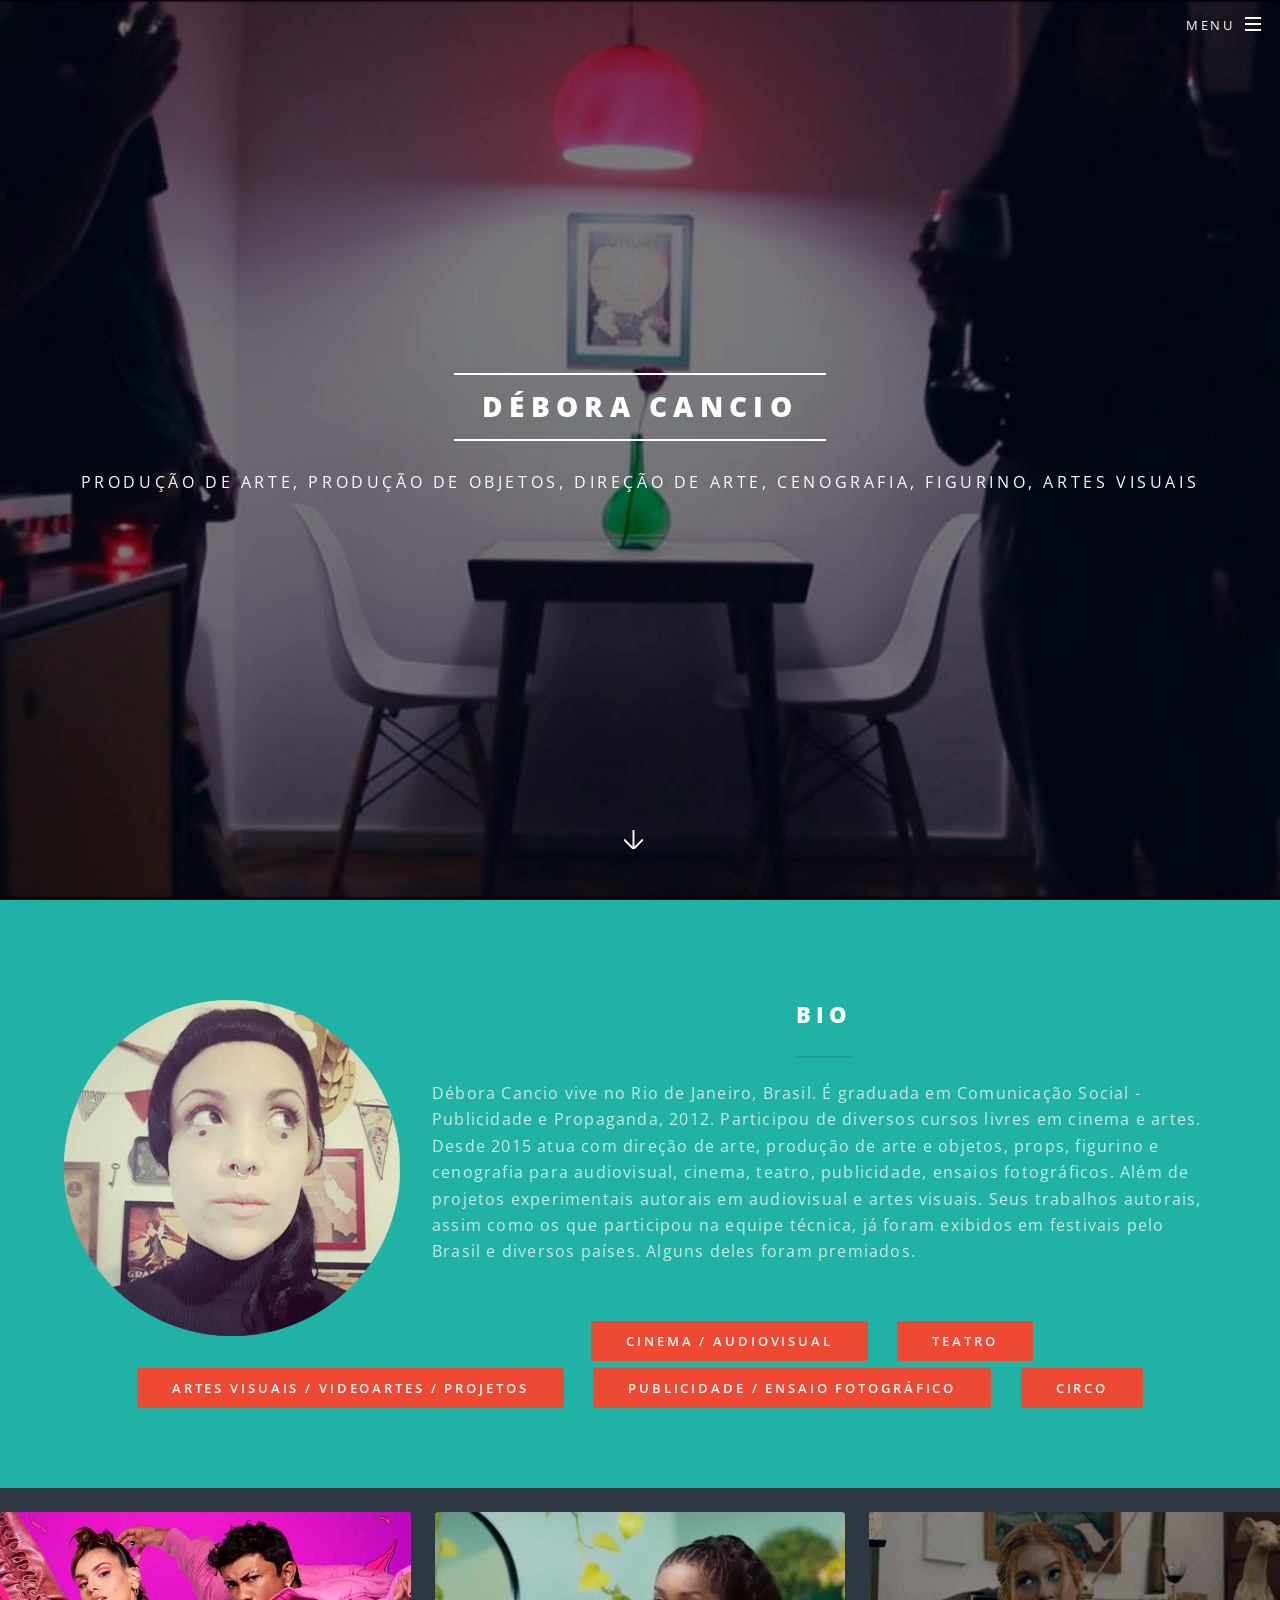
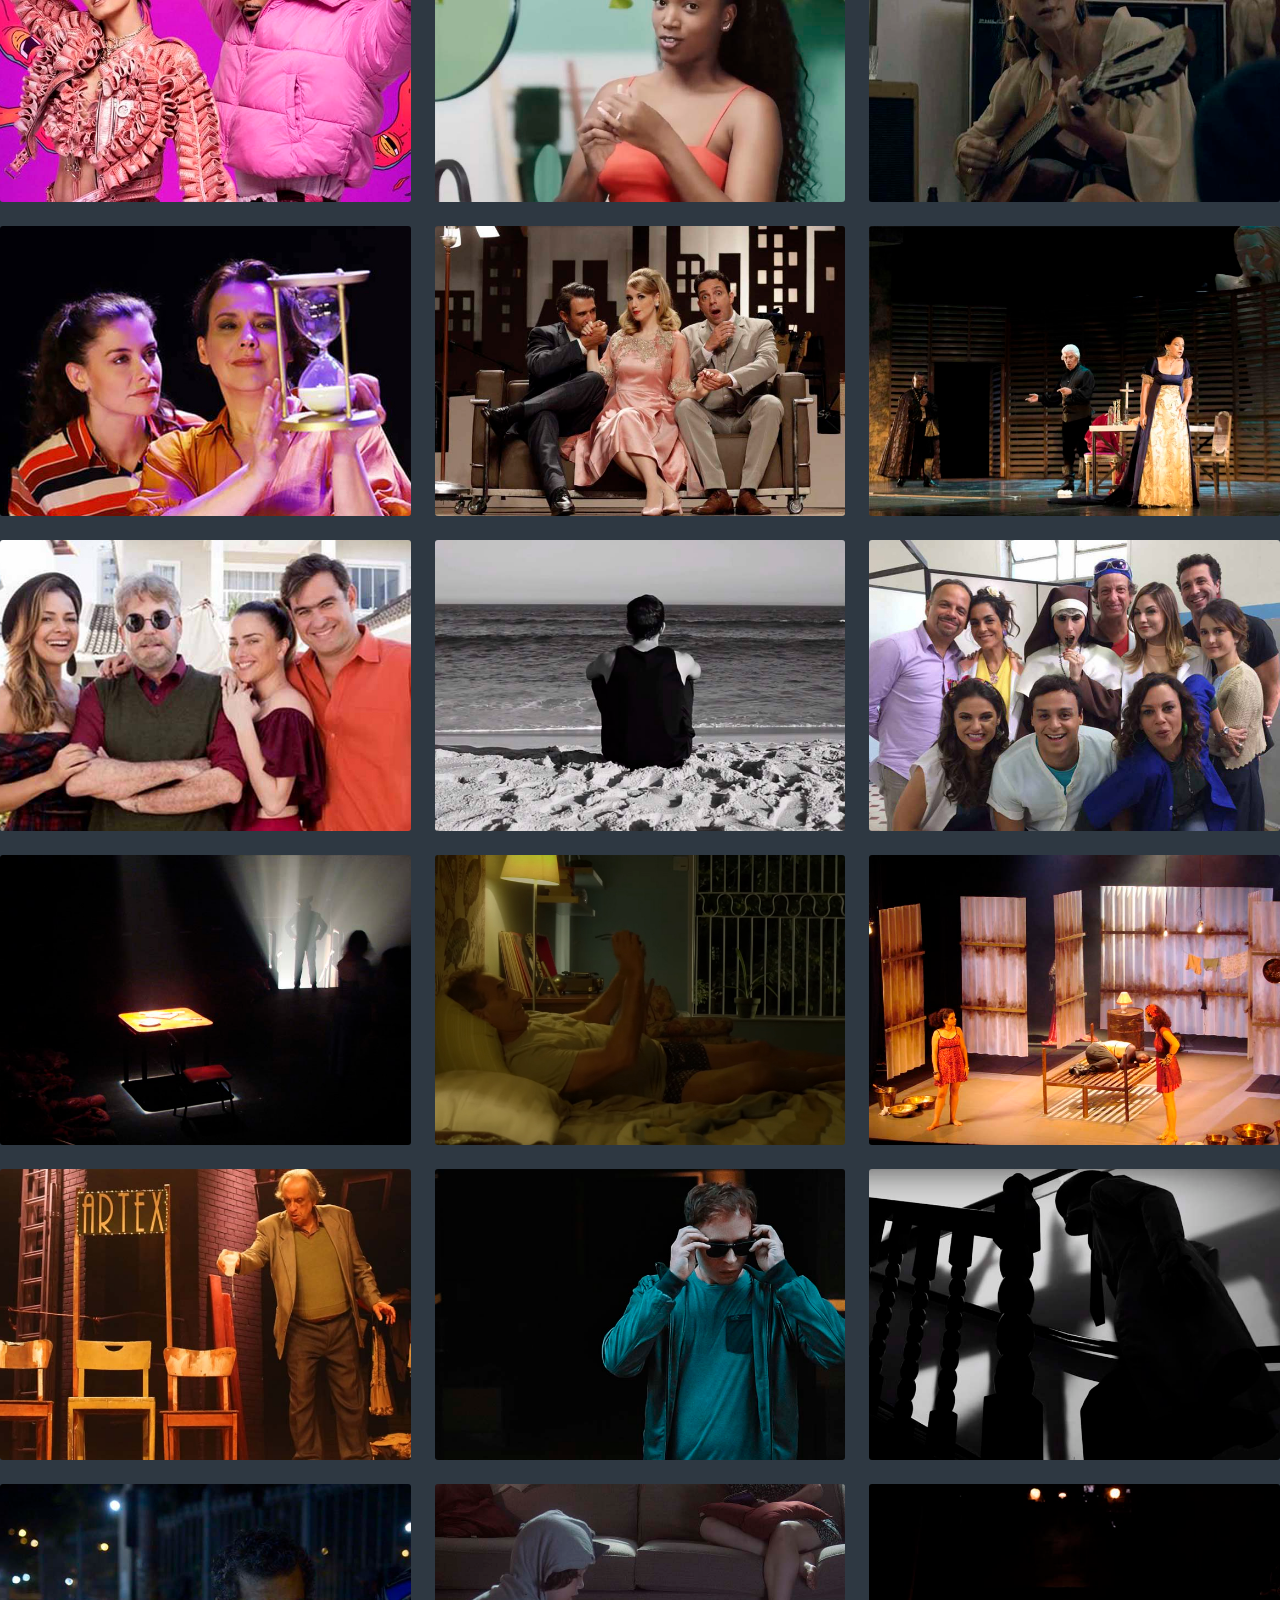
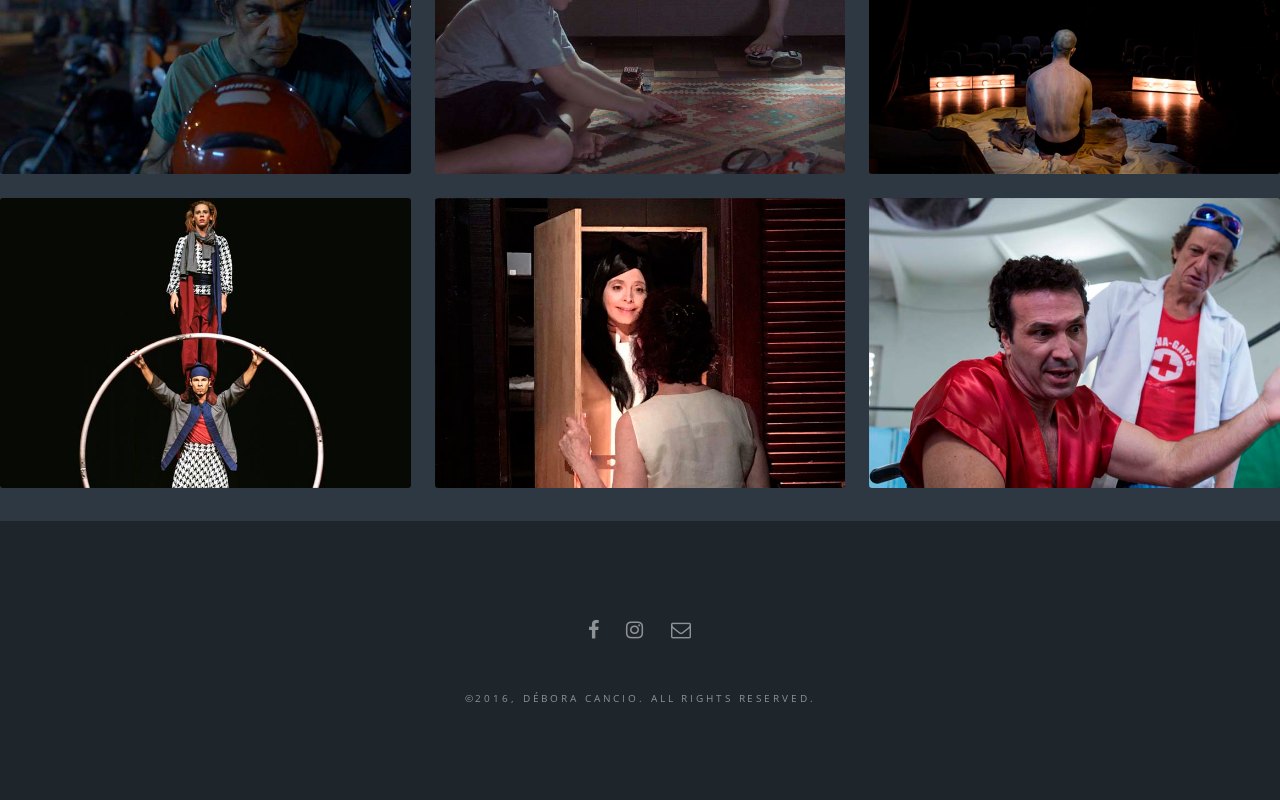
<file: index.html>
﻿<!DOCTYPE HTML>
<!--
	Spectral by HTML5 UP
	html5up.net | @ajlkn
	Free for personal and commercial use under the CCA 3.0 license (html5up.net/license)
-->
<html>
<head>
    <title>Portfólio - Débora Cancio</title>
<meta name="keywords" content="direção de arte, figurino, cenografia, figurinista, cenografa, diretora de arte, figurinista rio de janeiro, cinema, teatro, audiovisual, direção de arte rio de janeiro, cenografia rio de janeiro, figurino rio de janeiro, produção audiovisual, produção de figurino, adereços, figurinos e adereços, direção de arte e figurino, rj, rio, figurino rj, direção de arte curta metragem, curta metragem figurino, figurinista longa, figurinista filmes rio de janeiro, cenografia e figurino teatro, teatro rio de janeiro, cenografia brasil rj, espetaculo rj, video clipe, clipe, figurinista videoclipe, direção de arte videoclipe, circo, dança, figurino circo, cenografia circo, figurino de dança contemporânea ">
    <meta http-equiv="Content-Type" content="text/html; charset=UTF-8" />
    <meta name="viewport" content="width=device-width, initial-scale=1" />
    <!--[if lte IE 8]><script src="assets/js/ie/html5shiv.js"></script><![endif]-->
    <link rel="stylesheet" href="assets/css/main.css" />
    <!--[if lte IE 8]><link rel="stylesheet" href="assets/css/ie8.css" /><![endif]-->
    <!--[if lte IE 9]><link rel="stylesheet" href="assets/css/ie9.css" /><![endif]-->

<script>
  (function(i,s,o,g,r,a,m){i['GoogleAnalyticsObject']=r;i[r]=i[r]||function(){
  (i[r].q=i[r].q||[]).push(arguments)},i[r].l=1*new Date();a=s.createElement(o),
  m=s.getElementsByTagName(o)[0];a.async=1;a.src=g;m.parentNode.insertBefore(a,m)
  })(window,document,'script','https://www.google-analytics.com/analytics.js','ga');

  ga('create', 'UA-82999401-1', 'auto');
  ga('send', 'pageview');

</script>
</head>
<body class="landing">
    <!-- Page Wrapper -->
    <div id="page-wrapper">
        <!-- Header -->
        <header id="header" class="alt">
						<h1><a href="index.html">Débora Cancio</a></h1>
						<nav id="nav">
							<ul>
								<li class="special">
									<a href="#menu" class="menuToggle"><span>Menu</span></a>
									<div id="menu">
										<ul>
											<li><a href="index.html">Home</a></li>
											<li><a href="audiovisual.html">Cinema / Audiovisual</a></li>
<li><a href="teatro.html">Teatro</a></li>											
<li><a href="circo.html">Circo</a></li>
<li><a href="artesvisuais-projetos.html">Artes Visuais / Projetos</a></li>
											<li><a href="ensaio-foto-publicidade.html"> Publicidade / Ensaio Fotográfico  </a></li>

											
											
											<li><a href="contato.html">Contato</a></li>
									</div>
								</li>
							</ul>
						</nav>
					</header>
        <!-- Banner -->
        <section id="banner">
						<div class="inner">
							<h2>Débora Cancio</h2>
							<p>PRODUÇÃO DE ARTE, PRODUÇÃO DE OBJETOS, DIREÇÃO DE ARTE, CENOGRAFIA, FIGURINO, ARTES VISUAIS<br /></p>
							
						</div>
						<a href="#one" class="more scrolly"></a>
					</section>
        <!-- One -->
        <section id="one" class="wrapper style1 special">
						<div class="inner">
							<header class="major">
								<h2>Bio</h2>
								<span class="image left"><img src="images/debora-1.png" alt=""></span>
								
								<p style="text-align:left">Débora Cancio vive no Rio de Janeiro, Brasil.
É graduada em Comunicação Social - Publicidade e Propaganda, 2012.
Participou de diversos cursos livres em cinema e artes.
Desde 2015 atua com direção de arte, produção de arte e objetos, props, figurino e cenografia para audiovisual, cinema, teatro, publicidade, ensaios fotográficos. Além de projetos experimentais autorais em audiovisual e artes visuais. Seus trabalhos autorais, assim como os que participou na equipe técnica, já foram exibidos em festivais pelo Brasil e diversos países. Alguns deles foram premiados. </p>
							</header>
							<ul class="actions">
										
							  
    <li><a href="audiovisual.html" class="button special">Cinema / Audiovisual</a></li>
	<li><a href="teatro.html" class="button special">Teatro</a></li>
	<li><a href="artesvisuais-projetos.html" class="button special">Artes Visuais / videoartes / Projetos </a></li>
	<li><a href="ensaio-foto-publicidade.html" class="button special">Publicidade / Ensaio Fotográfico</a></li>
	<li><a href="circo.html" class="button special">Circo</a></li>
	
									</ul>
						</div>
		</section>
        <!-- Two -->
        <section id="two" class="wrapper alt style2">
						<div class="box alt">
										<div class="row uniform 30%">
											
											<div class="4u"><span class="image fit"><a href="ensaio-foto-publicidade.html#mtv"><img title="Mtv Miaw" src="images/12.jpg" alt="" /></a></span></div>
											
											<div class="4u"><span class="image fit"><a href="ensaio-foto-publicidade.html#garnier"><img title="" src="images/13.jpg" alt="" /></a></span></div>
											
											<div class="4u"><span class="image fit"><a href="audiovisual.html#rioconnection"><img title="Imagem de divulgação GloboPlay" src="images/globoplay-rio-connection.jpg" alt="" /></a></span></div>
											
											<div class="4u"><span class="image fit"><a href="teatro.html#relampago"><img title="Foto: Guga Melgar" src="images/relampago-index.jpg" alt="" /></a></span></div>
										     <div class="4u"><span class="image fit"><a href="teatro.html#apartamento"><img title="Foto: Agência Globo" alt="Foto: Agência Globo" src="images/se-meu-apartamento-falasse.jpg" alt="" /></a></span></div>
										    <div class="4u"><span class="image fit"><a href="teatro.html#tosca"><img title="Foto: Júlia Rónai" alt="Foto: Júlia Rónai" src="images/tosca-12.jpg" alt="" /></a></span></div>
											<div class="4u"><span class="image fit"><a href="audiovisual.html#amelio"><img src="images/amelio-index.jpg" alt="" /></a></span></div>
									

<div class="4u"><span class="image fit"><a href="audiovisual.html#imersao"><img src="images/8.jpg" alt="" /></a></span></div>
											<div class="4u"><span class="image fit"><a href="audiovisual.html#alaleste"><img src="images/alaleste-index.jpg" alt="" /></a></span></div>
											<div class="4u"><span class="image fit"><a href="teatro.html#vil"> <img src="images/1.jpg" alt="" /></a></span></div>

<div class="4u"><span class="image fit"><a href="audiovisual.html#tropical"><img src="images/tropical.jpg" alt="" /></a></span></div>

											<div class="4u"><span class="image fit"><a href="teatro.html#abajur"><img src="images/2.jpg" alt="" /></a></span></div>
											<div class="4u"><span class="image fit"><a href="teatro.html#fantasma"><img src="images/9.jpg" alt="" /></a></span></div>
											<div class="4u"><span class="image fit"><a href="audiovisual.html#esquina"><img src="images/4.jpg" alt="" /></a></span></div>
											<div class="4u"><span class="image fit"><a href="audiovisual.html#falling"><img src="images/5.jpg" alt="" /></a></span></div>
											<div class="4u"><span class="image fit"><a href="audiovisual.html#desativado"><img src="images/6.jpg" alt="" /></a></span></div>
											<div class="4u"><span class="image fit"><a href="audiovisual.html#casa"><img src="images/7.jpg" alt="" /></a></span></div>
											<div class="4u"><span class="image fit"><a href="audiovisual.html#thebeckettclub"><img title="Foto: Carla Alves" src="images/thebeckettclub.jpg" alt="" /></a></span></div>
											
											<div class="4u"><span class="image fit"><a href="circo.html#mandala"><img title="Foto: Micael Bergamaschi" src="images/10.jpg" alt="" /></a></span></div>
											<div class="4u"><span class="image fit"><a href="audiovisual.html#caixao"><img src="images/11.jpg" alt="" /></a></span></div>
											
												
												
													<div class="4u"><span class="image fit"><a href="audiovisual.html#alaleste"><img src="images/3.jpg" alt="" /></a></span></div>
												
											
										
											
										</div>
									</div>
					</section>
        <!-- Three -->
       
        <!-- CTA -->
        <!--	<section id="cta" class="wrapper style4">
						<div class="inner">
							<header>
								<h2>Arcue ut vel commodo</h2>
								<p>Aliquam ut ex ut augue consectetur interdum endrerit imperdiet amet eleifend fringilla.</p>
							</header>
							<ul class="actions vertical">
								<li><a href="#" class="button fit special">Activate</a></li>
								<li><a href="#" class="button fit">Learn More</a></li>
							</ul>
						</div>
					</section>-->
        <!-- Footer -->
        <footer id="footer">
						<ul class="icons">
							
							<li><a target="_blank" href="https://www.facebook.com/debora.cancio" class="icon fa-facebook"><span class="label">Facebook</span></a></li>
							<li><a  target="_blank" href="https://www.instagram.com/debbiecancio/" class="icon fa-instagram"><span class="label">Instagram</span></a></li>
							
							<li><a href="contato.html" class="icon fa-envelope-o"><span class="label">Email</span></a></li>
						</ul>
						<ul class="copyright">
							<li style="font-size:10px">&copy;2016, Débora Cancio. All Rights Reserved. </li>
						</ul>
					</footer>
    </div>
    <!-- Scripts -->

    <script src="assets/js/jquery.min.js"></script>

    <script src="assets/js/jquery.scrollex.min.js"></script>

    <script src="assets/js/jquery.scrolly.min.js"></script>

    <script src="assets/js/skel.min.js"></script>

    <script src="assets/js/util.js"></script>

    <!--[if lte IE 8]><script src="assets/js/ie/respond.min.js"></script><![endif]-->

    <script src="assets/js/main.js"></script>

</body>
</html>
</file>
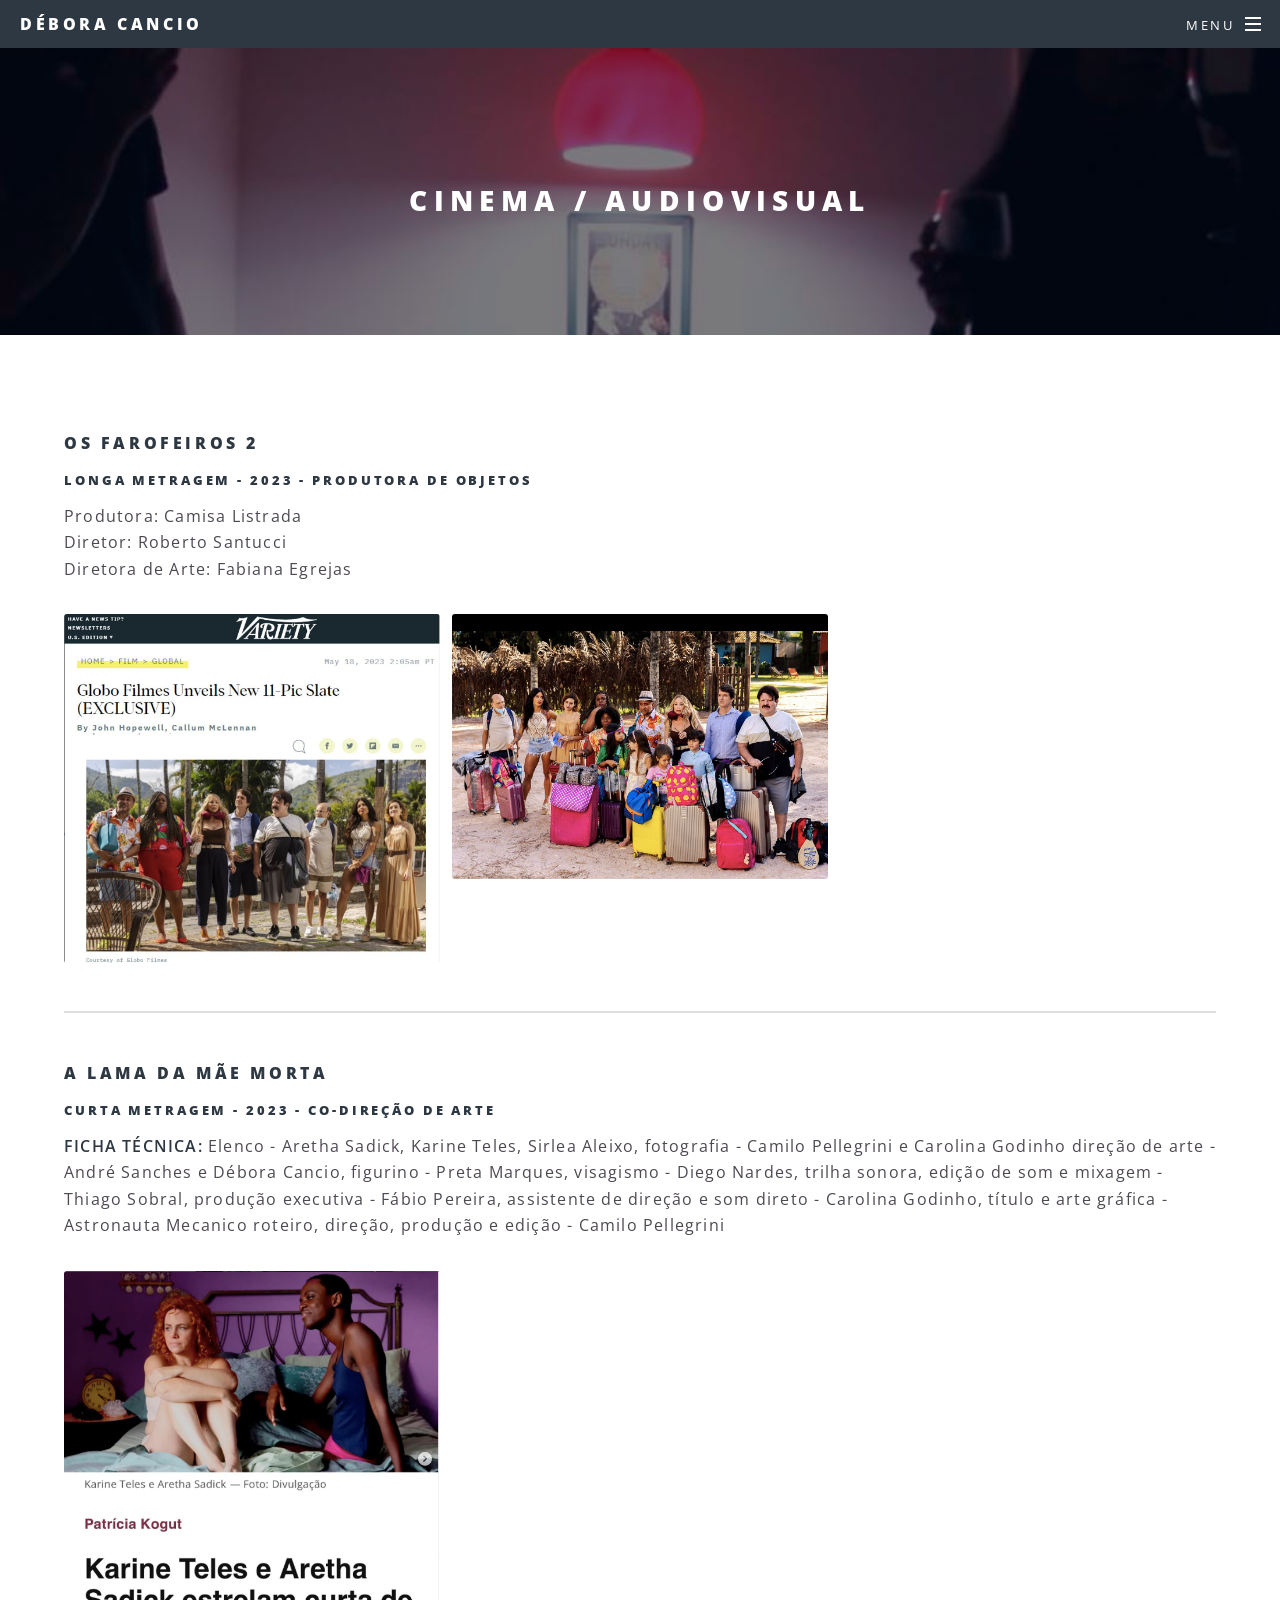
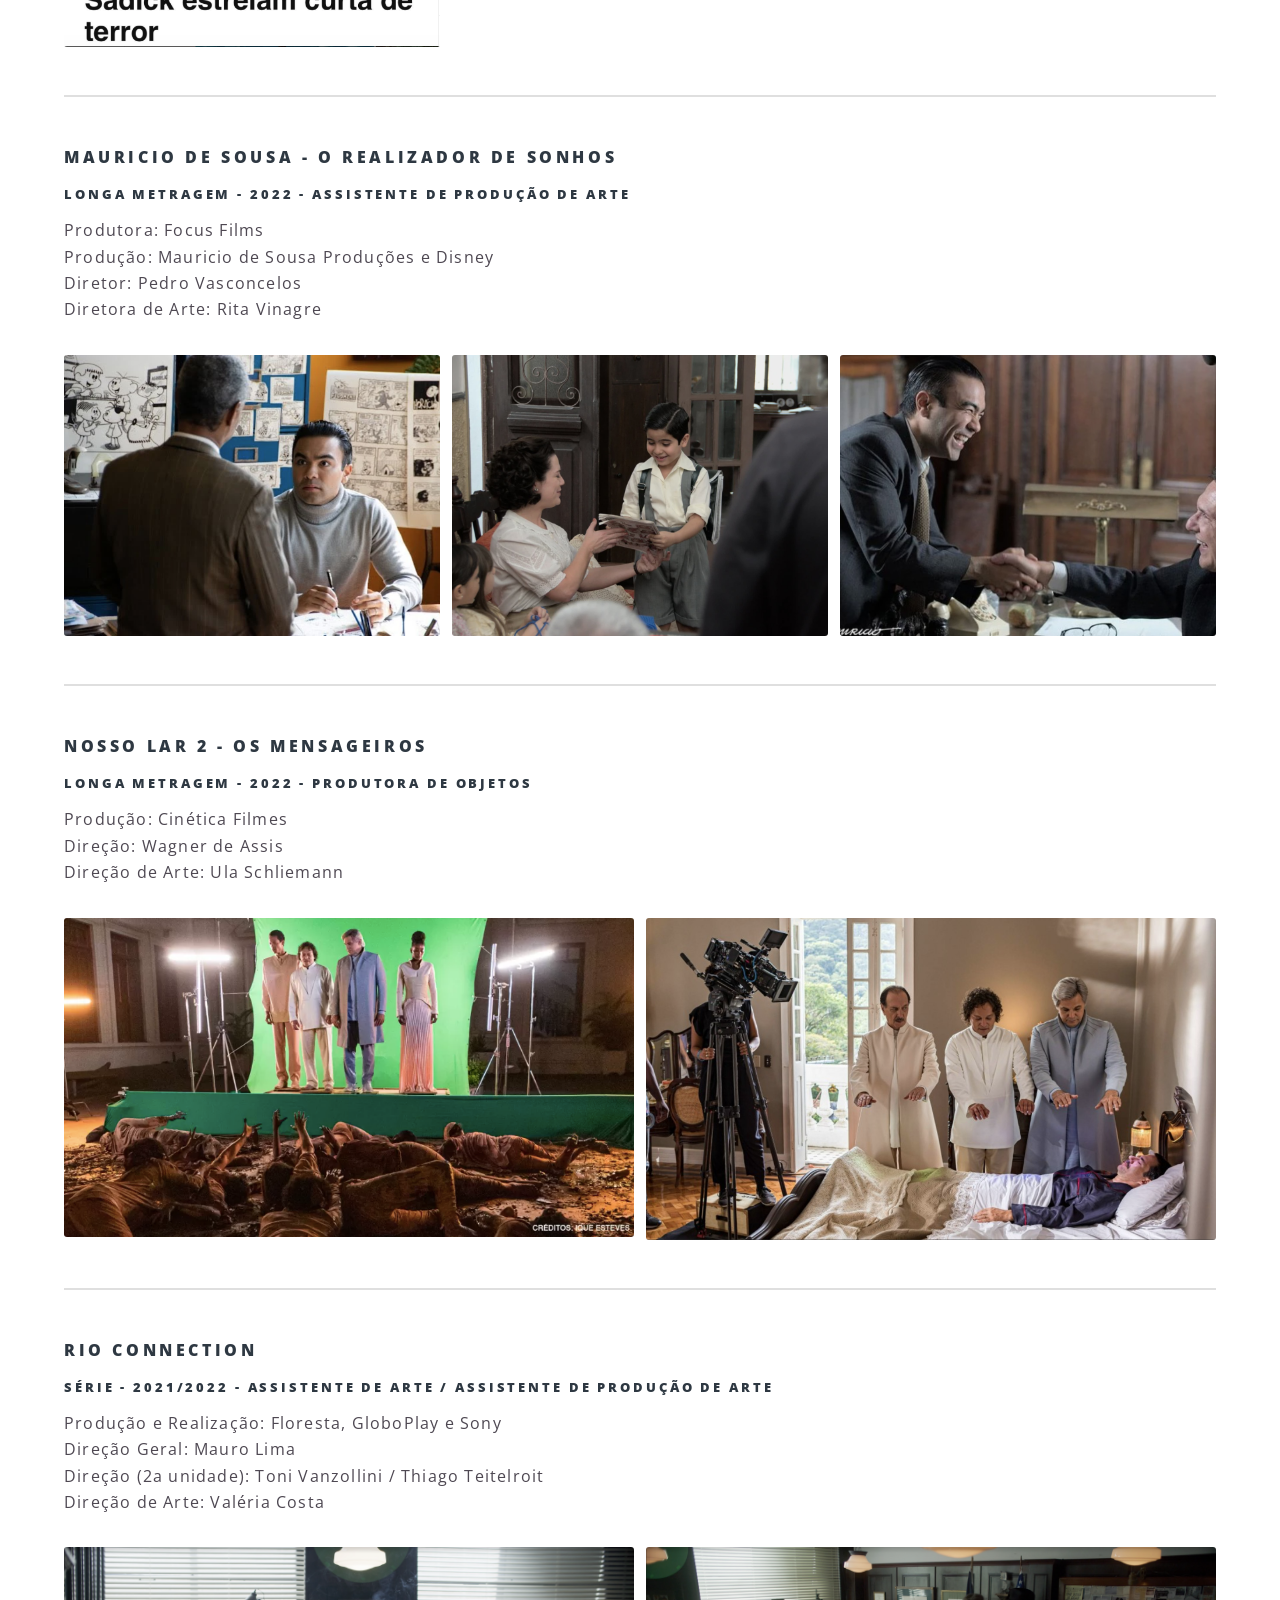
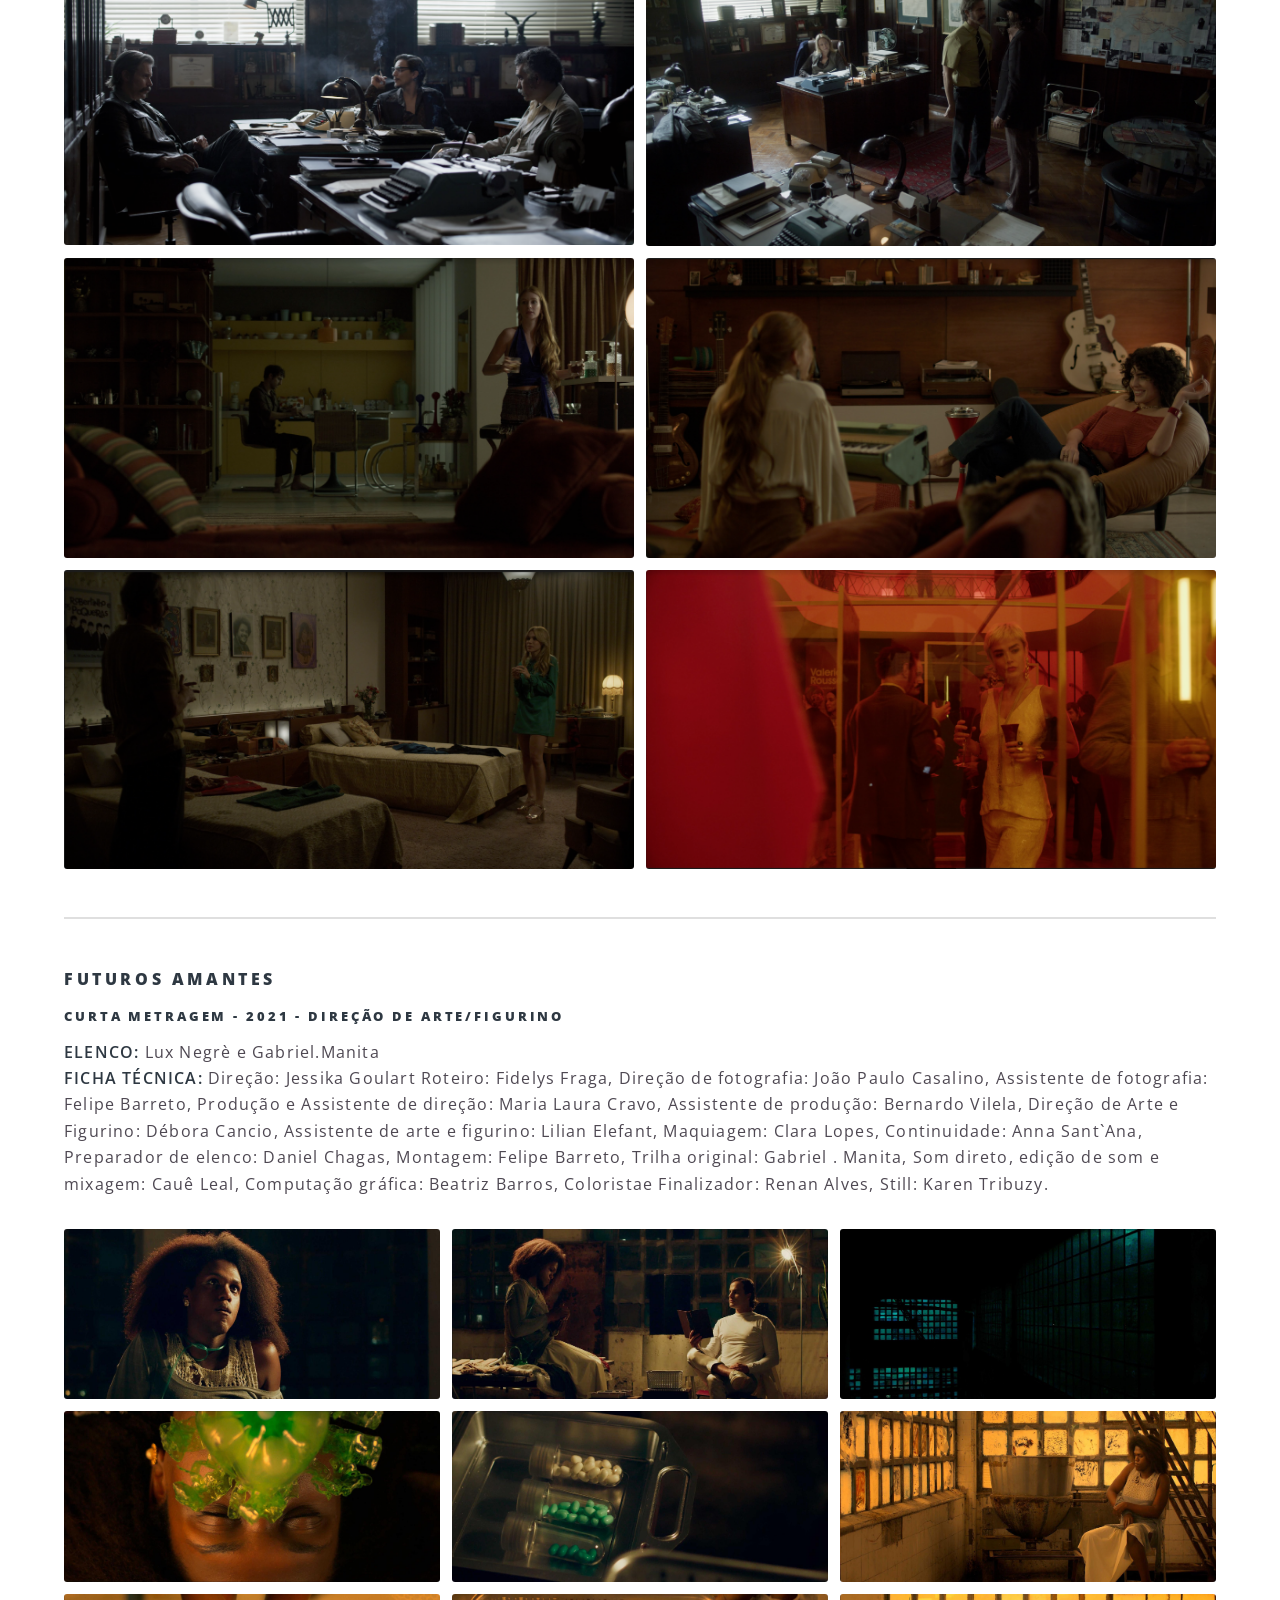
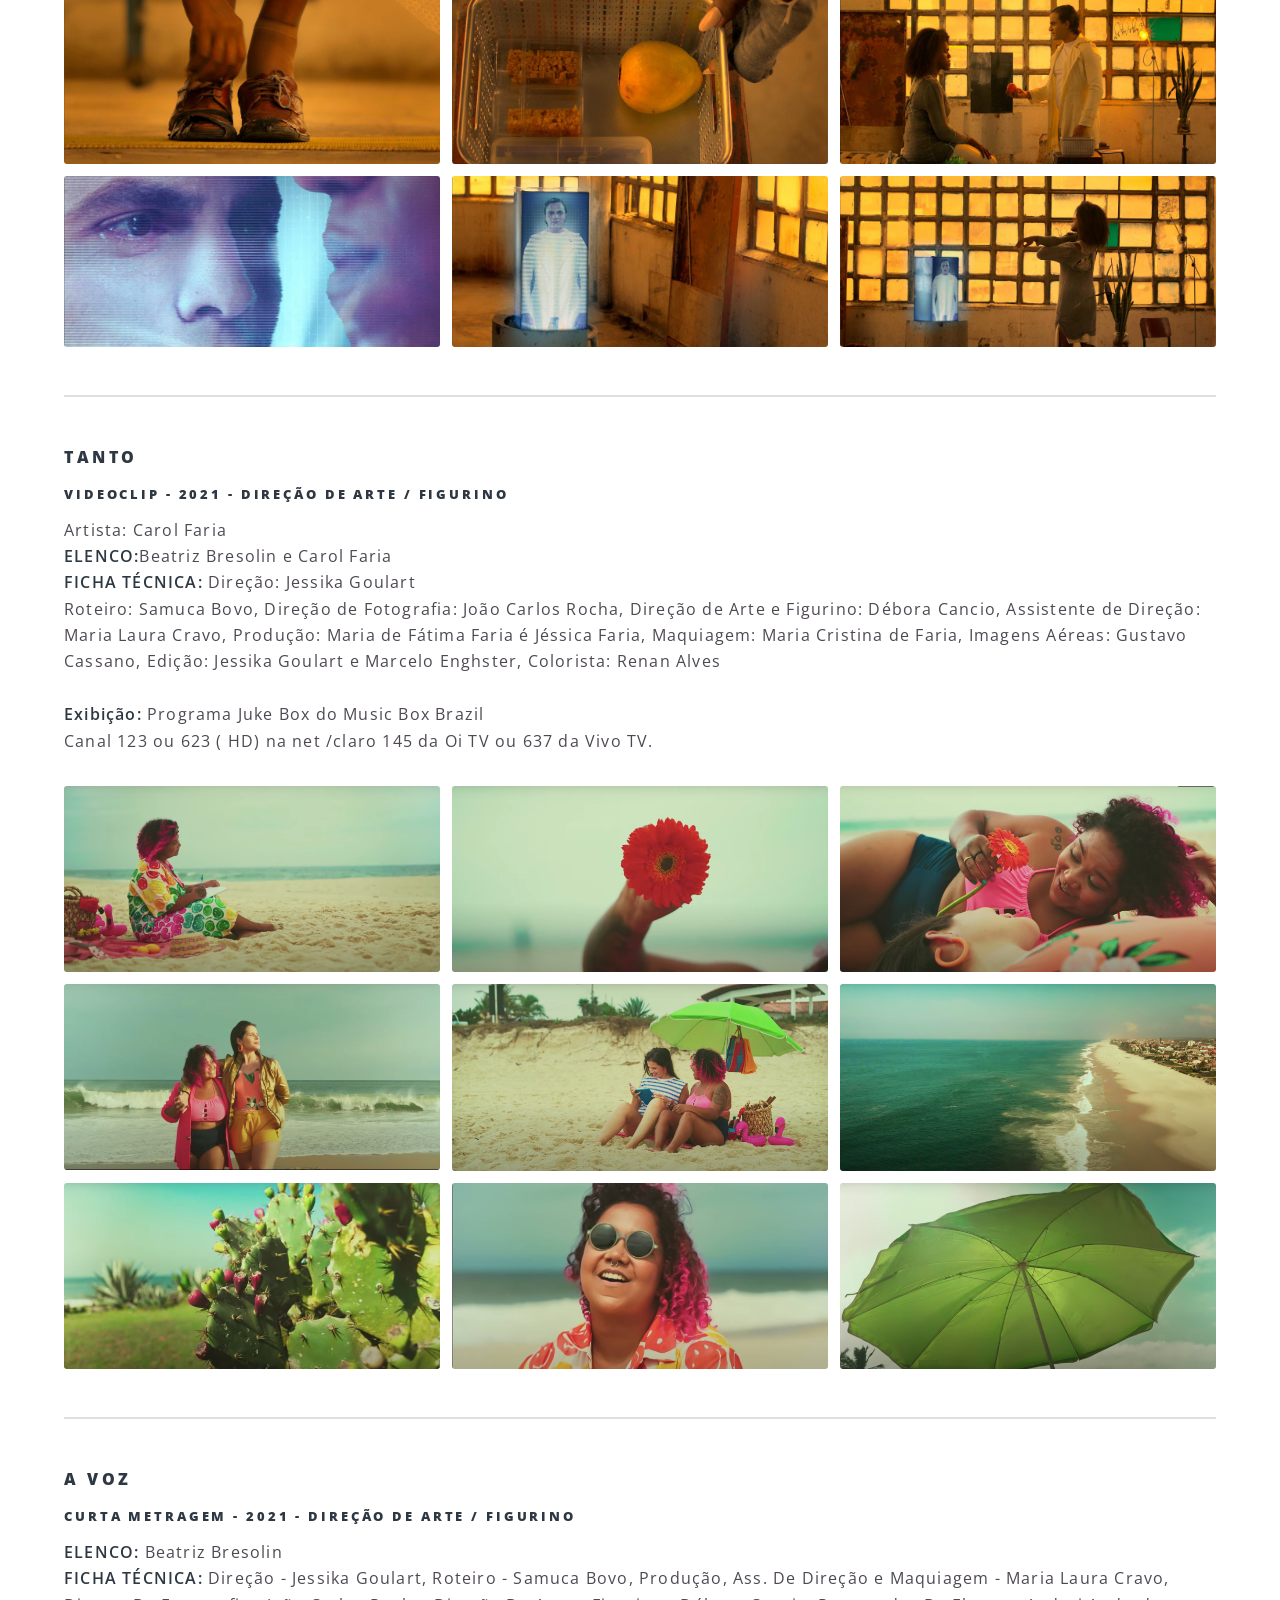
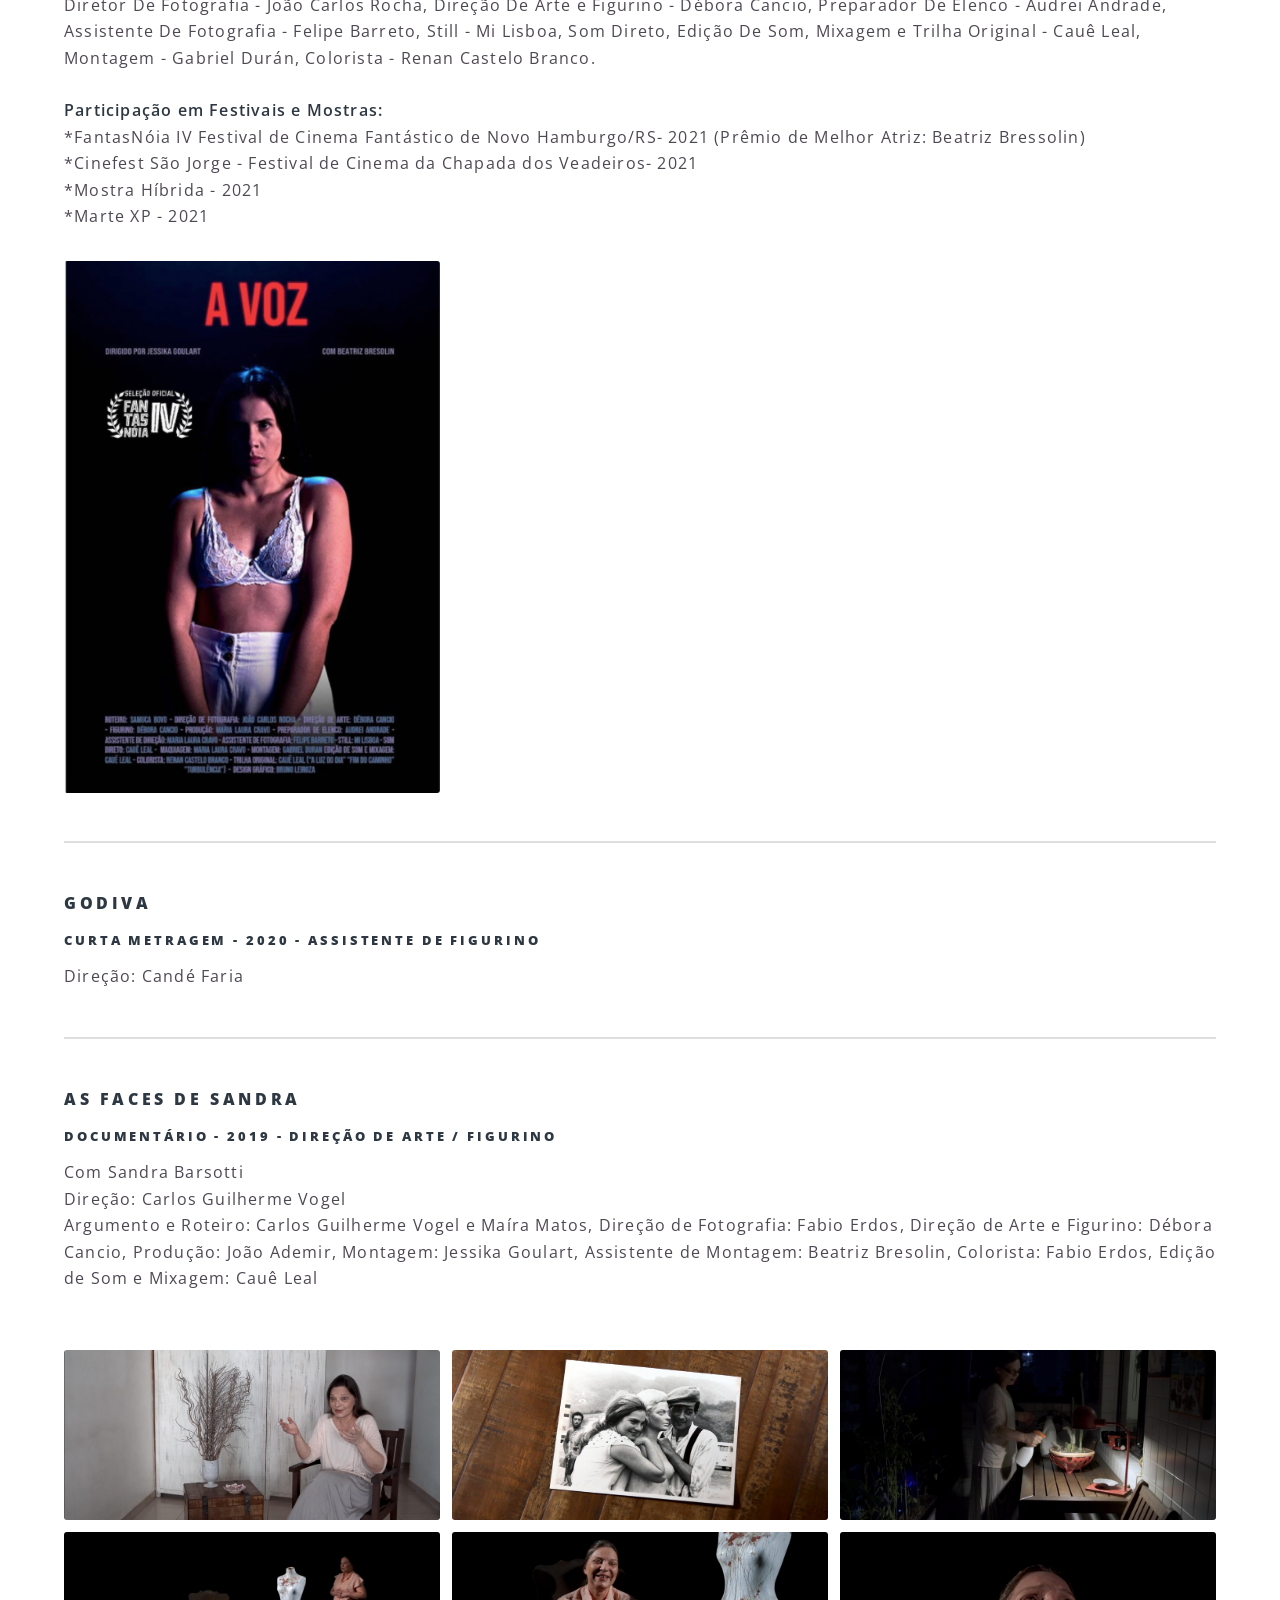
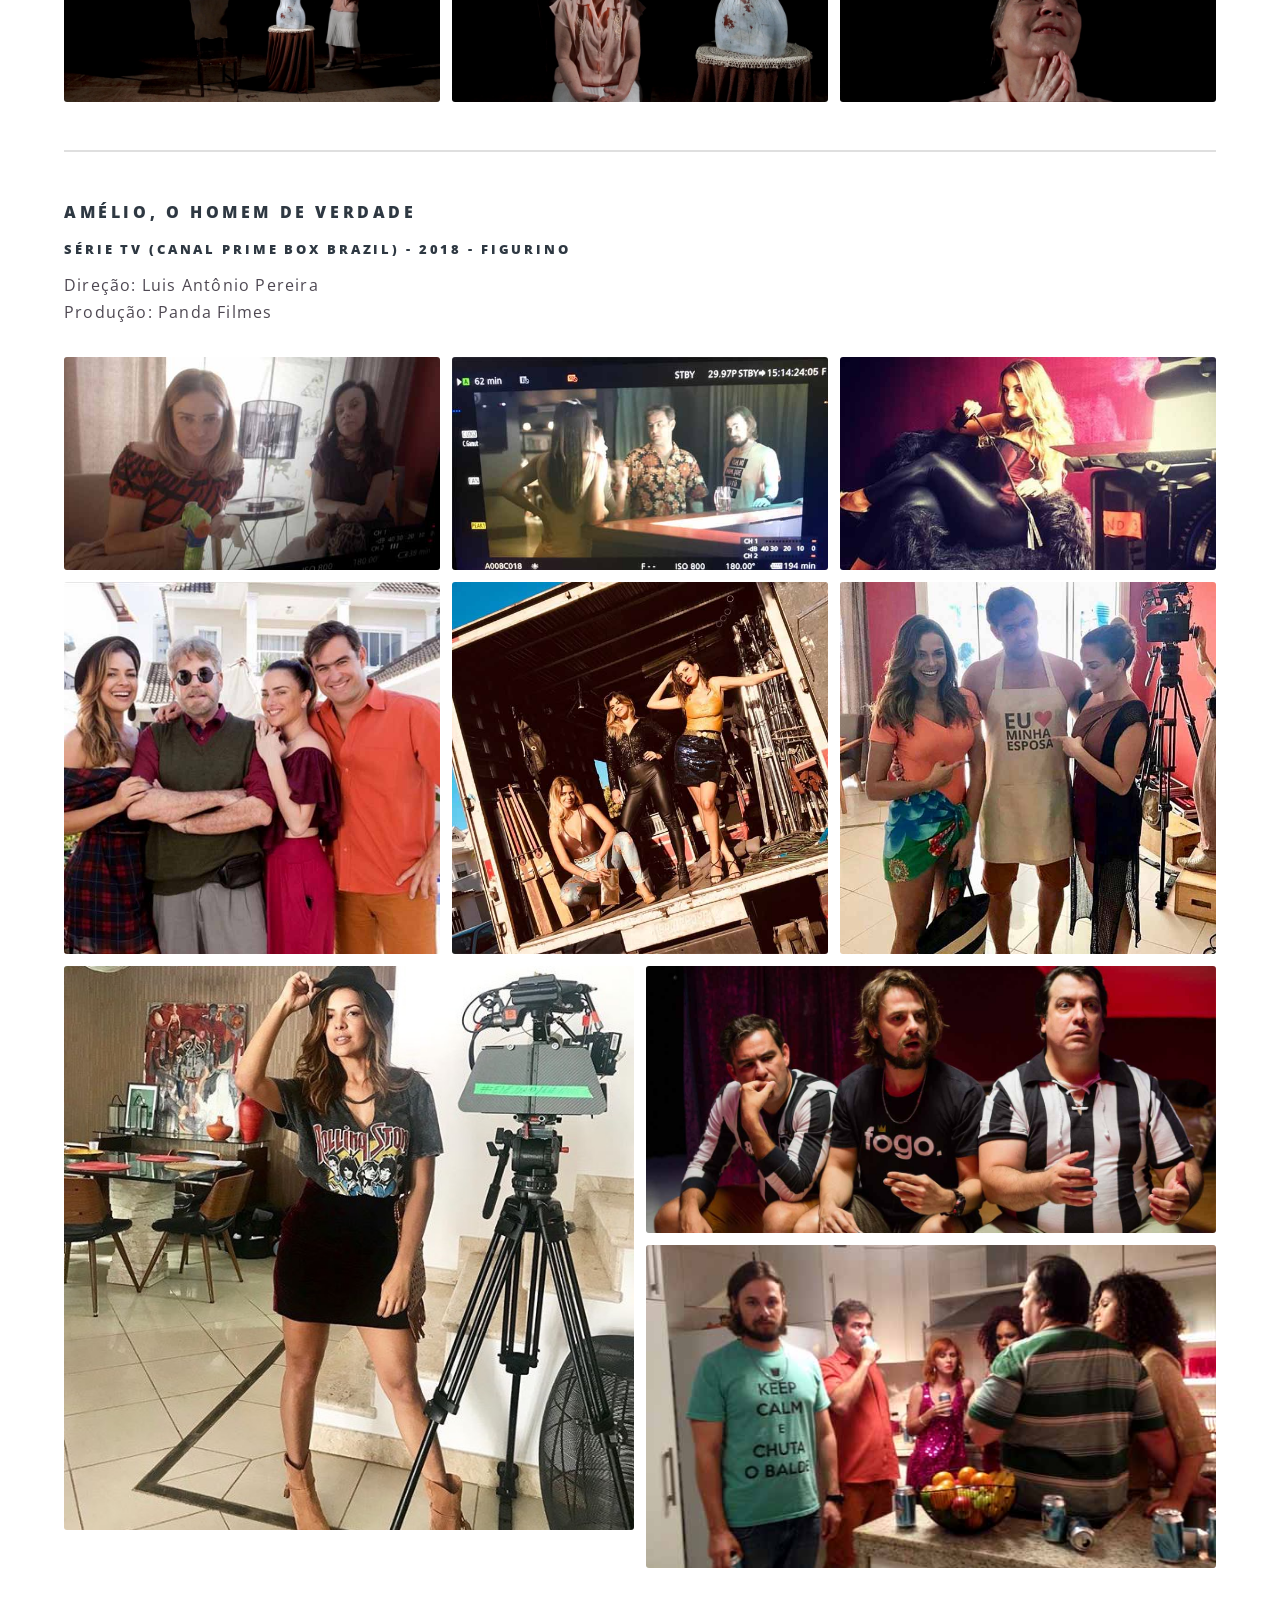
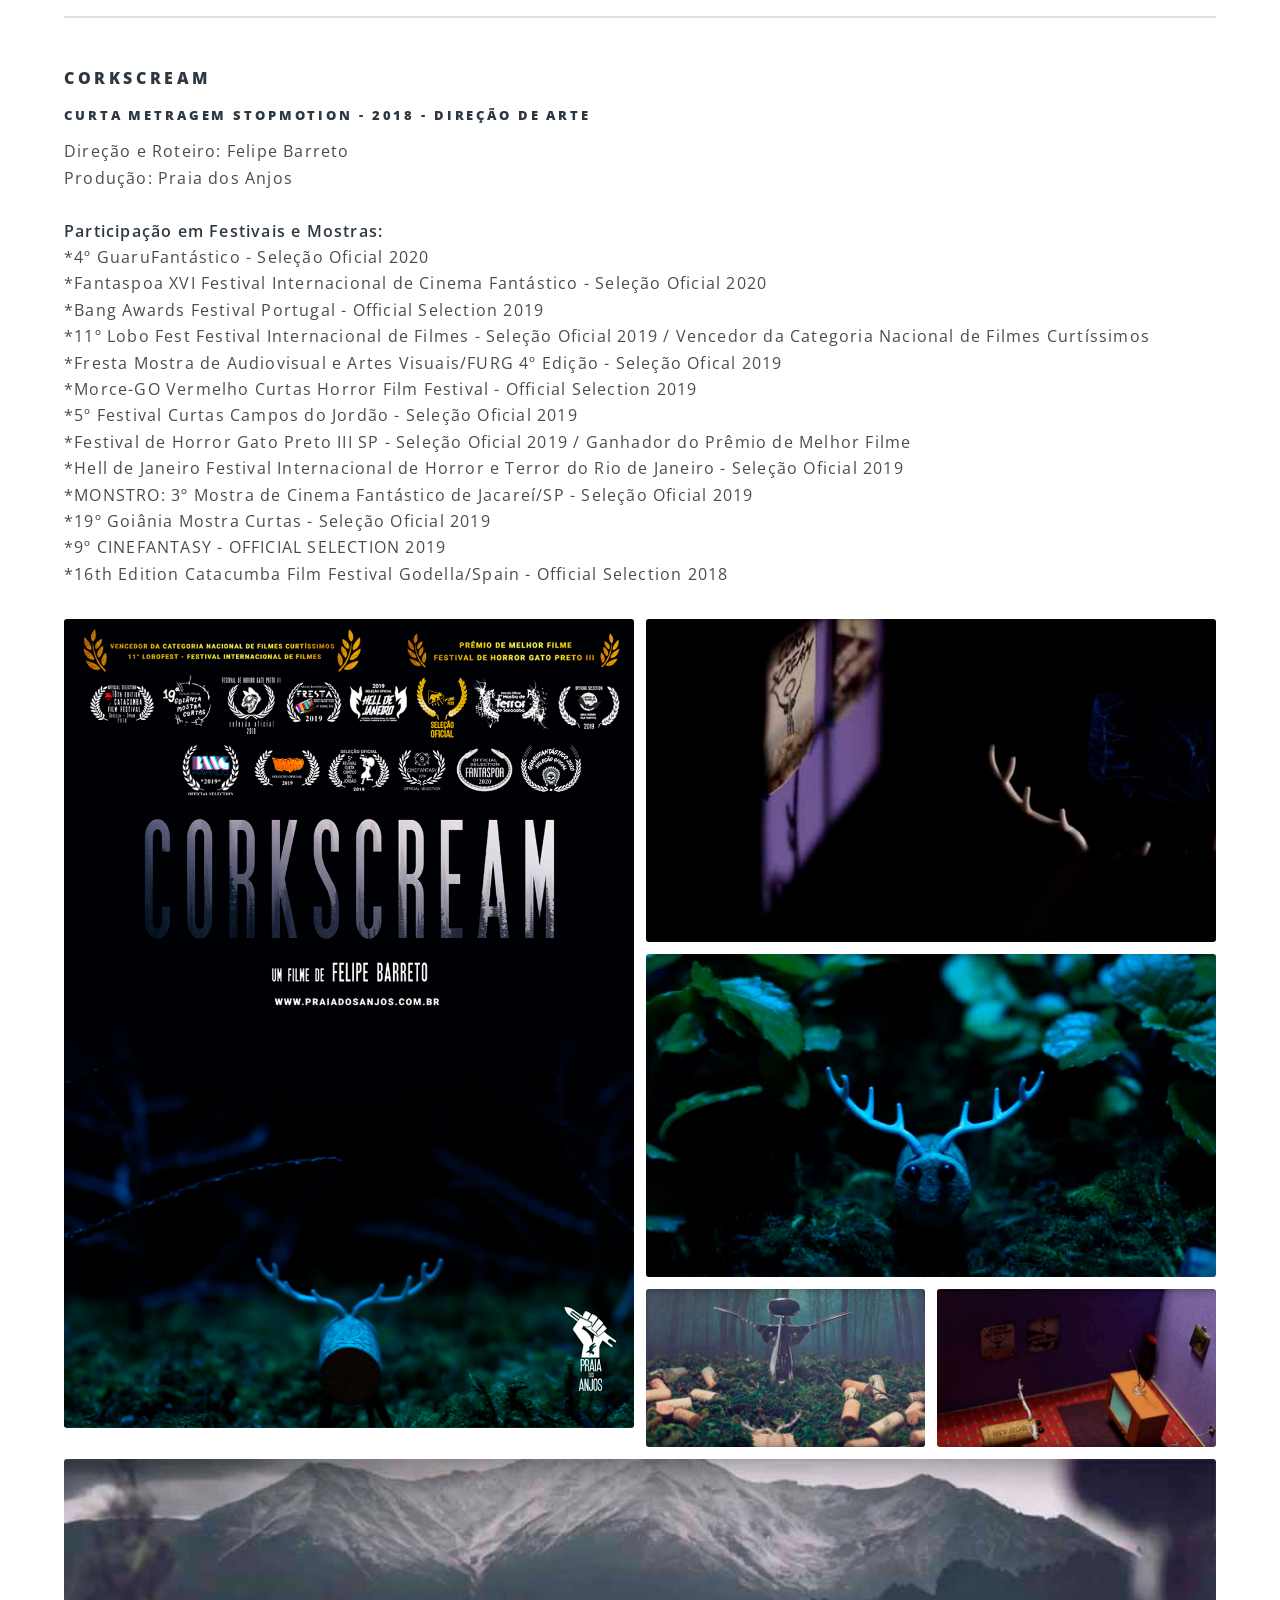
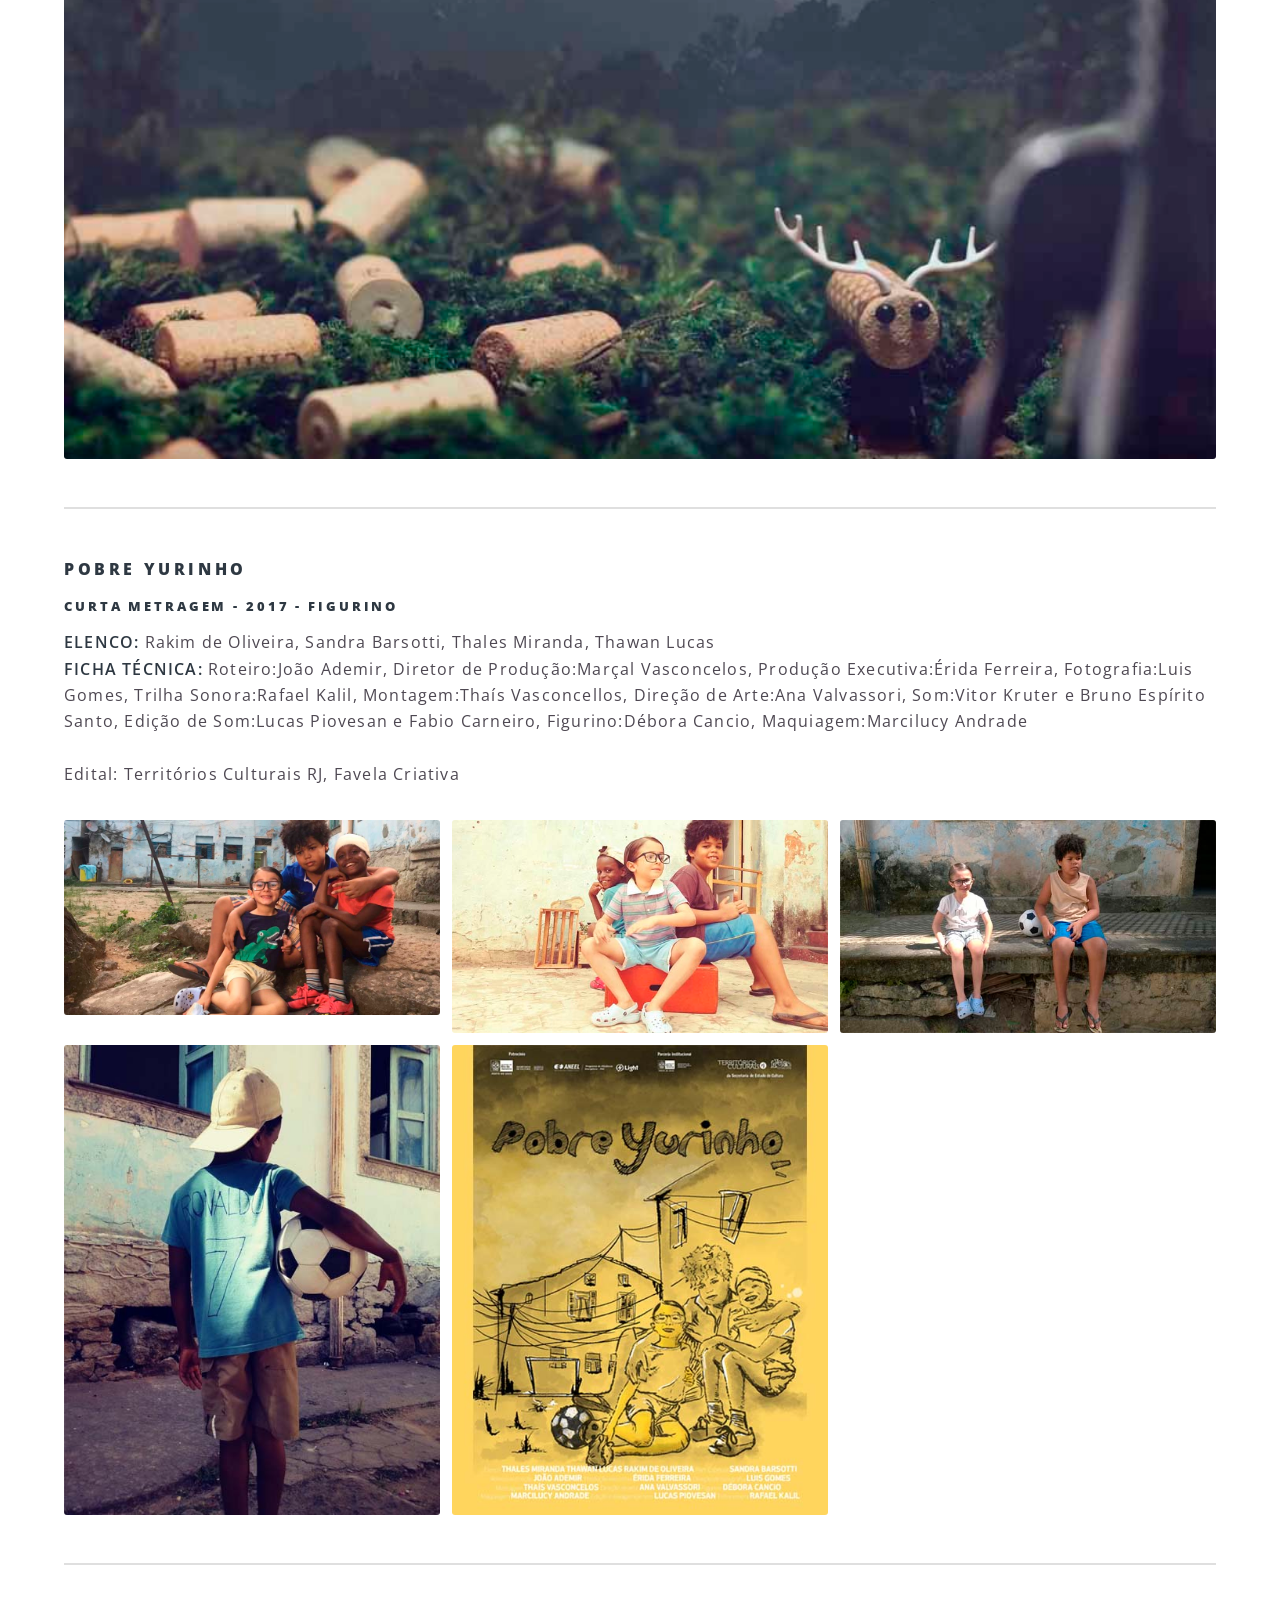
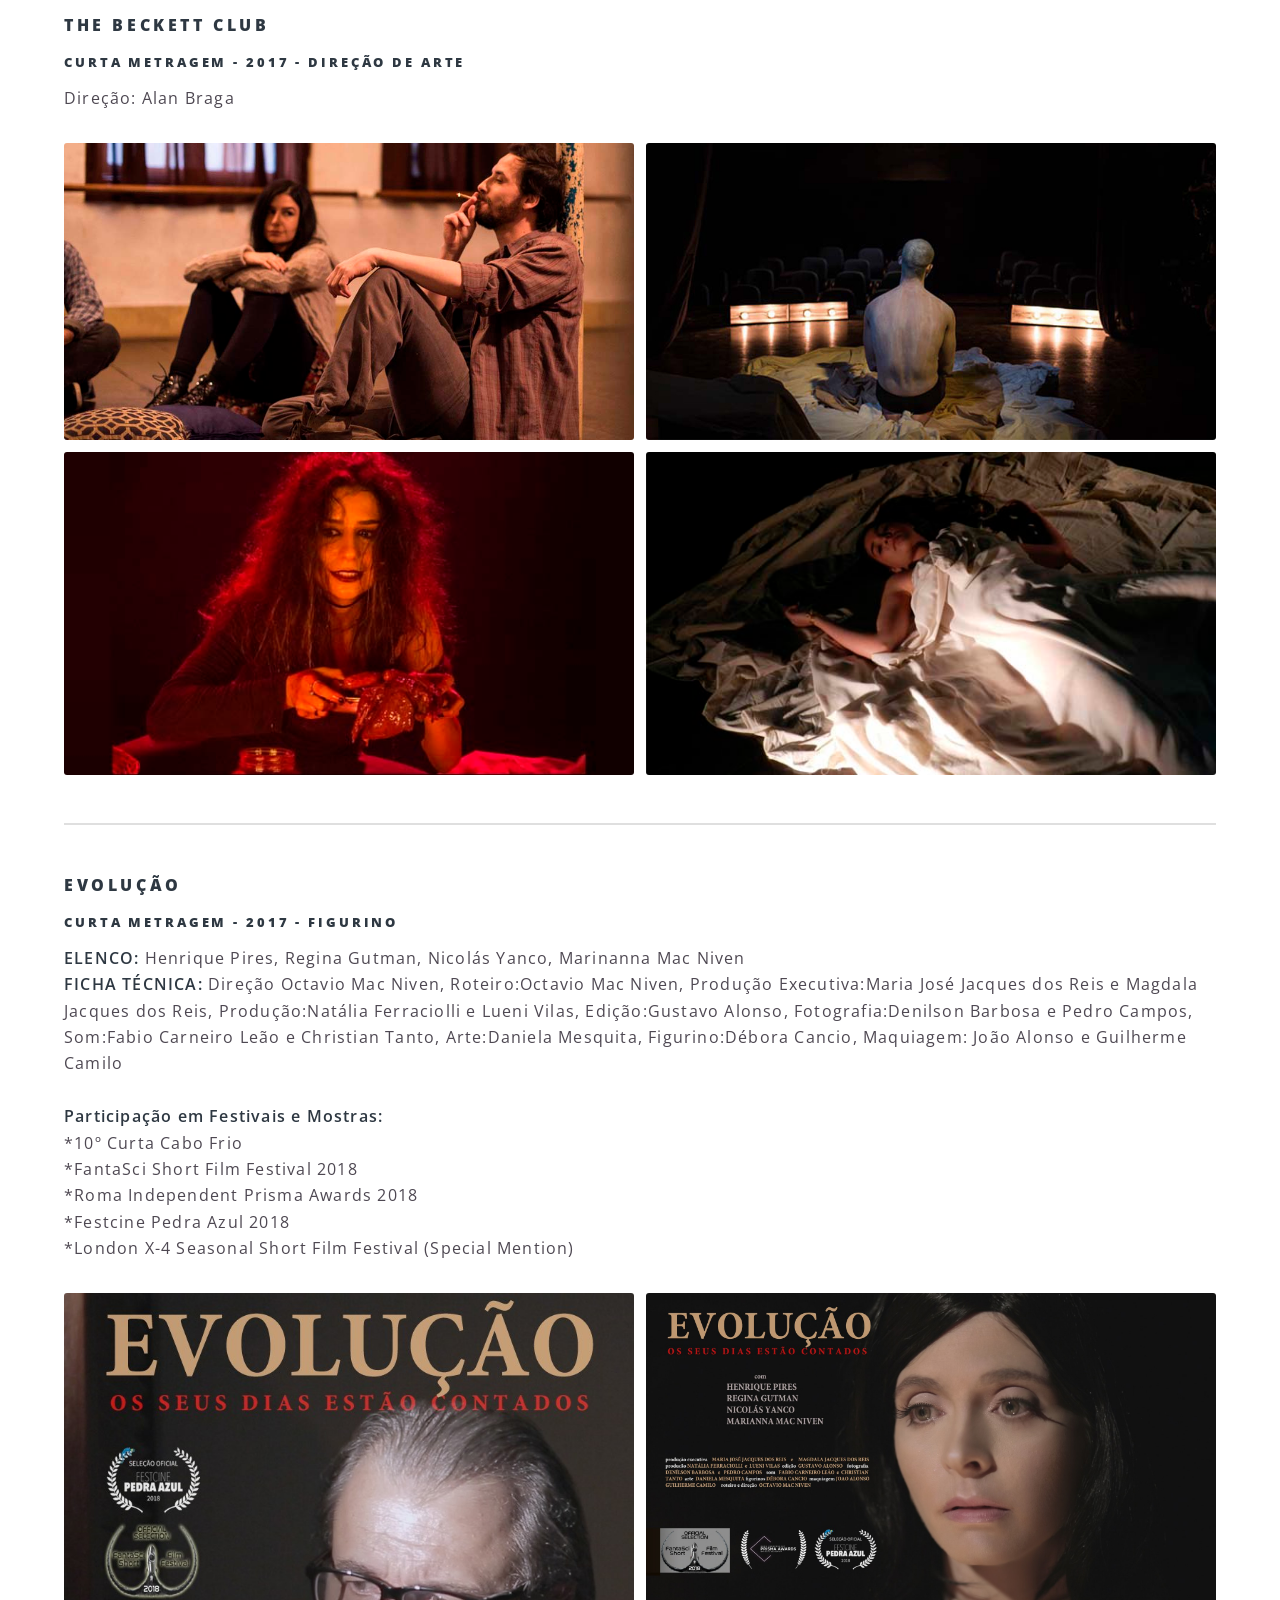
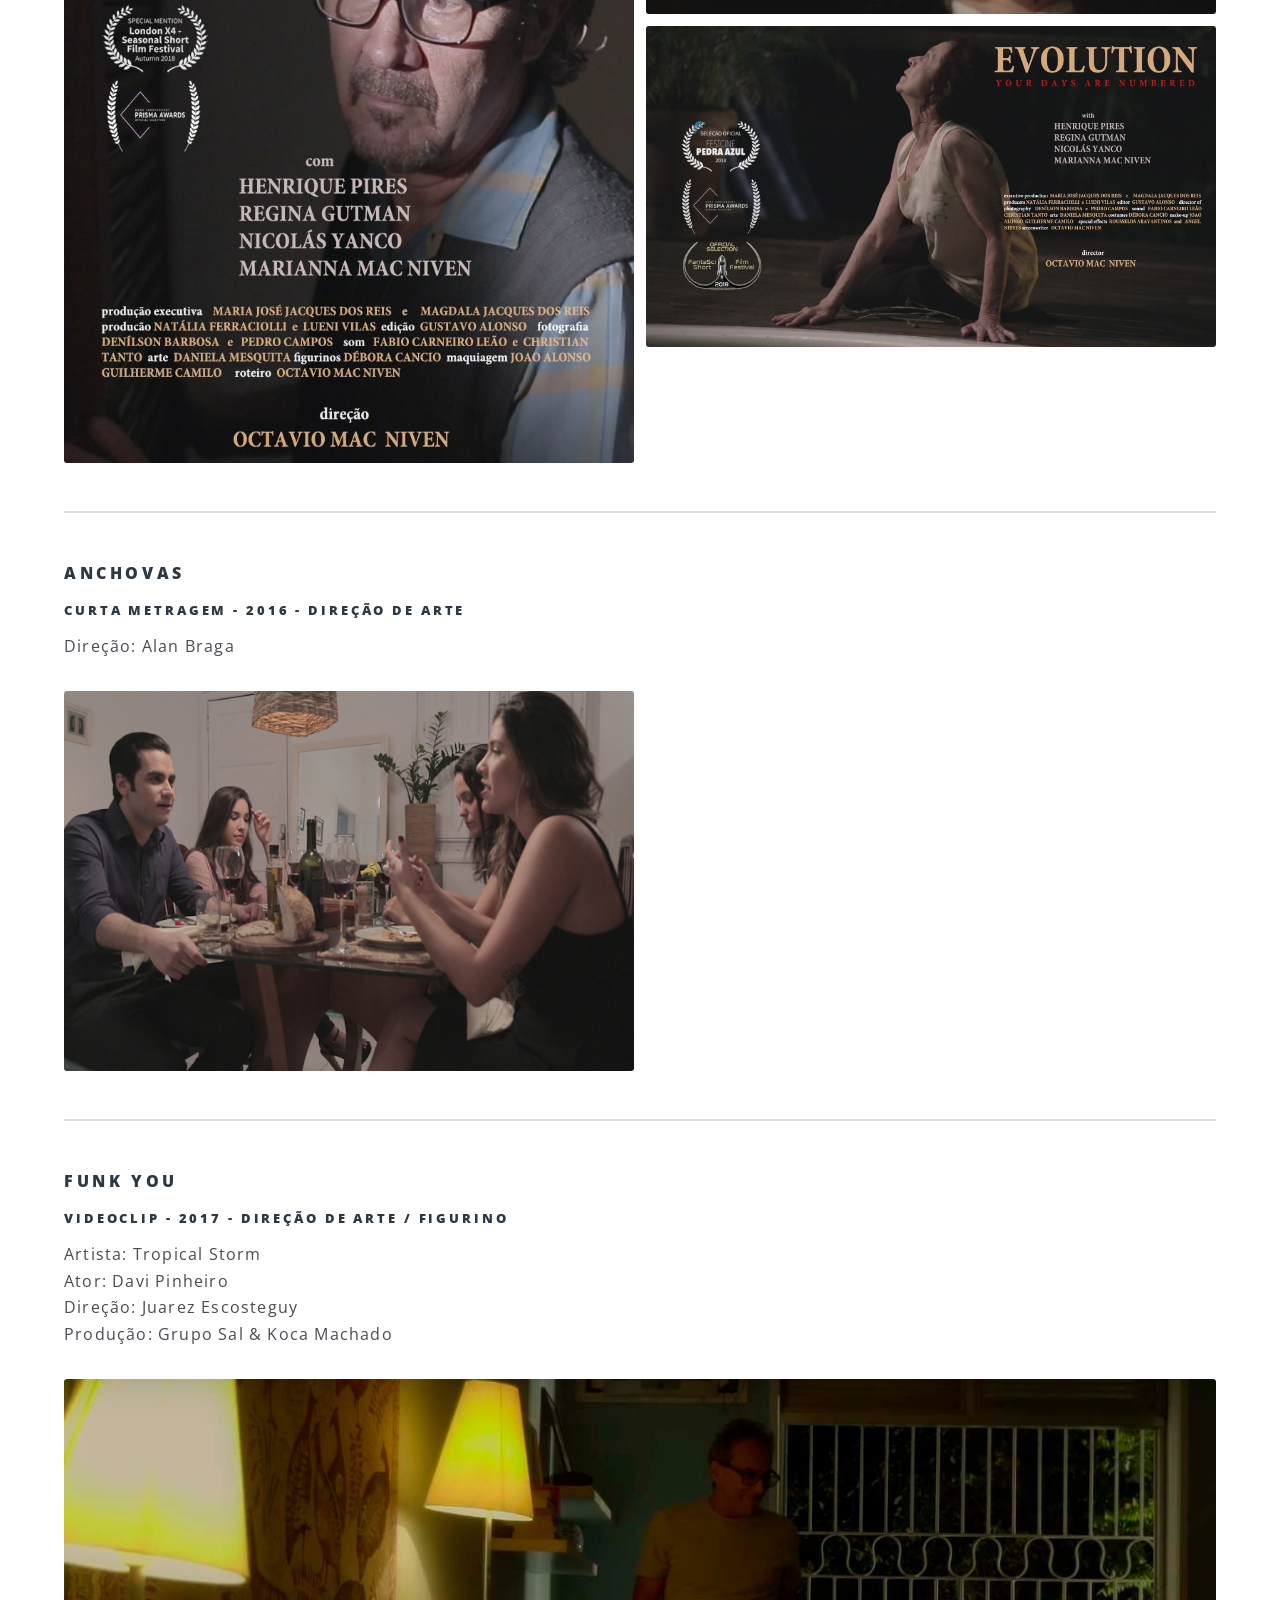
<file: audiovisual-23-02-2024.html>
﻿<!DOCTYPE HTML>
<!--
	Spectral by HTML5 UP
	html5up.net | @ajlkn
	Free for personal and commercial use under the CCA 3.0 license (html5up.net/license)
-->
<html>
	<head>
		<title>Audiovisual</title>
		<meta http-equiv="Content-Type" content="text/html; charset=UTF-8" />
		<meta name="viewport" content="width=device-width, initial-scale=1" />
		<!--[if lte IE 8]><script src="assets/js/ie/html5shiv.js"></script><![endif]-->
		<link rel="stylesheet" href="assets/css/main.css" />
		<!--[if lte IE 8]><link rel="stylesheet" href="assets/css/ie8.css" /><![endif]-->
		<!--[if lte IE 9]><link rel="stylesheet" href="assets/css/ie9.css" /><![endif]-->
	</head>
	<body>

		<!-- Page Wrapper -->
			<div id="page-wrapper">

				<!-- Header -->
					<header id="header">
						<h1><a href="index.html">Débora Cancio</a></h1>
						<nav id="nav">
							<ul>
								<li class="special">
									<a href="#menu" class="menuToggle"><span>Menu</span></a>
									<div id="menu">
										<ul>
											<li><a href="index.html">Home</a></li>
											<li><a href="audiovisual.html">Cinema / Audiovisual</a></li>
                                            <li><a href="teatro.html">Teatro</a></li>											
                                            <li><a href="circo.html">Circo</a></li>
									        <li><a href="artesvisuais-projetos.html">Artes Visuais / Projetos</a></li>	
									        <li><a href="ensaio-foto-publicidade.html">Publicidade / Ensaio Fotográfico </a></li>
											<li><a href="contato.html">Contato</a></li>
									    </ul>
								    </div>
								</li>
							</ul>
						</nav>
					</header>

				<!-- Main -->
					<article id="main">



						<header>
							<h2>Cinema / Audiovisual</h2>

						</header>
						<section class="wrapper style5">
							<div class="inner">

							 	
								<header><a href="#" name="mauricio-sousa"></a>
										<h4>OS FAROFEIROS 2</h4>
										<h5>LONGA METRAGEM - 2023 - PRODUTORA DE OBJETOS</h5>
								</header>
							
								<p>
									Produtora: Camisa Listrada<br/>
Diretor: Roberto Santucci <br/>
Diretora de Arte: Fabiana Egrejas<br/>
									
								</p>

								<div class="box alt">
										<div class="row uniform 50%">
											
<div class="4u"><span class="image fit"><img  src="images/os-farofeiros-2/os-farofeiros-1.png" ></span></div>
<div class="4u"><span class="image fit"><img  src="images/os-farofeiros-2/os-farofeiros-2.png" ></span></div>
										


								  </div>
						      </div>
								
								
							<HR>	
								
								
							  <header><a href="#" name="mauricio-sousa"></a>
										<h4>A Lama da Mãe Morta</h4>
										<h5>CURTA METRAGEM - 2023 - CO-DIREÇÃO DE ARTE</h5>
								</header>
							
								<p>
								<b>FICHA TÉCNICA:</b> Elenco - Aretha Sadick, Karine Teles, Sirlea Aleixo, fotografia - Camilo Pellegrini e Carolina Godinho
direção de arte - André Sanches e Débora Cancio, figurino - Preta Marques, visagismo - Diego Nardes, trilha sonora, edição de som e mixagem - Thiago Sobral, produção executiva - Fábio Pereira, assistente de direção e som direto - Carolina Godinho, título e arte gráfica - Astronauta Mecanico
roteiro, direção, produção e edição - Camilo Pellegrini

									
								</p>

								<div class="box alt">
										<div class="row uniform 50%">
											
<div class="4u"><span class="image fit"><img  src="images/a-lama/a-lama-da-mae-morta.png" ></span></div>



								  </div>
						      </div>
								
								
							<HR>	
								
								
								
								
								<header><a href="#" name="mauricio-sousa"></a>
										<h4>Mauricio de Sousa - O Realizador de Sonhos</h4>
										<h5>LONGA METRAGEM - 2022 -  ASSISTENTE DE PRODUÇÃO DE ARTE</h5>
								</header>
							
								<p>
									Produtora: Focus Films<br>
									Produção: Mauricio de Sousa Produções e Disney<br>
									Diretor: Pedro Vasconcelos<br>
								  Diretora de Arte: Rita Vinagre
									
								</p>

								<div class="box alt">
										<div class="row uniform 50%">
											
<div class="4u"><span class="image fit"><img  src="images/mauricio-de-souza/mauricio-souza-1.jpg" ></span></div>
<div class="4u"><span class="image fit"><img  src="images/mauricio-de-souza/mauricio-souza-2.jpg" ></span></div>
											<div class="4u"><span class="image fit"><img  src="images/mauricio-de-souza/mauricio-souza-3.jpg" ></span></div>


								  </div>
						      </div>
								
								
							<HR>	
								

								   <header><a href="#" name="nosso-lar"></a>
										<h4>NOSSO LAR 2 - OS MENSAGEIROS</h4>
										<h5>Longa Metragem - 2022 - PRODUTORA DE OBJETOS</h5>
								</header>
							
								<p>
									Produção: Cinética Filmes<br>
									Direção: Wagner de Assis<br>
									Direção de Arte: Ula Schliemann
									
								</p>

								<div class="box alt">
										<div class="row uniform 50%">
											
<div class="6u"><span class="image fit"><img  src="images/nosso-lar-2/nosso-lar-2.png" ></span></div>
<div class="6u"><span class="image fit"><img title="Créditos: Ique Esteves" alt="Créditos: Ique Esteves" src="images/nosso-lar-2/nosso-lar-2-img-2.png" ></span></div>



										</div>
							    </div>
								
								
							<HR>	
								
								
							    <header><a href="#" name="rioconnection"></a>
										<h4>RIO CONNECTION</h4>
										<h5>SÉRIE - 2021/2022 - ASSISTENTE DE ARTE / ASSISTENTE DE PRODUÇÃO DE ARTE</h5>
								</header>
							
								<p> Produção e Realização: Floresta, GloboPlay e Sony<br>
								    Direção Geral: Mauro Lima<br>
									Direção (2a unidade): Toni Vanzollini / Thiago Teitelroit<br>
									Direção de Arte: Valéria Costa									
								</p>

								<div class="box alt">
										<div class="row uniform 50%">
											
<div class="6u"><span class="image fit"><img  src="images/rio-connection/RIOCONNECTION.png" ></span></div>
<div class="6u"><span class="image fit"><img  src="images/rio-connection/RIOCONNECTION2.png" ></span></div>
<div class="6u"><span class="image fit"><img  src="images/rio-connection/RIOCONNECTION3.png" alt=""></span></div>
<div class="6u"><span class="image fit"><img  src="images/rio-connection/RIOCONNECTION4.png" alt=""></span></div>
<div class="6u"><span class="image fit"><img  src="images/rio-connection/RIOCONNECTION6.png" alt=""></span></div>
<div class="6u"><span class="image fit"><img  src="images/rio-connection/RIOCONNECTION5.png" alt=""></span></div>


										</div>
							    </div>

<hr>		
								
									
							    <header><a href="#" name=""></a>
										<h4>FUTUROS AMANTES</h4>
										<h5>CURTA METRAGEM - 2021 - DIREÇÃO DE ARTE/FIGURINO</h5>
								</header>
							
								<p><B>ELENCO:</B> Lux Negrè e Gabriel.Manita<br>
									<B>FICHA TÉCNICA:</B>
								    Direção: Jessika Goulart				

									Roteiro: Fidelys Fraga,
									Direção de fotografia: João Paulo Casalino,
									Assistente de fotografia: Felipe Barreto,
									Produção e Assistente de direção: Maria Laura Cravo,
									Assistente de produção: Bernardo Vilela,
									Direção de Arte e Figurino: Débora Cancio,
									Assistente de arte e figurino: Lilian Elefant,
									Maquiagem: Clara Lopes,
									Continuidade: Anna Sant`Ana,
									Preparador de elenco: Daniel Chagas,
									Montagem: Felipe Barreto,
									Trilha original: Gabriel . Manita,
									Som direto, edição de som e mixagem: Cauê Leal,
									Computação gráfica: Beatriz Barros,
									Coloristae Finalizador: Renan Alves,
									Still: Karen Tribuzy.
								
								</p>

								<div class="box alt">
										<div class="row uniform 50%">
											
<div class="4u"><span class="image fit"><img  src="images/futuros-amantes/futuros-amantes-2.jpg" ></span></div>
<div class="4u"><span class="image fit"><img  src="images/futuros-amantes/futuros-amantes-3.jpg" ></span></div>
<div class="4u"><span class="image fit"><img  src="images/futuros-amantes/futuros-amantes-6.jpg" alt=""></span></div>
<div class="4u"><span class="image fit"><img  src="images/futuros-amantes/futuros-amantes-12.jpg" alt=""></span></div>
<div class="4u"><span class="image fit"><img  src="images/futuros-amantes/futuros-amantes-4.jpg" alt=""></span></div>
<div class="4u"><span class="image fit"><img  src="images/futuros-amantes/futuros-amantes-9.jpg" alt=""></span></div><br>
<div class="4u"><span class="image fit"><img  src="images/futuros-amantes/futuros-amantes-11.jpg" alt=""></span></div><br>
<div class="4u"><span class="image fit"><img  src="images/futuros-amantes/futuros-amantes-7.jpg" alt=""></span></div>
<div class="4u"><span class="image fit"><img  src="images/futuros-amantes/futuros-amantes-5.jpg" alt=""></span></div>
<div class="4u"><span class="image fit"><img  src="images/futuros-amantes/futuros-amantes-1.jpg" title="Foto de divulgação" alt="Foto de divulgação"></span></div>
<div class="4u"><span class="image fit"><img  src="images/futuros-amantes/futuros-amantes-10.jpg" alt=""></span></div>
<div class="4u"><span class="image fit"><img  src="images/futuros-amantes/futuros-amantes-8.jpg" alt=""></span></div>


										</div>
							    </div>

<hr>

								
								
						        <header><a href="#" name="tanto"></a>
										<h4>Tanto</h4>
										<h5>VIDEOCLIP - 2021 - DIREÇÃO DE ARTE / FIGURINO</h5>
								</header>
							
								<p>Artista: Carol Faria<br><B>ELENCO:</B>Beatriz Bresolin e Carol Faria<br>
								   <B>FICHA TÉCNICA:</B> Direção: Jessika Goulart<br>				
Roteiro: Samuca Bovo,
Direção de Fotografia: João Carlos Rocha,
Direção de Arte e Figurino: Débora Cancio,
Assistente de Direção: Maria Laura Cravo,
Produção: Maria de Fátima Faria é Jéssica Faria,
Maquiagem: Maria Cristina de Faria,
Imagens Aéreas: Gustavo Cassano,
Edição: Jessika Goulart e Marcelo Enghster,
Colorista: Renan Alves<br><br>
									<b>Exibição:</b>
Programa Juke Box do Music Box Brazil<br>
Canal 123 ou 623 ( HD) na net /claro 145 da Oi TV ou 637 da Vivo TV.
								</p>

								<div class="box alt">
										<div class="row uniform 50%">
										  <div class="4u"><span class="image fit"><img  src="images/tanto/tanto-1.png" title="Foto de divulgação" alt="Foto de divulgação"></span></div>

<div class="4u"><span class="image fit"><img  src="images/tanto/tanto-2.png" ></span></div>
<div class="4u"><span class="image fit"><img  src="images/tanto/tanto-3.png" ></span></div>
<div class="4u"><span class="image fit"><img  src="images/tanto/tanto-4.png" alt=""></span></div>
<div class="4u"><span class="image fit"><img  src="images/tanto/tanto-5.png" alt=""></span></div>
<div class="4u"><span class="image fit"><img  src="images/tanto/tanto-6.png" alt=""></span></div>
<div class="4u"><span class="image fit"><img  src="images/tanto/tanto-7.png" alt=""></span></div><br>
<div class="4u"><span class="image fit"><img  src="images/tanto/tanto-8.png" alt=""></span></div><br>
<div class="4u"><span class="image fit"><img  src="images/tanto/tanto-9.png" alt=""></span></div>

										</div>
							    </div>

<hr>
					
			
								
																
							   
								

								
							    <header><a href="#" name="voz"></a>
										<h4>A VOZ</h4>
										<h5>CURTA METRAGEM - 2021 - DIREÇÃO DE ARTE / FIGURINO</h5>
								</header>
							
								<p><B>ELENCO:</B> Beatriz Bresolin <br>
									<B>FICHA TÉCNICA:</B> Direção - Jessika Goulart, 
Roteiro - Samuca Bovo,
Produção, Ass. De Direção e Maquiagem - Maria Laura Cravo,
Diretor De Fotografia - João Carlos Rocha, 
Direção De Arte e Figurino - Débora Cancio, 
Preparador De Elenco - Audrei Andrade,
Assistente De Fotografia - Felipe Barreto,
Still - Mi Lisboa,
Som Direto, Edição De Som, Mixagem e Trilha Original - Cauê Leal, 
Montagem - Gabriel Durán,
Colorista - Renan Castelo Branco.<br><br>
									<b>Participação em Festivais e Mostras:</b><br>
*FantasNóia IV Festival de Cinema Fantástico de Novo Hamburgo/RS- 2021 (Prêmio de Melhor Atriz: Beatriz Bressolin)<br>
*Cinefest São Jorge - Festival de Cinema da Chapada dos Veadeiros- 2021<br>
*Mostra Híbrida - 2021<br>
*Marte XP - 2021
								</p>

								<div class="box alt">
										<div class="row uniform 50%">
										  <div class="4u"><span class="image fit"><img  src="images/a-voz/A-VOZ-POSTER.png" title="Foto de divulgação" alt="Foto de divulgação"></span></div>


										</div>
						      </div>

<hr>

								 <header><a href="#" name="godiva"></a>
										<h4>GODIVA</h4>
										<h5>CURTA METRAGEM - 2020 - ASSISTENTE DE FIGURINO</h5>
								</header>
								<p>Direção: Candé Faria<br/> 
								 
								 
								</p>
							
								

							

<hr>
								
								
						        <header><a href="#" name="sandra"></a>
										<h4>AS FACES DE SANDRA</h4>
										<h5>DOCUMENTÁRIO - 2019 - DIREÇÃO DE ARTE / FIGURINO</h5>
								</header>
							
								<p>Com Sandra Barsotti<br>
								   Direção: Carlos Guilherme Vogel<br>				
Argumento e Roteiro: Carlos Guilherme Vogel e Maíra Matos,
Direção de Fotografia: Fabio Erdos,
Direção de Arte e Figurino: Débora Cancio,
Produção: João Ademir,
Montagem: Jessika Goulart,
Assistente de Montagem: Beatriz Bresolin,
Colorista: Fabio Erdos,
Edição de Som e Mixagem: Cauê Leal
									
									<br><br>
								</p>

								<div class="box alt">
										<div class="row uniform 50%">
										  <div class="4u"><span class="image fit"><img  src="images/as-faces-de-sandra/as-faces-2.jpg" title="Foto de divulgação" alt="Foto de divulgação"></span></div>

<div class="4u"><span class="image fit"><img  src="images/as-faces-de-sandra/as-faces-3.jpg" ></span></div>
<div class="4u"><span class="image fit"><img  src="images/as-faces-de-sandra/as-faces-4.jpg" ></span></div>
<div class="4u"><span class="image fit"><img  src="images/as-faces-de-sandra/as-faces-1.jpg" alt=""></span></div>
<div class="4u"><span class="image fit"><img  src="images/as-faces-de-sandra/as-faces-5.jpg" alt=""></span></div>
<div class="4u"><span class="image fit"><img  src="images/as-faces-de-sandra/as-faces-6.jpg" alt=""></span></div>


										</div>
							    </div>
<hr>	


						      <header><a href="#" name="amelio"></a>
										<h4>Amélio, O Homem de Verdade</h4>
										<h5>Série TV (Canal Prime Box Brazil) - 2018 - Figurino</h5>
							  </header>
							
								<p>Direção: Luis Antônio Pereira<br/> 
								 Produção: Panda Filmes
								 
								</p>

								<div class="box alt">
										<div class="row uniform 50%">
										
<div class="4u"><span class="image fit"><img  src="images/amelio/03.jpg" alt=""></span></div>
<div class="4u"><span class="image fit"><img  src="images/amelio/01.jpg" alt=""></span></div>
<div class="4u"><span class="image fit"><img  src="images/amelio/05.jpg" alt=""></span></div>
<div class="4u"><span class="image fit"><img  src="images/amelio/09.jpg" title="@michellemartinsof" alt="@michellemartinsof"></span></div>
<div class="4u"><span class="image fit"><img  src="images/amelio/07.jpg" title="Foto Neto Oliveira" alt="Foto Neto Oliveira"></span></div>

<div class="4u"><span class="image fit"><img  src="images/amelio/08.jpg" title="@michellemartinsof" alt="@michellemartinsof"></span></div>
<div class="6u"><span class="image fit"><img  src="images/amelio/06.jpeg" title="@michellemartinsof" alt="@michellemartinsof"></span></div><br>
<div class="6u"><span class="image fit"><img  src="images/amelio/principal.jpg" title="Foto de divulgação" alt="Foto de divulgação"></span></div><br>
<div class="6u"><span class="image fit"><img  src="images/amelio/02.jpg" alt=""></span></div><br>
										</div>
						      </div>

<hr>



<header><a href="#" name="corkscream"></a>
										<h4>CorkScream</h4>
										<h5>Curta Metragem StopMotion - 2018 - Direção de Arte</h5>
									</header>
							
								<p>Direção e Roteiro: Felipe Barreto <br> 
								 Produção: Praia dos Anjos
								 <br> <br>
<b>Participação em Festivais e Mostras:</b> <br>
*4º GuaruFantástico - Seleção Oficial 2020 <br>								
*Fantaspoa XVI Festival Internacional de Cinema Fantástico - Seleção Oficial 2020 <br>								
*Bang Awards Festival Portugal - Official Selection 2019 <br>
*11º Lobo Fest Festival Internacional de Filmes - Seleção Oficial 2019 / Vencedor da Categoria Nacional de Filmes Curtíssimos <br>									
*Fresta Mostra de Audiovisual e Artes Visuais/FURG 4º Edição - Seleção Ofical 2019 <br>
*Morce-GO Vermelho Curtas Horror Film Festival - Official Selection 2019 <br>
*5º Festival Curtas Campos do Jordão - Seleção Oficial 2019 <br>
*Festival de Horror Gato Preto III SP - Seleção Oficial 2019 / Ganhador do Prêmio de Melhor Filme <br>
*Hell de Janeiro Festival Internacional de Horror e Terror do Rio de Janeiro - Seleção Oficial 2019 <br>
*MONSTRO: 3º Mostra de Cinema Fantástico de Jacareí/SP - Seleção Oficial 2019 <br>
*19º Goiânia Mostra Curtas - Seleção Oficial 2019 <br>
*9º CINEFANTASY - OFFICIAL SELECTION 2019 <br>
*16th Edition Catacumba Film Festival Godella/Spain - Official Selection 2018 <br>

								</p>

								<div class="box alt">
										<div class="row uniform 50%">
										    <div class="6u"><span class="image fit"><img  src="images/corkscream/poster-corkscream-site.jpg" alt=""></span></div>
										    <div class="6u"><span class="image fit"><img  src="images/corkscream/03.jpg" alt=""></span></div>
                                            <div class="6u"><span class="image fit"><img  src="images/corkscream/02.jpg" alt=""></span></div>
											<div class="3u"><span class="image fit"><img  src="images/corkscream/04.jpg" alt=""></span></div>
											<div class="3u"><span class="image fit"><img  src="images/corkscream/01.jpg" alt=""></span></div>
                                            <div class="12u"><span class="image fit"><img  src="images/corkscream/principal.jpg" alt=""></span></div>


										</div>
									</div>
									

<hr>









<header><a href="#" name="yurinho"></a>
										<h4>Pobre Yurinho</h4>
										<h5>Curta Metragem - 2017 - Figurino</h5>
									</header>
							
						<p>
								<b>ELENCO:</b> Rakim de Oliveira, Sandra Barsotti, Thales Miranda, Thawan Lucas <br>
								<b>FICHA TÉCNICA:</b> Roteiro:João Ademir, Diretor de Produção:Marçal Vasconcelos, Produção Executiva:Érida Ferreira, Fotografia:Luis Gomes, Trilha Sonora:Rafael Kalil,
								Montagem:Thaís Vasconcellos, Direção de Arte:Ana Valvassori, Som:Vitor Kruter e Bruno Espírito Santo, Edição de Som:Lucas Piovesan e Fabio Carneiro,
								Figurino:Débora Cancio, Maquiagem:Marcilucy Andrade <br> <br>
								 Edital: Territórios Culturais RJ, Favela Criativa
								</p>

								<div class="box alt">
										<div class="row uniform 50%">
											<div class="4u"><span class="image fit"><img src="images/yurinho/principal.jpg" alt=""></span></div>
<div class="4u"><span class="image fit"><img  src="images/yurinho/01.jpg" alt=""></span></div>
<div class="4u"><span class="image fit"><img src="images/yurinho/02.jpg" alt=""></span></div>
<div class="4u"><span class="image fit"><img  src="images/yurinho/03.jpg" alt=""></span></div>
<div class="4u"><span class="image fit"><img  src="images/yurinho/04.jpg" alt=""></span></div>
										</div>
									</div>

<hr>











<header><a href="#" name="thebeckettclub"></a>
										<h4>The Beckett Club</h4>
										<h5>Curta Metragem - 2017 - Direção de Arte</h5>
									</header>
							
								<p>Direção: Alan Braga <br/> </p>

								<div class="box alt">
										<div class="row uniform 50%">
											<div class="6u"><span class="image fit"><img title="Foto: Carla Alves" src="images/thebeckettclub/principal.jpg" alt=""></span></div>
											<div class="6u"><span class="image fit"><img title="Foto: Wilson Spiler" src="images/thebeckettclub-2.jpg" alt=""></span></div>
<div class="6u"><span class="image fit"><img title="Foto: Wilson Spiler" src="images/thebeckettclub/01.jpg" alt=""></span></div>
<div class="6u"><span class="image fit"><img title="Foto: Cadu Costa " src="images/thebeckettclub/02.jpg" alt=""></span></div>
										</div>
									</div>

<hr>



<header><a href="#" name="caixao"></a>
										<h4>Evolução</h4>
										<h5>Curta Metragem - 2017 - Figurino</h5>
									</header>
								<b>ELENCO:</b> Henrique Pires, Regina Gutman, Nicolás Yanco, Marinanna Mac Niven<br/>
								<p><b>FICHA TÉCNICA:</b> Direção Octavio Mac Niven, Roteiro:Octavio Mac Niven,  Produção Executiva:Maria José Jacques dos Reis e Magdala Jacques dos Reis, 
								Produção:Natália Ferraciolli e Lueni Vilas, Edição:Gustavo Alonso, Fotografia:Denilson Barbosa e Pedro Campos, Som:Fabio Carneiro Leão e Christian Tanto, 
								Arte:Daniela Mesquita, Figurino:Débora Cancio, Maquiagem: João Alonso e Guilherme Camilo <br/>
								<br/>
								
<b>Participação em Festivais e Mostras:</b><br/>
*10º Curta Cabo Frio<br/>
*FantaSci Short Film Festival 2018<br/>
*Roma Independent Prisma Awards 2018<br/>
*Festcine Pedra Azul 2018<br/>
*London X-4  Seasonal Short Film Festival (Special Mention)
								</p>

								<div class="box alt">
										<div class="row uniform 50%">
											<div class="6u"><span class="image fit"><img src="images/caixao/1.jpg" alt=""></span></div>
											<div class="6u"><span class="image fit"><img src="images/caixao/2.jpg" alt=""></span></div>
											<div class="6u"><span class="image fit"><img src="images/caixao/3.jpg" alt=""></span></div>
											


										</div>
									</div>

<hr>


<header><a href="#" name="anchovas"></a>
										<h4>Anchovas</h4>
										<h5>Curta Metragem - 2016 - Direção de Arte</h5>
									</header>
							
								<p>Direção: Alan Braga <br/> </p>

								<div class="box alt">
										<div class="row uniform 50%">
											<div class="6u"><span class="image fit"><img src="images/anchovas/principal.jpg" alt=""></span></div>

										</div>
									</div>

<hr>


<header><a href="#" name="tropical"></a>
										<h4>Funk You</h4>
										<h5>Videoclip - 2017 - Direção de Arte / Figurino</h5>
									</header>
							
								<p>Artista: Tropical Storm <br/>
								Ator: Davi Pinheiro <br>
								Direção: Juarez Escosteguy <br/>Produção:  Grupo Sal & Koca Machado </p>

								<div class="box alt">
										<div class="row uniform 50%">
											<div class="12u"><span class="image fit"><img src="images/tropical/principal.jpg" alt=""></span></div>

<div class="6u"><span class="image fit"><img src="images/tropical/4.jpg" alt=""></span></div>
											<div class="6u"><span class="image fit"><img src="images/tropical/2.jpg" alt=""></span></div>
											<div class="4u"><span class="image fit"><img src="images/tropical/3.jpg" alt=""></span></div>
											
											<div class="4u"><span class="image fit"><img src="images/tropical/5.jpg" alt=""></span></div>


<div class="4u"><span class="image fit"><img src="images/tropical/6.jpg" alt=""></span></div>

<div class="4u"><span class="image fit"><img src="images/tropical/7.jpg" alt=""></span></div>

<div class="4u"><span class="image fit"><img src="images/tropical/8.jpg" alt=""></span></div>

<div class="4u"><span class="image fit"><img src="images/tropical/9.jpg" alt=""></span></div>

								  </div>
									</div>




<hr>





<header><a href="#" name="alaleste"></a>
										<h4>Ala Leste</h4>
										<h5>Série TV (Canal Prime Box Brazil 2019) - 2016 - Figurino</h5>
									</header>
							
								<p>Direção: Luis Antonio Pereira
<br/> Produção: DIO Filmes </p>

								<div class="box alt">
										<div class="row uniform 50%">
											<div class="12u"><span class="image fit"><img src="images/emergencia/principal.jpg" alt=""></span></div>
											<div class="4u"><span class="image fit"><img src="images/emergencia/04.jpg" alt=""></span></div>
											<div class="4u"><span class="image fit"><img src="images/emergencia/02.jpg" alt=""></span></div>
											<div class="4u"><span class="image fit"><img src="images/emergencia/03.jpg" alt=""></span></div>
											
<div class="4u"><span class="image fit"><img src="images/emergencia/01.jpg" alt=""></span></div>
<div class="4u"><span class="image fit"><img src="images/emergencia/5.jpg" alt=""></span></div>
<div class="4u"><span class="image fit"><img src="images/emergencia/6.jpg" alt=""></span></div>

										</div>
									</div>

								<hr>

							<header>
									<a href="#" name="esquina"></a>	<h4>Esquina 22</h4>
										<h5>Série - 2016 - Direção de Arte / Figurino / Cenografia</h5>
									</header>
							
								<p>Direção: Raphael Antony e Felipe Miguel <br/>Realização: Cia Objetores </p>

								<div class="box alt">
										<div class="row uniform 50%">
											<div class="12u"><span class="image fit"><img src="images/esquina/principal.jpg" alt=""></span></div>
<div class="4u"><span class="image fit"><img src="images/esquina/03.jpg" alt=""></span></div>
											<div class="4u"><span class="image fit"><img src="images/esquina/01.jpg" alt=""></span></div>
											<div class="4u"><span class="image fit"><img src="images/esquina/02.jpg" alt=""></span></div>
											
											
										</div>
									</div>

<hr>
<header><a href="#" name="falling"></a>
										<h4>Falling Debris</h4>
										<h5>Videoclip - 2016 - Direção de Arte / Figurino</h5>
									</header>
							
								<p>Artista: Filler<br/>Estética Noir, anos 40 <br/>
								<b>ELENCO:</b> Lucélia Pontes </br>
							 	<b>FICHA TÉCNICA:</b>
								Direção:Fernando Bittencourt e Guilherme Tostes, Produção:Paula Goulart, Direção de Fotografia:Guilherme Tostes, Produção:Pé Direito Filmes </br>
							 	 </p>
 
								<div class="box alt">
										<div class="row uniform 50%">
											<div class="12u"><span class="image fit"><img src="images/falling/principal.jpg" alt=""></span></div>
											<div class="4u"><span class="image fit"><img src="images/falling/01.jpg" alt=""></span></div>
											<div class="4u"><span class="image fit"><img src="images/falling/02.jpg" alt=""></span></div>
<div class="4u"><span class="image fit"><img src="images/falling/03.jpg" alt=""></span></div>											
											<div class="4u"><span class="image fit"><img src="images/falling/04.jpg" alt=""></span></div>


<div class="4u"><span class="image fit"><img src="images/falling/06.jpg" alt=""></span></div>

<div class="4u"><span class="image fit"><img src="images/falling/05.jpg" alt=""></span></div>

								  </div>
									</div>
<hr>
<header><a href="#" name="desativado"></a>
										<h4>Desativado Temporariamente </h4>
										<h5>Curta Metragem - 2016 - Direção de Arte / Figurino</h5>
									</header>
							
								<p><b>ELENCO:</b> Evandro Melo, Zoatha David, Fidelys Fraga, Carlos Guilherme Vogel, Ricardo Cézar Pereira, Rita Elmôr  <br>
							    <b>FICHA TÉCNICA:</b> 
		Roteiro:Adriana Costa, Carlos Guilherme Vogel, Fidelys Fraga, Marcela Soares e Maíra Matos, Direção:Fidelys Fraga, Assistente de Direção:Carlos Guilherme Vogel, Direção de Fotografia:Rômulo Queiroz e Daniela Boechat, Direção de Arte e Figurino: Ana Valvassori, Débora Cancio e Marcela Soares, Maquiagem e Cabelo:Cléber de Oliveira, Montagem:Felipe Barreto, Som Direto: Maíra Matos e Adriana Costa, Edição de Som e Mixage:Lucas Piovesan, Continuidade:Lilian Diehl e Daniela Boechat, Produção:Adriana Costa, Maíra Matos e Marcela Soares, Assistente de Produção:Isac Fontes, Pós Produção:Carlos Guilherme Vogel e Felipe Barreto.&nbsp;&nbsp; <br/><br/>
		Filme Participante do Festival 72 Horas
Ganhador do Prêmio "Juri Popular" 2016 - Cinema Odeon RJ
 </p>

								<div class="box alt">
										<div class="row uniform 50%">
											

<div class="12u"><span class="image fit"><img src="images/desativado/principal.jpg" alt=""></span></div>
<div class="4u"><span class="image fit"><img src="images/desativado/03.jpg" alt=""></span></div>
										  <div class="4u"><span class="image fit"><img src="images/desativado/01.jpg" alt=""></span></div>
											<div class="4u"><span class="image fit"><img src="images/desativado/02.jpg" alt=""></span></div>
											
<div class="4u"><span class="image fit"><img src="images/desativado/04.jpg" alt=""></span></div>
	<div class="4u"><span class="image fit"><img src="images/desativado/05.jpg" alt=""></span></div>
	

											
										</div>
									</div>
							
<hr/>
                                    <header><a href="#" name="casa"></a>
										<h4>A Casa Nova de Newton</h4>
										<h5>Curta Metragem - 2015 - Figurino</h5>
									</header>
							
								<p> 
								    <b>ELENCO:</b> Otávio Martins, Marina Provenzanno, Marina Henriques <br>
								    <b>FICHA TÉCNICA:</b> Direção e Roteiro:Letícia Pires, Assistente de Direção: Adriana Barradas, Produtoção:Maria Fernanda Mello e Paula Goulart, Direção de Fotografia:Guilherme Tostes e Rick Mello,
								    Direção de Arte:Ana Valvassori, Constaza de Córdova, Maria Pia Nogueira e Tiago Rios, Concepção Gráfica:André Massotti e Fernanda Massotti, 
								    Figurino:Emmanuele Rodrigues e Débora Cancio, Som Direto:Marina D’avilla, Edição:Fernando Bitencourt e Sabrina Gortz, Trilha Sonora Original:Marina Volker e Felipe Fernandes, Pós Produção de Som:Pedro Sodré
					
                                     <br>
                                    </p>

								<div class="box alt">
										<div class="row uniform 50%">
											<div class="12u"><span class="image fit"><img src="images/casa/principal.jpg" alt=""></span></div>
										    <div class="6u"><span class="image fit"><img src="images/casa/foto-3.jpg" alt=""></span></div>
											<div class="6u"><span class="image fit"><img src="images/casa/foto-1.jpg" alt=""></span></div>
											<div class="6u"><span class="image fit"><img src="images/casa/foto-2.jpg" alt=""></span></div>

										</div>
									</div>
<hr/>					
<header><a href="#" name="imersao"></a>
										<h4>Imersão</h4>
										<h5>Curta Metragem - 2015 - Direção de Arte / Figurino</h5>
									</header>
							
								<p>Direção: Felipe Barreto<br/>
Produção: Praia dos Anjos
</p>

								<div class="box alt">
										<div class="row uniform 50%">
			<div class="12u"><span class="image fit"><img src="images/imersao/principal.jpg" alt=""></span></div>
			<div class="4u"><span class="image fit"><img src="images/imersao/01.jpg" alt=""></span></div>
				<div class="4u"><span class="image fit"><img src="images/imersao/06.jpg" alt=""></span></div>
			<div class="4u"><span class="image fit"><img src="images/imersao/03.jpg" alt=""></span></div>
			<div class="4u"><span class="image fit"><img src="images/imersao/04.jpg" alt=""></span></div>
			
<div class="4u"><span class="image fit"><img src="images/imersao/02.jpg" alt=""></span></div>
<div class="4u"><span class="image fit"><img src="images/imersao/05.jpg" alt=""></span></div>
											
										</div>
									</div>
					











</div>
						</section>
					</article>

				<!-- Footer -->
					<footer id="footer">
						<ul class="icons">
							
							<li><a target="_blank" href="https://www.facebook.com/debora.cancio" class="icon fa-facebook"><span class="label">Facebook</span></a></li>
							<li><a  target="_blank" href="https://www.instagram.com/debbiecancio/" class="icon fa-instagram"><span class="label">Instagram</span></a></li>
							
							<li><a href="contato.html" class="icon fa-envelope-o"><span class="label">Email</span></a></li>
						</ul>
						<ul class="copyright">
							<li style="font-size:10px">&copy;2016, Débora Cancio. All Rights Reserved. </li>
						</ul>
					</footer>

			</div>

		<!-- Scripts -->
			<script src="assets/js/jquery.min.js"></script>
			<script src="assets/js/jquery.scrollex.min.js"></script>
			<script src="assets/js/jquery.scrolly.min.js"></script>
			<script src="assets/js/skel.min.js"></script>
			<script src="assets/js/util.js"></script>
			<!--[if lte IE 8]><script src="assets/js/ie/respond.min.js"></script><![endif]-->
			<script src="assets/js/main.js"></script>

	</body>
</html>
</file>
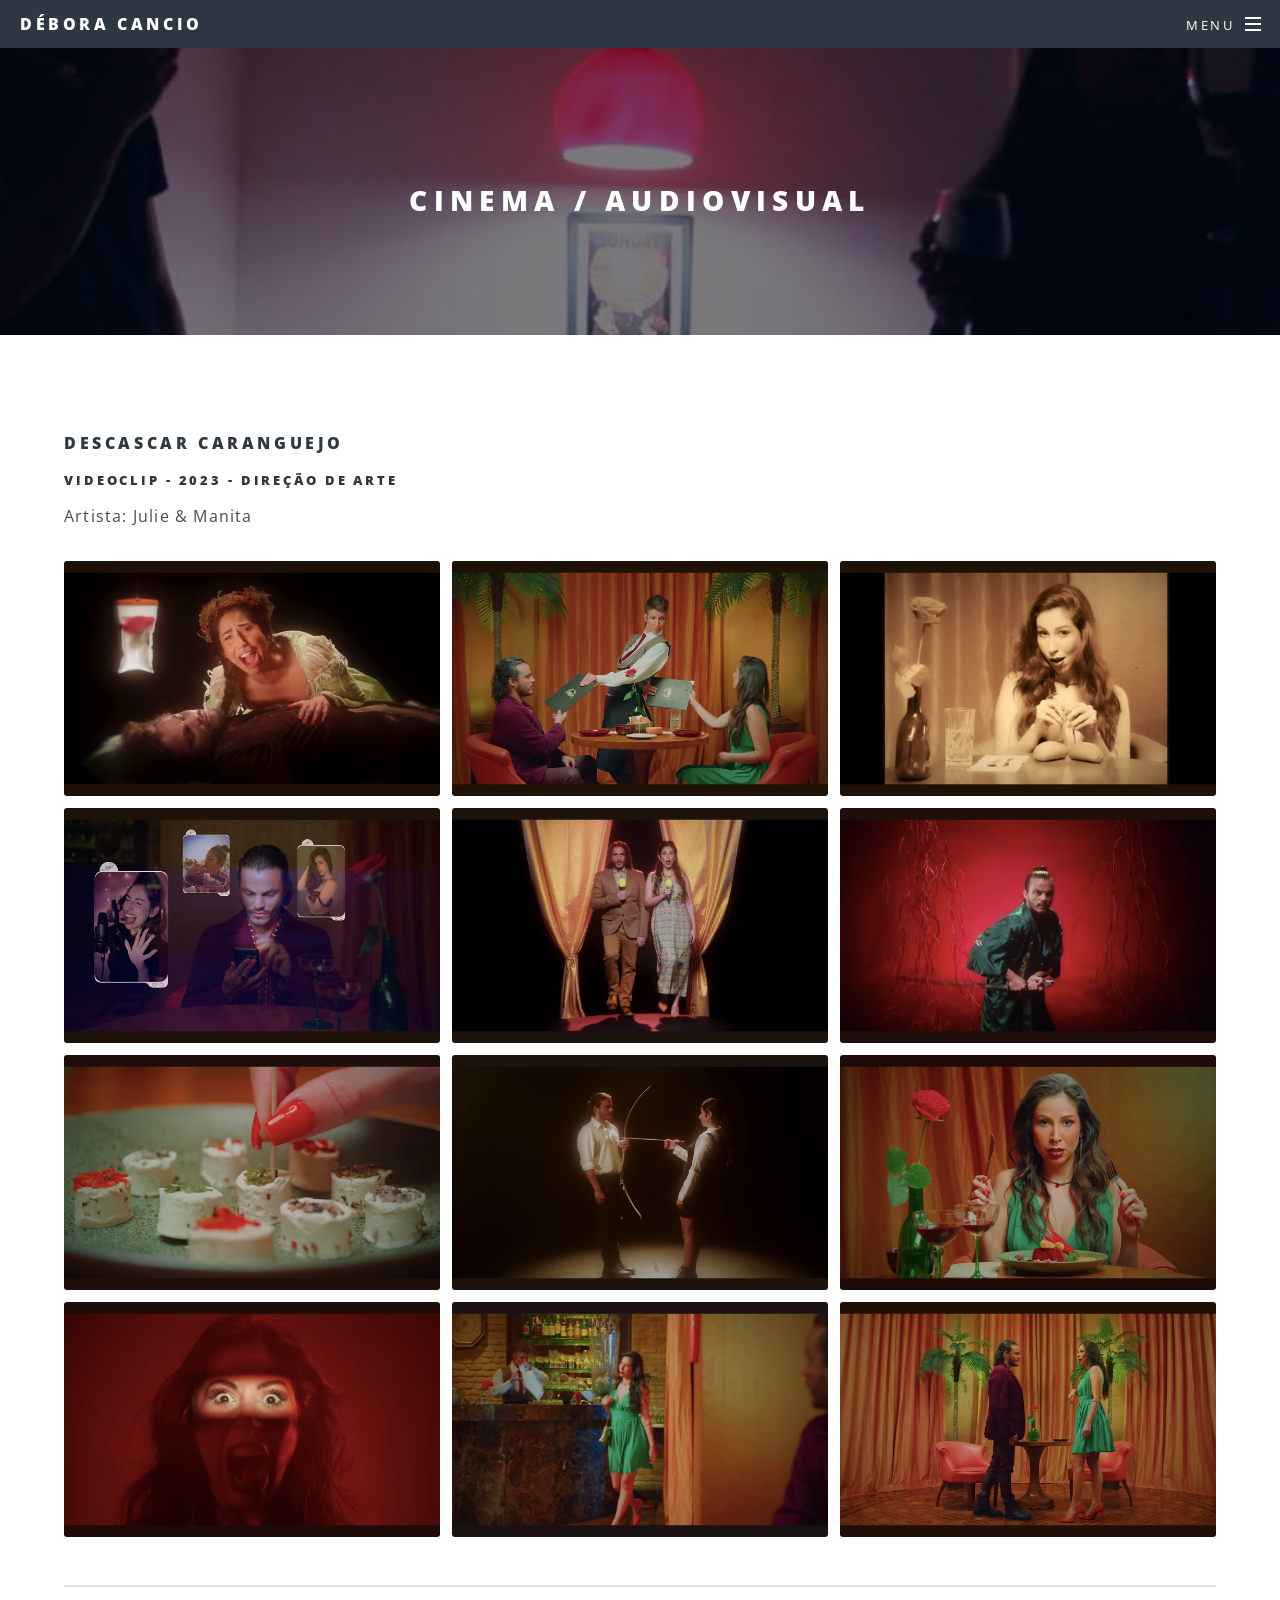
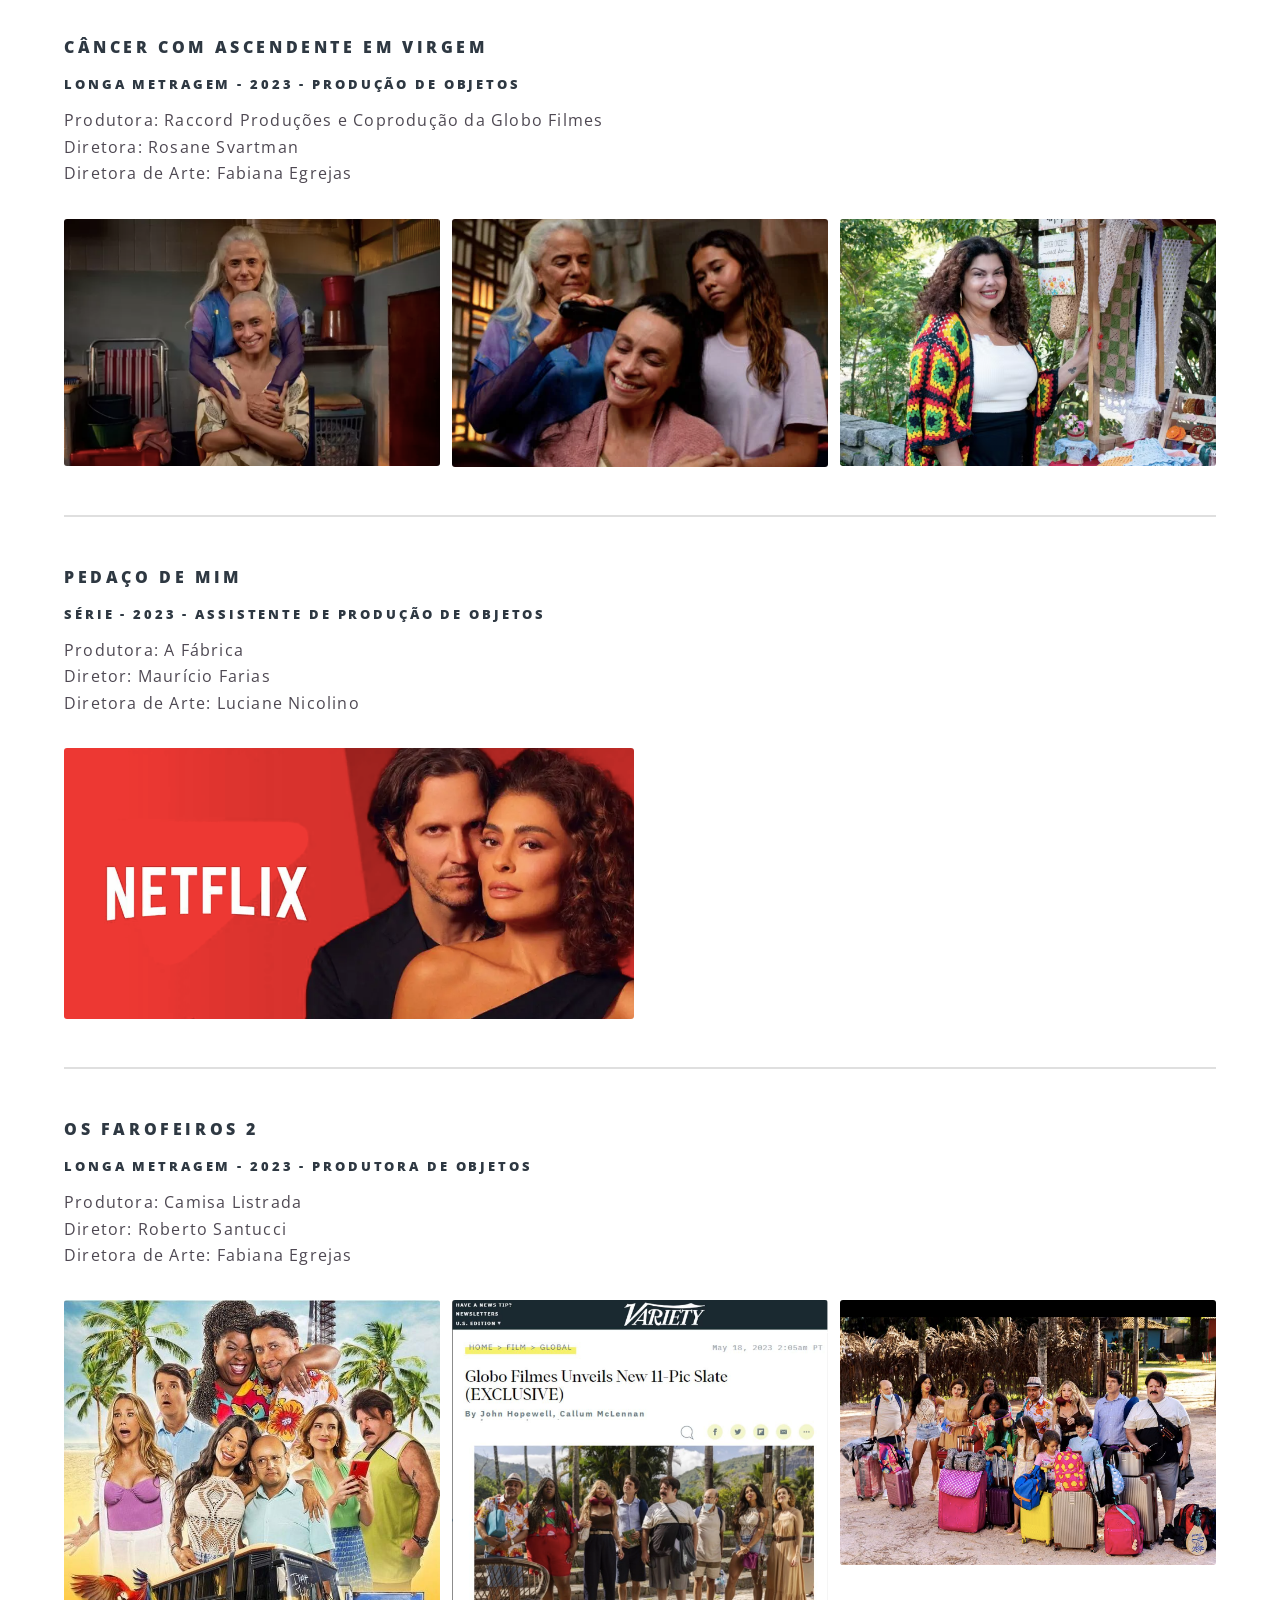
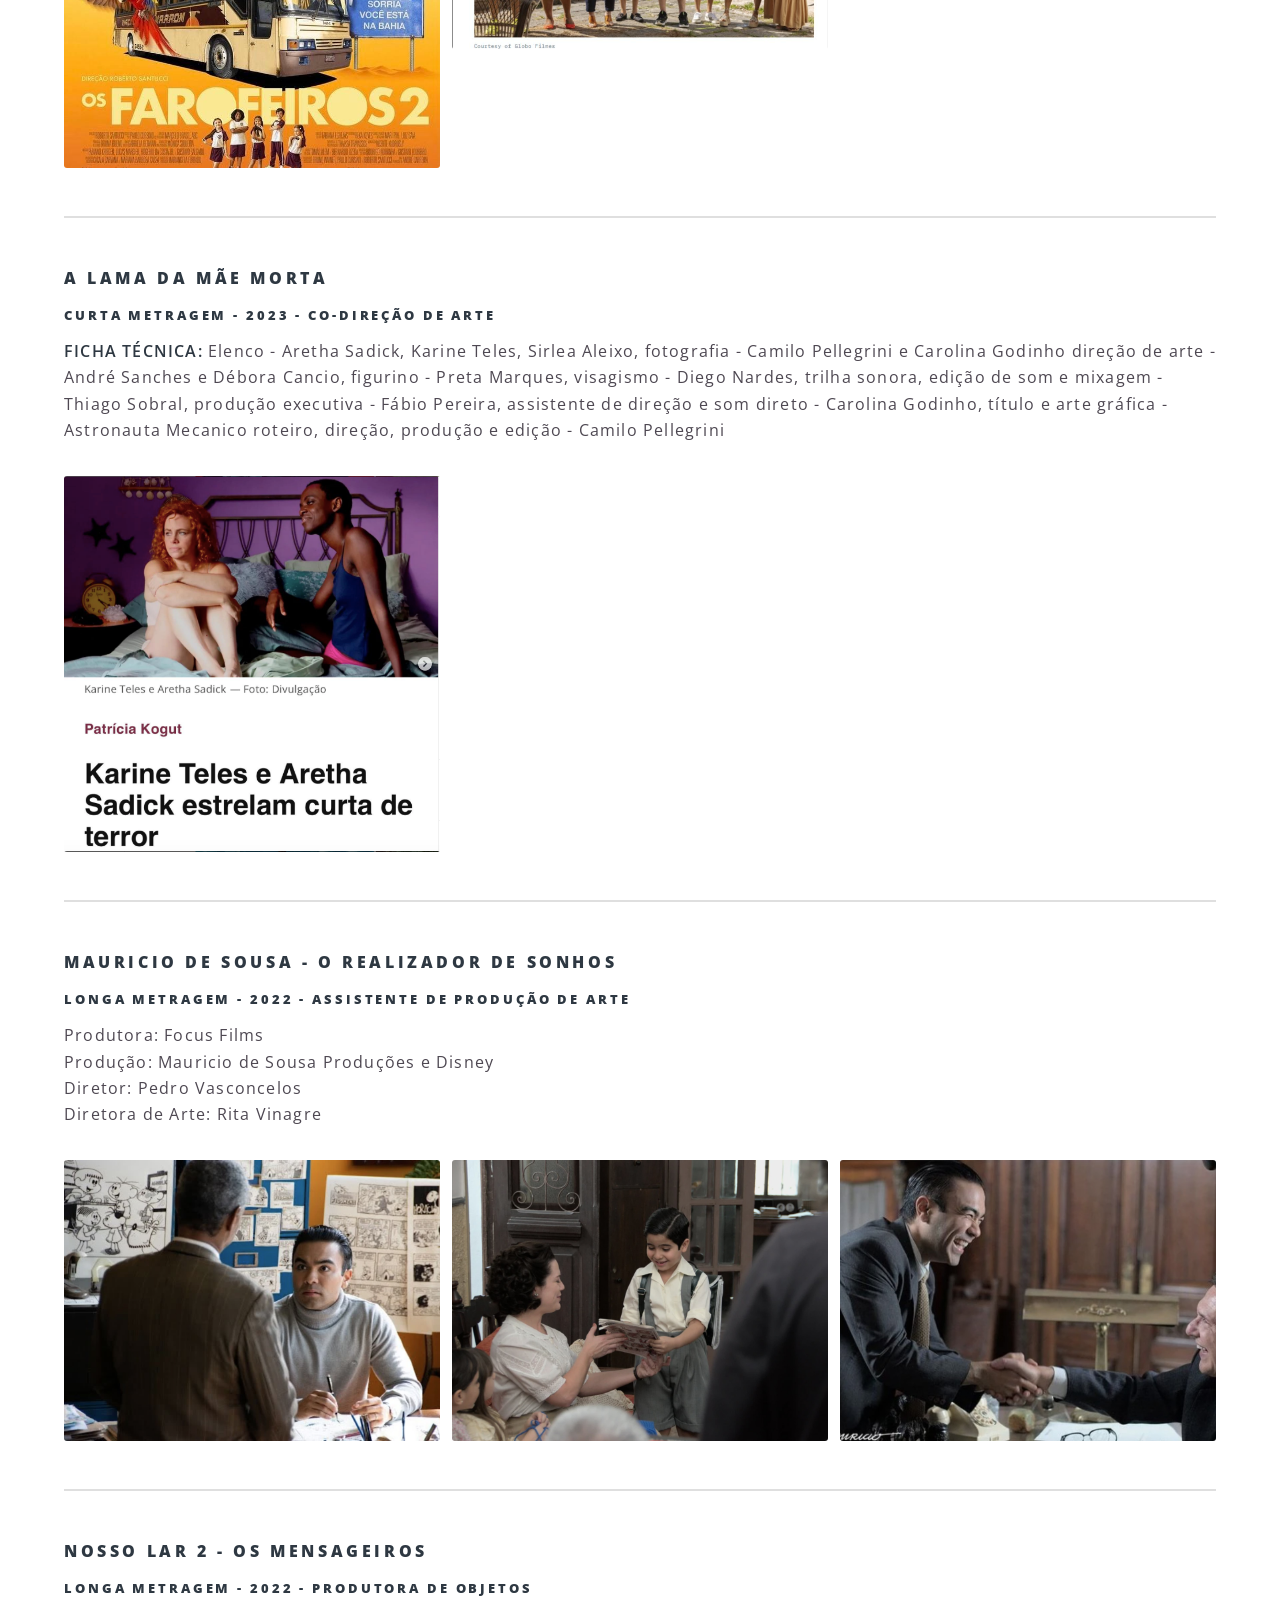
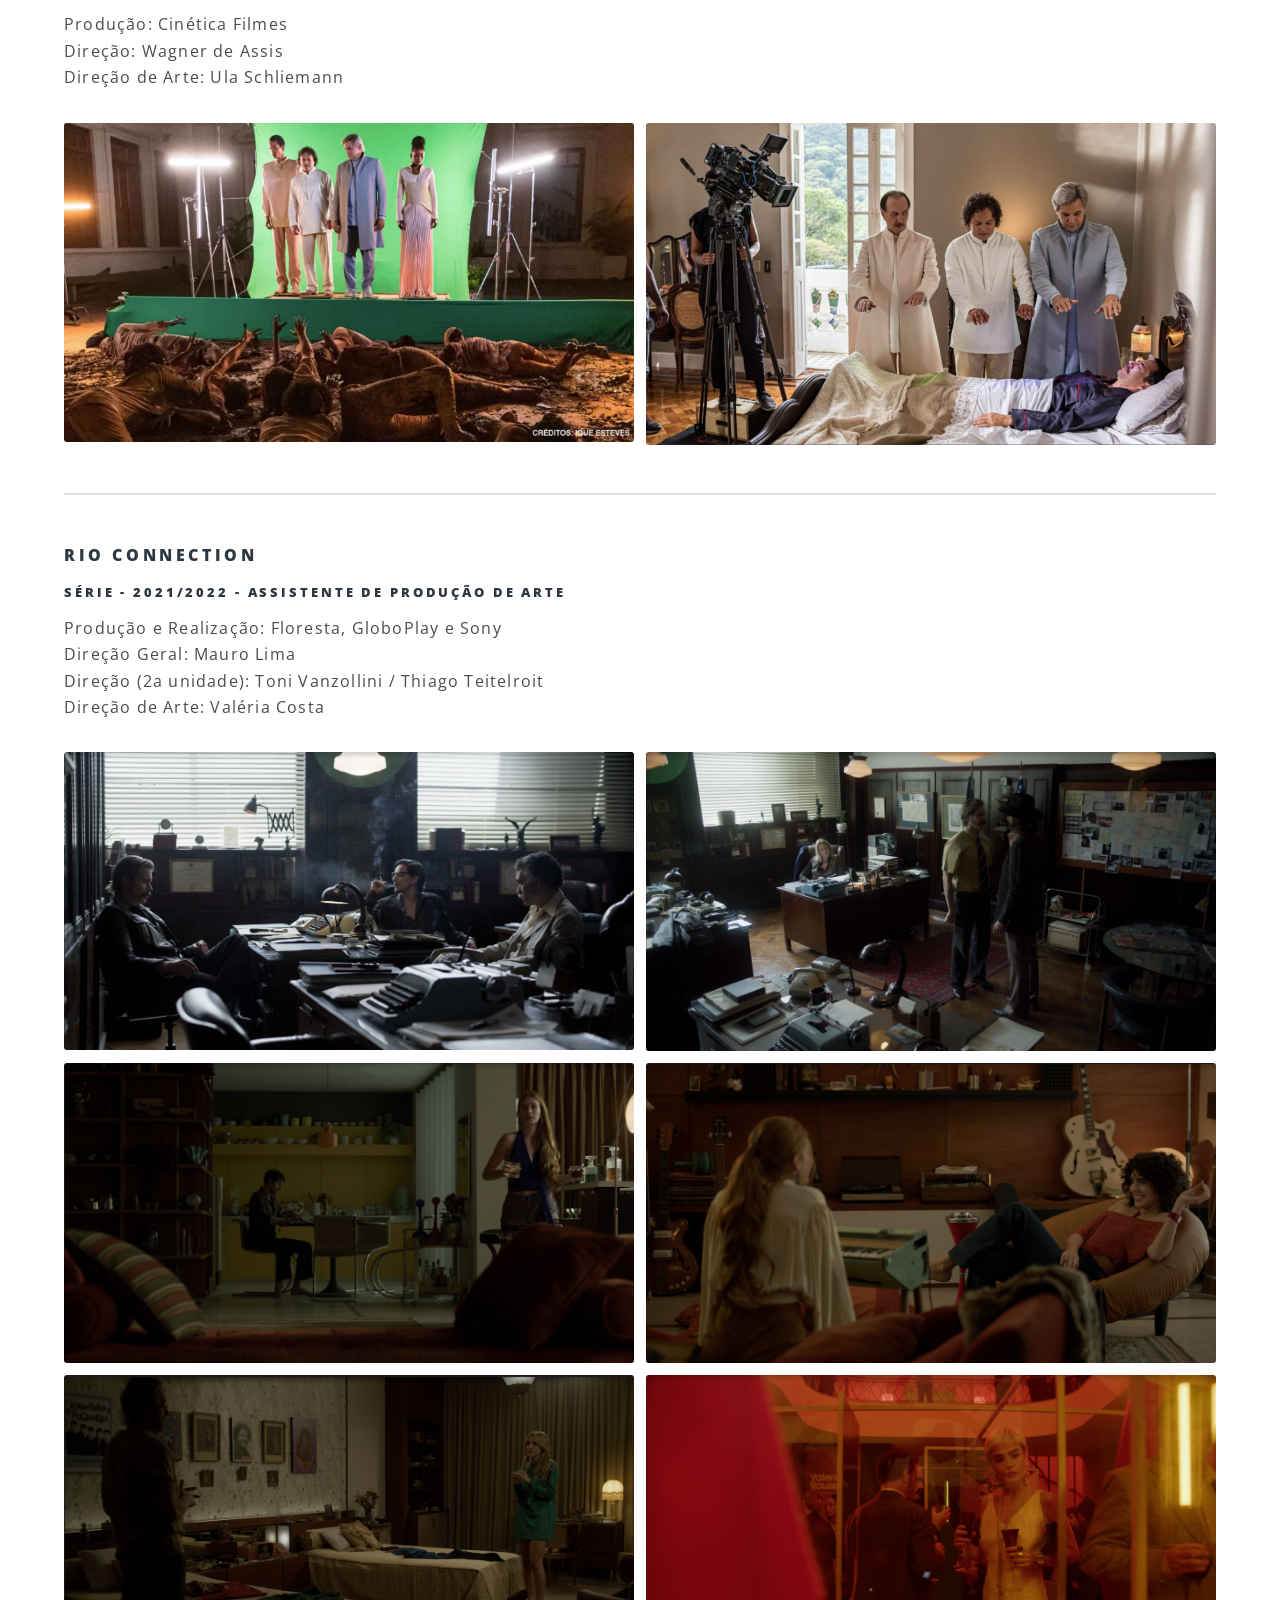
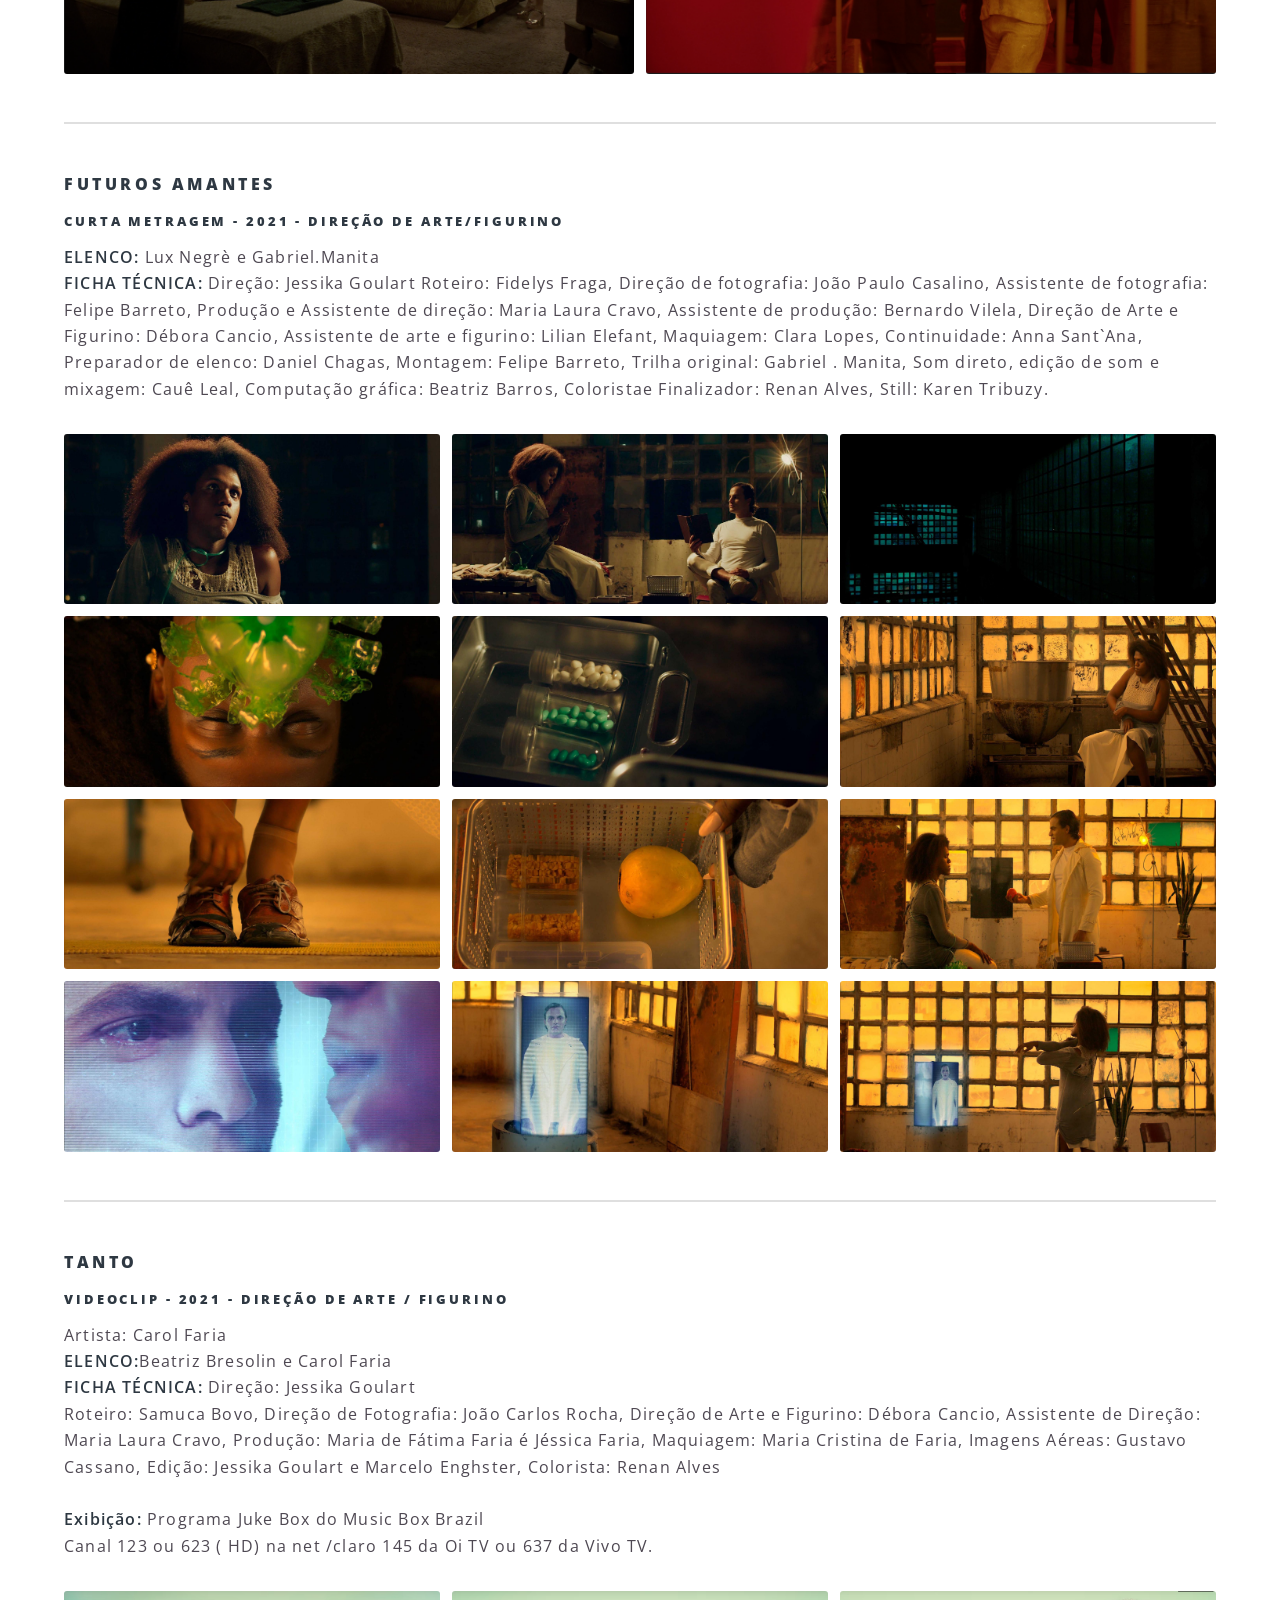
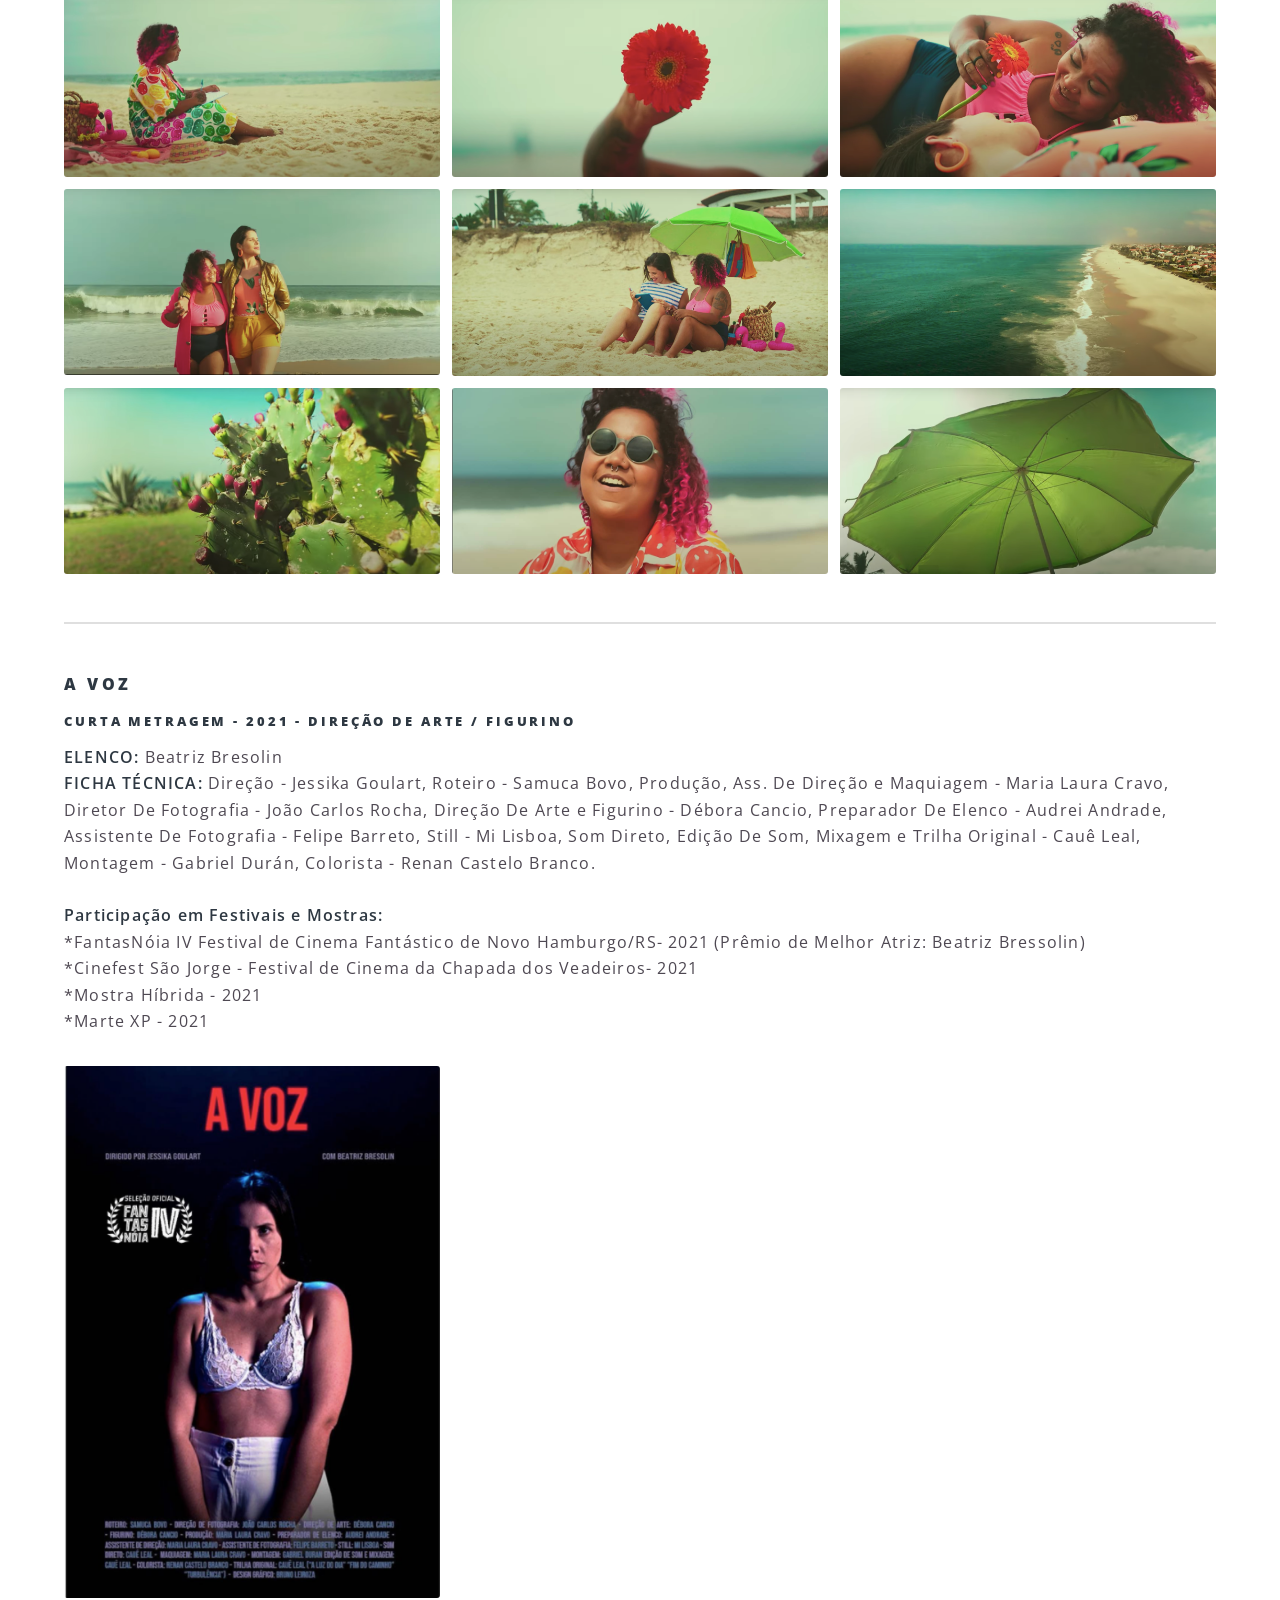
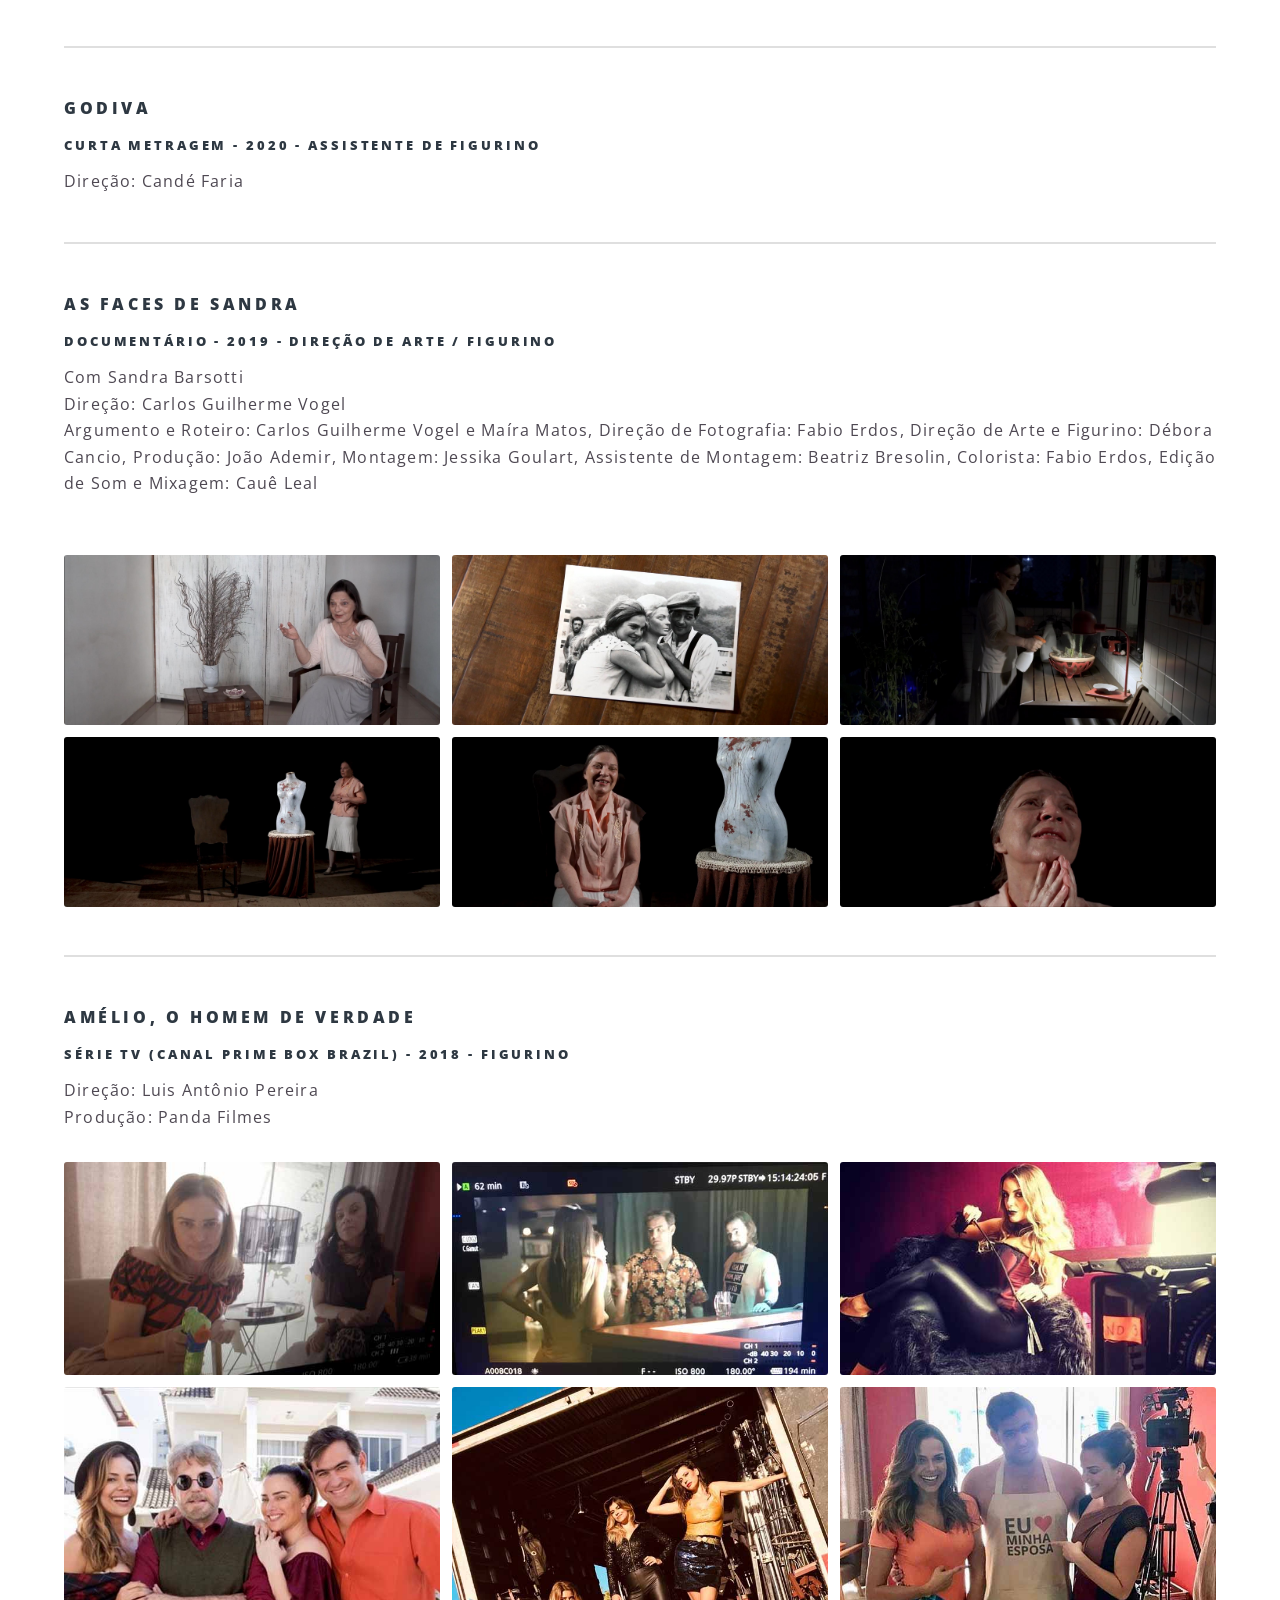
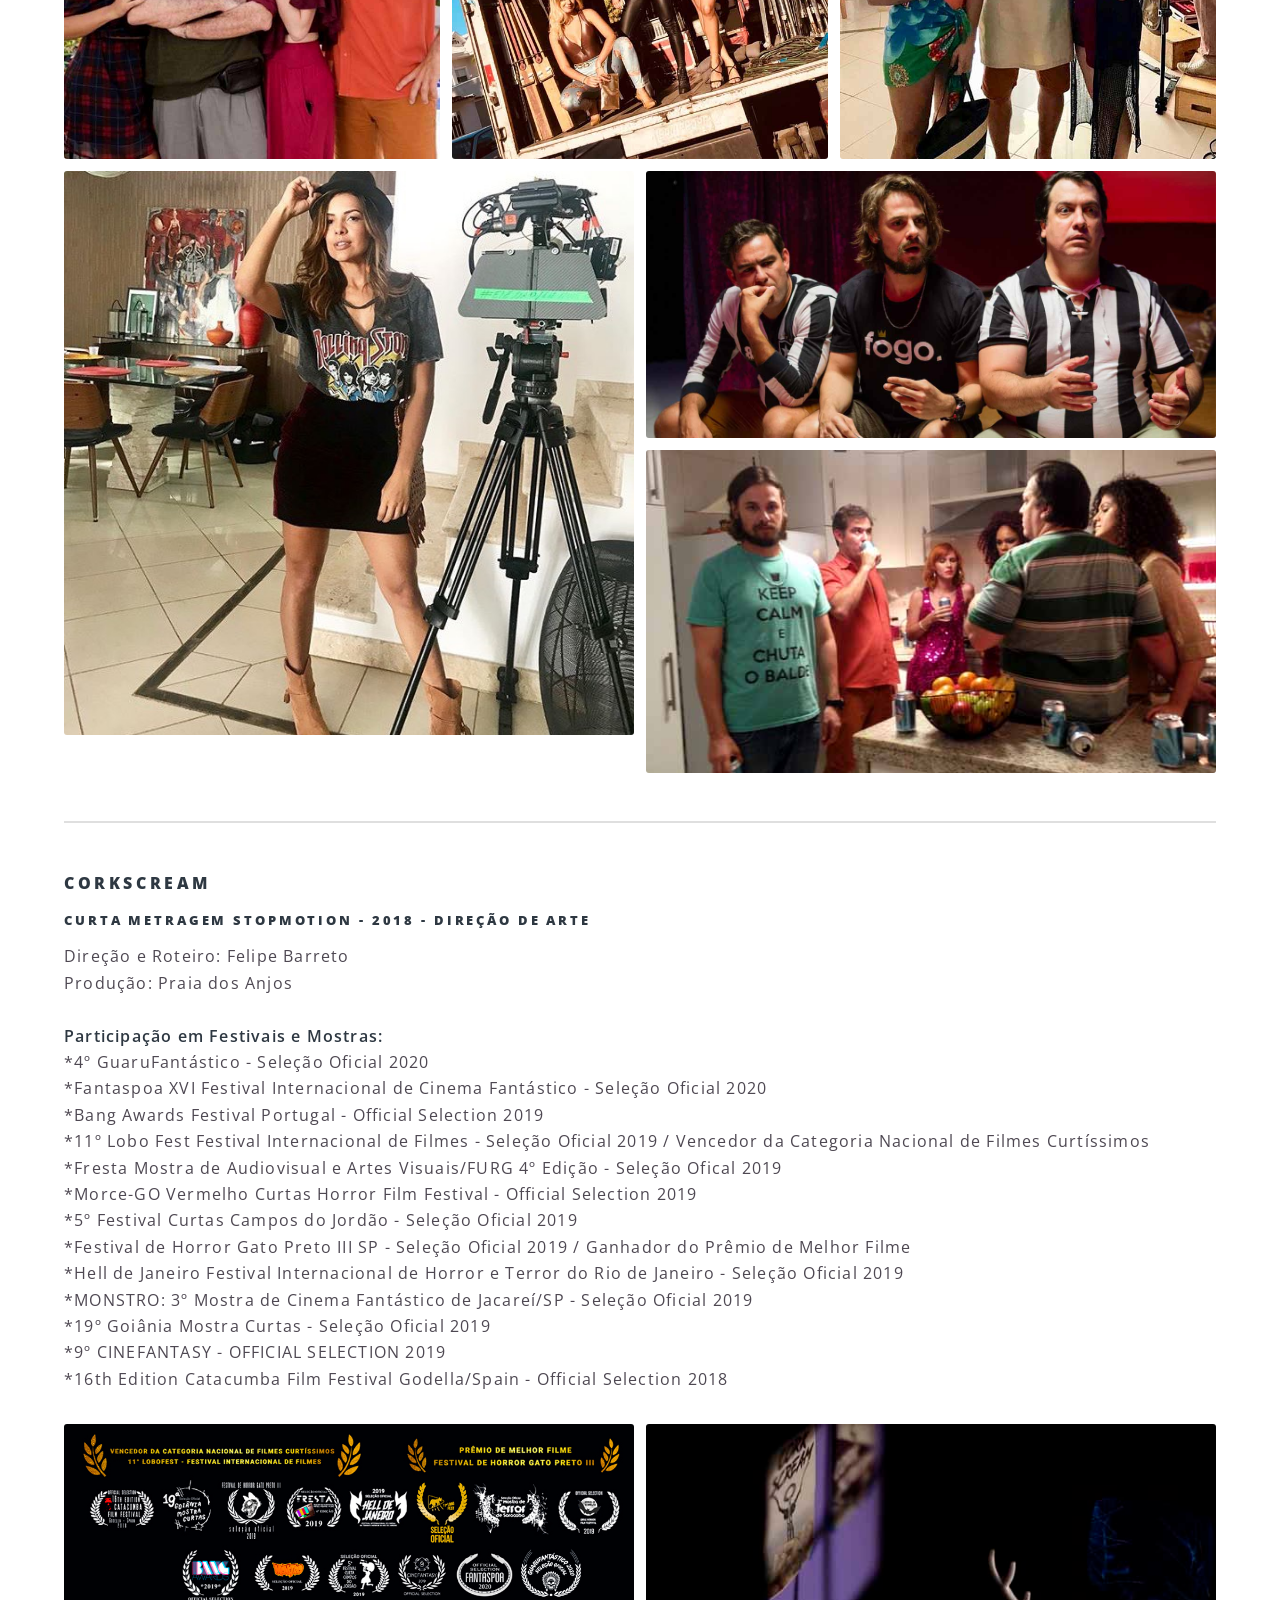
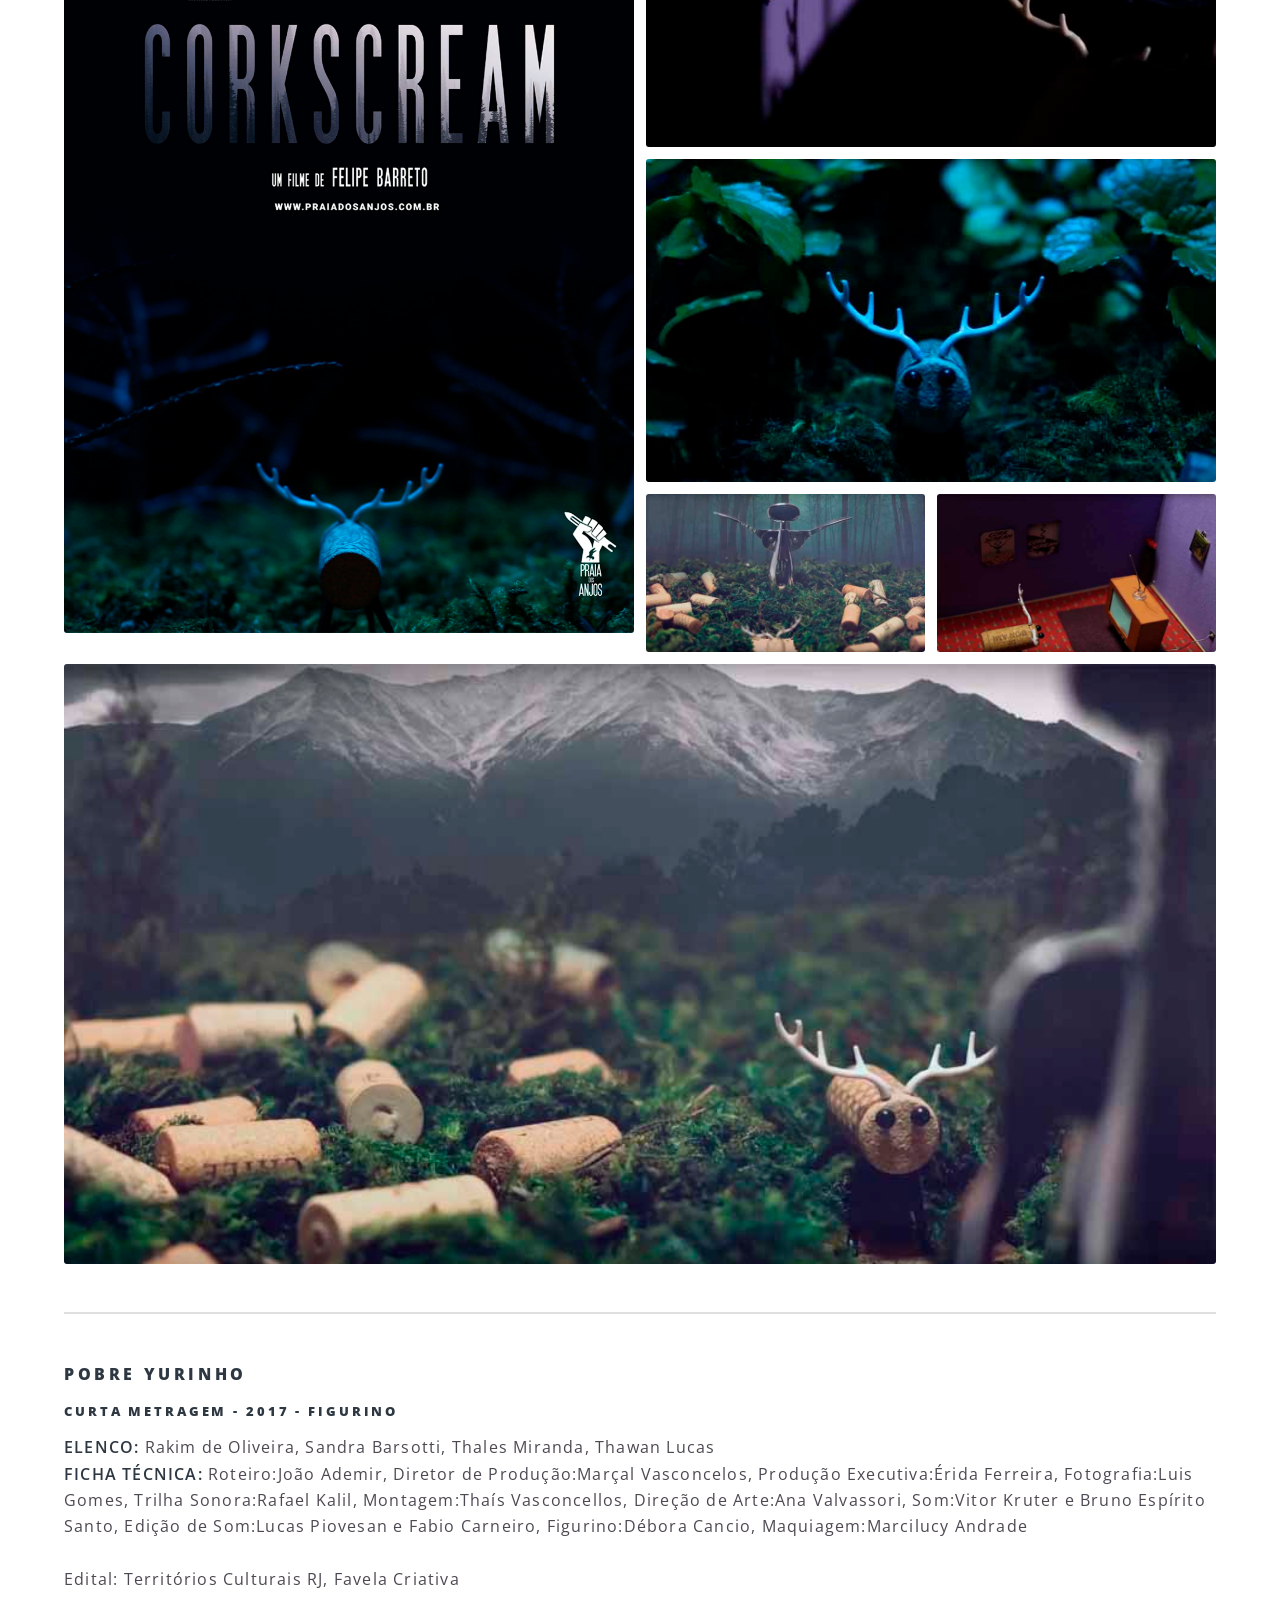
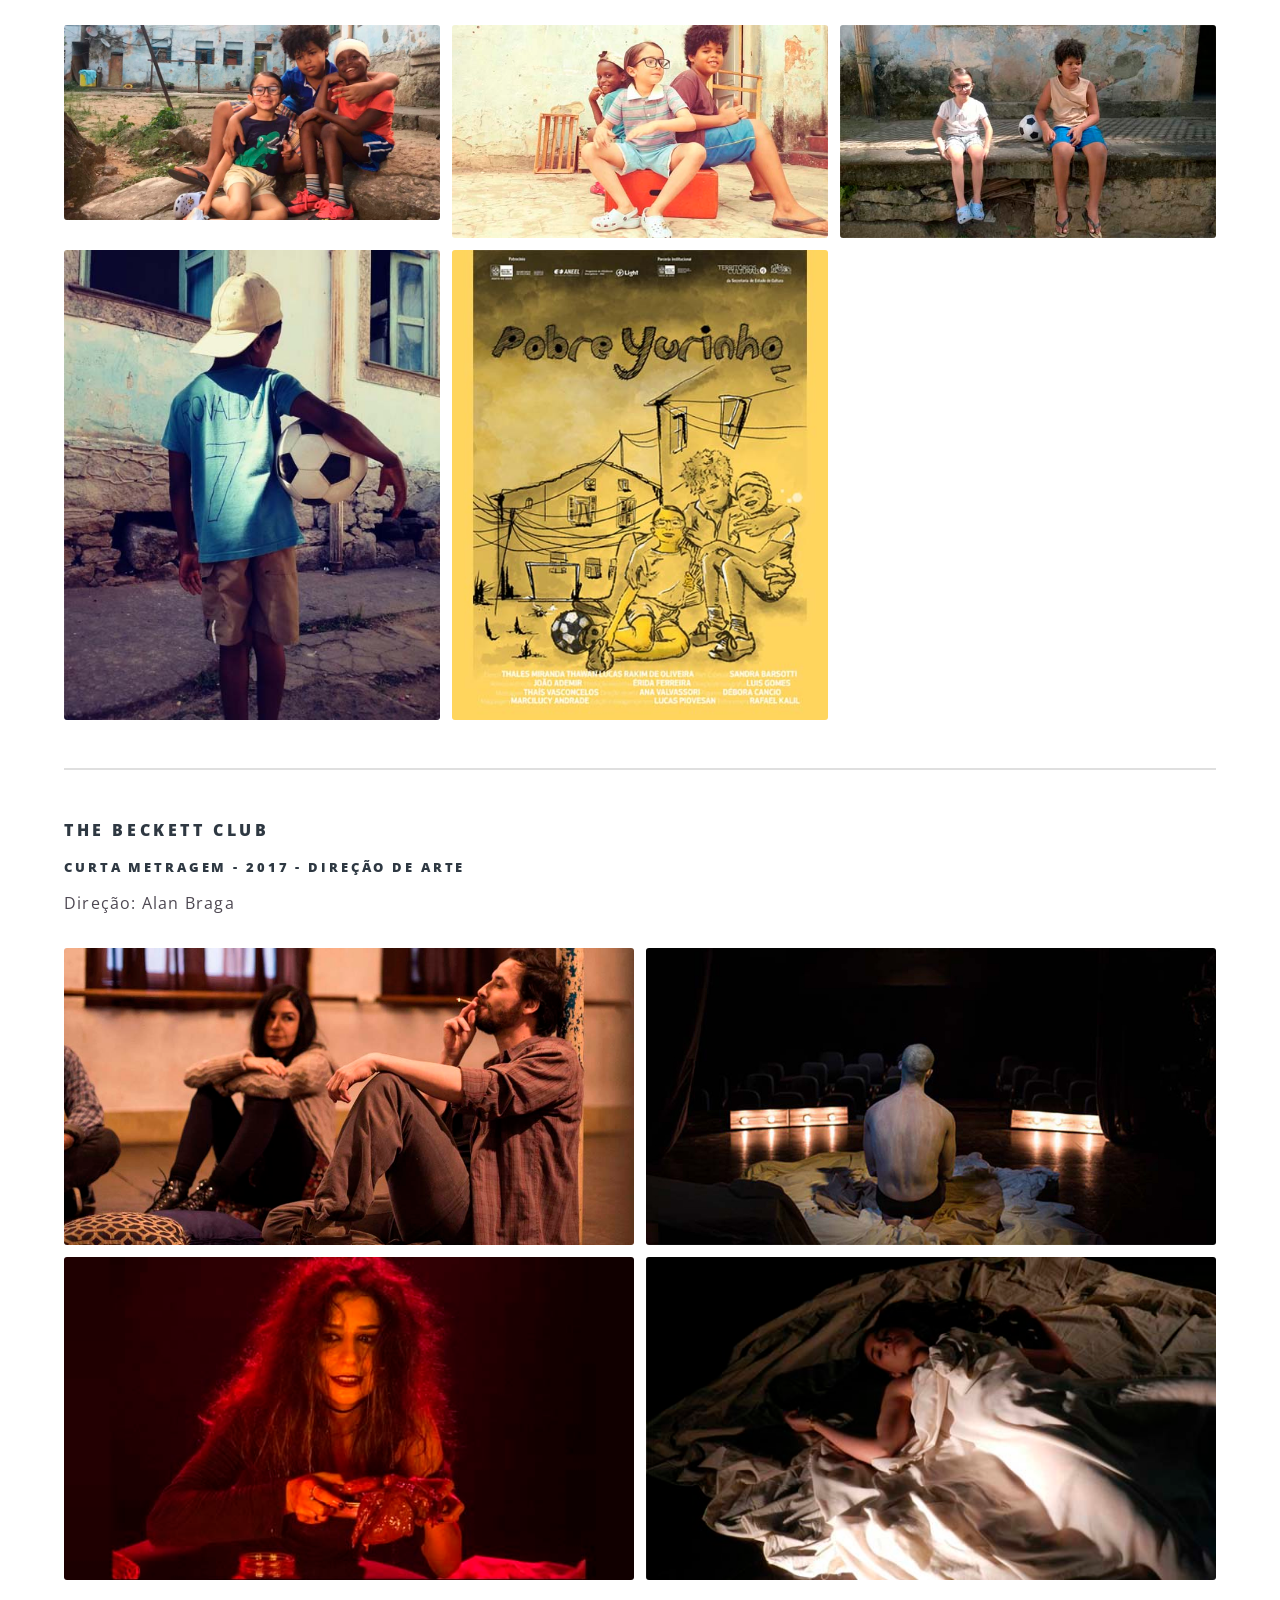
<file: audiovisual.html>
<!DOCTYPE HTML>
<!--
	Spectral by HTML5 UP
	html5up.net | @ajlkn
	Free for personal and commercial use under the CCA 3.0 license (html5up.net/license)
-->
<html>
	<head>
		<title>Audiovisual</title>
		<meta http-equiv="Content-Type" content="text/html; charset=UTF-8" />
		<meta name="viewport" content="width=device-width, initial-scale=1" />
		<!--[if lte IE 8]><script src="assets/js/ie/html5shiv.js"></script><![endif]-->
		<link rel="stylesheet" href="assets/css/main.css" />
		<!--[if lte IE 8]><link rel="stylesheet" href="assets/css/ie8.css" /><![endif]-->
		<!--[if lte IE 9]><link rel="stylesheet" href="assets/css/ie9.css" /><![endif]-->
	</head>
	<body>

		<!-- Page Wrapper -->
			<div id="page-wrapper">

				<!-- Header -->
					<header id="header">
						<h1><a href="index.html">Débora Cancio</a></h1>
						<nav id="nav">
							<ul>
								<li class="special">
									<a href="#menu" class="menuToggle"><span>Menu</span></a>
									<div id="menu">
										<ul>
											<li><a href="index.html">Home</a></li>
											<li><a href="audiovisual.html">Cinema / Audiovisual</a></li>
                                            <li><a href="teatro.html">Teatro</a></li>											
                                            <li><a href="circo.html">Circo</a></li>
									        <li><a href="artesvisuais-projetos.html">Artes Visuais / Projetos</a></li>	
									        <li><a href="ensaio-foto-publicidade.html">Publicidade / Ensaio Fotográfico </a></li>
											<li><a href="contato.html">Contato</a></li>
									    </ul>
								    </div>
								</li>
							</ul>
						</nav>
					</header>

				<!-- Main -->
					<article id="main">



						<header>
							<h2>Cinema / Audiovisual</h2>

						</header>
						<section class="wrapper style5">
							<div class="inner">


								<header><a href="#" name="mauricio-sousa"></a>
									<h4>Descascar Caranguejo</h4>
									<h5>VIDEOCLIP - 2023 - DIREÇÃO DE ARTE </h5>
							</header>
						
							<p>
								Artista: Julie & Manita
								
							</p>

							<div class="box alt">
	<div class="row uniform 50%">
												
		<div class="4u"><span class="image fit"><img  title="Descascar Caranguejo - Artista: Julie & Manita" alt="Descascar Caranguejo - Artista: Julie & Manita" src="images/caranguejo/descascar-caranquej (1).png" ></span></div>								
		<div class="4u"><span class="image fit"><img  title="Descascar Caranguejo - Artista: Julie & Manita" alt="Descascar Caranguejo - Artista: Julie & Manita" src="images/caranguejo/descascar-caranquej (2).png" ></span></div>								
		<div class="4u"><span class="image fit"><img  title="Descascar Caranguejo - Artista: Julie & Manita" alt="Descascar Caranguejo - Artista: Julie & Manita" src="images/caranguejo/descascar-caranquej (3).png" ></span></div>								
		<div class="4u"><span class="image fit"><img  title="Descascar Caranguejo - Artista: Julie & Manita" alt="Descascar Caranguejo - Artista: Julie & Manita" src="images/caranguejo/descascar-caranquej (4).png" ></span></div>								
		<div class="4u"><span class="image fit"><img  title="Descascar Caranguejo - Artista: Julie & Manita" alt="Descascar Caranguejo - Artista: Julie & Manita" src="images/caranguejo/descascar-caranquej (5).png" ></span></div>								
		<div class="4u"><span class="image fit"><img  title="Descascar Caranguejo - Artista: Julie & Manita" alt="Descascar Caranguejo - Artista: Julie & Manita" src="images/caranguejo/descascar-caranquej (6).png" ></span></div>
		<div class="4u"><span class="image fit"><img  title="Descascar Caranguejo - Artista: Julie & Manita" alt="Descascar Caranguejo - Artista: Julie & Manita" src="images/caranguejo/descascar-caranquej (7).png" ></span></div>								
		<div class="4u"><span class="image fit"><img  title="Descascar Caranguejo - Artista: Julie & Manita" alt="Descascar Caranguejo - Artista: Julie & Manita" src="images/caranguejo/descascar-caranquej (8).png" ></span></div>								
		<div class="4u"><span class="image fit"><img  title="Descascar Caranguejo - Artista: Julie & Manita" alt="Descascar Caranguejo - Artista: Julie & Manita" src="images/caranguejo/descascar-caranquej (9).png" ></span></div>
		<div class="4u"><span class="image fit"><img  title="Descascar Caranguejo - Artista: Julie & Manita" alt="Descascar Caranguejo - Artista: Julie & Manita" src="images/caranguejo/descascar-caranquej (10).png" ></span></div>								
		<div class="4u"><span class="image fit"><img  title="Descascar Caranguejo - Artista: Julie & Manita" alt="Descascar Caranguejo - Artista: Julie & Manita" src="images/caranguejo/descascar-caranquej (11).png" ></span></div>								
		<div class="4u"><span class="image fit"><img  title="Descascar Caranguejo - Artista: Julie & Manita" alt="Descascar Caranguejo - Artista: Julie & Manita" src="images/caranguejo/descascar-caranquej (12).png" ></span></div>

	
	
	</div>
						  </div>
							
							<hr>	


								
									<header><a href="#" name="mauricio-sousa"></a>
										<h4>Câncer com Ascendente em Virgem</h4>
										<h5>LONGA METRAGEM - 2023 - PRODUÇÃO DE OBJETOS</h5>
								</header>
							
								<p>
									Produtora: Raccord Produções e Coprodução da Globo Filmes<br/>
Diretora:  Rosane Svartman <br/>
Diretora de Arte: Fabiana Egrejas<br/>
									
								</p>

								<div class="box alt">
		<div class="row uniform 50%">
													
			<div class="4u"><span class="image fit"><img  title="Foto: Mariana Viana/Reprodução/Instagram @suzipires" alt="Foto: Mariana Viana/Reprodução/Instagram @suzipires" src="images/Cancer/cancer-1.png" ></span></div>								
			
			<div class="4u"><span class="image fit"><img title="Foto: Mariana Viana" alt="Foto: Mariana Viana"  src="images/Cancer/cancer-2.png" ></span></div>
			<div class="4u"><span class="image fit"><img title="Foto: Mariana Viana" alt="Foto: Mariana Viana"  src="images/Cancer/cancer.png" ></span></div>
	    </div>
						      </div>
								
								<hr>	

							 	
								<header><a href="#" name="mauricio-sousa"></a>
										<h4>PEDAÇO DE MIM</h4>
										<h5>SÉRIE - 2023 - ASSISTENTE DE PRODUÇÃO DE OBJETOS</h5>
								</header>
							
								<p>
									Produtora: A Fábrica<br/>
Diretor: Maurício Farias <br/>
Diretora de Arte: Luciane Nicolino<br/>
									
								</p>

								<div class="box alt">
										<div class="row uniform 50%">
											
<div class="6u"><span class="image fit"><img  src="images/pedaco-de-mim/netflix.png" ></span></div>

										


								  </div>
						      </div>
								
								<hr>	
								
								
								<header><a href="#" name="mauricio-sousa"></a>
										<h4>OS FAROFEIROS 2</h4>
										<h5>LONGA METRAGEM - 2023 - PRODUTORA DE OBJETOS</h5>
								</header>
							
								<p>
									Produtora: Camisa Listrada<br/>
Diretor: Roberto Santucci <br/>
Diretora de Arte: Fabiana Egrejas<br/>
									
								</p>

								<div class="box alt">
										<div class="row uniform 50%">
		<div class="4u"><span class="image fit"><img  src="images/os-farofeiros-2/os-farofeiros-3.jpg" ></span></div>											
<div class="4u"><span class="image fit"><img  src="images/os-farofeiros-2/os-farofeiros-1.png" ></span></div>
<div class="4u"><span class="image fit"><img  src="images/os-farofeiros-2/os-farofeiros-2.png" ></span></div>
									
										


								  </div>
						      </div>
								
								
							<HR>	
								
								
							  <header><a href="#" name="mauricio-sousa"></a>
										<h4>A Lama da Mãe Morta</h4>
										<h5>CURTA METRAGEM - 2023 - CO-DIREÇÃO DE ARTE</h5>
								</header>
							
								<p>
								<b>FICHA TÉCNICA:</b> Elenco - Aretha Sadick, Karine Teles, Sirlea Aleixo, fotografia - Camilo Pellegrini e Carolina Godinho
direção de arte - André Sanches e Débora Cancio, figurino - Preta Marques, visagismo - Diego Nardes, trilha sonora, edição de som e mixagem - Thiago Sobral, produção executiva - Fábio Pereira, assistente de direção e som direto - Carolina Godinho, título e arte gráfica - Astronauta Mecanico
roteiro, direção, produção e edição - Camilo Pellegrini

									
								</p>

								<div class="box alt">
										<div class="row uniform 50%">
											
<div class="4u"><span class="image fit"><img  src="images/a-lama/a-lama-da-mae-morta.png" ></span></div>



								  </div>
						      </div>
								
								
							<HR>	
								
								
								
								
								<header><a href="#" name="mauricio-sousa"></a>
										<h4>Mauricio de Sousa - O Realizador de Sonhos</h4>
										<h5>LONGA METRAGEM - 2022 -  ASSISTENTE DE PRODUÇÃO DE ARTE</h5>
								</header>
							
								<p>
									Produtora: Focus Films<br>
									Produção: Mauricio de Sousa Produções e Disney<br>
									Diretor: Pedro Vasconcelos<br>
								  Diretora de Arte: Rita Vinagre
									
								</p>

								<div class="box alt">
										<div class="row uniform 50%">
											
<div class="4u"><span class="image fit"><img  src="images/mauricio-de-souza/mauricio-souza-1.jpg" ></span></div>
<div class="4u"><span class="image fit"><img  src="images/mauricio-de-souza/mauricio-souza-2.jpg" ></span></div>
											<div class="4u"><span class="image fit"><img  src="images/mauricio-de-souza/mauricio-souza-3.jpg" ></span></div>


								  </div>
						      </div>
								
								
							<HR>	
								

								   <header><a href="#" name="nosso-lar"></a>
										<h4>NOSSO LAR 2 - OS MENSAGEIROS</h4>
										<h5>Longa Metragem - 2022 - PRODUTORA DE OBJETOS</h5>
								</header>
							
								<p>
									Produção: Cinética Filmes<br>
									Direção: Wagner de Assis<br>
									Direção de Arte: Ula Schliemann
									
								</p>

								<div class="box alt">
										<div class="row uniform 50%">
											
<div class="6u"><span class="image fit"><img  src="images/nosso-lar-2/nosso-lar-2.png" ></span></div>
<div class="6u"><span class="image fit"><img title="Créditos: Ique Esteves" alt="Créditos: Ique Esteves" src="images/nosso-lar-2/nosso-lar-2-img-2.png" ></span></div>



										</div>
							    </div>
								
								
							<HR>	
								
								
							    <header><a href="#" name="rioconnection"></a>
										<h4>RIO CONNECTION</h4>
										<h5>SÉRIE - 2021/2022 - ASSISTENTE DE PRODUÇÃO DE ARTE</h5>
								</header>
							
								<p> Produção e Realização: Floresta, GloboPlay e Sony<br>
								    Direção Geral: Mauro Lima<br>
									Direção (2a unidade): Toni Vanzollini / Thiago Teitelroit<br>
									Direção de Arte: Valéria Costa									
								</p>

								<div class="box alt">
										<div class="row uniform 50%">
											
<div class="6u"><span class="image fit"><img  src="images/rio-connection/RIOCONNECTION.png" ></span></div>
<div class="6u"><span class="image fit"><img  src="images/rio-connection/RIOCONNECTION2.png" ></span></div>
<div class="6u"><span class="image fit"><img  src="images/rio-connection/RIOCONNECTION3.png" alt=""></span></div>
<div class="6u"><span class="image fit"><img  src="images/rio-connection/RIOCONNECTION4.png" alt=""></span></div>
<div class="6u"><span class="image fit"><img  src="images/rio-connection/RIOCONNECTION6.png" alt=""></span></div>
<div class="6u"><span class="image fit"><img  src="images/rio-connection/RIOCONNECTION5.png" alt=""></span></div>


										</div>
							    </div>

<hr>		
								
									
							    <header><a href="#" name=""></a>
										<h4>FUTUROS AMANTES</h4>
										<h5>CURTA METRAGEM - 2021 - DIREÇÃO DE ARTE/FIGURINO</h5>
								</header>
							
								<p><B>ELENCO:</B> Lux Negrè e Gabriel.Manita<br>
									<B>FICHA TÉCNICA:</B>
								    Direção: Jessika Goulart				

									Roteiro: Fidelys Fraga,
									Direção de fotografia: João Paulo Casalino,
									Assistente de fotografia: Felipe Barreto,
									Produção e Assistente de direção: Maria Laura Cravo,
									Assistente de produção: Bernardo Vilela,
									Direção de Arte e Figurino: Débora Cancio,
									Assistente de arte e figurino: Lilian Elefant,
									Maquiagem: Clara Lopes,
									Continuidade: Anna Sant`Ana,
									Preparador de elenco: Daniel Chagas,
									Montagem: Felipe Barreto,
									Trilha original: Gabriel . Manita,
									Som direto, edição de som e mixagem: Cauê Leal,
									Computação gráfica: Beatriz Barros,
									Coloristae Finalizador: Renan Alves,
									Still: Karen Tribuzy.
								
								</p>

								<div class="box alt">
										<div class="row uniform 50%">
											
<div class="4u"><span class="image fit"><img  src="images/futuros-amantes/futuros-amantes-2.jpg" ></span></div>
<div class="4u"><span class="image fit"><img  src="images/futuros-amantes/futuros-amantes-3.jpg" ></span></div>
<div class="4u"><span class="image fit"><img  src="images/futuros-amantes/futuros-amantes-6.jpg" alt=""></span></div>
<div class="4u"><span class="image fit"><img  src="images/futuros-amantes/futuros-amantes-12.jpg" alt=""></span></div>
<div class="4u"><span class="image fit"><img  src="images/futuros-amantes/futuros-amantes-4.jpg" alt=""></span></div>
<div class="4u"><span class="image fit"><img  src="images/futuros-amantes/futuros-amantes-9.jpg" alt=""></span></div><br>
<div class="4u"><span class="image fit"><img  src="images/futuros-amantes/futuros-amantes-11.jpg" alt=""></span></div><br>
<div class="4u"><span class="image fit"><img  src="images/futuros-amantes/futuros-amantes-7.jpg" alt=""></span></div>
<div class="4u"><span class="image fit"><img  src="images/futuros-amantes/futuros-amantes-5.jpg" alt=""></span></div>
<div class="4u"><span class="image fit"><img  src="images/futuros-amantes/futuros-amantes-1.jpg" title="Foto de divulgação" alt="Foto de divulgação"></span></div>
<div class="4u"><span class="image fit"><img  src="images/futuros-amantes/futuros-amantes-10.jpg" alt=""></span></div>
<div class="4u"><span class="image fit"><img  src="images/futuros-amantes/futuros-amantes-8.jpg" alt=""></span></div>


										</div>
							    </div>

<hr>

								
								
						        <header><a href="#" name="tanto"></a>
										<h4>Tanto</h4>
										<h5>VIDEOCLIP - 2021 - DIREÇÃO DE ARTE / FIGURINO</h5>
								</header>
							
								<p>Artista: Carol Faria<br><B>ELENCO:</B>Beatriz Bresolin e Carol Faria<br>
								   <B>FICHA TÉCNICA:</B> Direção: Jessika Goulart<br>				
Roteiro: Samuca Bovo,
Direção de Fotografia: João Carlos Rocha,
Direção de Arte e Figurino: Débora Cancio,
Assistente de Direção: Maria Laura Cravo,
Produção: Maria de Fátima Faria é Jéssica Faria,
Maquiagem: Maria Cristina de Faria,
Imagens Aéreas: Gustavo Cassano,
Edição: Jessika Goulart e Marcelo Enghster,
Colorista: Renan Alves<br><br>
									<b>Exibição:</b>
Programa Juke Box do Music Box Brazil<br>
Canal 123 ou 623 ( HD) na net /claro 145 da Oi TV ou 637 da Vivo TV.
								</p>

								<div class="box alt">
										<div class="row uniform 50%">
										  <div class="4u"><span class="image fit"><img  src="images/tanto/tanto-1.png" title="Foto de divulgação" alt="Foto de divulgação"></span></div>

<div class="4u"><span class="image fit"><img  src="images/tanto/tanto-2.png" ></span></div>
<div class="4u"><span class="image fit"><img  src="images/tanto/tanto-3.png" ></span></div>
<div class="4u"><span class="image fit"><img  src="images/tanto/tanto-4.png" alt=""></span></div>
<div class="4u"><span class="image fit"><img  src="images/tanto/tanto-5.png" alt=""></span></div>
<div class="4u"><span class="image fit"><img  src="images/tanto/tanto-6.png" alt=""></span></div>
<div class="4u"><span class="image fit"><img  src="images/tanto/tanto-7.png" alt=""></span></div><br>
<div class="4u"><span class="image fit"><img  src="images/tanto/tanto-8.png" alt=""></span></div><br>
<div class="4u"><span class="image fit"><img  src="images/tanto/tanto-9.png" alt=""></span></div>

										</div>
							    </div>

<hr>
					
			
								
																
							   
								

								
							    <header><a href="#" name="voz"></a>
										<h4>A VOZ</h4>
										<h5>CURTA METRAGEM - 2021 - DIREÇÃO DE ARTE / FIGURINO</h5>
								</header>
							
								<p><B>ELENCO:</B> Beatriz Bresolin <br>
									<B>FICHA TÉCNICA:</B> Direção - Jessika Goulart, 
Roteiro - Samuca Bovo,
Produção, Ass. De Direção e Maquiagem - Maria Laura Cravo,
Diretor De Fotografia - João Carlos Rocha, 
Direção De Arte e Figurino - Débora Cancio, 
Preparador De Elenco - Audrei Andrade,
Assistente De Fotografia - Felipe Barreto,
Still - Mi Lisboa,
Som Direto, Edição De Som, Mixagem e Trilha Original - Cauê Leal, 
Montagem - Gabriel Durán,
Colorista - Renan Castelo Branco.<br><br>
									<b>Participação em Festivais e Mostras:</b><br>
*FantasNóia IV Festival de Cinema Fantástico de Novo Hamburgo/RS- 2021 (Prêmio de Melhor Atriz: Beatriz Bressolin)<br>
*Cinefest São Jorge - Festival de Cinema da Chapada dos Veadeiros- 2021<br>
*Mostra Híbrida - 2021<br>
*Marte XP - 2021
								</p>

								<div class="box alt">
										<div class="row uniform 50%">
										  <div class="4u"><span class="image fit"><img  src="images/a-voz/A-VOZ-POSTER.png" title="Foto de divulgação" alt="Foto de divulgação"></span></div>


										</div>
						      </div>

<hr>

								 <header><a href="#" name="godiva"></a>
										<h4>GODIVA</h4>
										<h5>CURTA METRAGEM - 2020 - ASSISTENTE DE FIGURINO</h5>
								</header>
								<p>Direção: Candé Faria<br/> 
								 
								 
								</p>
							
								

							

<hr>
								
								
						        <header><a href="#" name="sandra"></a>
										<h4>AS FACES DE SANDRA</h4>
										<h5>DOCUMENTÁRIO - 2019 - DIREÇÃO DE ARTE / FIGURINO</h5>
								</header>
							
								<p>Com Sandra Barsotti<br>
								   Direção: Carlos Guilherme Vogel<br>				
Argumento e Roteiro: Carlos Guilherme Vogel e Maíra Matos,
Direção de Fotografia: Fabio Erdos,
Direção de Arte e Figurino: Débora Cancio,
Produção: João Ademir,
Montagem: Jessika Goulart,
Assistente de Montagem: Beatriz Bresolin,
Colorista: Fabio Erdos,
Edição de Som e Mixagem: Cauê Leal
									
									<br><br>
								</p>

								<div class="box alt">
										<div class="row uniform 50%">
										  <div class="4u"><span class="image fit"><img  src="images/as-faces-de-sandra/as-faces-2.jpg" title="Foto de divulgação" alt="Foto de divulgação"></span></div>

<div class="4u"><span class="image fit"><img  src="images/as-faces-de-sandra/as-faces-3.jpg" ></span></div>
<div class="4u"><span class="image fit"><img  src="images/as-faces-de-sandra/as-faces-4.jpg" ></span></div>
<div class="4u"><span class="image fit"><img  src="images/as-faces-de-sandra/as-faces-1.jpg" alt=""></span></div>
<div class="4u"><span class="image fit"><img  src="images/as-faces-de-sandra/as-faces-5.jpg" alt=""></span></div>
<div class="4u"><span class="image fit"><img  src="images/as-faces-de-sandra/as-faces-6.jpg" alt=""></span></div>


										</div>
							    </div>
<hr>	


						      <header><a href="#" name="amelio"></a>
										<h4>Amélio, O Homem de Verdade</h4>
										<h5>Série TV (Canal Prime Box Brazil) - 2018 - Figurino</h5>
							  </header>
							
								<p>Direção: Luis Antônio Pereira<br/> 
								 Produção: Panda Filmes
								 
								</p>

								<div class="box alt">
										<div class="row uniform 50%">
										
<div class="4u"><span class="image fit"><img  src="images/amelio/03.jpg" alt=""></span></div>
<div class="4u"><span class="image fit"><img  src="images/amelio/01.jpg" alt=""></span></div>
<div class="4u"><span class="image fit"><img  src="images/amelio/05.jpg" alt=""></span></div>
<div class="4u"><span class="image fit"><img  src="images/amelio/09.jpg" title="@michellemartinsof" alt="@michellemartinsof"></span></div>
<div class="4u"><span class="image fit"><img  src="images/amelio/07.jpg" title="Foto Neto Oliveira" alt="Foto Neto Oliveira"></span></div>

<div class="4u"><span class="image fit"><img  src="images/amelio/08.jpg" title="@michellemartinsof" alt="@michellemartinsof"></span></div>
<div class="6u"><span class="image fit"><img  src="images/amelio/06.jpeg" title="@michellemartinsof" alt="@michellemartinsof"></span></div><br>
<div class="6u"><span class="image fit"><img  src="images/amelio/principal.jpg" title="Foto de divulgação" alt="Foto de divulgação"></span></div><br>
<div class="6u"><span class="image fit"><img  src="images/amelio/02.jpg" alt=""></span></div><br>
										</div>
						      </div>

<hr>



<header><a href="#" name="corkscream"></a>
										<h4>CorkScream</h4>
										<h5>Curta Metragem StopMotion - 2018 - Direção de Arte</h5>
									</header>
							
								<p>Direção e Roteiro: Felipe Barreto <br> 
								 Produção: Praia dos Anjos
								 <br> <br>
<b>Participação em Festivais e Mostras:</b> <br>
*4º GuaruFantástico - Seleção Oficial 2020 <br>								
*Fantaspoa XVI Festival Internacional de Cinema Fantástico - Seleção Oficial 2020 <br>								
*Bang Awards Festival Portugal - Official Selection 2019 <br>
*11º Lobo Fest Festival Internacional de Filmes - Seleção Oficial 2019 / Vencedor da Categoria Nacional de Filmes Curtíssimos <br>									
*Fresta Mostra de Audiovisual e Artes Visuais/FURG 4º Edição - Seleção Ofical 2019 <br>
*Morce-GO Vermelho Curtas Horror Film Festival - Official Selection 2019 <br>
*5º Festival Curtas Campos do Jordão - Seleção Oficial 2019 <br>
*Festival de Horror Gato Preto III SP - Seleção Oficial 2019 / Ganhador do Prêmio de Melhor Filme <br>
*Hell de Janeiro Festival Internacional de Horror e Terror do Rio de Janeiro - Seleção Oficial 2019 <br>
*MONSTRO: 3º Mostra de Cinema Fantástico de Jacareí/SP - Seleção Oficial 2019 <br>
*19º Goiânia Mostra Curtas - Seleção Oficial 2019 <br>
*9º CINEFANTASY - OFFICIAL SELECTION 2019 <br>
*16th Edition Catacumba Film Festival Godella/Spain - Official Selection 2018 <br>

								</p>

								<div class="box alt">
										<div class="row uniform 50%">
										    <div class="6u"><span class="image fit"><img  src="images/corkscream/poster-corkscream-site.jpg" alt=""></span></div>
										    <div class="6u"><span class="image fit"><img  src="images/corkscream/03.jpg" alt=""></span></div>
                                            <div class="6u"><span class="image fit"><img  src="images/corkscream/02.jpg" alt=""></span></div>
											<div class="3u"><span class="image fit"><img  src="images/corkscream/04.jpg" alt=""></span></div>
											<div class="3u"><span class="image fit"><img  src="images/corkscream/01.jpg" alt=""></span></div>
                                            <div class="12u"><span class="image fit"><img  src="images/corkscream/principal.jpg" alt=""></span></div>


										</div>
									</div>
									

<hr>









<header><a href="#" name="yurinho"></a>
										<h4>Pobre Yurinho</h4>
										<h5>Curta Metragem - 2017 - Figurino</h5>
									</header>
							
						<p>
								<b>ELENCO:</b> Rakim de Oliveira, Sandra Barsotti, Thales Miranda, Thawan Lucas <br>
								<b>FICHA TÉCNICA:</b> Roteiro:João Ademir, Diretor de Produção:Marçal Vasconcelos, Produção Executiva:Érida Ferreira, Fotografia:Luis Gomes, Trilha Sonora:Rafael Kalil,
								Montagem:Thaís Vasconcellos, Direção de Arte:Ana Valvassori, Som:Vitor Kruter e Bruno Espírito Santo, Edição de Som:Lucas Piovesan e Fabio Carneiro,
								Figurino:Débora Cancio, Maquiagem:Marcilucy Andrade <br> <br>
								 Edital: Territórios Culturais RJ, Favela Criativa
								</p>

								<div class="box alt">
										<div class="row uniform 50%">
											<div class="4u"><span class="image fit"><img src="images/yurinho/principal.jpg" alt=""></span></div>
<div class="4u"><span class="image fit"><img  src="images/yurinho/01.jpg" alt=""></span></div>
<div class="4u"><span class="image fit"><img src="images/yurinho/02.jpg" alt=""></span></div>
<div class="4u"><span class="image fit"><img  src="images/yurinho/03.jpg" alt=""></span></div>
<div class="4u"><span class="image fit"><img  src="images/yurinho/04.jpg" alt=""></span></div>
										</div>
									</div>

<hr>











<header><a href="#" name="thebeckettclub"></a>
										<h4>The Beckett Club</h4>
										<h5>Curta Metragem - 2017 - Direção de Arte</h5>
									</header>
							
								<p>Direção: Alan Braga <br/> </p>

								<div class="box alt">
										<div class="row uniform 50%">
											<div class="6u"><span class="image fit"><img title="Foto: Carla Alves" src="images/thebeckettclub/principal.jpg" alt=""></span></div>
											<div class="6u"><span class="image fit"><img title="Foto: Wilson Spiler" src="images/thebeckettclub-2.jpg" alt=""></span></div>
<div class="6u"><span class="image fit"><img title="Foto: Wilson Spiler" src="images/thebeckettclub/01.jpg" alt=""></span></div>
<div class="6u"><span class="image fit"><img title="Foto: Cadu Costa " src="images/thebeckettclub/02.jpg" alt=""></span></div>
										</div>
									</div>

<hr>



<header><a href="#" name="caixao"></a>
										<h4>Evolução</h4>
										<h5>Curta Metragem - 2017 - Figurino</h5>
									</header>
								<b>ELENCO:</b> Henrique Pires, Regina Gutman, Nicolás Yanco, Marinanna Mac Niven<br/>
								<p><b>FICHA TÉCNICA:</b> Direção Octavio Mac Niven, Roteiro:Octavio Mac Niven,  Produção Executiva:Maria José Jacques dos Reis e Magdala Jacques dos Reis, 
								Produção:Natália Ferraciolli e Lueni Vilas, Edição:Gustavo Alonso, Fotografia:Denilson Barbosa e Pedro Campos, Som:Fabio Carneiro Leão e Christian Tanto, 
								Arte:Daniela Mesquita, Figurino:Débora Cancio, Maquiagem: João Alonso e Guilherme Camilo <br/>
								<br/>
								
<b>Participação em Festivais e Mostras:</b><br/>
*10º Curta Cabo Frio<br/>
*FantaSci Short Film Festival 2018<br/>
*Roma Independent Prisma Awards 2018<br/>
*Festcine Pedra Azul 2018<br/>
*London X-4  Seasonal Short Film Festival (Special Mention)
								</p>

								<div class="box alt">
										<div class="row uniform 50%">
											<div class="6u"><span class="image fit"><img src="images/caixao/1.jpg" alt=""></span></div>
											<div class="6u"><span class="image fit"><img src="images/caixao/2.jpg" alt=""></span></div>
											<div class="6u"><span class="image fit"><img src="images/caixao/3.jpg" alt=""></span></div>
											


										</div>
									</div>

<hr>


<header><a href="#" name="anchovas"></a>
										<h4>Anchovas</h4>
										<h5>Curta Metragem - 2016 - Direção de Arte</h5>
									</header>
							
								<p>Direção: Alan Braga <br/> </p>

								<div class="box alt">
										<div class="row uniform 50%">
											<div class="6u"><span class="image fit"><img src="images/anchovas/principal.jpg" alt=""></span></div>

										</div>
									</div>

<hr>


<header><a href="#" name="tropical"></a>
										<h4>Funk You</h4>
										<h5>Videoclip - 2017 - Direção de Arte / Figurino</h5>
									</header>
							
								<p>Artista: Tropical Storm <br/>
								Ator: Davi Pinheiro <br>
								Direção: Juarez Escosteguy <br/>Produção:  Grupo Sal & Koca Machado </p>

								<div class="box alt">
										<div class="row uniform 50%">
											<div class="12u"><span class="image fit"><img src="images/tropical/principal.jpg" alt=""></span></div>

<div class="6u"><span class="image fit"><img src="images/tropical/4.jpg" alt=""></span></div>
											<div class="6u"><span class="image fit"><img src="images/tropical/2.jpg" alt=""></span></div>
											<div class="4u"><span class="image fit"><img src="images/tropical/3.jpg" alt=""></span></div>
											
											<div class="4u"><span class="image fit"><img src="images/tropical/5.jpg" alt=""></span></div>


<div class="4u"><span class="image fit"><img src="images/tropical/6.jpg" alt=""></span></div>

<div class="4u"><span class="image fit"><img src="images/tropical/7.jpg" alt=""></span></div>

<div class="4u"><span class="image fit"><img src="images/tropical/8.jpg" alt=""></span></div>

<div class="4u"><span class="image fit"><img src="images/tropical/9.jpg" alt=""></span></div>

								  </div>
									</div>




<hr>





<header><a href="#" name="alaleste"></a>
										<h4>Ala Leste</h4>
										<h5>Série TV (Canal Prime Box Brazil 2019) - 2016 - Figurino</h5>
									</header>
							
								<p>Direção: Luis Antonio Pereira
<br/> Produção: DIO Filmes </p>

								<div class="box alt">
										<div class="row uniform 50%">
											<div class="12u"><span class="image fit"><img src="images/emergencia/principal.jpg" alt=""></span></div>
											<div class="4u"><span class="image fit"><img src="images/emergencia/04.jpg" alt=""></span></div>
											<div class="4u"><span class="image fit"><img src="images/emergencia/02.jpg" alt=""></span></div>
											<div class="4u"><span class="image fit"><img src="images/emergencia/03.jpg" alt=""></span></div>
											
<div class="4u"><span class="image fit"><img src="images/emergencia/01.jpg" alt=""></span></div>
<div class="4u"><span class="image fit"><img src="images/emergencia/5.jpg" alt=""></span></div>
<div class="4u"><span class="image fit"><img src="images/emergencia/6.jpg" alt=""></span></div>

										</div>
									</div>

								<hr>

							<header>
									<a href="#" name="esquina"></a>	<h4>Esquina 22</h4>
										<h5>Série - 2016 - Direção de Arte / Figurino / Cenografia</h5>
									</header>
							
								<p>Direção: Raphael Antony e Felipe Miguel <br/>Realização: Cia Objetores </p>

								<div class="box alt">
										<div class="row uniform 50%">
											<div class="12u"><span class="image fit"><img src="images/esquina/principal.jpg" alt=""></span></div>
<div class="4u"><span class="image fit"><img src="images/esquina/03.jpg" alt=""></span></div>
											<div class="4u"><span class="image fit"><img src="images/esquina/01.jpg" alt=""></span></div>
											<div class="4u"><span class="image fit"><img src="images/esquina/02.jpg" alt=""></span></div>
											
											
										</div>
									</div>

<hr>
<header><a href="#" name="falling"></a>
										<h4>Falling Debris</h4>
										<h5>Videoclip - 2016 - Direção de Arte / Figurino</h5>
									</header>
							
								<p>Artista: Filler<br/>Estética Noir, anos 40 <br/>
								<b>ELENCO:</b> Lucélia Pontes </br>
							 	<b>FICHA TÉCNICA:</b>
								Direção:Fernando Bittencourt e Guilherme Tostes, Produção:Paula Goulart, Direção de Fotografia:Guilherme Tostes, Produção:Pé Direito Filmes </br>
							 	 </p>
 
								<div class="box alt">
										<div class="row uniform 50%">
											<div class="12u"><span class="image fit"><img src="images/falling/principal.jpg" alt=""></span></div>
											<div class="4u"><span class="image fit"><img src="images/falling/01.jpg" alt=""></span></div>
											<div class="4u"><span class="image fit"><img src="images/falling/02.jpg" alt=""></span></div>
<div class="4u"><span class="image fit"><img src="images/falling/03.jpg" alt=""></span></div>											
											<div class="4u"><span class="image fit"><img src="images/falling/04.jpg" alt=""></span></div>


<div class="4u"><span class="image fit"><img src="images/falling/06.jpg" alt=""></span></div>

<div class="4u"><span class="image fit"><img src="images/falling/05.jpg" alt=""></span></div>

								  </div>
									</div>
<hr>
<header><a href="#" name="desativado"></a>
										<h4>Desativado Temporariamente </h4>
										<h5>Curta Metragem - 2016 - Direção de Arte / Figurino</h5>
									</header>
							
								<p><b>ELENCO:</b> Evandro Melo, Zoatha David, Fidelys Fraga, Carlos Guilherme Vogel, Ricardo Cézar Pereira, Rita Elmôr  <br>
							    <b>FICHA TÉCNICA:</b> 
		Roteiro:Adriana Costa, Carlos Guilherme Vogel, Fidelys Fraga, Marcela Soares e Maíra Matos, Direção:Fidelys Fraga, Assistente de Direção:Carlos Guilherme Vogel, Direção de Fotografia:Rômulo Queiroz e Daniela Boechat, Direção de Arte e Figurino: Ana Valvassori, Débora Cancio e Marcela Soares, Maquiagem e Cabelo:Cléber de Oliveira, Montagem:Felipe Barreto, Som Direto: Maíra Matos e Adriana Costa, Edição de Som e Mixage:Lucas Piovesan, Continuidade:Lilian Diehl e Daniela Boechat, Produção:Adriana Costa, Maíra Matos e Marcela Soares, Assistente de Produção:Isac Fontes, Pós Produção:Carlos Guilherme Vogel e Felipe Barreto.&nbsp;&nbsp; <br/><br/>
		Filme Participante do Festival 72 Horas
Ganhador do Prêmio "Juri Popular" 2016 - Cinema Odeon RJ
 </p>

								<div class="box alt">
										<div class="row uniform 50%">
											

<div class="12u"><span class="image fit"><img src="images/desativado/principal.jpg" alt=""></span></div>
<div class="4u"><span class="image fit"><img src="images/desativado/03.jpg" alt=""></span></div>
										  <div class="4u"><span class="image fit"><img src="images/desativado/01.jpg" alt=""></span></div>
											<div class="4u"><span class="image fit"><img src="images/desativado/02.jpg" alt=""></span></div>
											
<div class="4u"><span class="image fit"><img src="images/desativado/04.jpg" alt=""></span></div>
	<div class="4u"><span class="image fit"><img src="images/desativado/05.jpg" alt=""></span></div>
	

											
										</div>
									</div>
							
<hr/>
                                    <header><a href="#" name="casa"></a>
										<h4>A Casa Nova de Newton</h4>
										<h5>Curta Metragem - 2015 - Figurino</h5>
									</header>
							
								<p> 
								    <b>ELENCO:</b> Otávio Martins, Marina Provenzanno, Marina Henriques <br>
								    <b>FICHA TÉCNICA:</b> Direção e Roteiro:Letícia Pires, Assistente de Direção: Adriana Barradas, Produtoção:Maria Fernanda Mello e Paula Goulart, Direção de Fotografia:Guilherme Tostes e Rick Mello,
								    Direção de Arte:Ana Valvassori, Constaza de Córdova, Maria Pia Nogueira e Tiago Rios, Concepção Gráfica:André Massotti e Fernanda Massotti, 
								    Figurino:Emmanuele Rodrigues e Débora Cancio, Som Direto:Marina D’avilla, Edição:Fernando Bitencourt e Sabrina Gortz, Trilha Sonora Original:Marina Volker e Felipe Fernandes, Pós Produção de Som:Pedro Sodré
					
                                     <br>
                                    </p>

								<div class="box alt">
										<div class="row uniform 50%">
											<div class="12u"><span class="image fit"><img src="images/casa/principal.jpg" alt=""></span></div>
										    <div class="6u"><span class="image fit"><img src="images/casa/foto-3.jpg" alt=""></span></div>
											<div class="6u"><span class="image fit"><img src="images/casa/foto-1.jpg" alt=""></span></div>
											<div class="6u"><span class="image fit"><img src="images/casa/foto-2.jpg" alt=""></span></div>

										</div>
									</div>
<hr/>					
<header><a href="#" name="imersao"></a>
										<h4>Imersão</h4>
										<h5>Curta Metragem - 2015 - Direção de Arte / Figurino</h5>
									</header>
							
								<p>Direção: Felipe Barreto<br/>
Produção: Praia dos Anjos
</p>

								<div class="box alt">
										<div class="row uniform 50%">
			<div class="12u"><span class="image fit"><img src="images/imersao/principal.jpg" alt=""></span></div>
			<div class="4u"><span class="image fit"><img src="images/imersao/01.jpg" alt=""></span></div>
				<div class="4u"><span class="image fit"><img src="images/imersao/06.jpg" alt=""></span></div>
			<div class="4u"><span class="image fit"><img src="images/imersao/03.jpg" alt=""></span></div>
			<div class="4u"><span class="image fit"><img src="images/imersao/04.jpg" alt=""></span></div>
			
<div class="4u"><span class="image fit"><img src="images/imersao/02.jpg" alt=""></span></div>
<div class="4u"><span class="image fit"><img src="images/imersao/05.jpg" alt=""></span></div>
											
										</div>
									</div>
					











</div>
						</section>
					</article>

				<!-- Footer -->
					<footer id="footer">
						<ul class="icons">
							
							<li><a target="_blank" href="https://www.facebook.com/debora.cancio" class="icon fa-facebook"><span class="label">Facebook</span></a></li>
							<li><a  target="_blank" href="https://www.instagram.com/debbiecancio/" class="icon fa-instagram"><span class="label">Instagram</span></a></li>
							
							<li><a href="contato.html" class="icon fa-envelope-o"><span class="label">Email</span></a></li>
						</ul>
						<ul class="copyright">
							<li style="font-size:10px">&copy;2016, Débora Cancio. All Rights Reserved. </li>
						</ul>
					</footer>

			</div>

		<!-- Scripts -->
			<script src="assets/js/jquery.min.js"></script>
			<script src="assets/js/jquery.scrollex.min.js"></script>
			<script src="assets/js/jquery.scrolly.min.js"></script>
			<script src="assets/js/skel.min.js"></script>
			<script src="assets/js/util.js"></script>
			<!--[if lte IE 8]><script src="assets/js/ie/respond.min.js"></script><![endif]-->
			<script src="assets/js/main.js"></script>

	</body>
</html>
</file>
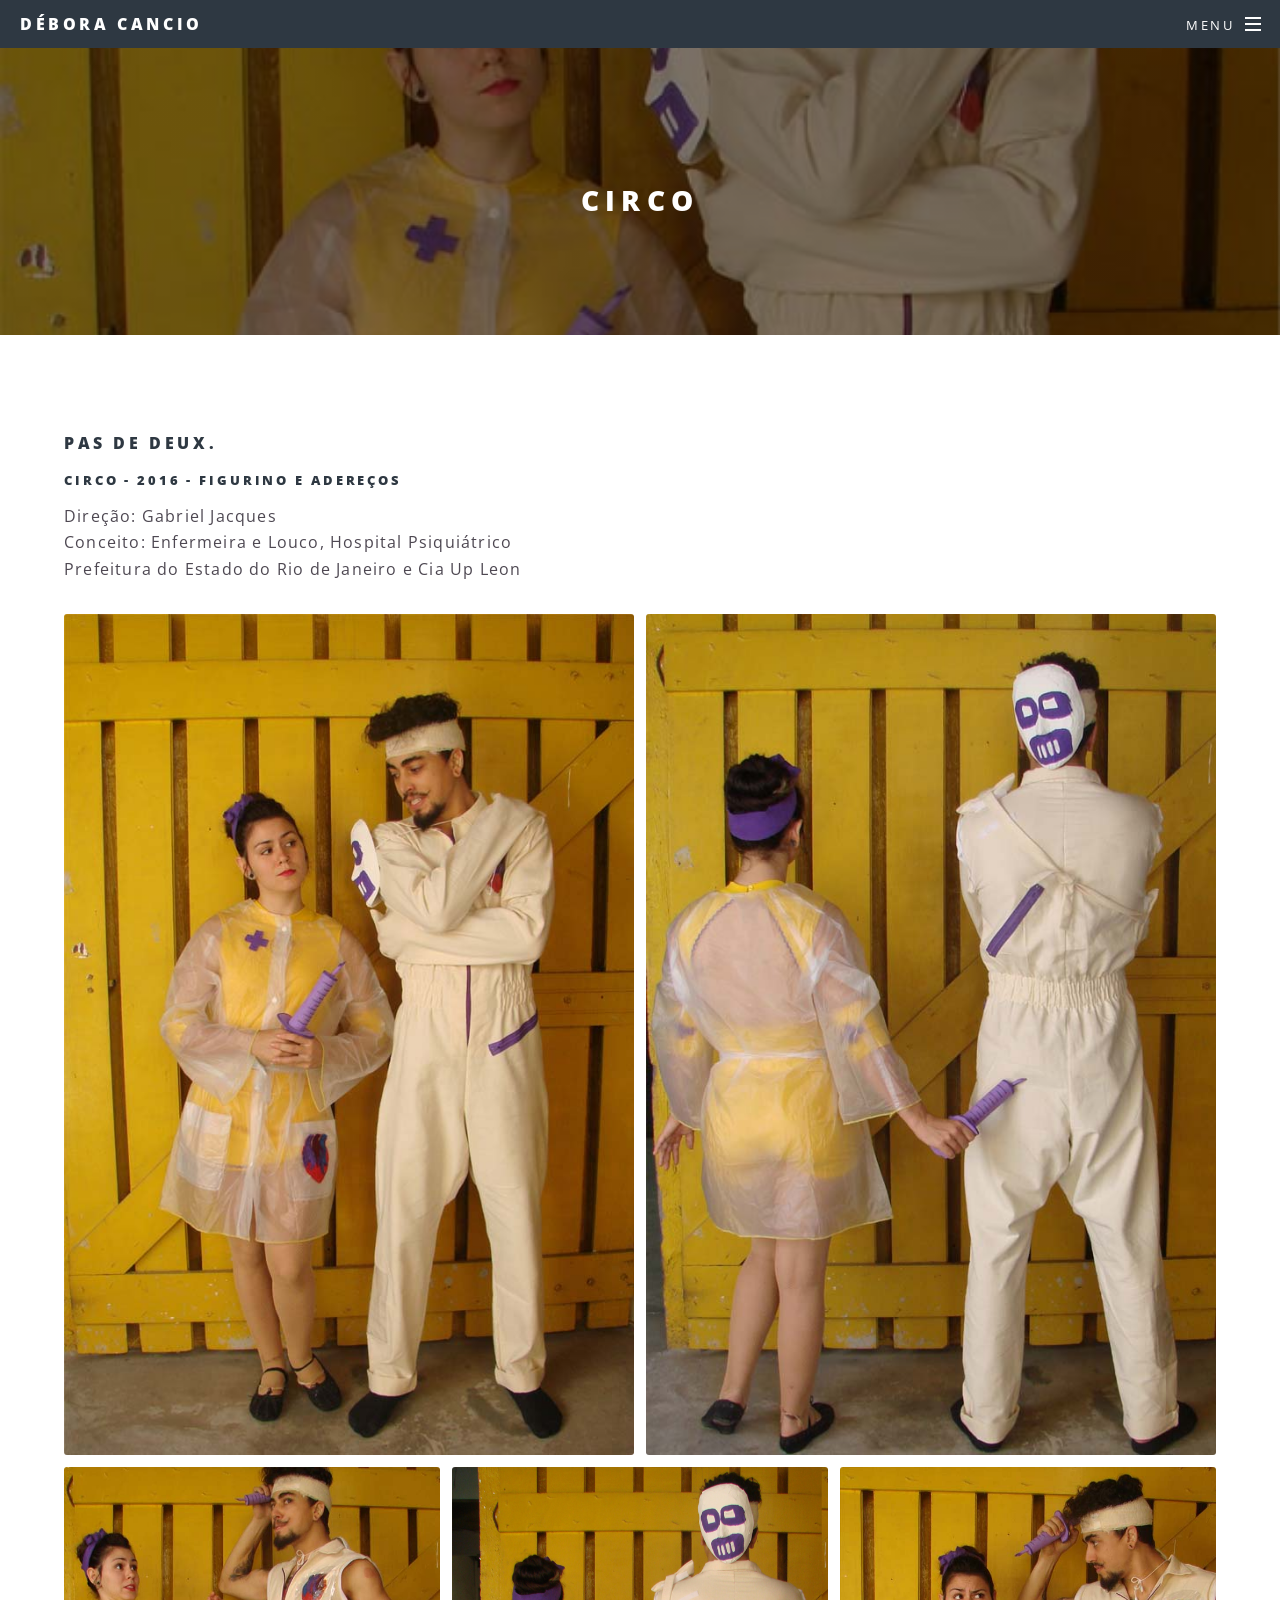
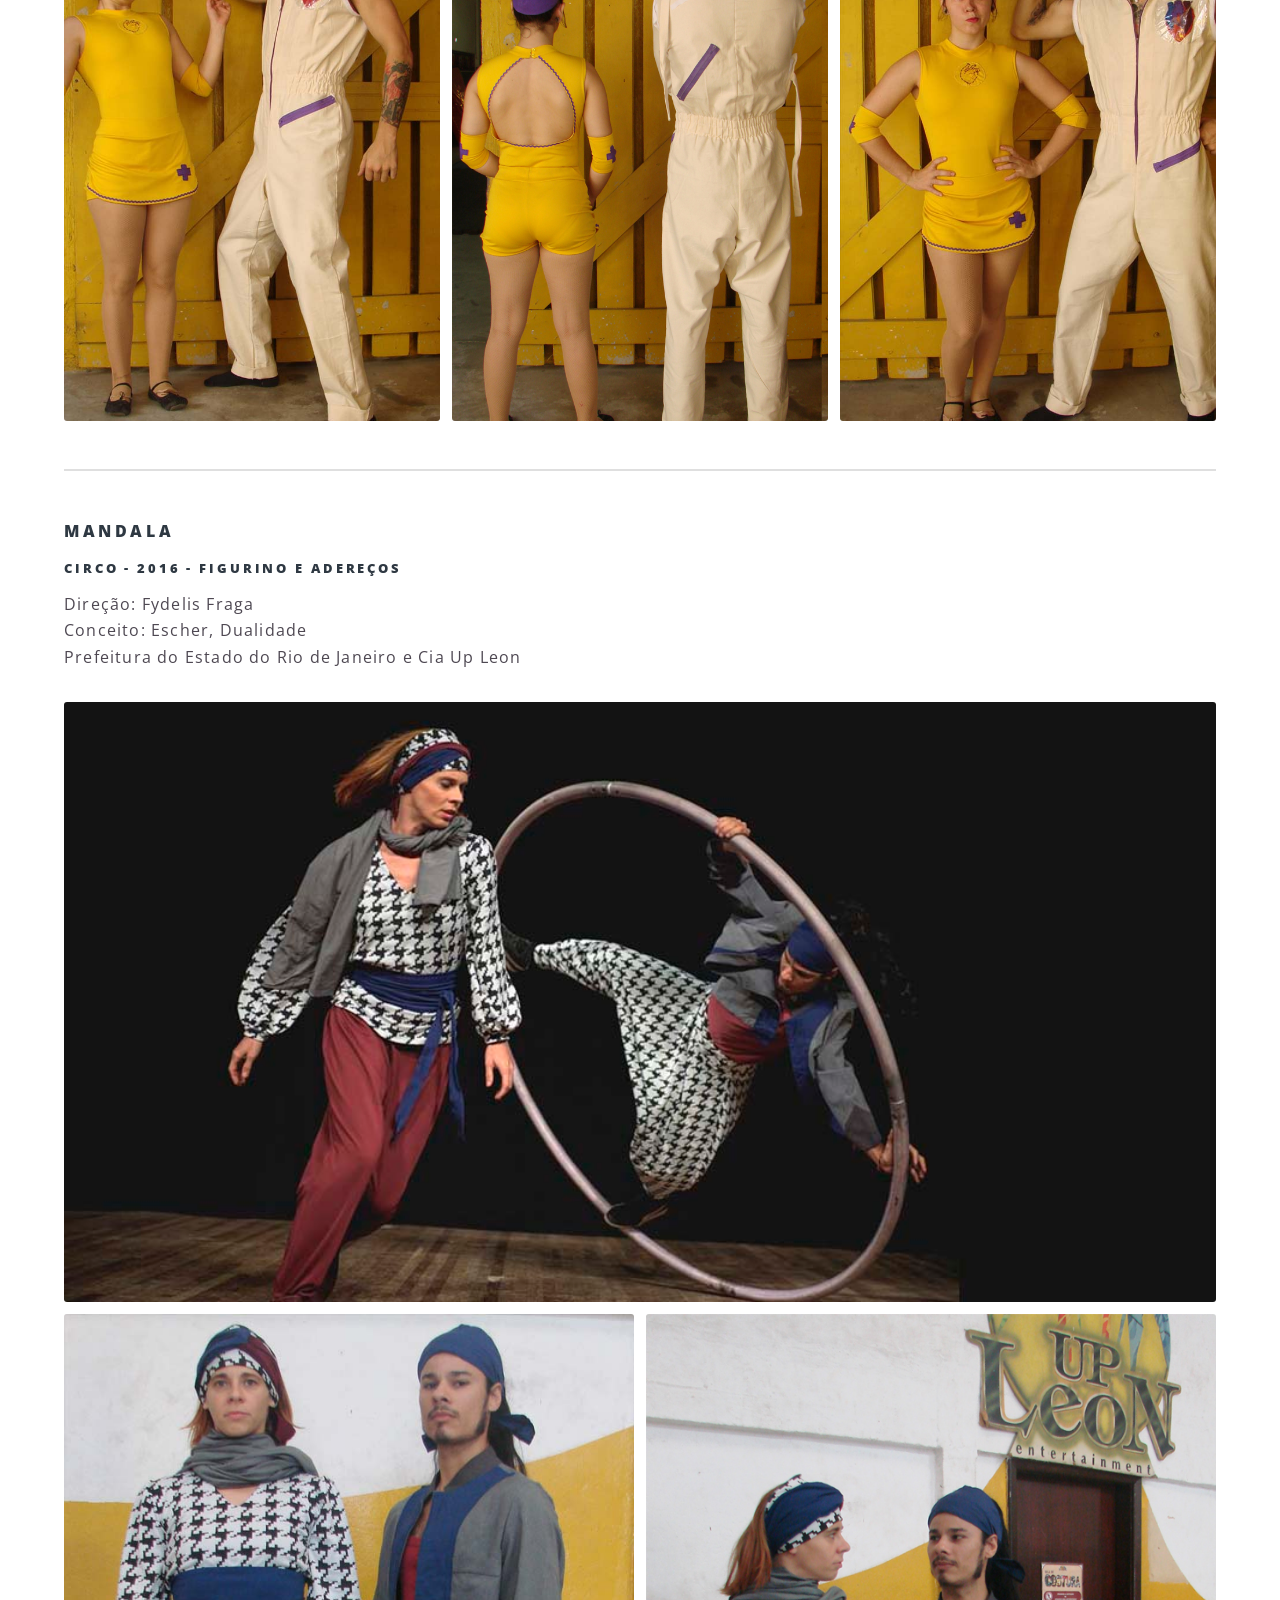
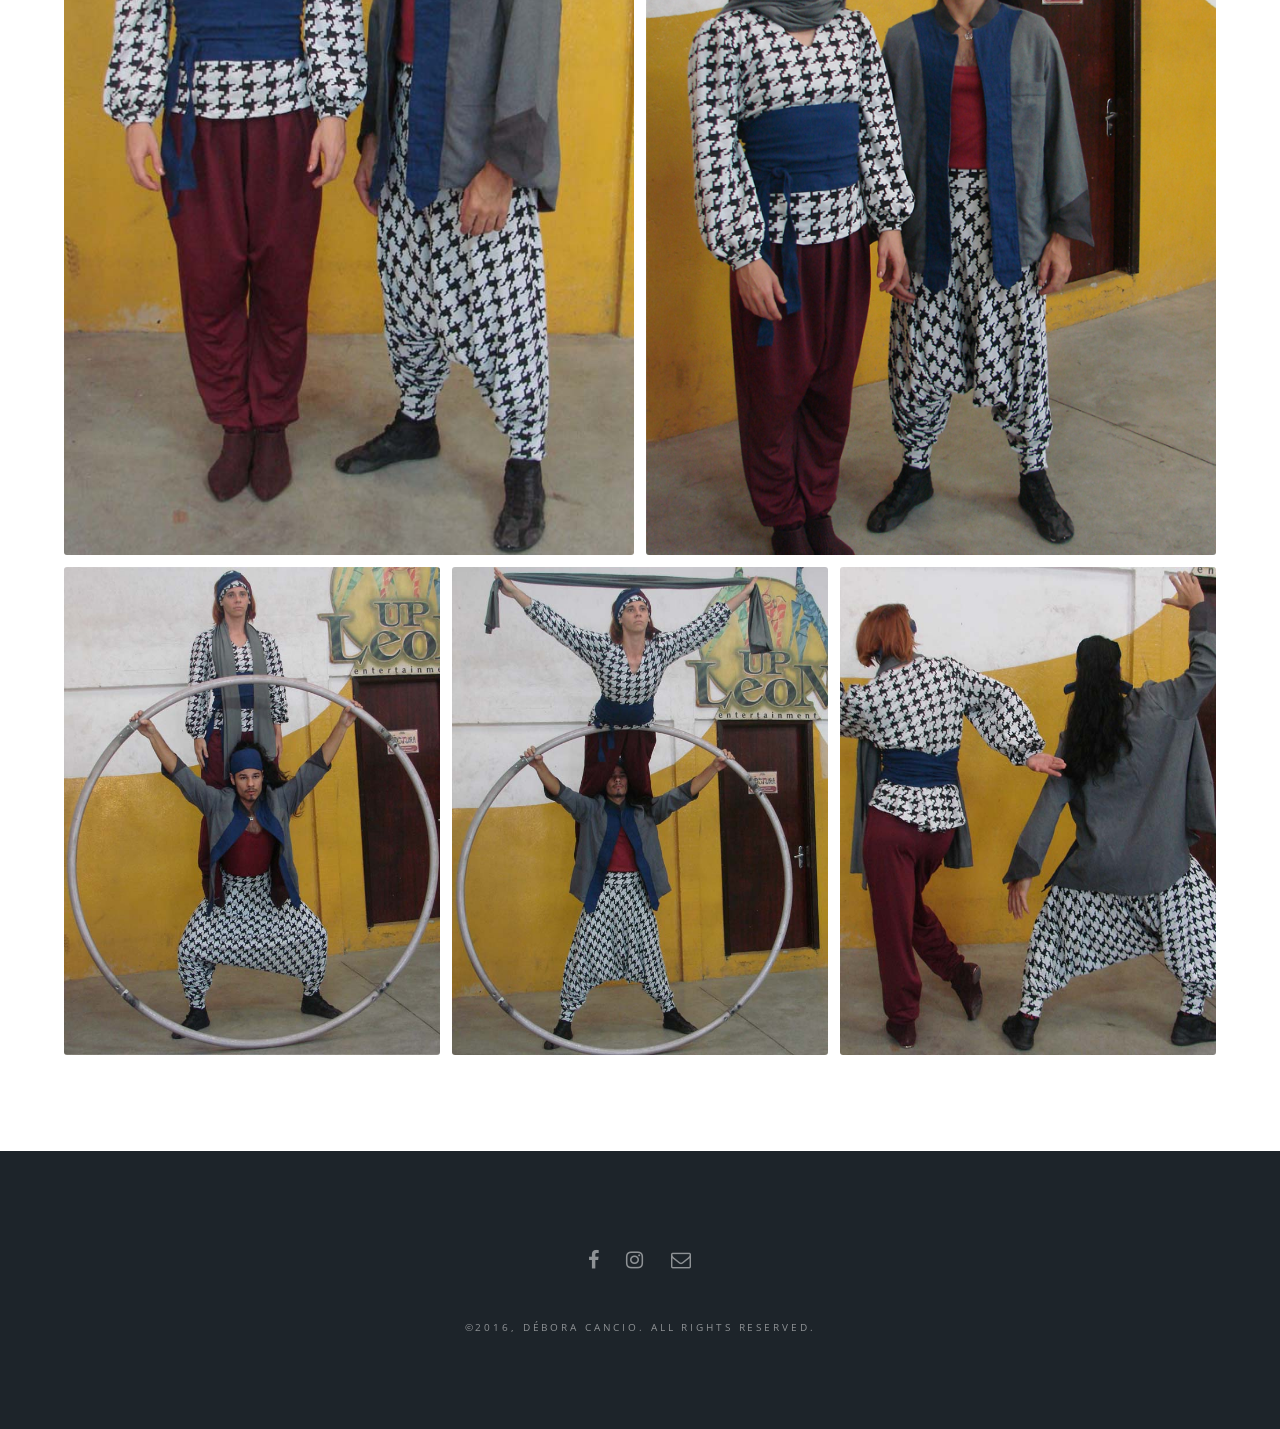
<file: circo.html>
﻿<!DOCTYPE HTML>
<!--
	Spectral by HTML5 UP
	html5up.net | @ajlkn
	Free for personal and commercial use under the CCA 3.0 license (html5up.net/license)
-->
<html>
	<head>
		<title>Circo</title>
		<meta http-equiv="Content-Type" content="text/html; charset=utf-8" />
		<meta name="viewport" content="width=device-width, initial-scale=1" />
		<!--[if lte IE 8]><script src="assets/js/ie/html5shiv.js"></script><![endif]-->
		<link rel="stylesheet" href="assets/css/main-circo.css" />
		<!--[if lte IE 8]><link rel="stylesheet" href="assets/css/ie8.css" /><![endif]-->
		<!--[if lte IE 9]><link rel="stylesheet" href="assets/css/ie9.css" /><![endif]-->
	</head>





	<body>

		<!-- Page Wrapper -->
			<div id="page-wrapper">

				<!-- Header -->
					<header id="header">
						<h1><a href="index.html">Débora Cancio</a></h1>
						<nav id="nav">
							<ul>
								<li class="special">
									<a href="#menu" class="menuToggle"><span>Menu</span></a>
									<div id="menu">
										<ul>
											<li><a href="index.html">Home</a></li>
											<li><a href="audiovisual.html">Cinema / Audiovisual</a></li>
<li><a href="teatro.html">Teatro</a></li>											
<li><a href="circo.html">Circo</a></li>
											
											<li><a href="artesvisuais-projetos.html">Artes Visuais / Projetos</a></li>
											<li><a href="ensaio-foto-publicidade.html">Ensaio Fotográfico / Publicidade </a></li>
											<li><a href="contato.html">Contato</a></li>
										</ul>
									</div>
								</li>
							</ul>
						</nav>
					</header>

				<!-- Main -->
					<article id="main">
						<header>
							<h2>Circo</h2>

						</header>
						<section class="wrapper style5">
							<div class="inner">
<header><a href="#" name="pade"></a>
										<h4> Pas de deux.</h4>
										<h5>Circo - 2016 - Figurino e Adereços </h5>
									</header>
							
								<p>Direção: Gabriel Jacques
<br/>
Conceito: Enfermeira e Louco, Hospital Psiquiátrico<br/>
Prefeitura do Estado do Rio de Janeiro e Cia Up Leon
 </p>

								<div class="box alt">
										<div class="row uniform 50%">
											<div class="6u"><span class="image fit"><img src="images/pade/01.jpg" alt=""></span></div>

											
											<div class="6u"><span class="image fit"><img src="images/pade/02.jpg" alt=""></span></div>
<div class="4u"><span class="image fit"><img src="images/pade/03.jpg" alt=""></span></div>
											<div class="4u"><span class="image fit"><img src="images/pade/04.jpg" alt=""></span></div>
<div class="4u"><span class="image fit"><img src="images/pade/05.jpg" alt=""></span></div>


											


										</div>
									</div>

								<hr>

							<header><a href="#" name="mandala"></a>
									
										<h4>Mandala</h4>
										<h5>Circo - 2016 - Figurino e Adereços </h5>
									</header>
							
								<p>Direção:  Fydelis Fraga 
<br/>
Conceito: Escher, Dualidade<br/>
Prefeitura do Estado do Rio de Janeiro e Cia Up Leon
 </p>

								<div class="box alt">
										<div class="row uniform 50%">
											
											<div class="12u"><span style="font-size:10px" class="image fit"><img title="Foto: Micael Bergamaschi" alt="Foto: Micael Bergamaschi" src="images/mandala/principal-mandala.jpg">
										
											</span></div>
											<div class="6u"><span class="image fit"><img title="Foto: Micael Bergamaschi"  src="images/mandala/01.jpg" alt=""></span></div>
											
											<div class="6u"><span class="image fit"><img src="images/mandala/03.jpg"  alt=""></span></div>
<div class="4u"><span class="image fit"><img src="images/mandala/02.jpg"  alt=""></span></div>
<div class="4u"><span class="image fit"><img src="images/mandala/04.jpg"  alt=""></span></div>
											<div class="4u"><span class="image fit"><img src="images/mandala/05.jpg"  alt=""></span></div>
											
										</div>
									</div>


					











</div>
						</section>
					</article>

				<!-- Footer -->
					<footer id="footer">
						<ul class="icons">
							
							<li><a target="_blank" href="https://www.facebook.com/debora.cancio" class="icon fa-facebook"><span class="label">Facebook</span></a></li>
							<li><a  target="_blank" href="https://www.instagram.com/debbiecancio/" class="icon fa-instagram"><span class="label">Instagram</span></a></li>
							
							<li><a href="contato.html" class="icon fa-envelope-o"><span class="label">Email</span></a></li>
						</ul>
						<ul class="copyright">
							<li style="font-size:10px">&copy;2016, Débora Cancio. All Rights Reserved. </li>
						</ul>
					</footer>

			</div>

		<!-- Scripts -->
			<script src="assets/js/jquery.min.js"></script>
			<script src="assets/js/jquery.scrollex.min.js"></script>
			<script src="assets/js/jquery.scrolly.min.js"></script>
			<script src="assets/js/skel.min.js"></script>
			<script src="assets/js/util.js"></script>
			<!--[if lte IE 8]><script src="assets/js/ie/respond.min.js"></script><![endif]-->
			<script src="assets/js/main.js"></script>

	</body>
</html>
</file>
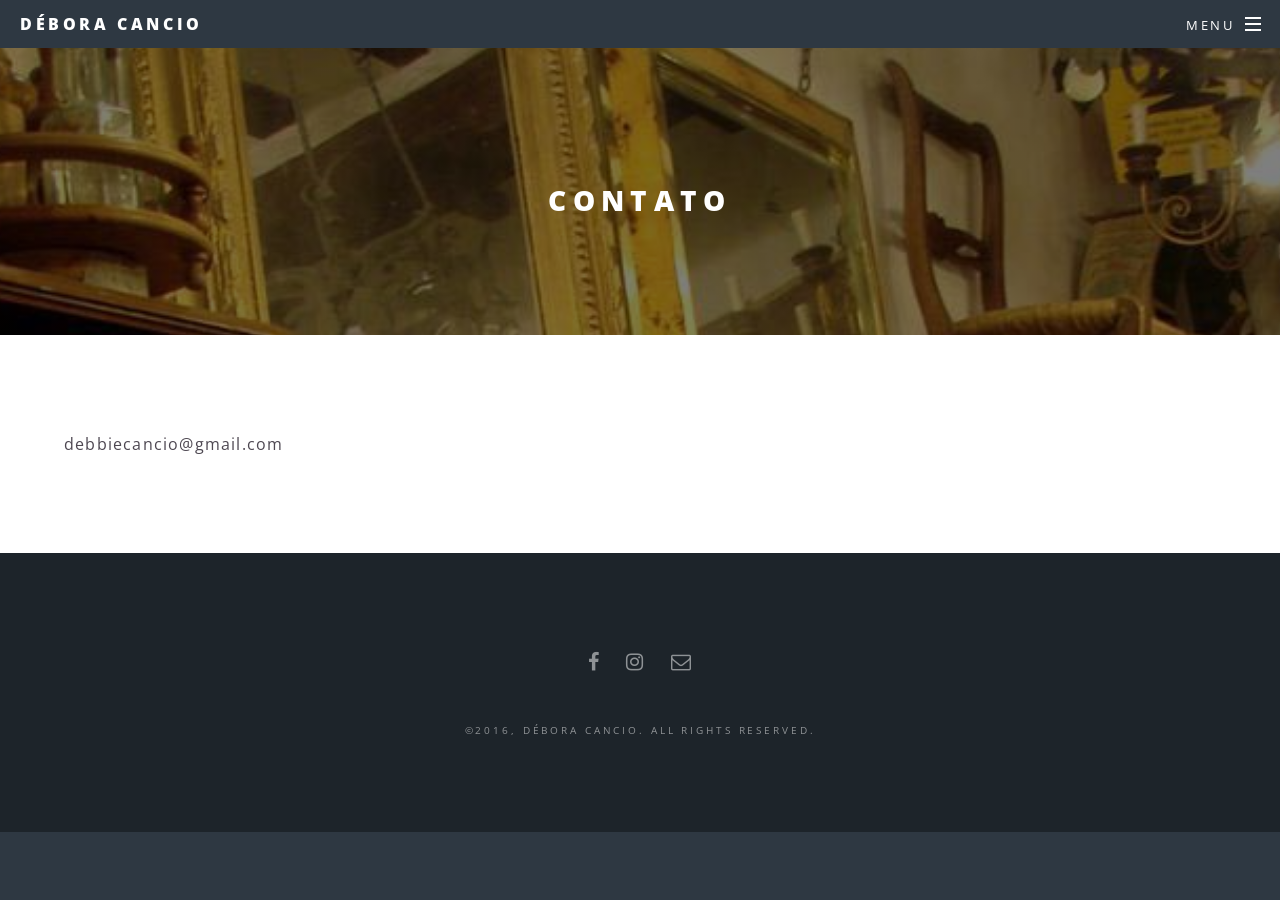
<file: contato.html>
﻿<!DOCTYPE HTML>
<!--
	Spectral by HTML5 UP
	html5up.net | @ajlkn
	Free for personal and commercial use under the CCA 3.0 license (html5up.net/license)
-->
<html>
	<head>
		<title>Contato</title>
		<meta http-equiv="Content-Type" content="text/html; charset=utf-8" />
		<meta name="viewport" content="width=device-width, initial-scale=1" />
		<!--[if lte IE 8]><script src="assets/js/ie/html5shiv.js"></script><![endif]-->
		<link rel="stylesheet" href="assets/css/main-contato.css" />
		<!--[if lte IE 8]><link rel="stylesheet" href="assets/css/ie8.css" /><![endif]-->
		<!--[if lte IE 9]><link rel="stylesheet" href="assets/css/ie9.css" /><![endif]-->
	</head>





	<body>

		<!-- Page Wrapper -->
			<div id="page-wrapper">

				<!-- Header -->
					<header id="header">
						<h1><a href="index.html">Débora Cancio</a></h1>
						<nav id="nav">
							<ul>
								<li class="special">
									<a href="#menu" class="menuToggle"><span>Menu</span></a>
									<div id="menu">
										<ul>
											<li><a href="index.html">Home</a></li>
											<li><a href="audiovisual.html">Cinema / Audiovisual</a></li>
<li><a href="teatro.html">Teatro</a></li>											
<li><a href="circo.html">Circo</a></li>
																						<li><a href="artesvisuais-projetos.html">Artes Visuais / Projetos</a></li>

											<li><a href="ensaio-foto-publicidade.html">Ensaio Fotográfico / Publicidade </a></li>

											
											<li><a href="contato.html">Contato</a></li>
										</ul>
									</div>
								</li>
							</ul>
						</nav>
					</header>

				<!-- Main -->
					<article id="main">
						<header>
							<h2>Contato</h2>

						</header>
						<section class="wrapper style5">
							<div class="inner">

							
								<p> debbiecancio@gmail.com


</p>








</div>
						</section>
					</article>

				<!-- Footer -->
					<footer id="footer">
						<ul class="icons">
							
							<li><a target="_blank" href="https://www.facebook.com/debora.cancio" class="icon fa-facebook"><span class="label">Facebook</span></a></li>
							<li><a  target="_blank" href="https://www.instagram.com/debbiecancio/" class="icon fa-instagram"><span class="label">Instagram</span></a></li>
							
							<li><a href="contato.html" class="icon fa-envelope-o"><span class="label">Email</span></a></li>
						</ul>
						<ul class="copyright">
							<li style="font-size:10px">&copy;2016, Débora Cancio. All Rights Reserved. </li>
						</ul>
					</footer>

			</div>

		<!-- Scripts -->
			<script src="assets/js/jquery.min.js"></script>
			<script src="assets/js/jquery.scrollex.min.js"></script>
			<script src="assets/js/jquery.scrolly.min.js"></script>
			<script src="assets/js/skel.min.js"></script>
			<script src="assets/js/util.js"></script>
			<!--[if lte IE 8]><script src="assets/js/ie/respond.min.js"></script><![endif]-->
			<script src="assets/js/main.js"></script>

	</body>
</html>
</file>
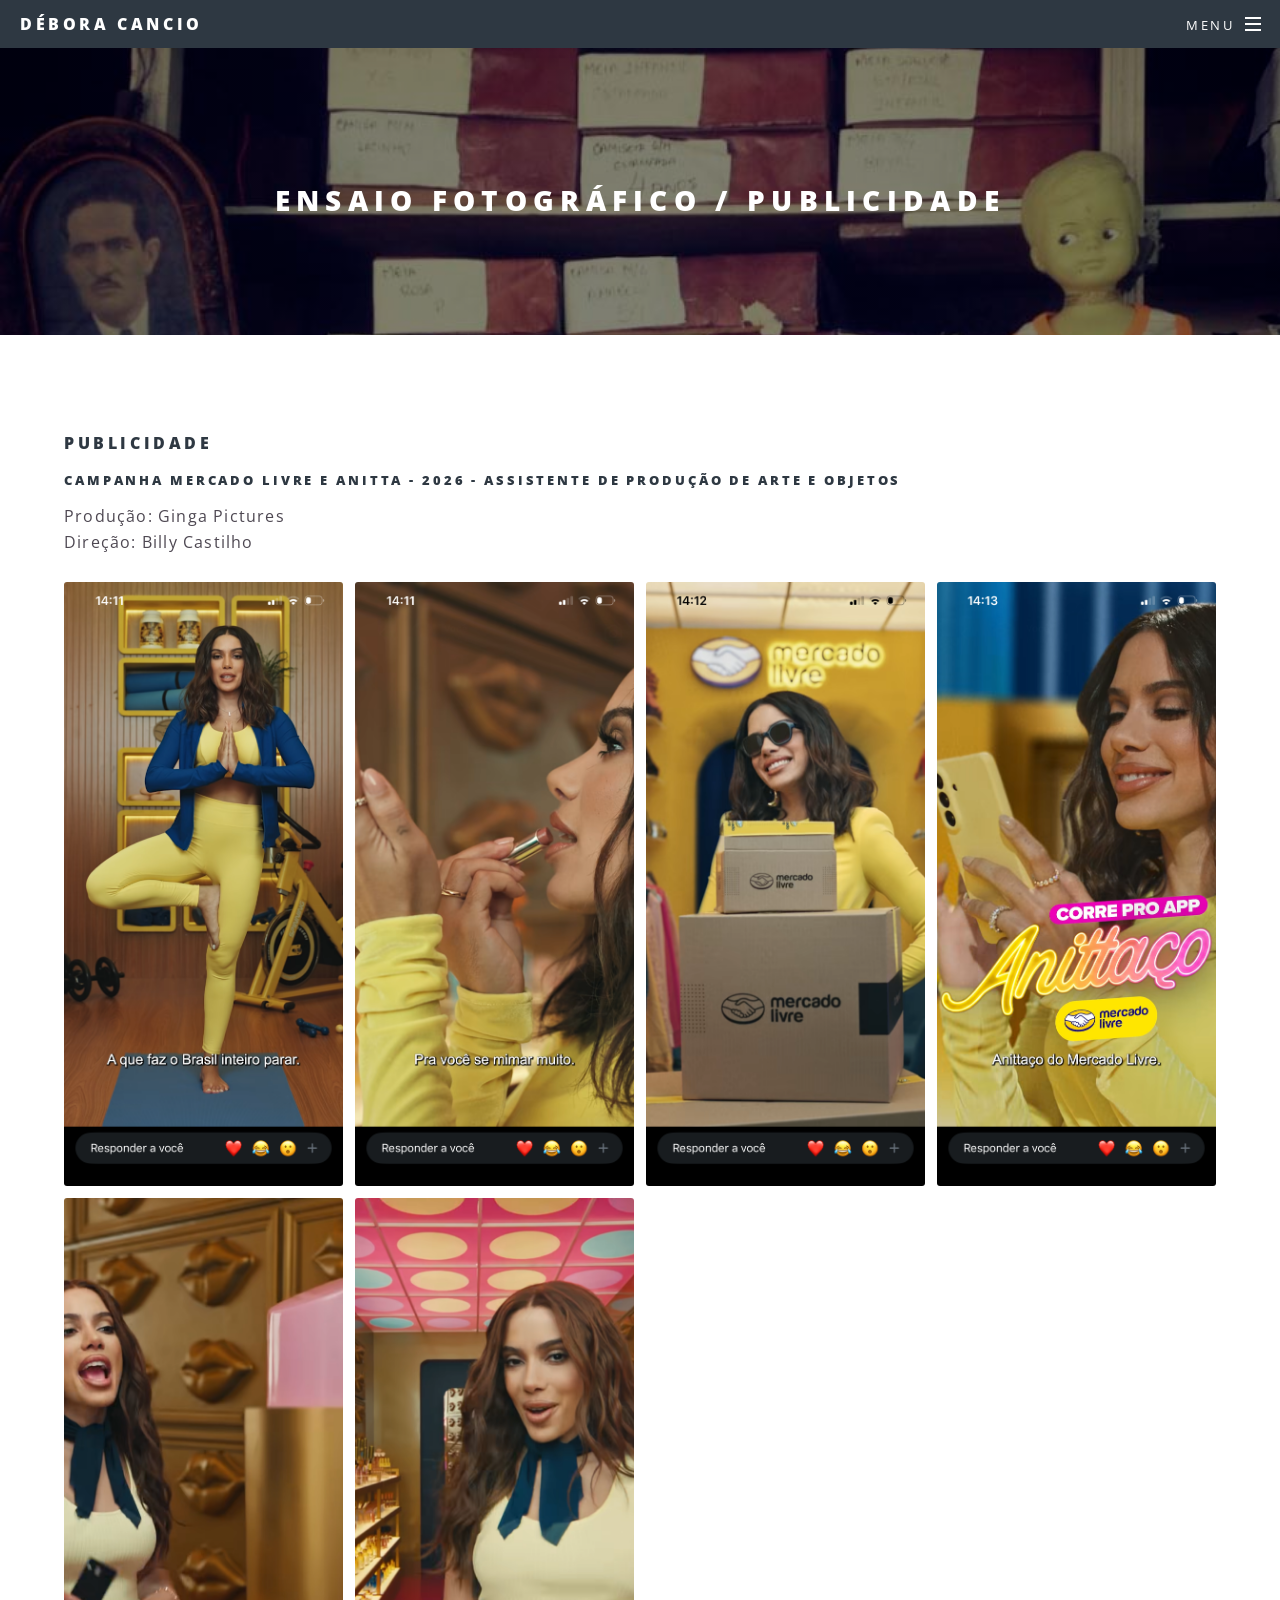
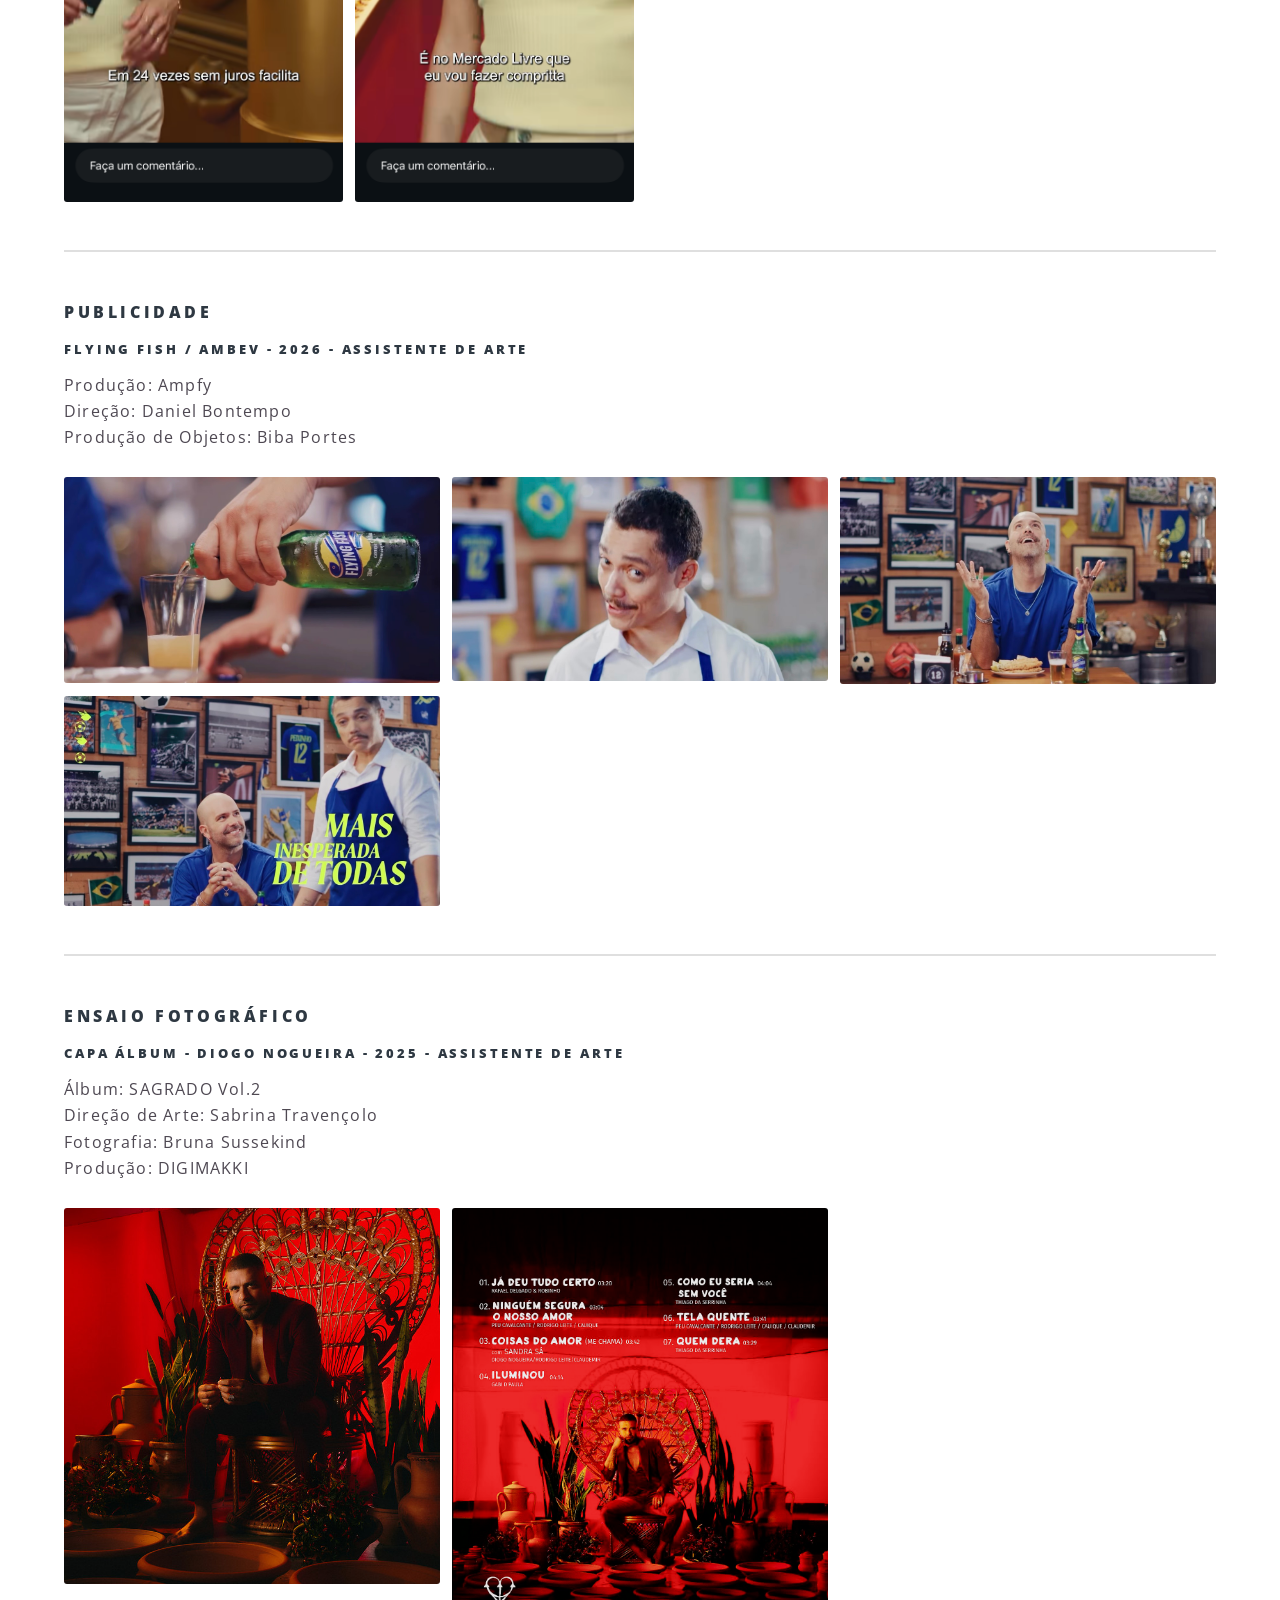
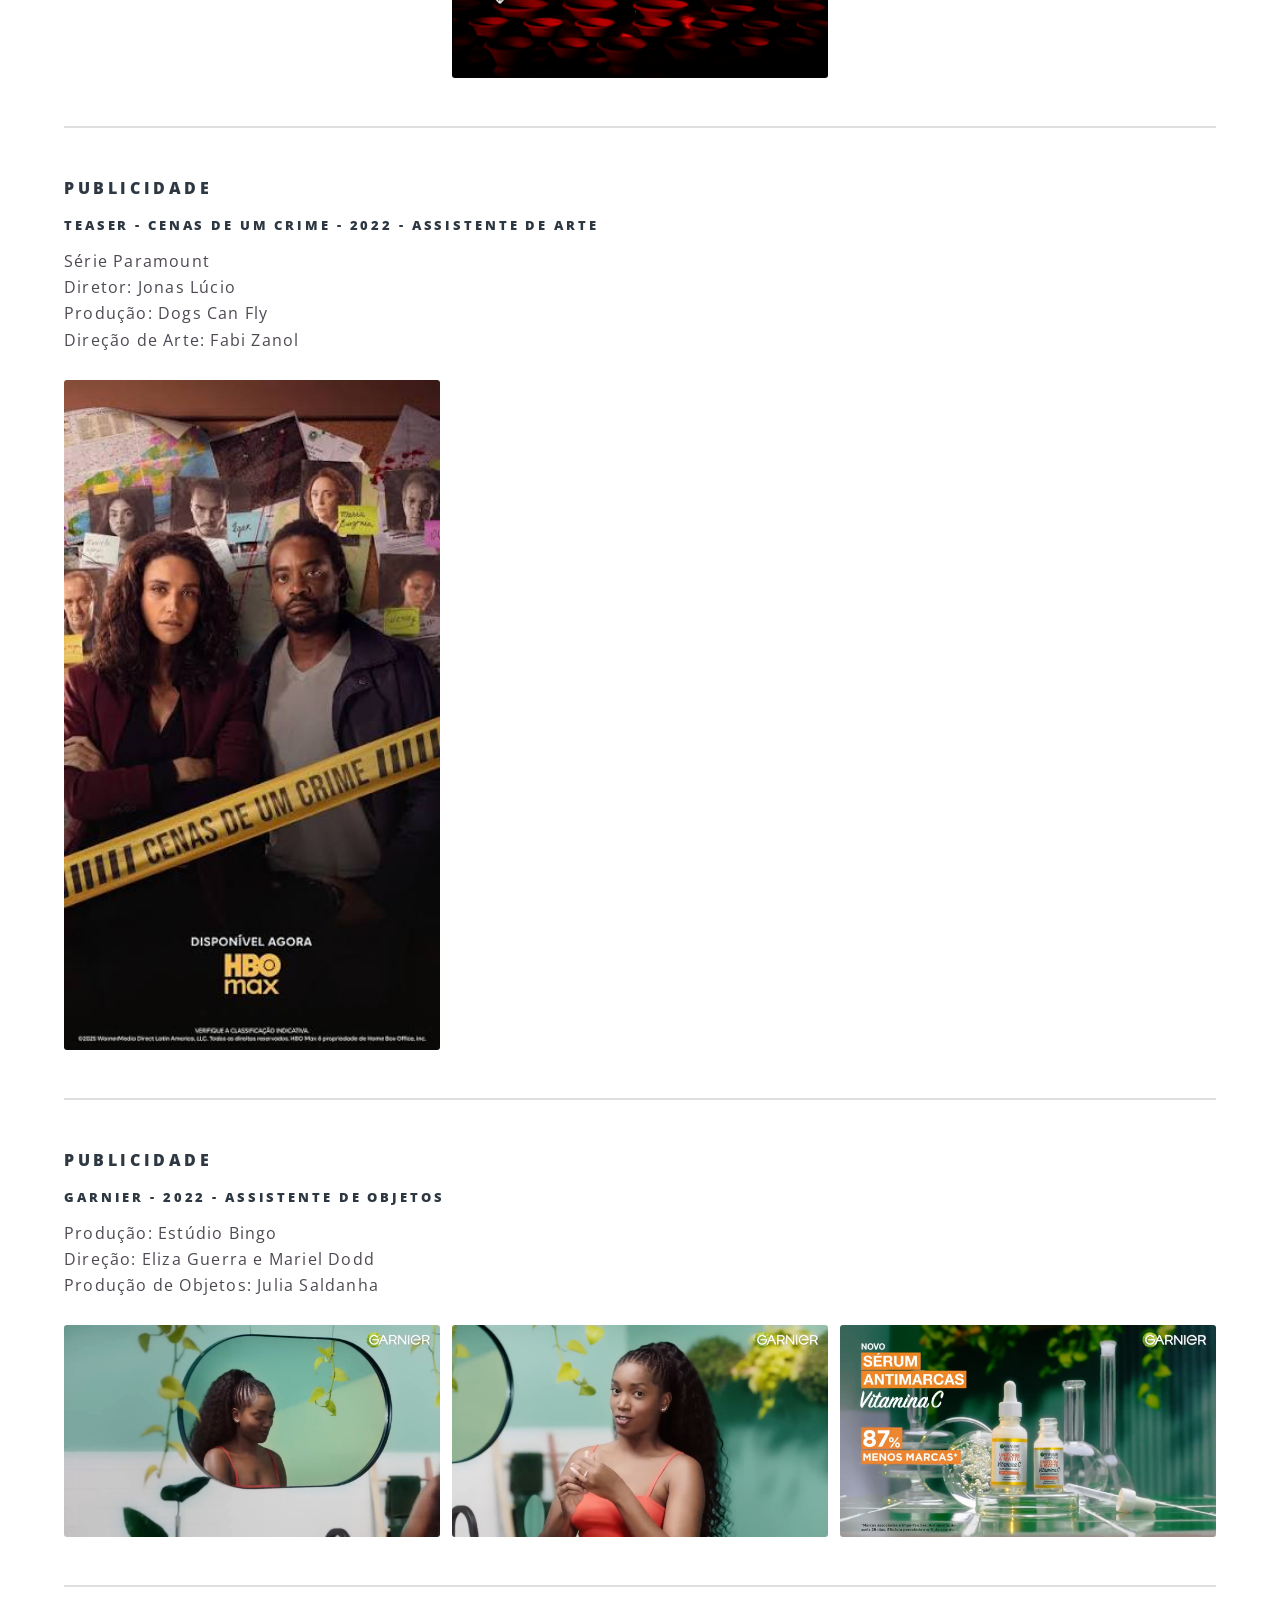
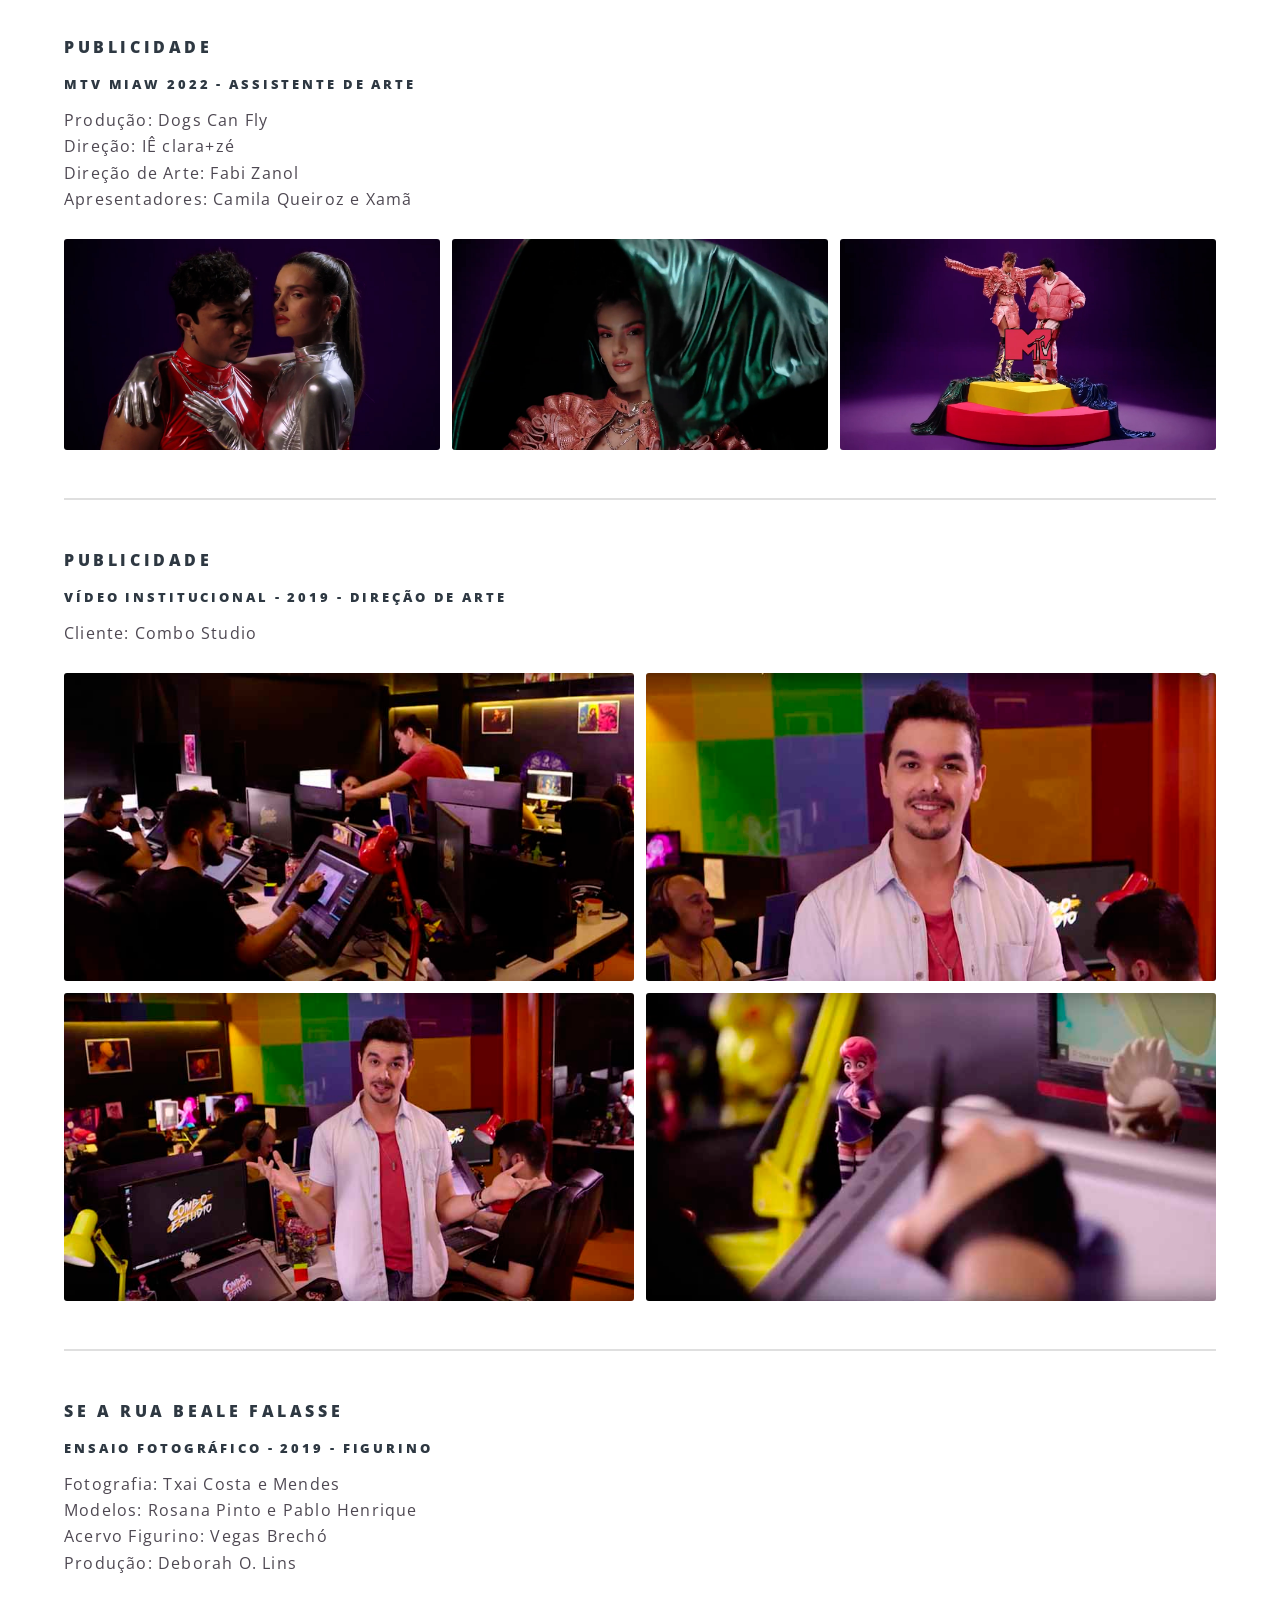
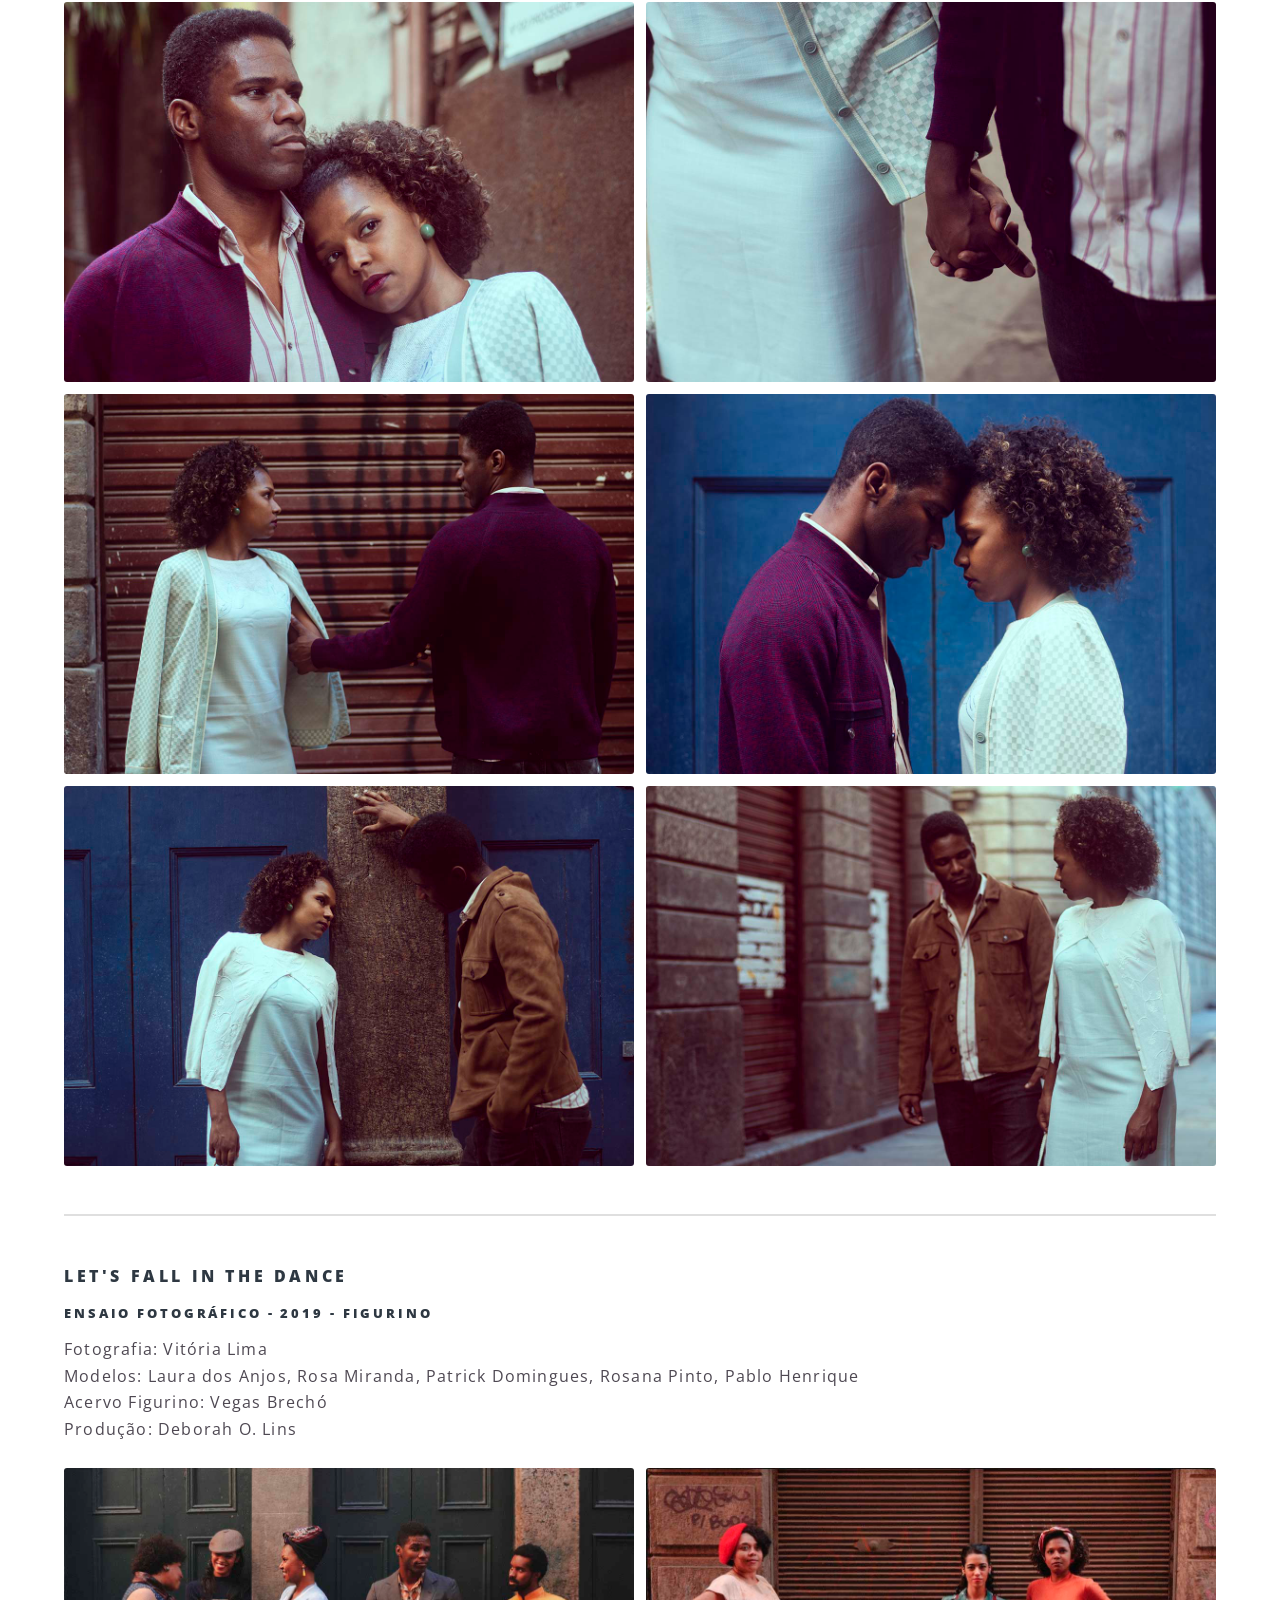
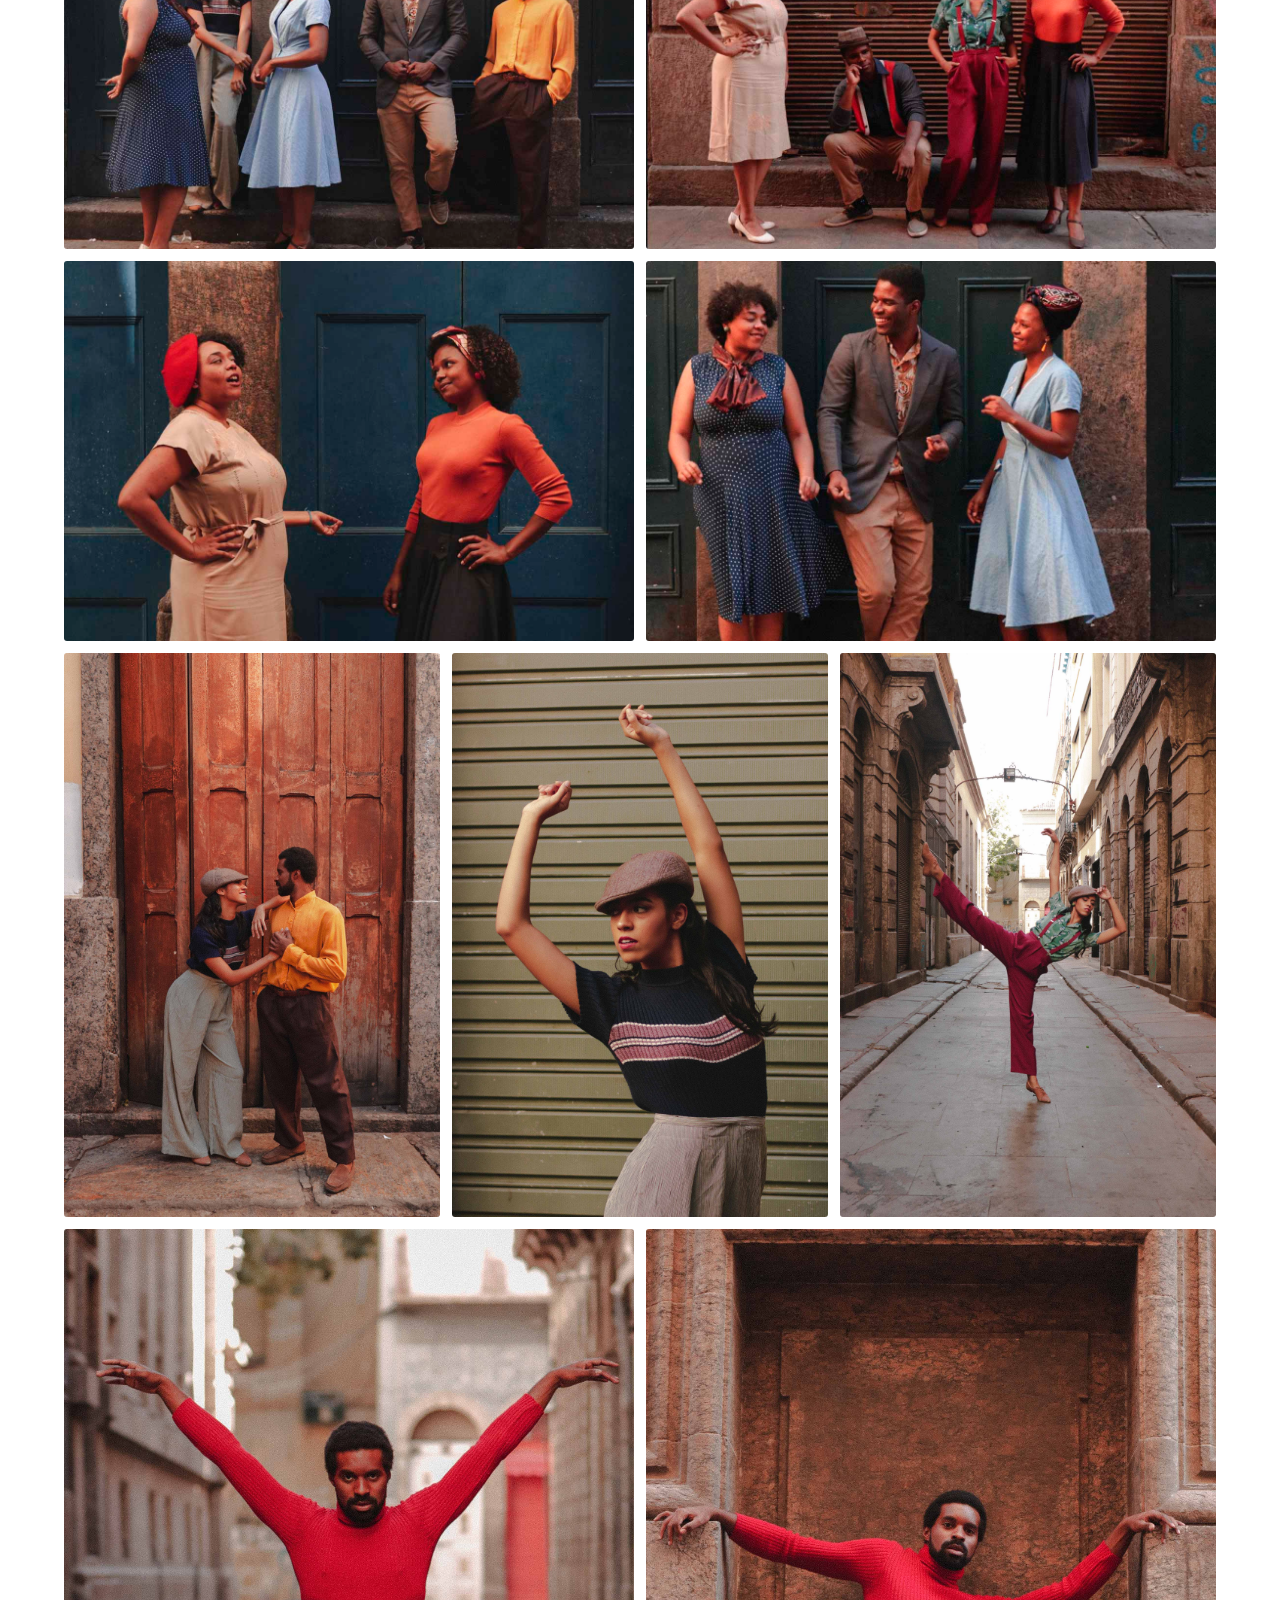
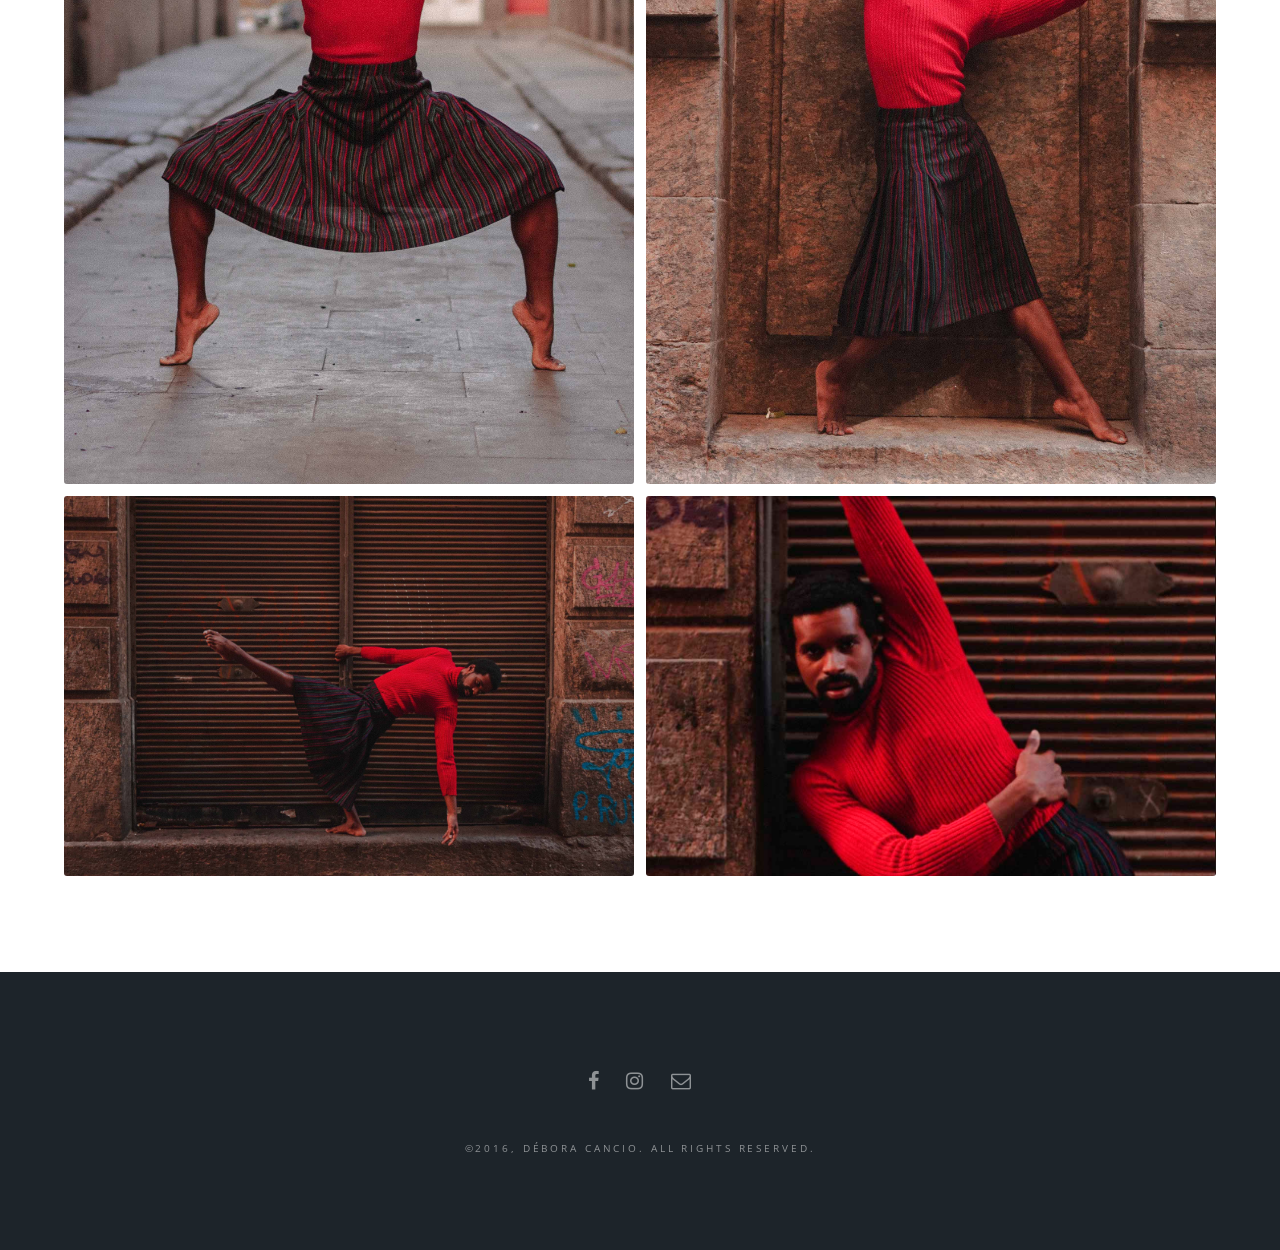
<file: ensaio-foto-publicidade.html>
﻿<!DOCTYPE HTML>
<!--
	Spectral by HTML5 UP
	html5up.net | @ajlkn
	Free for personal and commercial use under the CCA 3.0 license (html5up.net/license)
-->
<html>
	<head>
		<title>Ensaio Fotográfico / Publicidade </title>
		<meta http-equiv="Content-Type" content="text/html; charset=utf-8" />
		<meta name="viewport" content="width=device-width, initial-scale=1" />
		<!--[if lte IE 8]><script src="assets/js/ie/html5shiv.js"></script><![endif]-->
		<link rel="stylesheet" href="assets/css/main-ensaio.css" />
		<!--[if lte IE 8]><link rel="stylesheet" href="assets/css/ie8.css" /><![endif]-->
		<!--[if lte IE 9]><link rel="stylesheet" href="assets/css/ie9.css" /><![endif]-->
	</head>





	<body>

		<!-- Page Wrapper -->
			<div id="page-wrapper">

				<!-- Header -->
					<header id="header">
						<h1><a href="index.html">Débora Cancio</a></h1>
						<nav id="nav">
							<ul>
								<li class="special">
									<a href="#menu" class="menuToggle"><span>Menu</span></a>
									<div id="menu">
										<ul>
											<li><a href="index.html">Home</a></li>
											<li><a href="audiovisual.html">Cinema / Audiovisual</a></li>
<li><a href="teatro.html">Teatro</a></li>											
<li><a href="circo.html">Circo</a></li>
<li><a href="artesvisuais-projetos.html">Artes Visuais / Projetos</a></li>
											<li><a href="ensaio-foto-publicidade.html">Ensaio Fotográfico / Publicidade </a></li>

											
											
											<li><a href="contato.html">Contato</a></li>
										</ul>
									</div>
								</li>
							</ul>
						</nav>
					</header>

				<!-- Main -->
					<article id="main">
											<header>
							<h2>Ensaio Fotográfico / Publicidade </h2>

						</header>
						<section class="wrapper style5">
							<div class="inner">


<header><a href="#" name="anitta"></a>
									
										<h4>Publicidade</h4>
										<h5>Campanha Mercado Livre e Anitta - 2026 - Assistente de produção de arte e objetos</h5> 
Produção: Ginga Pictures <br>
Direção: Billy Castilho 
 <br><br>
									</header>
<div class="box alt">
										<div class="row uniform 50%">
											

<div class="3u"><span class="image fit"><img src="images/anitta/anitta-1.png"  alt=""></span></div>
<div class="3u"><span class="image fit"><img src="images/anitta/anitta-2.png"  alt=""></span></div>
<div class="3u"><span class="image fit"><img src="images/anitta/anitta-3.png"  alt=""></span></div>
<div class="3u"><span class="image fit"><img src="images/anitta/anitta-4.png"  alt=""></span></div>
<div class="3u"><span class="image fit"><img src="images/anitta/anitta-5.png"  alt=""></span></div>
<div class="3u"><span class="image fit"><img src="images/anitta/anitta-6.png"  alt=""></span></div>
											
										</div>
									</div>
<hr>

								

<header><a href="#" name="peixinnho"></a>
									
										<h4>Publicidade</h4>
										<h5>Flying fish / ambev - 2026 - ASSISTENTE DE ARTE  </h5> 
											Produção: Ampfy<br>
Direção: Daniel Bontempo<br>
Produção de Objetos: Biba Portes
 <br><br>
									</header>
<div class="box alt">
										<div class="row uniform 50%">
											

<div class="4u"><span class="image fit"><img src="images/Peixinho/peixinho-1.jpeg"  alt=""></span></div>
<div class="4u"><span class="image fit"><img src="images/Peixinho/peixinho-2.jpeg"  alt=""></span></div>
<div class="4u"><span class="image fit"><img src="images/Peixinho/peixinho-3.jpeg"  alt=""></span></div>
<div class="4u"><span class="image fit"><img src="images/Peixinho/peixinho-4.jpeg"  alt=""></span></div>
											
										</div>
									</div>
<hr>
<header><a href="#" name="gdiogo-nogueira"></a>
									
										<h4>Ensaio Fotográfico</h4>
										<h5>Capa Álbum - Diogo nogueira - 2025 - ASSISTENTE DE ARTE </h5> 
											Álbum: SAGRADO Vol.2<br>										
											Direção de Arte: Sabrina Travençolo<br>
											Fotografia: Bruna Sussekind<br>
	Produção: DIGIMAKKI 
 <br><br>
									</header>
<div class="box alt">
										<div class="row uniform 50%">
											

<div class="4u"><span class="image fit"><img src="images/diogo-nogueira/diogo.jpeg"  alt=""></span></div>
<div class="4u"><span class="image fit"><img src="images/diogo-nogueira/diogo2.png"  alt=""></span></div>

											
										</div>
									</div>
<hr>

								

																		<header><a href="#" name="mandala"></a>
									
										<h4>Publicidade </h4>
										<h5>Teaser - Cenas de um Crime - 2022 - Assistente de arte</h5> 
											Série Paramount<br>
											Diretor: Jonas Lúcio<br>
											Produção: Dogs Can Fly<br>
											Direção de Arte: Fabi Zanol
 											<br><br>
									</header>
<div class="box alt">
						<div class="row uniform 50%">
											

<div class="4u"><span class="image fit"><img src="images/Cenas/cenas.jpeg"  alt=""></span></div>


											
										</div>
									</div>
<hr>
								
								
								
										<header><a href="#" name="garnier"></a>
									
										<h4>Publicidade </h4>
										<h5>Garnier - 2022 - ASSISTENTE DE OBJETOS </h5> 
											Produção: Estúdio Bingo<br>										
											Direção: Eliza Guerra e Mariel Dodd<br>
											Produção de Objetos: Julia Saldanha 
 <br><br>
									</header>
<div class="box alt">
										<div class="row uniform 50%">
											

<div class="4u"><span class="image fit"><img src="images/garnier-iza/iza-garnier-1.jpg"  alt=""></span></div>
<div class="4u"><span class="image fit"><img src="images/garnier-iza/iza-garnier-2.jpg"  alt=""></span></div>
<div class="4u"><span class="image fit"><img src="images/garnier-iza/iza-garnier-3.jpg"  alt=""></span></div>

											
										</div>
									</div>
<hr>
								
								
								
								<header><a href="#" name="mtv"></a>
									
										<h4>Publicidade </h4>
										<h5>MTV Miaw 2022 - ASSISTENTE DE ARTE </h5> 
										
Produção: Dogs Can Fly<br>										
							Direção: IÊ clara+zé<br>
Direção de Arte: Fabi Zanol<br>

Apresentadores: Camila Queiroz e Xamã <br><br>
									</header>
<div class="box alt">
										<div class="row uniform 50%">
											

<div class="4u"><span class="image fit"><img src="images/mtv-miaw/mtv-camila-queiroz-xama-1.jpg"  alt=""></span></div>
											<div class="4u"><span class="image fit"><img src="images/mtv-miaw/mtv-camila-queiroz-xama-2.jpg"  alt=""></span></div>
											<div class="4u"><span class="image fit"><img src="images/mtv-miaw/mtv-camila-queiroz-xama-3.jpg"  alt=""></span></div>


											
										</div>
									</div>
<hr>
								
								
								
<header><a href="#" name="mandala"></a>
									
										<h4>Publicidade </h4>
										<h5>Vídeo Institucional - 2019 - Direção de Arte </h5> 
										Cliente: Combo Studio
										</br>
										</br>	
									</header>
<div class="box alt">
										<div class="row uniform 50%">
											

<div class="6u"><span class="image fit"><img src="images/combostudio/combo3.jpg"  alt=""></span></div>
<div class="6u"><span class="image fit"><img src="images/combostudio/combo2.jpg"  alt=""></span></div>
<div class="6u"><span class="image fit"><img src="images/combostudio/combo1.jpg"  alt=""></span></div>
<div class="6u"><span class="image fit"><img src="images/combostudio/combo4.jpg"  alt=""></span></div>

											
										</div>
									</div>
<hr>


							<header><a href="#" name="mandala"></a>
									
										<h4>Se a Rua Beale Falasse</h4>
										<h5>Ensaio Fotográfico - 2019 - Figurino </h5> 
										Fotografia: Txai Costa e Mendes </br>
										Modelos: Rosana Pinto e Pablo Henrique </br>
										Acervo Figurino: Vegas Brechó </br>
										Produção: Deborah O. Lins </br>

										</br>
										
									</header>
							
							

								<div class="box alt">
										<div class="row uniform 50%">
											

<div class="6u"><span class="image fit"><img src="images/ensaio-foto-publicidade/1.jpg"  alt=""></span></div>
<div class="6u"><span class="image fit"><img src="images/ensaio-foto-publicidade/2.jpg"  alt=""></span></div>
<div class="6u"><span class="image fit"><img src="images/ensaio-foto-publicidade/3.jpg"  alt=""></span></div>
<div class="6u"><span class="image fit"><img src="images/ensaio-foto-publicidade/4.jpg"  alt=""></span></div>
<div class="6u"><span class="image fit"><img src="images/ensaio-foto-publicidade/5.jpg"  alt=""></span></div>
<div class="6u"><span class="image fit"><img src="images/ensaio-foto-publicidade/6.jpg"  alt=""></span></div>

											
										</div>
									</div>



<hr>
	<header><a href="#" name="mandala"></a>
									
										<h4>Let's Fall in the Dance</h4>
										<h5>Ensaio Fotográfico - 2019 - Figurino </h5> 
										Fotografia: Vitória Lima </br>
										Modelos: Laura dos Anjos, Rosa Miranda, Patrick Domingues, Rosana Pinto, Pablo Henrique </br>
										Acervo Figurino: Vegas Brechó </br>
										Produção: Deborah O. Lins </br>
										</br>
										
									</header>
							
							

								<div class="box alt">
										<div class="row uniform 50%">
											

<div class="6u"><span class="image fit"><img src="images/ensaio-2/1.jpg"  alt=""></span></div>
<div class="6u"><span class="image fit"><img src="images/ensaio-2/foto-6.jpg"  alt=""></span></div>
<div class="6u"><span class="image fit"><img src="images/ensaio-2/foto-4.jpg"  alt=""></span></div>
<div class="6u"><span class="image fit"><img src="images/ensaio-2/foto-14.jpg"  alt=""></span></div>
<div class="4u"><span class="image fit"><img src="images/ensaio-2/foto-3.jpg"  alt=""></span></div>

<div class="4u"><span class="image fit"><img src="images/ensaio-2/foto-11.jpg"  alt=""></span></div>
<div class="4u"><span class="image fit"><img src="images/ensaio-2/foto-10.jpg"  alt=""></span></div>
<div class="6u"><span class="image fit"><img src="images/ensaio-2/foto-7.jpg"  alt=""></span></div>

<div class="6u"><span class="image fit"><img src="images/ensaio-2/foto-9.jpg"  alt=""></span></div>
<div class="6u"><span class="image fit"><img src="images/ensaio-2/foto-8.jpg"  alt=""></span></div>

<div class="6u"><span class="image fit"><img src="images/ensaio-2/foto-13.jpg"  alt=""></span></div>




											
										</div>
									</div>










</div>
						</section>
					</article>

				<!-- Footer -->
					<footer id="footer">
						<ul class="icons">
							
							<li><a target="_blank" href="https://www.facebook.com/debora.cancio" class="icon fa-facebook"><span class="label">Facebook</span></a></li>
							<li><a  target="_blank" href="https://www.instagram.com/debbiecancio/" class="icon fa-instagram"><span class="label">Instagram</span></a></li>
							
							<li><a href="contato.html" class="icon fa-envelope-o"><span class="label">Email</span></a></li>
						</ul>
						<ul class="copyright">
							<li style="font-size:10px">&copy;2016, Débora Cancio. All Rights Reserved. </li>
						</ul>
					</footer>

			</div>

		<!-- Scripts -->
			<script src="assets/js/jquery.min.js"></script>
			<script src="assets/js/jquery.scrollex.min.js"></script>
			<script src="assets/js/jquery.scrolly.min.js"></script>
			<script src="assets/js/skel.min.js"></script>
			<script src="assets/js/util.js"></script>
			<!--[if lte IE 8]><script src="assets/js/ie/respond.min.js"></script><![endif]-->
			<script src="assets/js/main.js"></script>

	</body>
</html>
</file>
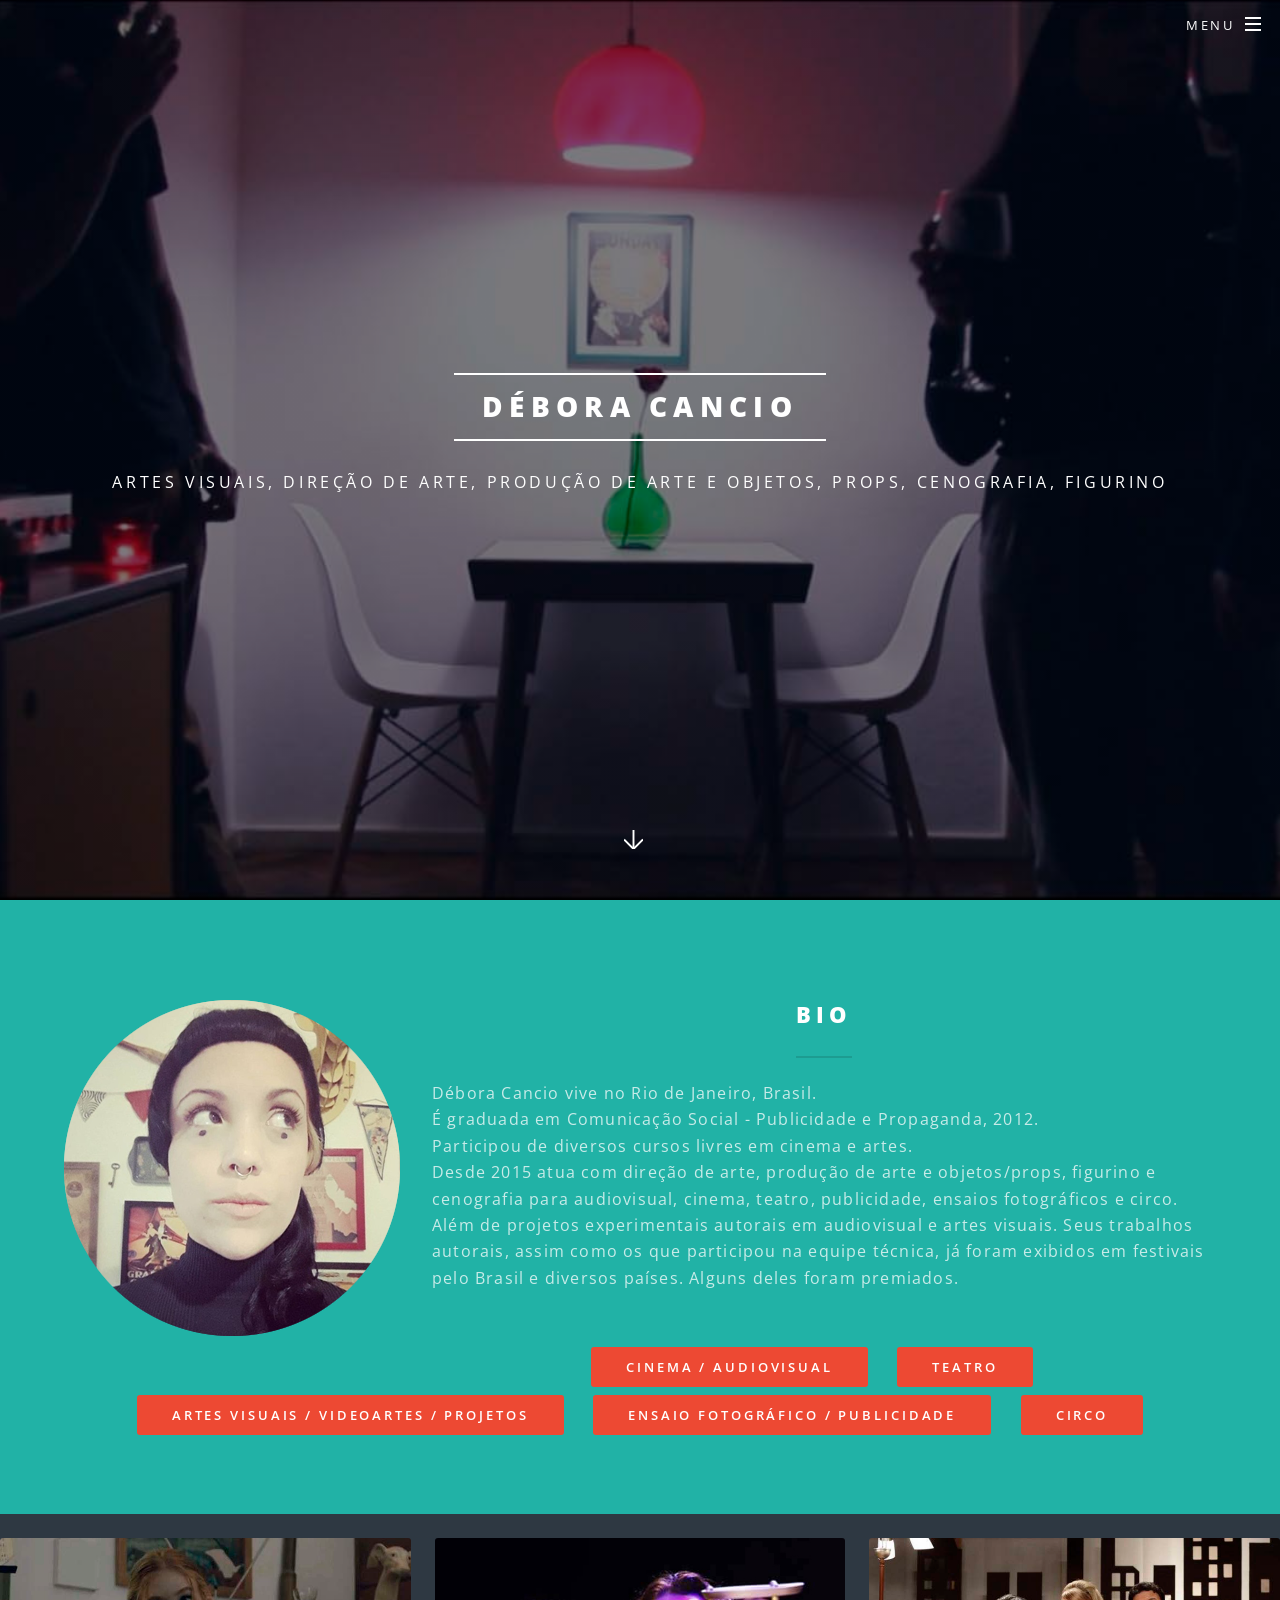
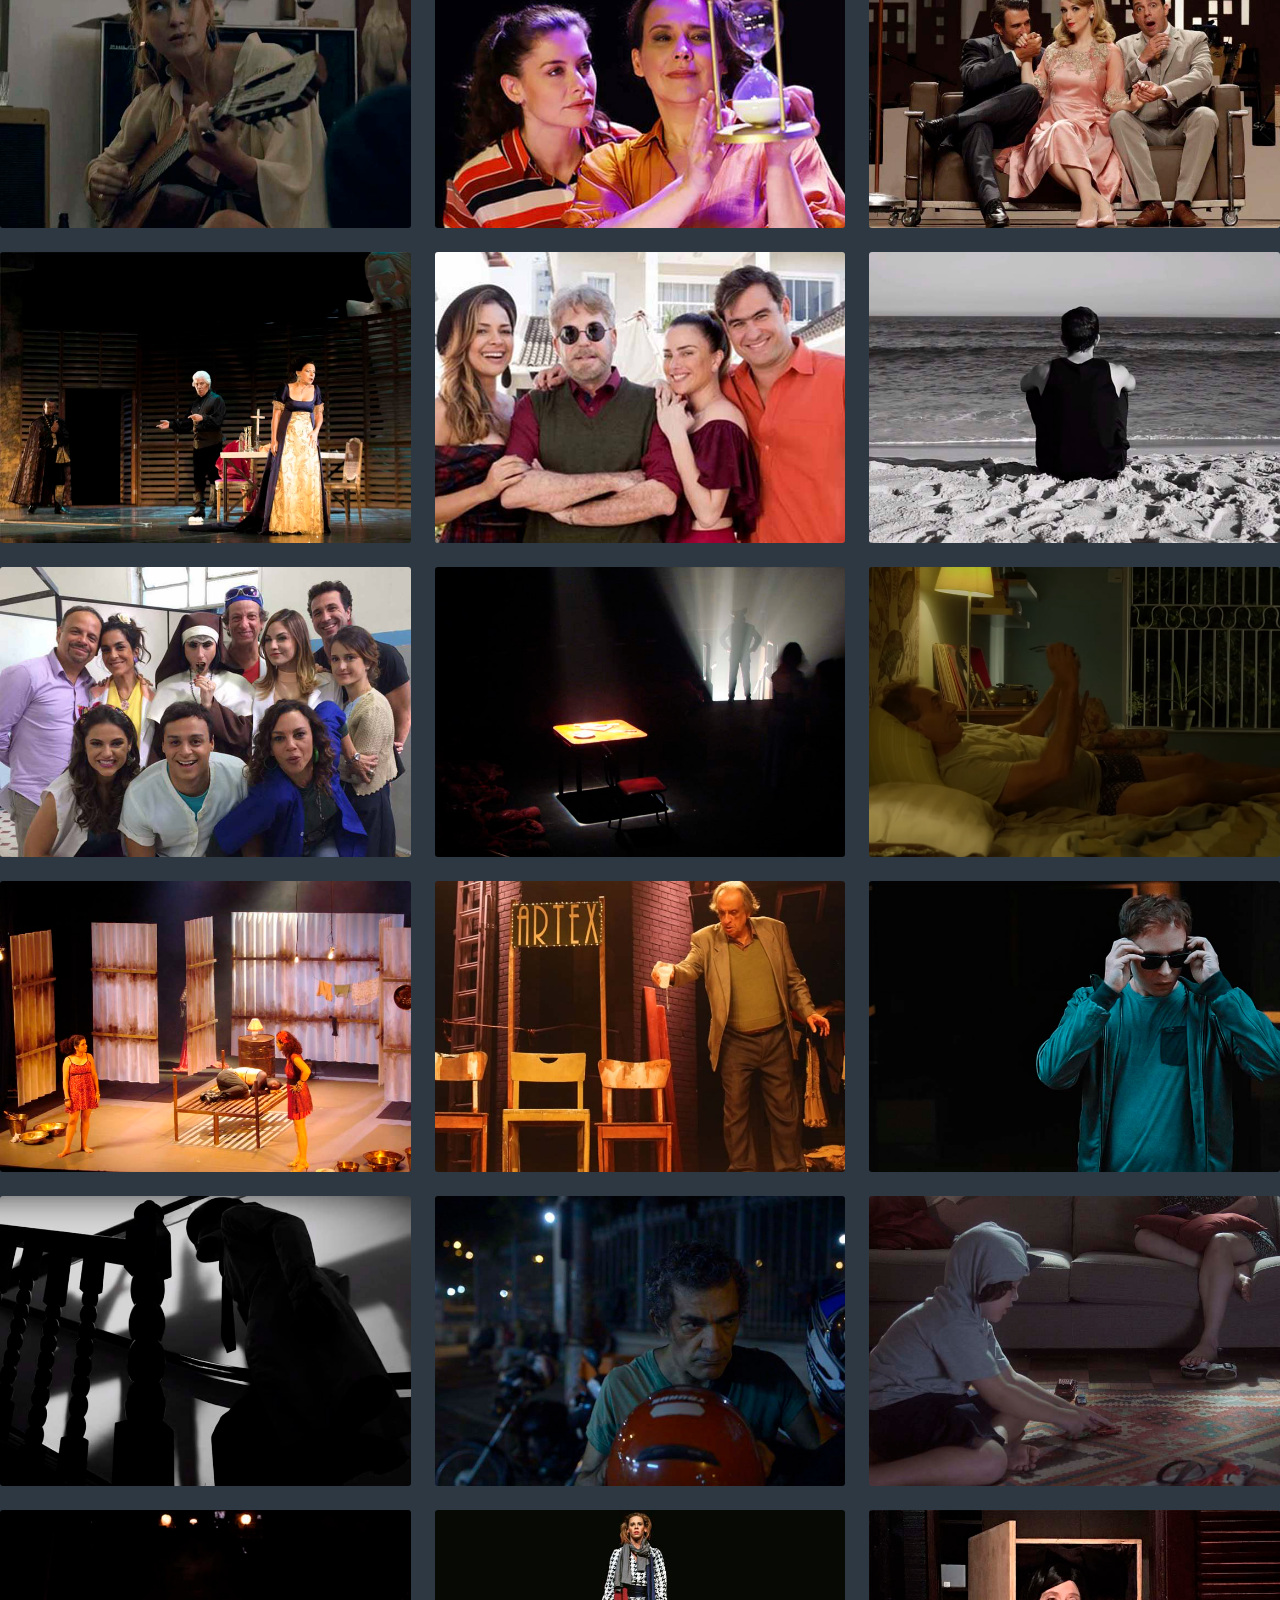
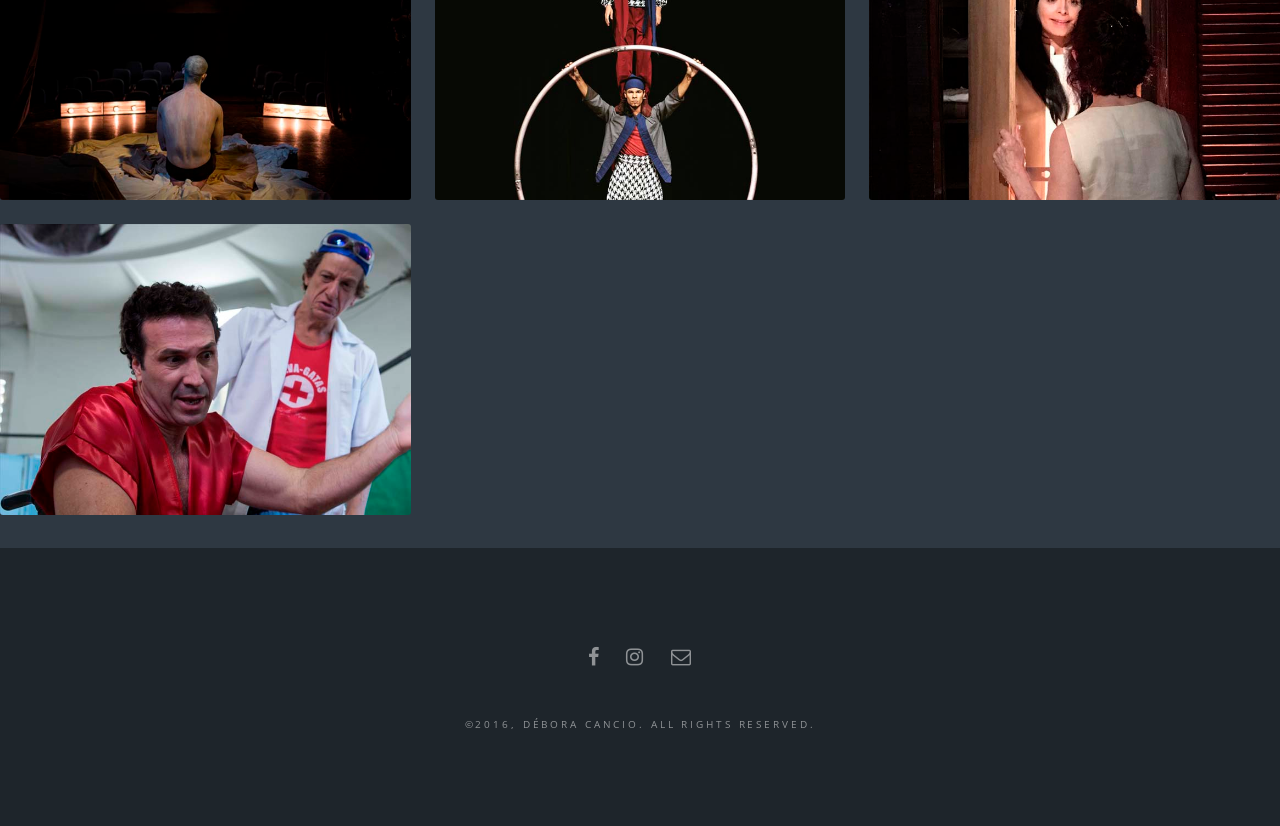
<file: index-10-12-22.html>
﻿<!DOCTYPE HTML>
<!--
	Spectral by HTML5 UP
	html5up.net | @ajlkn
	Free for personal and commercial use under the CCA 3.0 license (html5up.net/license)
-->
<html>
<head>
    <title>Portfólio - Débora Cancio</title>
<meta name="keywords" content="direção de arte, figurino, cenografia, figurinista, cenografa, diretora de arte, figurinista rio de janeiro, cinema, teatro, audiovisual, direção de arte rio de janeiro, cenografia rio de janeiro, figurino rio de janeiro, produção audiovisual, produção de figurino, adereços, figurinos e adereços, direção de arte e figurino, rj, rio, figurino rj, direção de arte curta metragem, curta metragem figurino, figurinista longa, figurinista filmes rio de janeiro, cenografia e figurino teatro, teatro rio de janeiro, cenografia brasil rj, espetaculo rj, video clipe, clipe, figurinista videoclipe, direção de arte videoclipe, circo, dança, figurino circo, cenografia circo, figurino de dança contemporânea ">
    <meta http-equiv="Content-Type" content="text/html; charset=UTF-8" />
    <meta name="viewport" content="width=device-width, initial-scale=1" />
    <!--[if lte IE 8]><script src="assets/js/ie/html5shiv.js"></script><![endif]-->
    <link rel="stylesheet" href="assets/css/main.css" />
    <!--[if lte IE 8]><link rel="stylesheet" href="assets/css/ie8.css" /><![endif]-->
    <!--[if lte IE 9]><link rel="stylesheet" href="assets/css/ie9.css" /><![endif]-->
<!-- Global site tag (gtag.js) - Google Ads: 949815330 -->
<script async src="https://www.googletagmanager.com/gtag/js?id=AW-949815330"></script>
<script>
  window.dataLayer = window.dataLayer || [];
  function gtag(){dataLayer.push(arguments);}
  gtag('js', new Date());

  gtag('config', 'AW-949815330');
</script>
<!-- Event snippet for Website traffic conversion page -->
<script>
  gtag('event', 'conversion', {'send_to': 'AW-949815330/hJn2CIfV_qIDEKKQ9MQD'});
</script>

<script>
  (function(i,s,o,g,r,a,m){i['GoogleAnalyticsObject']=r;i[r]=i[r]||function(){
  (i[r].q=i[r].q||[]).push(arguments)},i[r].l=1*new Date();a=s.createElement(o),
  m=s.getElementsByTagName(o)[0];a.async=1;a.src=g;m.parentNode.insertBefore(a,m)
  })(window,document,'script','https://www.google-analytics.com/analytics.js','ga');

  ga('create', 'UA-82999401-1', 'auto');
  ga('send', 'pageview');

</script>
</head>
<body class="landing">
    <!-- Page Wrapper -->
    <div id="page-wrapper">
        <!-- Header -->
        <header id="header" class="alt">
						<h1><a href="index.html">Débora Cancio</a></h1>
						<nav id="nav">
							<ul>
								<li class="special">
									<a href="#menu" class="menuToggle"><span>Menu</span></a>
									<div id="menu">
										<ul>
											<li><a href="index.html">Home</a></li>
											<li><a href="audiovisual.html">Cinema / Audiovisual</a></li>
<li><a href="teatro.html">Teatro</a></li>											
<li><a href="circo.html">Circo</a></li>
<li><a href="artesvisuais-projetos.html">Artes Visuais / Projetos</a></li>
											<li><a href="ensaio-foto-publicidade.html">Ensaio Fotográfico / Publicidade </a></li>

											
											
											<li><a href="contato.html">Contato</a></li>
									</div>
								</li>
							</ul>
						</nav>
					</header>
        <!-- Banner -->
        <section id="banner">
						<div class="inner">
							<h2>Débora Cancio</h2>
							<p>Artes Visuais, Direção de Arte, Produção de Arte e Objetos, props, Cenografia, Figurino<br /></p>
							
						</div>
						<a href="#one" class="more scrolly"></a>
					</section>
        <!-- One -->
        <section id="one" class="wrapper style1 special">
						<div class="inner">
							<header class="major">
								<h2>Bio</h2>
								<span class="image left"><img src="images/debora-1.png" alt=""></span>
								
								<p style="text-align:left">Débora Cancio vive no Rio de Janeiro, Brasil.<br>
								  É graduada em Comunicação Social - Publicidade e Propaganda, 2012.<br>Participou de diversos cursos livres em cinema e artes.<br>
								  Desde 2015 atua com direção de arte, produção de arte e objetos/props, figurino e cenografia para audiovisual, cinema, teatro, publicidade, ensaios fotográficos e circo. Além de projetos experimentais autorais em audiovisual e artes
								  visuais. Seus trabalhos autorais, assim como os que participou na equipe técnica, já foram exibidos em festivais pelo Brasil e diversos países. Alguns deles foram premiados. </p>
							</header>
							<ul class="actions">
										
							  
    <li><a href="audiovisual.html" class="button special">Cinema / Audiovisual</a></li>
	<li><a href="teatro.html" class="button special">Teatro</a></li>
	<li><a href="artesvisuais-projetos.html" class="button special">Artes Visuais / videoartes / Projetos </a></li>
	<li><a href="ensaio-foto-publicidade.html" class="button special">Ensaio Fotográfico / Publicidade</a></li>
	<li><a href="circo.html" class="button special">Circo</a></li>
	
									</ul>
						</div>
		</section>
        <!-- Two -->
        <section id="two" class="wrapper alt style2">
						<div class="box alt">
										<div class="row uniform 30%">
                                                                                <div class="4u"><span class="image fit"><a href="audiovisual.html#rioconnection"><img title="Imagem de divulgação GloboPlay" src="images/globoplay-rio-connection.jpg" alt="" /></a></span></div>
											<div class="4u"><span class="image fit"><a href="teatro.html#relampago"><img title="Foto: Guga Melgar" src="images/relampago-index.jpg" alt="" /></a></span></div>
										     <div class="4u"><span class="image fit"><a href="teatro.html#apartamento"><img title="Foto: Agência Globo" alt="Foto: Agência Globo" src="images/se-meu-apartamento-falasse.jpg" alt="" /></a></span></div>
										    <div class="4u"><span class="image fit"><a href="teatro.html#tosca"><img title="Foto: Júlia Rónai" alt="Foto: Júlia Rónai" src="images/tosca-12.jpg" alt="" /></a></span></div>
											<div class="4u"><span class="image fit"><a href="audiovisual.html#amelio"><img src="images/amelio-index.jpg" alt="" /></a></span></div>
									

<div class="4u"><span class="image fit"><a href="audiovisual.html#imersao"><img src="images/8.jpg" alt="" /></a></span></div>
											<div class="4u"><span class="image fit"><a href="audiovisual.html#alaleste"><img src="images/alaleste-index.jpg" alt="" /></a></span></div>
											<div class="4u"><span class="image fit"><a href="teatro.html#vil"> <img src="images/1.jpg" alt="" /></a></span></div>

<div class="4u"><span class="image fit"><a href="audiovisual.html#tropical"><img src="images/tropical.jpg" alt="" /></a></span></div>

											<div class="4u"><span class="image fit"><a href="teatro.html#abajur"><img src="images/2.jpg" alt="" /></a></span></div>
											<div class="4u"><span class="image fit"><a href="teatro.html#fantasma"><img src="images/9.jpg" alt="" /></a></span></div>
											<div class="4u"><span class="image fit"><a href="audiovisual.html#esquina"><img src="images/4.jpg" alt="" /></a></span></div>
											<div class="4u"><span class="image fit"><a href="audiovisual.html#falling"><img src="images/5.jpg" alt="" /></a></span></div>
											<div class="4u"><span class="image fit"><a href="audiovisual.html#desativado"><img src="images/6.jpg" alt="" /></a></span></div>
											<div class="4u"><span class="image fit"><a href="audiovisual.html#casa"><img src="images/7.jpg" alt="" /></a></span></div>
											<div class="4u"><span class="image fit"><a href="audiovisual.html#thebeckettclub"><img title="Foto: Carla Alves" src="images/thebeckettclub.jpg" alt="" /></a></span></div>
											
											<div class="4u"><span class="image fit"><a href="circo.html#mandala"><img title="Foto: Micael Bergamaschi" src="images/10.jpg" alt="" /></a></span></div>
											<div class="4u"><span class="image fit"><a href="audiovisual.html#caixao"><img src="images/11.jpg" alt="" /></a></span></div>
											
												
												
													<div class="4u"><span class="image fit"><a href="audiovisual.html#alaleste"><img src="images/3.jpg" alt="" /></a></span></div>
												
											
										
											
										</div>
									</div>
					</section>
        <!-- Three -->
       
        <!-- CTA -->
        <!--	<section id="cta" class="wrapper style4">
						<div class="inner">
							<header>
								<h2>Arcue ut vel commodo</h2>
								<p>Aliquam ut ex ut augue consectetur interdum endrerit imperdiet amet eleifend fringilla.</p>
							</header>
							<ul class="actions vertical">
								<li><a href="#" class="button fit special">Activate</a></li>
								<li><a href="#" class="button fit">Learn More</a></li>
							</ul>
						</div>
					</section>-->
        <!-- Footer -->
        <footer id="footer">
						<ul class="icons">
							
							<li><a target="_blank" href="https://www.facebook.com/debora.cancio" class="icon fa-facebook"><span class="label">Facebook</span></a></li>
							<li><a  target="_blank" href="https://www.instagram.com/debbiecancio/" class="icon fa-instagram"><span class="label">Instagram</span></a></li>
							
							<li><a href="contato.html" class="icon fa-envelope-o"><span class="label">Email</span></a></li>
						</ul>
						<ul class="copyright">
							<li style="font-size:10px">&copy;2016, Débora Cancio. All Rights Reserved. </li>
						</ul>
					</footer>
    </div>
    <!-- Scripts -->

    <script src="assets/js/jquery.min.js"></script>

    <script src="assets/js/jquery.scrollex.min.js"></script>

    <script src="assets/js/jquery.scrolly.min.js"></script>

    <script src="assets/js/skel.min.js"></script>

    <script src="assets/js/util.js"></script>

    <!--[if lte IE 8]><script src="assets/js/ie/respond.min.js"></script><![endif]-->

    <script src="assets/js/main.js"></script>

</body>
</html>
</file>
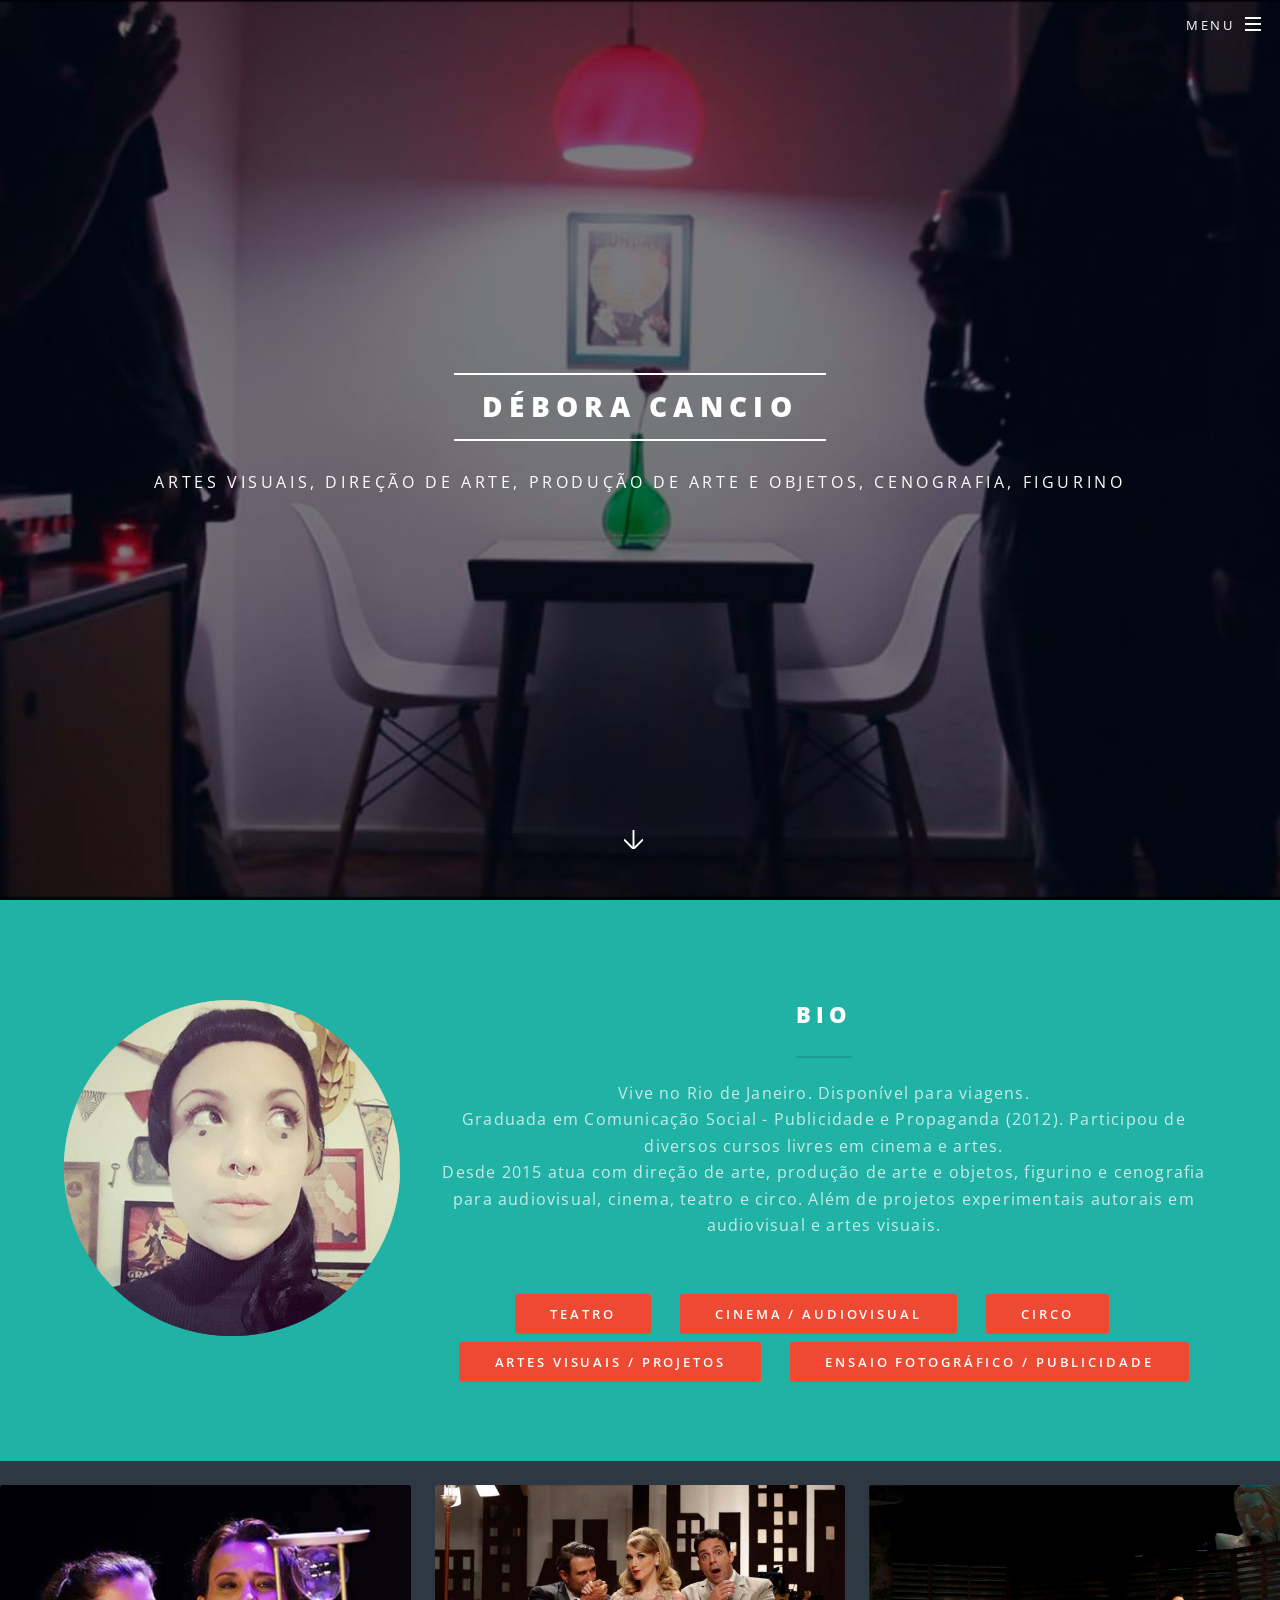
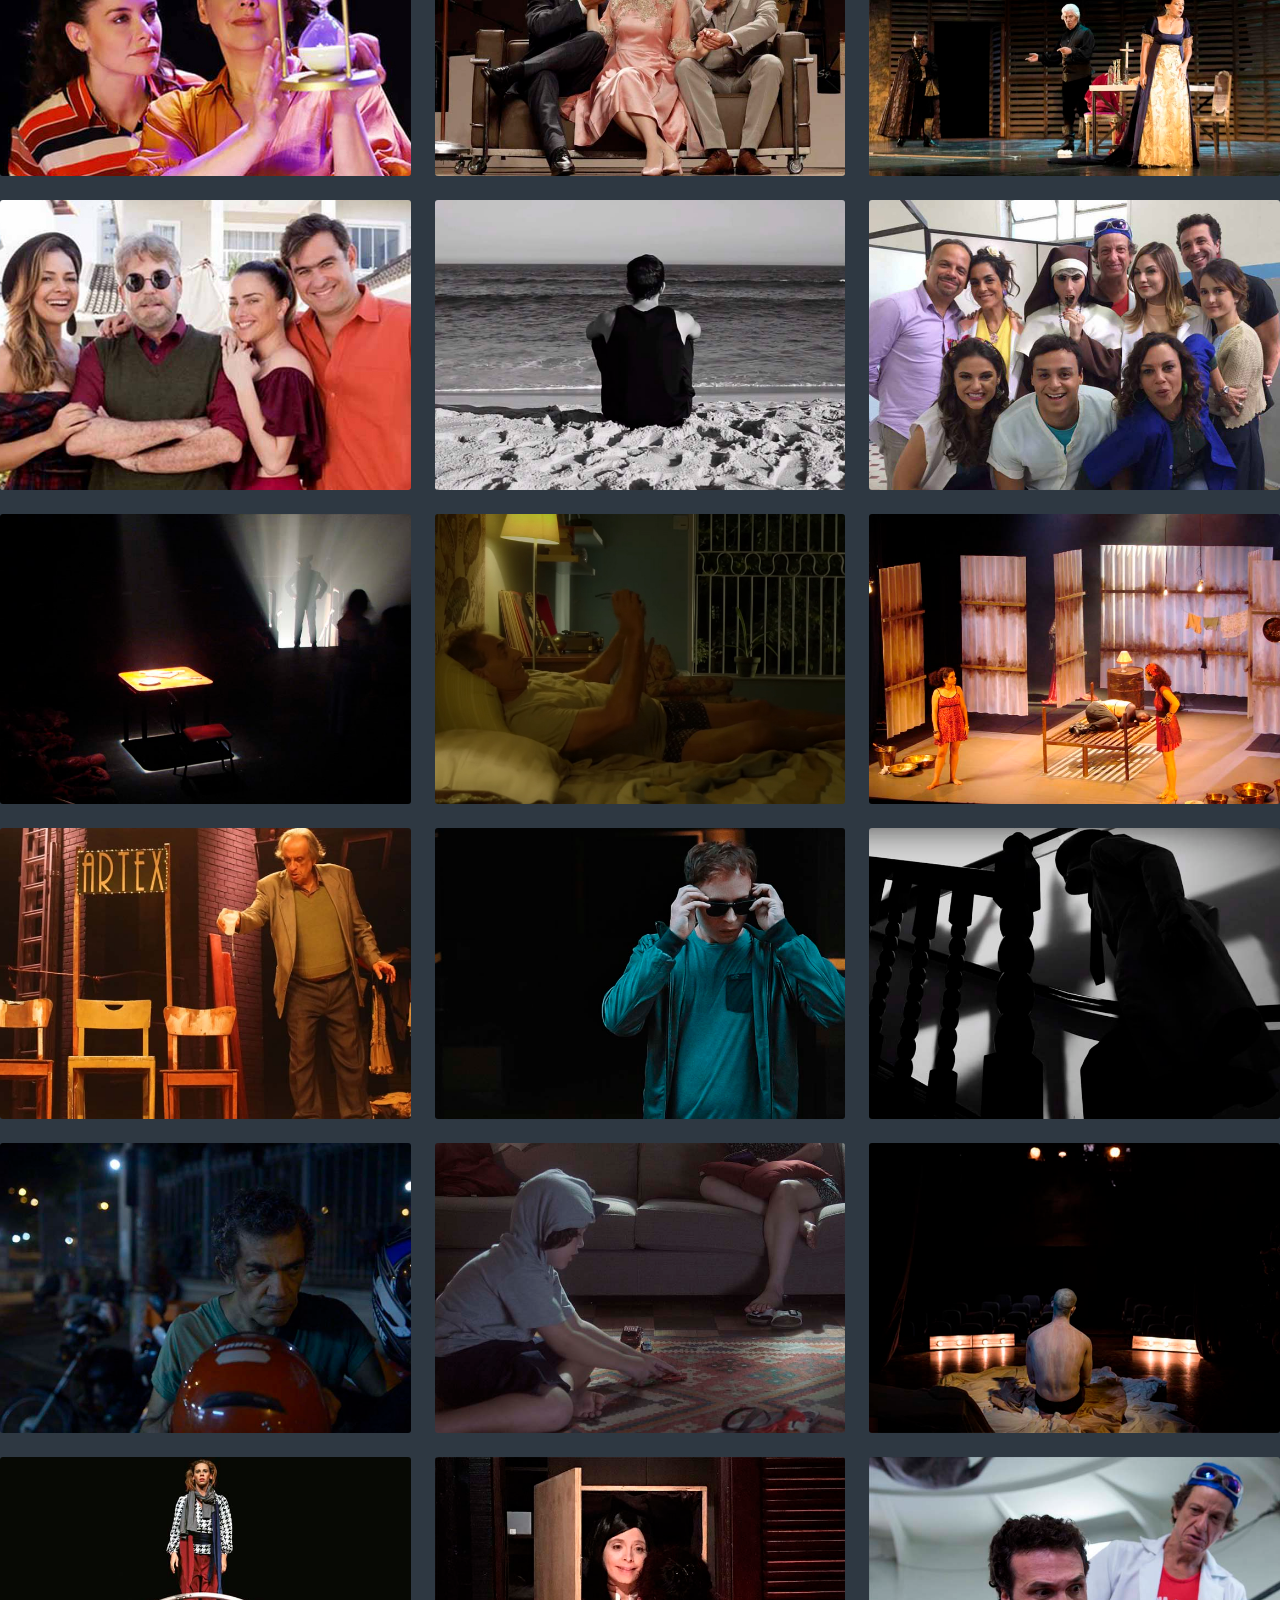
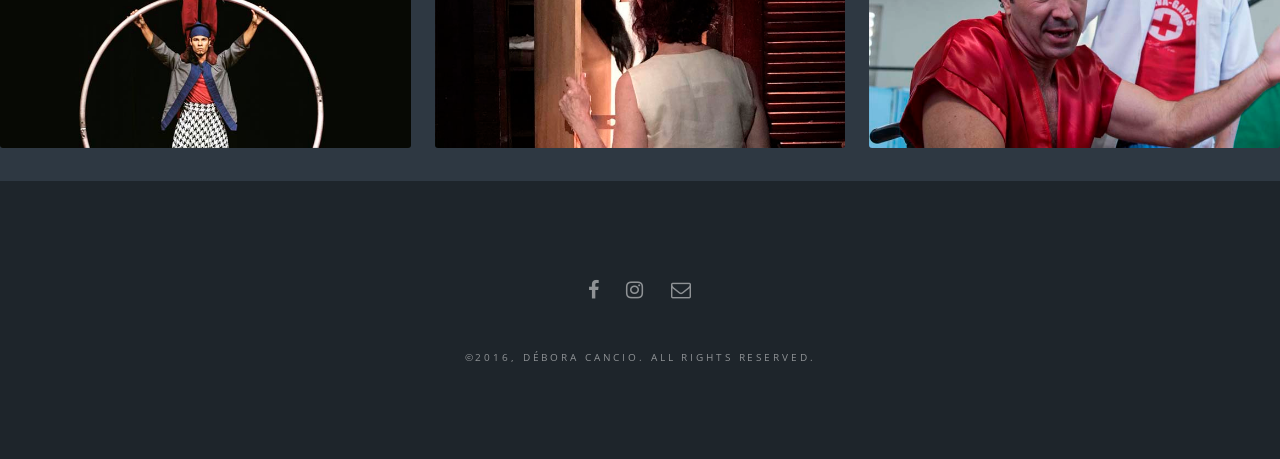
<file: index-21-01-22.html>
﻿<!DOCTYPE HTML>
<!--
	Spectral by HTML5 UP
	html5up.net | @ajlkn
	Free for personal and commercial use under the CCA 3.0 license (html5up.net/license)
-->
<html>
<head>
    <title>Portfólio - Débora Cancio</title>
<meta name="keywords" content="direção de arte, figurino, cenografia, figurinista, cenografa, diretora de arte, figurinista rio de janeiro, cinema, teatro, audiovisual, direção de arte rio de janeiro, cenografia rio de janeiro, figurino rio de janeiro, produção audiovisual, produção de figurino, adereços, figurinos e adereços, direção de arte e figurino, rj, rio, figurino rj, direção de arte curta metragem, curta metragem figurino, figurinista longa, figurinista filmes rio de janeiro, cenografia e figurino teatro, teatro rio de janeiro, cenografia brasil rj, espetaculo rj, video clipe, clipe, figurinista videoclipe, direção de arte videoclipe, circo, dança, figurino circo, cenografia circo, figurino de dança contemporânea ">
    <meta http-equiv="Content-Type" content="text/html; charset=UTF-8" />
    <meta name="viewport" content="width=device-width, initial-scale=1" />
    <!--[if lte IE 8]><script src="assets/js/ie/html5shiv.js"></script><![endif]-->
    <link rel="stylesheet" href="assets/css/main.css" />
    <!--[if lte IE 8]><link rel="stylesheet" href="assets/css/ie8.css" /><![endif]-->
    <!--[if lte IE 9]><link rel="stylesheet" href="assets/css/ie9.css" /><![endif]-->

<script>
  (function(i,s,o,g,r,a,m){i['GoogleAnalyticsObject']=r;i[r]=i[r]||function(){
  (i[r].q=i[r].q||[]).push(arguments)},i[r].l=1*new Date();a=s.createElement(o),
  m=s.getElementsByTagName(o)[0];a.async=1;a.src=g;m.parentNode.insertBefore(a,m)
  })(window,document,'script','https://www.google-analytics.com/analytics.js','ga');

  ga('create', 'UA-82999401-1', 'auto');
  ga('send', 'pageview');

</script>
</head>
<body class="landing">
    <!-- Page Wrapper -->
    <div id="page-wrapper">
        <!-- Header -->
        <header id="header" class="alt">
						<h1><a href="index.html">Débora Cancio</a></h1>
						<nav id="nav">
							<ul>
								<li class="special">
									<a href="#menu" class="menuToggle"><span>Menu</span></a>
									<div id="menu">
										<ul>
											<li><a href="index.html">Home</a></li>
											<li><a href="audiovisual.html">Cinema / Audiovisual</a></li>
<li><a href="teatro.html">Teatro</a></li>											
<li><a href="circo.html">Circo</a></li>
<li><a href="artesvisuais-projetos.html">Artes Visuais / Projetos</a></li>
											<li><a href="ensaio-foto-publicidade.html">Ensaio Fotográfico / Publicidade </a></li>

											
											
											<li><a href="contato.html">Contato</a></li>
									</div>
								</li>
							</ul>
						</nav>
					</header>
        <!-- Banner -->
        <section id="banner">
						<div class="inner">
							<h2>Débora Cancio</h2>
							<p>Artes Visuais, Direção de Arte, Produção de Arte e Objetos, Cenografia, Figurino<br /></p>
							
						</div>
						<a href="#one" class="more scrolly"></a>
					</section>
        <!-- One -->
        <section id="one" class="wrapper style1 special">
						<div class="inner">
							<header class="major">
								<h2>Bio</h2>
								<span class="image left"><img src="images/debora-1.png" alt=""></span><p>Vive no Rio de Janeiro. Disponível para viagens.<br/> Graduada em Comunicação Social - Publicidade e Propaganda (2012). Participou de diversos cursos livres em cinema e artes. <br/> Desde 2015 atua com direção de arte, produção de arte e objetos, figurino e cenografia para audiovisual, cinema, teatro e circo. Além de projetos experimentais autorais em audiovisual e artes visuais. </p>
							</header>
							<ul class="actions">
										
										<li><a href="teatro.html" class="button special">Teatro</a></li>
<li><a href="audiovisual.html" class="button special">Cinema / Audiovisual</a></li>
	<li><a href="circo.html" class="button special">Circo</a></li>
	<li><a href="artesvisuais-projetos.html" class="button special">Artes Visuais / Projetos</a></li>
	<li><a href="ensaio-foto-publicidade.html" class="button special">Ensaio Fotográfico / Publicidade</a></li>
	
									</ul>
						</div>
		</section>
        <!-- Two -->
        <section id="two" class="wrapper alt style2">
						<div class="box alt">
										<div class="row uniform 30%">
											<div class="4u"><span class="image fit"><a href="teatro.html#relampago"><img title="Foto: Guga Melgar" src="images/relampago-index.jpg" alt="" /></a></span></div>
										     <div class="4u"><span class="image fit"><a href="teatro.html#apartamento"><img title="Foto: Agência Globo" alt="Foto: Agência Globo" src="images/se-meu-apartamento-falasse.jpg" alt="" /></a></span></div>
										    <div class="4u"><span class="image fit"><a href="teatro.html#tosca"><img title="Foto: Júlia Rónai" alt="Foto: Júlia Rónai" src="images/tosca-12.jpg" alt="" /></a></span></div>
											<div class="4u"><span class="image fit"><a href="audiovisual.html#amelio"><img src="images/amelio-index.jpg" alt="" /></a></span></div>
									

<div class="4u"><span class="image fit"><a href="audiovisual.html#imersao"><img src="images/8.jpg" alt="" /></a></span></div>
											<div class="4u"><span class="image fit"><a href="audiovisual.html#alaleste"><img src="images/alaleste-index.jpg" alt="" /></a></span></div>
											<div class="4u"><span class="image fit"><a href="teatro.html#vil"> <img src="images/1.jpg" alt="" /></a></span></div>

<div class="4u"><span class="image fit"><a href="audiovisual.html#tropical"><img src="images/tropical.jpg" alt="" /></a></span></div>

											<div class="4u"><span class="image fit"><a href="teatro.html#abajur"><img src="images/2.jpg" alt="" /></a></span></div>
											<div class="4u"><span class="image fit"><a href="teatro.html#fantasma"><img src="images/9.jpg" alt="" /></a></span></div>
											<div class="4u"><span class="image fit"><a href="audiovisual.html#esquina"><img src="images/4.jpg" alt="" /></a></span></div>
											<div class="4u"><span class="image fit"><a href="audiovisual.html#falling"><img src="images/5.jpg" alt="" /></a></span></div>
											<div class="4u"><span class="image fit"><a href="audiovisual.html#desativado"><img src="images/6.jpg" alt="" /></a></span></div>
											<div class="4u"><span class="image fit"><a href="audiovisual.html#casa"><img src="images/7.jpg" alt="" /></a></span></div>
											<div class="4u"><span class="image fit"><a href="audiovisual.html#thebeckettclub"><img title="Foto: Carla Alves" src="images/thebeckettclub.jpg" alt="" /></a></span></div>
											
											<div class="4u"><span class="image fit"><a href="circo.html#mandala"><img title="Foto: Micael Bergamaschi" src="images/10.jpg" alt="" /></a></span></div>
											<div class="4u"><span class="image fit"><a href="audiovisual.html#caixao"><img src="images/11.jpg" alt="" /></a></span></div>
											
												
												
													<div class="4u"><span class="image fit"><a href="audiovisual.html#alaleste"><img src="images/3.jpg" alt="" /></a></span></div>
												
											
										
											
										</div>
									</div>
					</section>
        <!-- Three -->
       
        <!-- CTA -->
        <!--	<section id="cta" class="wrapper style4">
						<div class="inner">
							<header>
								<h2>Arcue ut vel commodo</h2>
								<p>Aliquam ut ex ut augue consectetur interdum endrerit imperdiet amet eleifend fringilla.</p>
							</header>
							<ul class="actions vertical">
								<li><a href="#" class="button fit special">Activate</a></li>
								<li><a href="#" class="button fit">Learn More</a></li>
							</ul>
						</div>
					</section>-->
        <!-- Footer -->
        <footer id="footer">
						<ul class="icons">
							
							<li><a target="_blank" href="https://www.facebook.com/debora.cancio" class="icon fa-facebook"><span class="label">Facebook</span></a></li>
							<li><a  target="_blank" href="https://www.instagram.com/debbiecancio/" class="icon fa-instagram"><span class="label">Instagram</span></a></li>
							
							<li><a href="contato.html" class="icon fa-envelope-o"><span class="label">Email</span></a></li>
						</ul>
						<ul class="copyright">
							<li style="font-size:10px">&copy;2016, Débora Cancio. All Rights Reserved. </li>
						</ul>
					</footer>
    </div>
    <!-- Scripts -->

    <script src="assets/js/jquery.min.js"></script>

    <script src="assets/js/jquery.scrollex.min.js"></script>

    <script src="assets/js/jquery.scrolly.min.js"></script>

    <script src="assets/js/skel.min.js"></script>

    <script src="assets/js/util.js"></script>

    <!--[if lte IE 8]><script src="assets/js/ie/respond.min.js"></script><![endif]-->

    <script src="assets/js/main.js"></script>

</body>
</html>
</file>
<file: assets/css/ie8.css>
/*
	Spectral by HTML5 UP
	html5up.net | @ajlkn
	Free for personal and commercial use under the CCA 3.0 license (html5up.net/license)
*/

/* Icon */

	.icon.major {
		border: none;
	}

		.icon.major:before {
			font-size: 3em;
		}

/* Form */

	label {
		color: #2E3842;
	}

	input[type="text"],
	input[type="password"],
	input[type="email"],
	select,
	textarea {
		border: solid 1px #dfdfdf;
	}

/* Button */

	input[type="submit"],
	input[type="reset"],
	input[type="button"],
	button,
	.button {
		border: solid 2px #dfdfdf;
	}

		input[type="submit"].special,
		input[type="reset"].special,
		input[type="button"].special,
		button.special,
		.button.special {
			border: 0 !important;
		}

/* Page Wrapper + Menu */

	#menu {
		display: none;
	}

	body.is-menu-visible #menu {
		display: block;
	}

/* Header */

	#header nav > ul > li > a.menuToggle:after {
		display: none;
	}

/* Banner + Wrapper (style4) */

	#banner,
	.wrapper.style4 {
		-ms-behavior: url("assets/js/ie/backgroundsize.min.htc");
	}

		#banner:before,
		.wrapper.style4:before {
			display: none;
		}

/* Banner */

	#banner .more {
		height: 4em;
	}

		#banner .more:after {
			display: none;
		}

/* Main */

	#main > header {
		-ms-behavior: url("assets/js/ie/backgroundsize.min.htc");
	}

		#main > header:before {
			display: none;
		}
</file>
<file: assets/css/ie9.css>
/*
	Spectral by HTML5 UP
	html5up.net | @ajlkn
	Free for personal and commercial use under the CCA 3.0 license (html5up.net/license)
*/

/* Spotlight */

	.spotlight {
		display: block;
	}

		.spotlight .image {
			display: inline-block;
			vertical-align: top;
		}

		.spotlight .content {
			padding: 4em 4em 2em 4em ;
			display: inline-block;
		}

		.spotlight:after {
			clear: both;
			content: '';
			display: block;
		}

/* Features */

	.features {
		display: block;
	}

		.features li {
			float: left;
		}

		.features:after {
			content: '';
			display: block;
			clear: both;
		}

/* Banner + Wrapper (style4) */

	#banner,
	.wrapper.style4 {
		background-image: url("../../images/banner.jpg");
		background-position: center center;
		background-repeat: no-repeat;
		background-size: cover;
		position: relative;
	}

		#banner:before,
		.wrapper.style4:before {
			background: #000000;
			content: '';
			height: 100%;
			left: 0;
			opacity: 0.5;
			position: absolute;
			top: 0;
			width: 100%;
		}

		#banner .inner,
		.wrapper.style4 .inner {
			position: relative;
			z-index: 1;
		}

/* Banner */

	#banner {
		padding: 14em 0 12em 0 ;
		height: auto;
	}

		#banner:after {
			display: none;
		}

/* CTA */

	#cta .inner header {
		float: left;
	}

	#cta .inner .actions {
		float: left;
	}

	#cta .inner:after {
		clear: both;
		content: '';
		display: block;
	}

/* Main */

	#main > header {
		background-image: url("../../images/banner.jpg");
		background-position: center center;
		background-repeat: no-repeat;
		background-size: cover;
		position: relative;
	}

		#main > header:before {
			background: #000000;
			content: '';
			height: 100%;
			left: 0;
			opacity: 0.5;
			position: absolute;
			top: 0;
			width: 100%;
		}

		#main > header > * {
			position: relative;
			z-index: 1;
		}
</file>
<file: assets/css/main.css>
@import url(font-awesome.min.css);
@import url("http://fonts.googleapis.com/css?family=Open+Sans:400,400italic,600,600italic,800,800italic");

/*
	Spectral by HTML5 UP
	html5up.net | @ajlkn
	Free for personal and commercial use under the CCA 3.0 license (html5up.net/license)
*/

/* Reset */

	html, body, div, span, applet, object, iframe, h1, h2, h3, h4, h5, h6, p, blockquote, pre, a, abbr, acronym, address, big, cite, code, del, dfn, em, img, ins, kbd, q, s, samp, small, strike, strong, sub, sup, tt, var, b, u, i, center, dl, dt, dd, ol, ul, li, fieldset, form, label, legend, table, caption, tbody, tfoot, thead, tr, th, td, article, aside, canvas, details, embed, figure, figcaption, footer, header, hgroup, menu, nav, output, ruby, section, summary, time, mark, audio, video {
		margin: 0;
		padding: 0;
		border: 0;
		font-size: 100%;
		font: inherit;
		vertical-align: baseline;
	}

	article, aside, details, figcaption, figure, footer, header, hgroup, menu, nav, section {
		display: block;
	}

	body {
		line-height: 1;
	}

	ol, ul {
		list-style: none;
	}

	blockquote, q {
		quotes: none;
	}

	blockquote:before, blockquote:after, q:before, q:after {
		content: '';
		content: none;
	}

	table {
		border-collapse: collapse;
		border-spacing: 0;
	}

	body {
		-webkit-text-size-adjust: none;
	}

/* Box Model */

	*, *:before, *:after {
		-moz-box-sizing: border-box;
		-webkit-box-sizing: border-box;
		box-sizing: border-box;
	}

/* Grid */

	.row {
		border-bottom: solid 1px transparent;
		-moz-box-sizing: border-box;
		-webkit-box-sizing: border-box;
		box-sizing: border-box;
	}

	.row > * {
		float: left;
		-moz-box-sizing: border-box;
		-webkit-box-sizing: border-box;
		box-sizing: border-box;
	}

	.row:after, .row:before {
		content: '';
		display: block;
		clear: both;
		height: 0;
	}

	.row.uniform > * > :first-child {
		margin-top: 0;
	}

	.row.uniform > * > :last-child {
		margin-bottom: 0;
	}

	.row.\30 \25 > * {
		padding: 0 0 0 0em;
	}

	.row.\30 \25 {
		margin: 0 0 -1px 0em;
	}

	.row.uniform.\30 \25 > * {
		padding: 0em 0 0 0em;
	}

	.row.uniform.\30 \25 {
		margin: 0em 0 -1px 0em;
	}

	.row > * {
		padding: 0 0 0 1.5em;
	}

	.row {
		margin: 0 0 -1px -1.5em;
	}

	.row.uniform > * {
		padding: 1.5em 0 0 1.5em;
	}

	.row.uniform {
		margin: -1.5em 0 -1px -1.5em;
	}

	.row.\32 00\25 > * {
		padding: 0 0 0 3em;
	}

	.row.\32 00\25 {
		margin: 0 0 -1px -3em;
	}

	.row.uniform.\32 00\25 > * {
		padding: 3em 0 0 3em;
	}

	.row.uniform.\32 00\25 {
		margin: -3em 0 -1px -3em;
	}

	.row.\31 50\25 > * {
		padding: 0 0 0 2.25em;
	}

	.row.\31 50\25 {
		margin: 0 0 -1px -2.25em;
	}

	.row.uniform.\31 50\25 > * {
		padding: 2.25em 0 0 2.25em;
	}

	.row.uniform.\31 50\25 {
		margin: -2.25em 0 -1px -2.25em;
	}

	.row.\35 0\25 > * {
		padding: 0 0 0 0.75em;
	}

	.row.\35 0\25 {
		margin: 0 0 -1px -0.75em;
	}

	.row.uniform.\35 0\25 > * {
		padding: 0.75em 0 0 0.75em;
	}

	.row.uniform.\35 0\25 {
		margin: -0.75em 0 -1px -0.75em;
	}

	.row.\32 5\25 > * {
		padding: 0 0 0 0.375em;
	}

	.row.\32 5\25 {
		margin: 0 0 -1px -0.375em;
	}

	.row.uniform.\32 5\25 > * {
		padding: 0.375em 0 0 0.375em;
	}

	.row.uniform.\32 5\25 {
		margin: -0.375em 0 -1px -0.375em;
	}

	.\31 2u, .\31 2u\24 {
		width: 100%;
		clear: none;
		margin-left: 0;
	}

	.\31 1u, .\31 1u\24 {
		width: 91.6666666667%;
		clear: none;
		margin-left: 0;
	}

	.\31 0u, .\31 0u\24 {
		width: 83.3333333333%;
		clear: none;
		margin-left: 0;
	}

	.\39 u, .\39 u\24 {
		width: 75%;
		clear: none;
		margin-left: 0;
	}

	.\38 u, .\38 u\24 {
		width: 66.6666666667%;
		clear: none;
		margin-left: 0;
	}

	.\37 u, .\37 u\24 {
		width: 58.3333333333%;
		clear: none;
		margin-left: 0;
	}

	.\36 u, .\36 u\24 {
		width: 50%;
		clear: none;
		margin-left: 0;
	}

	.\35 u, .\35 u\24 {
		width: 41.6666666667%;
		clear: none;
		margin-left: 0;
	}

	.\34 u, .\34 u\24 {
		width: 33.3333333333%;
		clear: none;
		margin-left: 0;
	}

	.\33 u, .\33 u\24 {
		width: 25%;
		clear: none;
		margin-left: 0;
	}

	.\32 u, .\32 u\24 {
		width: 16.6666666667%;
		clear: none;
		margin-left: 0;
	}

	.\31 u, .\31 u\24 {
		width: 8.3333333333%;
		clear: none;
		margin-left: 0;
	}

	.\31 2u\24 + *,
	.\31 1u\24 + *,
	.\31 0u\24 + *,
	.\39 u\24 + *,
	.\38 u\24 + *,
	.\37 u\24 + *,
	.\36 u\24 + *,
	.\35 u\24 + *,
	.\34 u\24 + *,
	.\33 u\24 + *,
	.\32 u\24 + *,
	.\31 u\24 + * {
		clear: left;
	}

	.\-11u {
		margin-left: 91.66667%;
	}

	.\-10u {
		margin-left: 83.33333%;
	}

	.\-9u {
		margin-left: 75%;
	}

	.\-8u {
		margin-left: 66.66667%;
	}

	.\-7u {
		margin-left: 58.33333%;
	}

	.\-6u {
		margin-left: 50%;
	}

	.\-5u {
		margin-left: 41.66667%;
	}

	.\-4u {
		margin-left: 33.33333%;
	}

	.\-3u {
		margin-left: 25%;
	}

	.\-2u {
		margin-left: 16.66667%;
	}

	.\-1u {
		margin-left: 8.33333%;
	}

	@media screen and (max-width: 1680px) {

		.row > * {
			padding: 0 0 0 1.5em;
		}

		.row {
			margin: 0 0 -1px -1.5em;
		}

		.row.uniform > * {
			padding: 1.5em 0 0 1.5em;
		}

		.row.uniform {
			margin: -1.5em 0 -1px -1.5em;
		}

		.row.\32 00\25 > * {
			padding: 0 0 0 3em;
		}

		.row.\32 00\25 {
			margin: 0 0 -1px -3em;
		}

		.row.uniform.\32 00\25 > * {
			padding: 3em 0 0 3em;
		}

		.row.uniform.\32 00\25 {
			margin: -3em 0 -1px -3em;
		}

		.row.\31 50\25 > * {
			padding: 0 0 0 2.25em;
		}

		.row.\31 50\25 {
			margin: 0 0 -1px -2.25em;
		}

		.row.uniform.\31 50\25 > * {
			padding: 2.25em 0 0 2.25em;
		}

		.row.uniform.\31 50\25 {
			margin: -2.25em 0 -1px -2.25em;
		}

		.row.\35 0\25 > * {
			padding: 0 0 0 0.75em;
		}

		.row.\35 0\25 {
			margin: 0 0 -1px -0.75em;
		}

		.row.uniform.\35 0\25 > * {
			padding: 0.75em 0 0 0.75em;
		}

		.row.uniform.\35 0\25 {
			margin: -0.75em 0 -1px -0.75em;
		}

		.row.\32 5\25 > * {
			padding: 0 0 0 0.375em;
		}

		.row.\32 5\25 {
			margin: 0 0 -1px -0.375em;
		}

		.row.uniform.\32 5\25 > * {
			padding: 0.375em 0 0 0.375em;
		}

		.row.uniform.\32 5\25 {
			margin: -0.375em 0 -1px -0.375em;
		}

		.\31 2u\28xlarge\29, .\31 2u\24\28xlarge\29 {
			width: 100%;
			clear: none;
			margin-left: 0;
		}

		.\31 1u\28xlarge\29, .\31 1u\24\28xlarge\29 {
			width: 91.6666666667%;
			clear: none;
			margin-left: 0;
		}

		.\31 0u\28xlarge\29, .\31 0u\24\28xlarge\29 {
			width: 83.3333333333%;
			clear: none;
			margin-left: 0;
		}

		.\39 u\28xlarge\29, .\39 u\24\28xlarge\29 {
			width: 75%;
			clear: none;
			margin-left: 0;
		}

		.\38 u\28xlarge\29, .\38 u\24\28xlarge\29 {
			width: 66.6666666667%;
			clear: none;
			margin-left: 0;
		}

		.\37 u\28xlarge\29, .\37 u\24\28xlarge\29 {
			width: 58.3333333333%;
			clear: none;
			margin-left: 0;
		}

		.\36 u\28xlarge\29, .\36 u\24\28xlarge\29 {
			width: 50%;
			clear: none;
			margin-left: 0;
		}

		.\35 u\28xlarge\29, .\35 u\24\28xlarge\29 {
			width: 41.6666666667%;
			clear: none;
			margin-left: 0;
		}

		.\34 u\28xlarge\29, .\34 u\24\28xlarge\29 {
			width: 33.3333333333%;
			clear: none;
			margin-left: 0;
		}

		.\33 u\28xlarge\29, .\33 u\24\28xlarge\29 {
			width: 25%;
			clear: none;
			margin-left: 0;
		}

		.\32 u\28xlarge\29, .\32 u\24\28xlarge\29 {
			width: 16.6666666667%;
			clear: none;
			margin-left: 0;
		}

		.\31 u\28xlarge\29, .\31 u\24\28xlarge\29 {
			width: 8.3333333333%;
			clear: none;
			margin-left: 0;
		}

		.\31 2u\24\28xlarge\29 + *,
		.\31 1u\24\28xlarge\29 + *,
		.\31 0u\24\28xlarge\29 + *,
		.\39 u\24\28xlarge\29 + *,
		.\38 u\24\28xlarge\29 + *,
		.\37 u\24\28xlarge\29 + *,
		.\36 u\24\28xlarge\29 + *,
		.\35 u\24\28xlarge\29 + *,
		.\34 u\24\28xlarge\29 + *,
		.\33 u\24\28xlarge\29 + *,
		.\32 u\24\28xlarge\29 + *,
		.\31 u\24\28xlarge\29 + * {
			clear: left;
		}

		.\-11u\28xlarge\29 {
			margin-left: 91.66667%;
		}

		.\-10u\28xlarge\29 {
			margin-left: 83.33333%;
		}

		.\-9u\28xlarge\29 {
			margin-left: 75%;
		}

		.\-8u\28xlarge\29 {
			margin-left: 66.66667%;
		}

		.\-7u\28xlarge\29 {
			margin-left: 58.33333%;
		}

		.\-6u\28xlarge\29 {
			margin-left: 50%;
		}

		.\-5u\28xlarge\29 {
			margin-left: 41.66667%;
		}

		.\-4u\28xlarge\29 {
			margin-left: 33.33333%;
		}

		.\-3u\28xlarge\29 {
			margin-left: 25%;
		}

		.\-2u\28xlarge\29 {
			margin-left: 16.66667%;
		}

		.\-1u\28xlarge\29 {
			margin-left: 8.33333%;
		}

	}

	@media screen and (max-width: 1280px) {

		.row > * {
			padding: 0 0 0 1.5em;
		}

		.row {
			margin: 0 0 -1px -1.5em;
		}

		.row.uniform > * {
			padding: 1.5em 0 0 1.5em;
		}

		.row.uniform {
			margin: -1.5em 0 -1px -1.5em;
		}

		.row.\32 00\25 > * {
			padding: 0 0 0 3em;
		}

		.row.\32 00\25 {
			margin: 0 0 -1px -3em;
		}

		.row.uniform.\32 00\25 > * {
			padding: 3em 0 0 3em;
		}

		.row.uniform.\32 00\25 {
			margin: -3em 0 -1px -3em;
		}

		.row.\31 50\25 > * {
			padding: 0 0 0 2.25em;
		}

		.row.\31 50\25 {
			margin: 0 0 -1px -2.25em;
		}

		.row.uniform.\31 50\25 > * {
			padding: 2.25em 0 0 2.25em;
		}

		.row.uniform.\31 50\25 {
			margin: -2.25em 0 -1px -2.25em;
		}

		.row.\35 0\25 > * {
			padding: 0 0 0 0.75em;
		}

		.row.\35 0\25 {
			margin: 0 0 -1px -0.75em;
		}

		.row.uniform.\35 0\25 > * {
			padding: 0.75em 0 0 0.75em;
		}

		.row.uniform.\35 0\25 {
			margin: -0.75em 0 -1px -0.75em;
		}

		.row.\32 5\25 > * {
			padding: 0 0 0 0.375em;
		}

		.row.\32 5\25 {
			margin: 0 0 -1px -0.375em;
		}

		.row.uniform.\32 5\25 > * {
			padding: 0.375em 0 0 0.375em;
		}

		.row.uniform.\32 5\25 {
			margin: -0.375em 0 -1px -0.375em;
		}

		.\31 2u\28large\29, .\31 2u\24\28large\29 {
			width: 100%;
			clear: none;
			margin-left: 0;
		}

		.\31 1u\28large\29, .\31 1u\24\28large\29 {
			width: 91.6666666667%;
			clear: none;
			margin-left: 0;
		}

		.\31 0u\28large\29, .\31 0u\24\28large\29 {
			width: 83.3333333333%;
			clear: none;
			margin-left: 0;
		}

		.\39 u\28large\29, .\39 u\24\28large\29 {
			width: 75%;
			clear: none;
			margin-left: 0;
		}

		.\38 u\28large\29, .\38 u\24\28large\29 {
			width: 66.6666666667%;
			clear: none;
			margin-left: 0;
		}

		.\37 u\28large\29, .\37 u\24\28large\29 {
			width: 58.3333333333%;
			clear: none;
			margin-left: 0;
		}

		.\36 u\28large\29, .\36 u\24\28large\29 {
			width: 50%;
			clear: none;
			margin-left: 0;
		}

		.\35 u\28large\29, .\35 u\24\28large\29 {
			width: 41.6666666667%;
			clear: none;
			margin-left: 0;
		}

		.\34 u\28large\29, .\34 u\24\28large\29 {
			width: 33.3333333333%;
			clear: none;
			margin-left: 0;
		}

		.\33 u\28large\29, .\33 u\24\28large\29 {
			width: 25%;
			clear: none;
			margin-left: 0;
		}

		.\32 u\28large\29, .\32 u\24\28large\29 {
			width: 16.6666666667%;
			clear: none;
			margin-left: 0;
		}

		.\31 u\28large\29, .\31 u\24\28large\29 {
			width: 8.3333333333%;
			clear: none;
			margin-left: 0;
		}

		.\31 2u\24\28large\29 + *,
		.\31 1u\24\28large\29 + *,
		.\31 0u\24\28large\29 + *,
		.\39 u\24\28large\29 + *,
		.\38 u\24\28large\29 + *,
		.\37 u\24\28large\29 + *,
		.\36 u\24\28large\29 + *,
		.\35 u\24\28large\29 + *,
		.\34 u\24\28large\29 + *,
		.\33 u\24\28large\29 + *,
		.\32 u\24\28large\29 + *,
		.\31 u\24\28large\29 + * {
			clear: left;
		}

		.\-11u\28large\29 {
			margin-left: 91.66667%;
		}

		.\-10u\28large\29 {
			margin-left: 83.33333%;
		}

		.\-9u\28large\29 {
			margin-left: 75%;
		}

		.\-8u\28large\29 {
			margin-left: 66.66667%;
		}

		.\-7u\28large\29 {
			margin-left: 58.33333%;
		}

		.\-6u\28large\29 {
			margin-left: 50%;
		}

		.\-5u\28large\29 {
			margin-left: 41.66667%;
		}

		.\-4u\28large\29 {
			margin-left: 33.33333%;
		}

		.\-3u\28large\29 {
			margin-left: 25%;
		}

		.\-2u\28large\29 {
			margin-left: 16.66667%;
		}

		.\-1u\28large\29 {
			margin-left: 8.33333%;
		}

	}

	@media screen and (max-width: 980px) {

		.row > * {
			padding: 0 0 0 1.5em;
		}

		.row {
			margin: 0 0 -1px -1.5em;
		}

		.row.uniform > * {
			padding: 1.5em 0 0 1.5em;
		}

		.row.uniform {
			margin: -1.5em 0 -1px -1.5em;
		}

		.row.\32 00\25 > * {
			padding: 0 0 0 3em;
		}

		.row.\32 00\25 {
			margin: 0 0 -1px -3em;
		}

		.row.uniform.\32 00\25 > * {
			padding: 3em 0 0 3em;
		}

		.row.uniform.\32 00\25 {
			margin: -3em 0 -1px -3em;
		}

		.row.\31 50\25 > * {
			padding: 0 0 0 2.25em;
		}

		.row.\31 50\25 {
			margin: 0 0 -1px -2.25em;
		}

		.row.uniform.\31 50\25 > * {
			padding: 2.25em 0 0 2.25em;
		}

		.row.uniform.\31 50\25 {
			margin: -2.25em 0 -1px -2.25em;
		}

		.row.\35 0\25 > * {
			padding: 0 0 0 0.75em;
		}

		.row.\35 0\25 {
			margin: 0 0 -1px -0.75em;
		}

		.row.uniform.\35 0\25 > * {
			padding: 0.75em 0 0 0.75em;
		}

		.row.uniform.\35 0\25 {
			margin: -0.75em 0 -1px -0.75em;
		}

		.row.\32 5\25 > * {
			padding: 0 0 0 0.375em;
		}

		.row.\32 5\25 {
			margin: 0 0 -1px -0.375em;
		}

		.row.uniform.\32 5\25 > * {
			padding: 0.375em 0 0 0.375em;
		}

		.row.uniform.\32 5\25 {
			margin: -0.375em 0 -1px -0.375em;
		}

		.\31 2u\28medium\29, .\31 2u\24\28medium\29 {
			width: 100%;
			clear: none;
			margin-left: 0;
		}

		.\31 1u\28medium\29, .\31 1u\24\28medium\29 {
			width: 91.6666666667%;
			clear: none;
			margin-left: 0;
		}

		.\31 0u\28medium\29, .\31 0u\24\28medium\29 {
			width: 83.3333333333%;
			clear: none;
			margin-left: 0;
		}

		.\39 u\28medium\29, .\39 u\24\28medium\29 {
			width: 75%;
			clear: none;
			margin-left: 0;
		}

		.\38 u\28medium\29, .\38 u\24\28medium\29 {
			width: 66.6666666667%;
			clear: none;
			margin-left: 0;
		}

		.\37 u\28medium\29, .\37 u\24\28medium\29 {
			width: 58.3333333333%;
			clear: none;
			margin-left: 0;
		}

		.\36 u\28medium\29, .\36 u\24\28medium\29 {
			width: 50%;
			clear: none;
			margin-left: 0;
		}

		.\35 u\28medium\29, .\35 u\24\28medium\29 {
			width: 41.6666666667%;
			clear: none;
			margin-left: 0;
		}

		.\34 u\28medium\29, .\34 u\24\28medium\29 {
			width: 33.3333333333%;
			clear: none;
			margin-left: 0;
		}

		.\33 u\28medium\29, .\33 u\24\28medium\29 {
			width: 25%;
			clear: none;
			margin-left: 0;
		}

		.\32 u\28medium\29, .\32 u\24\28medium\29 {
			width: 16.6666666667%;
			clear: none;
			margin-left: 0;
		}

		.\31 u\28medium\29, .\31 u\24\28medium\29 {
			width: 8.3333333333%;
			clear: none;
			margin-left: 0;
		}

		.\31 2u\24\28medium\29 + *,
		.\31 1u\24\28medium\29 + *,
		.\31 0u\24\28medium\29 + *,
		.\39 u\24\28medium\29 + *,
		.\38 u\24\28medium\29 + *,
		.\37 u\24\28medium\29 + *,
		.\36 u\24\28medium\29 + *,
		.\35 u\24\28medium\29 + *,
		.\34 u\24\28medium\29 + *,
		.\33 u\24\28medium\29 + *,
		.\32 u\24\28medium\29 + *,
		.\31 u\24\28medium\29 + * {
			clear: left;
		}

		.\-11u\28medium\29 {
			margin-left: 91.66667%;
		}

		.\-10u\28medium\29 {
			margin-left: 83.33333%;
		}

		.\-9u\28medium\29 {
			margin-left: 75%;
		}

		.\-8u\28medium\29 {
			margin-left: 66.66667%;
		}

		.\-7u\28medium\29 {
			margin-left: 58.33333%;
		}

		.\-6u\28medium\29 {
			margin-left: 50%;
		}

		.\-5u\28medium\29 {
			margin-left: 41.66667%;
		}

		.\-4u\28medium\29 {
			margin-left: 33.33333%;
		}

		.\-3u\28medium\29 {
			margin-left: 25%;
		}

		.\-2u\28medium\29 {
			margin-left: 16.66667%;
		}

		.\-1u\28medium\29 {
			margin-left: 8.33333%;
		}

	}

	@media screen and (max-width: 736px) {

		.row > * {
			padding: 0 0 0 1.5em;
		}

		.row {
			margin: 0 0 -1px -1.5em;
		}

		.row.uniform > * {
			padding: 1.5em 0 0 1.5em;
		}

		.row.uniform {
			margin: -1.5em 0 -1px -1.5em;
		}

		.row.\32 00\25 > * {
			padding: 0 0 0 3em;
		}

		.row.\32 00\25 {
			margin: 0 0 -1px -3em;
		}

		.row.uniform.\32 00\25 > * {
			padding: 3em 0 0 3em;
		}

		.row.uniform.\32 00\25 {
			margin: -3em 0 -1px -3em;
		}

		.row.\31 50\25 > * {
			padding: 0 0 0 2.25em;
		}

		.row.\31 50\25 {
			margin: 0 0 -1px -2.25em;
		}

		.row.uniform.\31 50\25 > * {
			padding: 2.25em 0 0 2.25em;
		}

		.row.uniform.\31 50\25 {
			margin: -2.25em 0 -1px -2.25em;
		}

		.row.\35 0\25 > * {
			padding: 0 0 0 0.75em;
		}

		.row.\35 0\25 {
			margin: 0 0 -1px -0.75em;
		}

		.row.uniform.\35 0\25 > * {
			padding: 0.75em 0 0 0.75em;
		}

		.row.uniform.\35 0\25 {
			margin: -0.75em 0 -1px -0.75em;
		}

		.row.\32 5\25 > * {
			padding: 0 0 0 0.375em;
		}

		.row.\32 5\25 {
			margin: 0 0 -1px -0.375em;
		}

		.row.uniform.\32 5\25 > * {
			padding: 0.375em 0 0 0.375em;
		}

		.row.uniform.\32 5\25 {
			margin: -0.375em 0 -1px -0.375em;
		}

		.\31 2u\28small\29, .\31 2u\24\28small\29 {
			width: 100%;
			clear: none;
			margin-left: 0;
		}

		.\31 1u\28small\29, .\31 1u\24\28small\29 {
			width: 91.6666666667%;
			clear: none;
			margin-left: 0;
		}

		.\31 0u\28small\29, .\31 0u\24\28small\29 {
			width: 83.3333333333%;
			clear: none;
			margin-left: 0;
		}

		.\39 u\28small\29, .\39 u\24\28small\29 {
			width: 75%;
			clear: none;
			margin-left: 0;
		}

		.\38 u\28small\29, .\38 u\24\28small\29 {
			width: 66.6666666667%;
			clear: none;
			margin-left: 0;
		}

		.\37 u\28small\29, .\37 u\24\28small\29 {
			width: 58.3333333333%;
			clear: none;
			margin-left: 0;
		}

		.\36 u\28small\29, .\36 u\24\28small\29 {
			width: 50%;
			clear: none;
			margin-left: 0;
		}

		.\35 u\28small\29, .\35 u\24\28small\29 {
			width: 41.6666666667%;
			clear: none;
			margin-left: 0;
		}

		.\34 u\28small\29, .\34 u\24\28small\29 {
			width: 33.3333333333%;
			clear: none;
			margin-left: 0;
		}

		.\33 u\28small\29, .\33 u\24\28small\29 {
			width: 25%;
			clear: none;
			margin-left: 0;
		}

		.\32 u\28small\29, .\32 u\24\28small\29 {
			width: 16.6666666667%;
			clear: none;
			margin-left: 0;
		}

		.\31 u\28small\29, .\31 u\24\28small\29 {
			width: 8.3333333333%;
			clear: none;
			margin-left: 0;
		}

		.\31 2u\24\28small\29 + *,
		.\31 1u\24\28small\29 + *,
		.\31 0u\24\28small\29 + *,
		.\39 u\24\28small\29 + *,
		.\38 u\24\28small\29 + *,
		.\37 u\24\28small\29 + *,
		.\36 u\24\28small\29 + *,
		.\35 u\24\28small\29 + *,
		.\34 u\24\28small\29 + *,
		.\33 u\24\28small\29 + *,
		.\32 u\24\28small\29 + *,
		.\31 u\24\28small\29 + * {
			clear: left;
		}

		.\-11u\28small\29 {
			margin-left: 91.66667%;
		}

		.\-10u\28small\29 {
			margin-left: 83.33333%;
		}

		.\-9u\28small\29 {
			margin-left: 75%;
		}

		.\-8u\28small\29 {
			margin-left: 66.66667%;
		}

		.\-7u\28small\29 {
			margin-left: 58.33333%;
		}

		.\-6u\28small\29 {
			margin-left: 50%;
		}

		.\-5u\28small\29 {
			margin-left: 41.66667%;
		}

		.\-4u\28small\29 {
			margin-left: 33.33333%;
		}

		.\-3u\28small\29 {
			margin-left: 25%;
		}

		.\-2u\28small\29 {
			margin-left: 16.66667%;
		}

		.\-1u\28small\29 {
			margin-left: 8.33333%;
		}

	}

	@media screen and (max-width: 480px) {

		.row > * {
			padding: 0 0 0 1.5em;
		}

		.row {
			margin: 0 0 -1px -1.5em;
		}

		.row.uniform > * {
			padding: 1.5em 0 0 1.5em;
		}

		.row.uniform {
			margin: -1.5em 0 -1px -1.5em;
		}

		.row.\32 00\25 > * {
			padding: 0 0 0 3em;
		}

		.row.\32 00\25 {
			margin: 0 0 -1px -3em;
		}

		.row.uniform.\32 00\25 > * {
			padding: 3em 0 0 3em;
		}

		.row.uniform.\32 00\25 {
			margin: -3em 0 -1px -3em;
		}

		.row.\31 50\25 > * {
			padding: 0 0 0 2.25em;
		}

		.row.\31 50\25 {
			margin: 0 0 -1px -2.25em;
		}

		.row.uniform.\31 50\25 > * {
			padding: 2.25em 0 0 2.25em;
		}

		.row.uniform.\31 50\25 {
			margin: -2.25em 0 -1px -2.25em;
		}

		.row.\35 0\25 > * {
			padding: 0 0 0 0.75em;
		}

		.row.\35 0\25 {
			margin: 0 0 -1px -0.75em;
		}

		.row.uniform.\35 0\25 > * {
			padding: 0.75em 0 0 0.75em;
		}

		.row.uniform.\35 0\25 {
			margin: -0.75em 0 -1px -0.75em;
		}

		.row.\32 5\25 > * {
			padding: 0 0 0 0.375em;
		}

		.row.\32 5\25 {
			margin: 0 0 -1px -0.375em;
		}

		.row.uniform.\32 5\25 > * {
			padding: 0.375em 0 0 0.375em;
		}

		.row.uniform.\32 5\25 {
			margin: -0.375em 0 -1px -0.375em;
		}

		.\31 2u\28xsmall\29, .\31 2u\24\28xsmall\29 {
			width: 100%;
			clear: none;
			margin-left: 0;
		}

		.\31 1u\28xsmall\29, .\31 1u\24\28xsmall\29 {
			width: 91.6666666667%;
			clear: none;
			margin-left: 0;
		}

		.\31 0u\28xsmall\29, .\31 0u\24\28xsmall\29 {
			width: 83.3333333333%;
			clear: none;
			margin-left: 0;
		}

		.\39 u\28xsmall\29, .\39 u\24\28xsmall\29 {
			width: 75%;
			clear: none;
			margin-left: 0;
		}

		.\38 u\28xsmall\29, .\38 u\24\28xsmall\29 {
			width: 66.6666666667%;
			clear: none;
			margin-left: 0;
		}

		.\37 u\28xsmall\29, .\37 u\24\28xsmall\29 {
			width: 58.3333333333%;
			clear: none;
			margin-left: 0;
		}

		.\36 u\28xsmall\29, .\36 u\24\28xsmall\29 {
			width: 50%;
			clear: none;
			margin-left: 0;
		}

		.\35 u\28xsmall\29, .\35 u\24\28xsmall\29 {
			width: 41.6666666667%;
			clear: none;
			margin-left: 0;
		}

		.\34 u\28xsmall\29, .\34 u\24\28xsmall\29 {
			width: 33.3333333333%;
			clear: none;
			margin-left: 0;
		}

		.\33 u\28xsmall\29, .\33 u\24\28xsmall\29 {
			width: 25%;
			clear: none;
			margin-left: 0;
		}

		.\32 u\28xsmall\29, .\32 u\24\28xsmall\29 {
			width: 16.6666666667%;
			clear: none;
			margin-left: 0;
		}

		.\31 u\28xsmall\29, .\31 u\24\28xsmall\29 {
			width: 8.3333333333%;
			clear: none;
			margin-left: 0;
		}

		.\31 2u\24\28xsmall\29 + *,
		.\31 1u\24\28xsmall\29 + *,
		.\31 0u\24\28xsmall\29 + *,
		.\39 u\24\28xsmall\29 + *,
		.\38 u\24\28xsmall\29 + *,
		.\37 u\24\28xsmall\29 + *,
		.\36 u\24\28xsmall\29 + *,
		.\35 u\24\28xsmall\29 + *,
		.\34 u\24\28xsmall\29 + *,
		.\33 u\24\28xsmall\29 + *,
		.\32 u\24\28xsmall\29 + *,
		.\31 u\24\28xsmall\29 + * {
			clear: left;
		}

		.\-11u\28xsmall\29 {
			margin-left: 91.66667%;
		}

		.\-10u\28xsmall\29 {
			margin-left: 83.33333%;
		}

		.\-9u\28xsmall\29 {
			margin-left: 75%;
		}

		.\-8u\28xsmall\29 {
			margin-left: 66.66667%;
		}

		.\-7u\28xsmall\29 {
			margin-left: 58.33333%;
		}

		.\-6u\28xsmall\29 {
			margin-left: 50%;
		}

		.\-5u\28xsmall\29 {
			margin-left: 41.66667%;
		}

		.\-4u\28xsmall\29 {
			margin-left: 33.33333%;
		}

		.\-3u\28xsmall\29 {
			margin-left: 25%;
		}

		.\-2u\28xsmall\29 {
			margin-left: 16.66667%;
		}

		.\-1u\28xsmall\29 {
			margin-left: 8.33333%;
		}

	}

/* Basic */

	@-ms-viewport {
		width: device-width;
	}

	body {
		background: #2e3842;
	}

		body.is-loading *, body.is-loading *:before, body.is-loading *:after {
			-moz-animation: none !important;
			-webkit-animation: none !important;
			-ms-animation: none !important;
			animation: none !important;
			-moz-transition: none !important;
			-webkit-transition: none !important;
			-ms-transition: none !important;
			transition: none !important;
		}

	body, input, select, textarea {
		color: #fff;
		font-family: "Open Sans", Helvetica, sans-serif;
		font-size: 15pt;
		font-weight: 400;
		letter-spacing: 0.075em;
		line-height: 1.65em;
	}

		@media screen and (max-width: 1680px) {

			body, input, select, textarea {
				font-size: 13pt;
			}

		}

		@media screen and (max-width: 1280px) {

			body, input, select, textarea {
				font-size: 12pt;
			}

		}

		@media screen and (max-width: 736px) {

			body, input, select, textarea {
				font-size: 11pt;
				letter-spacing: 0.0375em;
			}

		}

	a {
		-moz-transition: color 0.2s ease, border-bottom-color 0.2s ease;
		-webkit-transition: color 0.2s ease, border-bottom-color 0.2s ease;
		-ms-transition: color 0.2s ease, border-bottom-color 0.2s ease;
		transition: color 0.2s ease, border-bottom-color 0.2s ease;
		border-bottom: dotted 1px;
		color: inherit;
		text-decoration: none;
	}

		a:hover {
			border-bottom-color: transparent;
		}

	strong, b {
		color: #fff;
		font-weight: 600;
	}

	em, i {
		font-style: italic;
	}

	p {
		margin: 0 0 2em 0;
	}

	h1, h2, h3, h4, h5, h6 {
		color: #fff;
		font-weight: 800;
		letter-spacing: 0.225em;
		line-height: 1em;
		margin: 0 0 1em 0;
		text-transform: uppercase;
	}

		h1 a, h2 a, h3 a, h4 a, h5 a, h6 a {
			color: inherit;
			text-decoration: none;
		}

	h2 {
		font-size: 1.35em;
		line-height: 1.75em;
	}

		@media screen and (max-width: 736px) {

			h2 {
				font-size: 1.1em;
				line-height: 1.65em;
			}

		}

	h3 {
		font-size: 1.15em;
		line-height: 1.75em;
	}

		@media screen and (max-width: 736px) {

			h3 {
				font-size: 1em;
				line-height: 1.65em;
			}

		}

	h4 {
		font-size: 1em;
		line-height: 1.5em;
	}

	h5 {
		font-size: 0.8em;
		line-height: 1.5em;
	}

	h6 {
		font-size: 0.7em;
		line-height: 1.5em;
	}

	sub {
		font-size: 0.8em;
		position: relative;
		top: 0.5em;
	}

	sup {
		font-size: 0.8em;
		position: relative;
		top: -0.5em;
	}

	hr {
		border: 0;
		border-bottom: solid 2px #fff;
		margin: 3em 0;
	}

		hr.major {
			margin: 4.5em 0;
		}

	blockquote {
		border-left: solid 4px #fff;
		font-style: italic;
		margin: 0 0 2em 0;
		padding: 0.5em 0 0.5em 2em;
	}

	code {
		background: rgba(144, 144, 144, 0.25);
		border-radius: 3px;
		font-family: "Courier New", monospace;
		font-size: 0.9em;
		letter-spacing: 0;
		margin: 0 0.25em;
		padding: 0.25em 0.65em;
	}

	pre {
		-webkit-overflow-scrolling: touch;
		font-family: "Courier New", monospace;
		font-size: 0.9em;
		margin: 0 0 2em 0;
	}

		pre code {
			display: block;
			line-height: 1.75em;
			padding: 1em 1.5em;
			overflow-x: auto;
		}

	.align-left {
		text-align: left;
	}

	.align-center {
		text-align: center;
	}

	.align-right {
		text-align: right;
	}

/* Section/Article */

	section.special, article.special {
		text-align: center;
	}

	header p {
		color: rgba(255, 255, 255, 0.5);
		position: relative;
		top: -0.25em;
	}

	header h3 + p {
		font-size: 1.1em;
	}

	header h4 + p,
	header h5 + p,
	header h6 + p {
		font-size: 0.9em;
	}

	header.major {
		margin: 0 0 3.5em 0;
	}

		header.major h2, header.major h3, header.major h4, header.major h5, header.major h6 {
			border-bottom: solid 2px #fff;
			display: inline-block;
			padding-bottom: 1em;
			position: relative;
		}

			header.major h2:after, header.major h3:after, header.major h4:after, header.major h5:after, header.major h6:after {
				content: '';
				display: block;
				height: 1px;
			}

		header.major p {
			color: #fff;
			top: 0;
		}

		@media screen and (max-width: 736px) {

			header.major {
				margin: 0 0 2em 0;
			}

		}

	@media screen and (max-width: 980px) {

		header br {
			display: none;
		}

	}

/* Form */

	form {
		margin: 0 0 2em 0;
	}

	label {
		color: #fff;
		display: block;
		font-size: 0.9em;
		font-weight: 600;
		margin: 0 0 1em 0;
	}

	input[type="text"],
	input[type="password"],
	input[type="email"],
	select,
	textarea {
		-moz-appearance: none;
		-webkit-appearance: none;
		-ms-appearance: none;
		appearance: none;
		background: rgba(144, 144, 144, 0.25);
		border-radius: 3px;
		border: none;
		color: inherit;
		display: block;
		outline: 0;
		padding: 0 1em;
		text-decoration: none;
		width: 100%;
	}

		input[type="text"]:invalid,
		input[type="password"]:invalid,
		input[type="email"]:invalid,
		select:invalid,
		textarea:invalid {
			box-shadow: none;
		}

		input[type="text"]:focus,
		input[type="password"]:focus,
		input[type="email"]:focus,
		select:focus,
		textarea:focus {
			box-shadow: 0 0 0 2px #21b2a6;
		}

	.select-wrapper {
		text-decoration: none;
		display: block;
		position: relative;
	}

		.select-wrapper:before {
			-moz-osx-font-smoothing: grayscale;
			-webkit-font-smoothing: antialiased;
			font-family: FontAwesome;
			font-style: normal;
			font-weight: normal;
			text-transform: none !important;
		}

		.select-wrapper:before {
			-moz-pointer-events: none;
			-webkit-pointer-events: none;
			-ms-pointer-events: none;
			pointer-events: none;
			color: #fff;
			content: '\f078';
			display: block;
			height: 2.75em;
			line-height: 2.75em;
			position: absolute;
			right: 0;
			text-align: center;
			top: 0;
			width: 2.75em;
		}

		.select-wrapper select::-ms-expand {
			display: none;
		}

	input[type="text"],
	input[type="password"],
	input[type="email"],
	select {
		height: 2.75em;
	}

	textarea {
		padding: 0.75em 1em;
	}

	input[type="checkbox"],
	input[type="radio"] {
		-moz-appearance: none;
		-webkit-appearance: none;
		-ms-appearance: none;
		appearance: none;
		display: block;
		float: left;
		margin-right: -2em;
		opacity: 0;
		width: 1em;
		z-index: -1;
	}

		input[type="checkbox"] + label,
		input[type="radio"] + label {
			text-decoration: none;
			color: #fff;
			cursor: pointer;
			display: inline-block;
			font-size: 1em;
			font-weight: 400;
			padding-left: 2.4em;
			padding-right: 0.75em;
			position: relative;
		}

			input[type="checkbox"] + label:before,
			input[type="radio"] + label:before {
				-moz-osx-font-smoothing: grayscale;
				-webkit-font-smoothing: antialiased;
				font-family: FontAwesome;
				font-style: normal;
				font-weight: normal;
				text-transform: none !important;
			}

			input[type="checkbox"] + label:before,
			input[type="radio"] + label:before {
				background: rgba(144, 144, 144, 0.25);
				border-radius: 3px;
				content: '';
				display: inline-block;
				height: 1.65em;
				left: 0;
				line-height: 1.58125em;
				position: absolute;
				text-align: center;
				top: 0;
				width: 1.65em;
			}

		input[type="checkbox"]:checked + label:before,
		input[type="radio"]:checked + label:before {
			background: #2e3842;
			color: #fff;
			content: '\f00c';
		}

		input[type="checkbox"]:focus + label:before,
		input[type="radio"]:focus + label:before {
			box-shadow: 0 0 0 2px #21b2a6;
		}

	input[type="checkbox"] + label:before {
		border-radius: 3px;
	}

	input[type="radio"] + label:before {
		border-radius: 100%;
	}

	::-webkit-input-placeholder {
		color: rgba(255, 255, 255, 0.5) !important;
		opacity: 1.0;
	}

	:-moz-placeholder {
		color: rgba(255, 255, 255, 0.5) !important;
		opacity: 1.0;
	}

	::-moz-placeholder {
		color: rgba(255, 255, 255, 0.5) !important;
		opacity: 1.0;
	}

	:-ms-input-placeholder {
		color: rgba(255, 255, 255, 0.5) !important;
		opacity: 1.0;
	}

	.formerize-placeholder {
		color: rgba(255, 255, 255, 0.5) !important;
		opacity: 1.0;
	}

/* Box */

	.box {
		border-radius: 3px;
		border: solid 2px #fff;
		margin-bottom: 2em;
		padding: 1.5em;
	}

		.box > :last-child,
		.box > :last-child > :last-child,
		.box > :last-child > :last-child > :last-child {
			margin-bottom: 0;
		}

		.box.alt {
			border: 0;
			border-radius: 0;
			padding: 0;
		}

/* Icon */

	.icon {
		text-decoration: none;
		border-bottom: none;
		position: relative;
	}

		.icon:before {
			-moz-osx-font-smoothing: grayscale;
			-webkit-font-smoothing: antialiased;
			font-family: FontAwesome;
			font-style: normal;
			font-weight: normal;
			text-transform: none !important;
		}

		.icon > .label {
			display: none;
		}

		.icon.major {
			-moz-transform: rotate(-45deg);
			-webkit-transform: rotate(-45deg);
			-ms-transform: rotate(-45deg);
			transform: rotate(-45deg);
			border-radius: 3px;
			border: solid 2px #fff;
			display: inline-block;
			font-size: 1.35em;
			height: calc(3em + 2px);
			line-height: 3em;
			text-align: center;
			width: calc(3em + 2px);
		}

			.icon.major:before {
				-moz-transform: rotate(45deg);
				-webkit-transform: rotate(45deg);
				-ms-transform: rotate(45deg);
				transform: rotate(45deg);
				display: inline-block;
				font-size: 1.5em;
			}

			@media screen and (max-width: 736px) {

				.icon.major {
					font-size: 1em;
				}

			}

		.icon.style1 {
			color: #00ffcc;
		}

		.icon.style2 {
			color: #00f0ff;
		}

		.icon.style3 {
			color: #76ddff;
		}

/* Image */

	.image {
		border-radius: 3px;
		border: 0;
		display: inline-block;
		position: relative;
	}

		.image img {
			border-radius: 3px;
			display: block;
		}

		.image.left {
			float: left;
			margin: 0 2em 2em 0;
			top: 0.25em;
		}

		.image.right {
			float: right;
			margin: 0 0 2em 2em;
			top: 0.25em;
		}

		.image.left, .image.right {
			max-width: 40%;
		}

			.image.left img, .image.right img {
				width: 100%;
			}

		.image.fit {
			display: block;
			margin: 0 0 2em 0;
			width: 100%;
		}

			.image.fit img {
				width: 100%;
			}

/* List */

	ol {
		list-style: decimal;
		margin: 0 0 2em 0;
		padding-left: 1.25em;
	}

		ol li {
			padding-left: 0.25em;
		}

	ul {
		list-style: disc;
		margin: 0 0 2em 0;
		padding-left: 1em;
	}

		ul li {
			padding-left: 0.5em;
		}

		ul.alt {
			list-style: none;
			padding-left: 0;
		}

			ul.alt li {
				border-top: solid 1px #fff;
				padding: 0.5em 0;
			}

				ul.alt li:first-child {
					border-top: 0;
					padding-top: 0;
				}

		ul.icons {
			cursor: default;
			list-style: none;
			padding-left: 0;
		}

			ul.icons li {
				display: inline-block;
				padding: 0 1em 0 0;
			}

				ul.icons li:last-child {
					padding-right: 0 !important;
				}

			ul.icons.major {
				padding: 1em 0;
			}

				ul.icons.major li {
					padding-right: 3.5em;
				}

					@media screen and (max-width: 736px) {

						ul.icons.major li {
							padding: 0 1em !important;
						}

					}

		ul.actions {
			cursor: default;
			list-style: none;
			padding-left: 0;
		}

			ul.actions li {
				display: inline-block;
				padding: 0 1.5em 0 0;
				vertical-align: middle;
			}

				ul.actions li:last-child {
					padding-right: 0;
				}

			ul.actions.small li {
				padding: 0 0.75em 0 0;
			}

			ul.actions.vertical li {
				display: block;
				padding: 1.5em 0 0 0;
			}

				ul.actions.vertical li:first-child {
					padding-top: 0;
				}

				ul.actions.vertical li > * {
					margin-bottom: 0;
				}

			ul.actions.vertical.small li {
				padding: 0.75em 0 0 0;
			}

				ul.actions.vertical.small li:first-child {
					padding-top: 0;
				}

			ul.actions.fit {
				display: table;
				margin-left: -1.5em;
				padding: 0;
				table-layout: fixed;
				width: calc(100% + 1.5em);
			}

				ul.actions.fit li {
					display: table-cell;
					padding: 0 0 0 1.5em;
				}

					ul.actions.fit li > * {
						margin-bottom: 0;
					}

				ul.actions.fit.small {
					margin-left: -0.75em;
					width: calc(100% + 0.75em);
				}

					ul.actions.fit.small li {
						padding: 0 0 0 0.75em;
					}

			@media screen and (max-width: 736px) {

				ul.actions li {
					display: block;
					padding: 1em 0 0 0;
					text-align: center;
					width: 100%;
				}

					ul.actions li:first-child {
						padding-top: 0;
					}

					ul.actions li > * {
						margin: 0 auto !important;
						max-width: 30em;
						width: 100%;
					}

						ul.actions li > *.icon:before {
							margin-left: -1em;
						}

				ul.actions.small li {
					padding: 0.5em 0 0 0;
				}

					ul.actions.small li:first-child {
						padding-top: 0;
					}

			}

	dl {
		margin: 0 0 2em 0;
	}

/* Table */

	.table-wrapper {
		-webkit-overflow-scrolling: touch;
		overflow-x: auto;
	}

	table {
		margin: 0 0 2em 0;
		width: 100%;
	}

		table tbody tr {
			border: solid 1px #fff;
			border-left: 0;
			border-right: 0;
		}

			table tbody tr:nth-child(2n + 1) {
				background-color: rgba(144, 144, 144, 0.25);
			}

		table td {
			padding: 0.75em 0.75em;
		}

		table th {
			color: #fff;
			font-size: 0.9em;
			font-weight: 600;
			padding: 0 0.75em 0.75em 0.75em;
			text-align: left;
		}

		table thead {
			border-bottom: solid 2px #fff;
		}

		table tfoot {
			border-top: solid 2px #fff;
		}

		table.alt {
			border-collapse: separate;
		}

			table.alt tbody tr td {
				border: solid 1px #fff;
				border-left-width: 0;
				border-top-width: 0;
			}

				table.alt tbody tr td:first-child {
					border-left-width: 1px;
				}

			table.alt tbody tr:first-child td {
				border-top-width: 1px;
			}

			table.alt thead {
				border-bottom: 0;
			}

			table.alt tfoot {
				border-top: 0;
			}

/* Button */

	input[type="submit"],
	input[type="reset"],
	input[type="button"],
	button,
	.button {
		-moz-appearance: none;
		-webkit-appearance: none;
		-ms-appearance: none;
		appearance: none;
		-moz-transition: background-color 0.2s ease-in-out, color 0.2s ease-in-out;
		-webkit-transition: background-color 0.2s ease-in-out, color 0.2s ease-in-out;
		-ms-transition: background-color 0.2s ease-in-out, color 0.2s ease-in-out;
		transition: background-color 0.2s ease-in-out, color 0.2s ease-in-out;
		background-color: transparent;
		border-radius: 3px;
		border: 0;
		box-shadow: inset 0 0 0 2px #fff;
		color: #fff;
		cursor: pointer;
		display: inline-block;
		font-size: 0.8em;
		font-weight: 600;
		height: 3.125em;
		letter-spacing: 0.225em;
		line-height: 3.125em;
		padding: 0 2.75em;
		text-align: center;
		text-decoration: none;
		text-transform: uppercase;
		white-space: nowrap;
		overflow: hidden;
		text-overflow: ellipsis;
	}

		input[type="submit"]:hover,
		input[type="reset"]:hover,
		input[type="button"]:hover,
		button:hover,
		.button:hover {
			background-color: rgba(144, 144, 144, 0.25);
		}

		input[type="submit"]:active,
		input[type="reset"]:active,
		input[type="button"]:active,
		button:active,
		.button:active {
			background-color: rgba(144, 144, 144, 0.5);
		}

		input[type="submit"].icon:before,
		input[type="reset"].icon:before,
		input[type="button"].icon:before,
		button.icon:before,
		.button.icon:before {
			margin-right: 0.5em;
		}

		input[type="submit"].fit,
		input[type="reset"].fit,
		input[type="button"].fit,
		button.fit,
		.button.fit {
			display: block;
			margin: 0 0 1em 0;
			width: 100%;
		}

		input[type="submit"].small,
		input[type="reset"].small,
		input[type="button"].small,
		button.small,
		.button.small {
			font-size: 0.8em;
		}

		input[type="submit"].big,
		input[type="reset"].big,
		input[type="button"].big,
		button.big,
		.button.big {
			font-size: 1.35em;
		}

		input[type="submit"].special,
		input[type="reset"].special,
		input[type="button"].special,
		button.special,
		.button.special {
			background-color: #ed4933;
			box-shadow: none !important;
			color: #ffffff !important;
		}

			input[type="submit"].special:hover,
			input[type="reset"].special:hover,
			input[type="button"].special:hover,
			button.special:hover,
			.button.special:hover {
				background-color: #ef5e4a !important;
			}

			input[type="submit"].special:active,
			input[type="reset"].special:active,
			input[type="button"].special:active,
			button.special:active,
			.button.special:active {
				background-color: #eb341c !important;
			}

		input[type="submit"].disabled, input[type="submit"]:disabled,
		input[type="reset"].disabled,
		input[type="reset"]:disabled,
		input[type="button"].disabled,
		input[type="button"]:disabled,
		button.disabled,
		button:disabled,
		.button.disabled,
		.button:disabled {
			-moz-pointer-events: none;
			-webkit-pointer-events: none;
			-ms-pointer-events: none;
			pointer-events: none;
			opacity: 0.25;
		}

		@media screen and (max-width: 736px) {

			input[type="submit"],
			input[type="reset"],
			input[type="button"],
			button,
			.button {
				height: 3.75em;
				line-height: 3.75em;
			}

		}

/* Features */

	.features {
		display: -moz-flex;
		display: -webkit-flex;
		display: -ms-flex;
		display: flex;
		-moz-flex-wrap: wrap;
		-webkit-flex-wrap: wrap;
		-ms-flex-wrap: wrap;
		flex-wrap: wrap;
		-moz-justify-content: center;
		-webkit-justify-content: center;
		-ms-justify-content: center;
		justify-content: center;
		list-style: none;
		padding: 0;
		width: 100%;
	}

		.features li {
			padding: 4em 4em 2em 6em ;
			display: block;
			position: relative;
			text-align: left;
			width: 50%;
		}

			.features li:nth-child(1) {
				background-color: rgba(0, 0, 0, 0.035);
			}

			.features li:nth-child(2) {
				background-color: rgba(0, 0, 0, 0.07);
			}

			.features li:nth-child(3) {
				background-color: rgba(0, 0, 0, 0.105);
			}

			.features li:nth-child(4) {
				background-color: rgba(0, 0, 0, 0.14);
			}

			.features li:nth-child(5) {
				background-color: rgba(0, 0, 0, 0.175);
			}

			.features li:nth-child(6) {
				background-color: rgba(0, 0, 0, 0.21);
			}

			.features li:nth-child(7) {
				background-color: rgba(0, 0, 0, 0.245);
			}

			.features li:nth-child(8) {
				background-color: rgba(0, 0, 0, 0.28);
			}

			.features li:nth-child(9) {
				background-color: rgba(0, 0, 0, 0.315);
			}

			.features li:nth-child(10) {
				background-color: rgba(0, 0, 0, 0.35);
			}

			.features li:before {
				display: block;
				color: #00ffcc;
				position: absolute;
				left: 1.75em;
				top: 2.75em;
				font-size: 1.5em;
			}

			.features li:nth-child(1) {
				border-top-left-radius: 3px;
			}

			.features li:nth-child(2) {
				border-top-right-radius: 3px;
			}

			.features li:nth-last-child(1) {
				border-bottom-right-radius: 3px;
			}

			.features li:nth-last-child(2) {
				border-bottom-left-radius: 3px;
			}

			@media screen and (max-width: 980px) {

				.features li {
					padding: 3em 2em 1em 2em ;
					text-align: center;
				}

					.features li:before {
						left: 0;
						margin: 0 0 1em 0;
						position: relative;
						top: 0;
					}

			}

			@media screen and (max-width: 736px) {

				.features li {
					padding: 3em 0 1em 0 ;
					background-color: transparent !important;
					border-top: solid 2px #fff;
					width: 100%;
				}

					.features li:first-child {
						border-top: 0;
					}

			}

/* Spotlight */

	.spotlight {
		-moz-align-items: center;
		-webkit-align-items: center;
		-ms-align-items: center;
		align-items: center;
		display: -moz-flex;
		display: -webkit-flex;
		display: -ms-flex;
		display: flex;
	}

		.spotlight .image {
			-moz-order: 1;
			-webkit-order: 1;
			-ms-order: 1;
			order: 1;
			border-radius: 0;
			width: 40%;
		}

			.spotlight .image img {
				border-radius: 0;
				width: 100%;
			}

		.spotlight .content {
			padding: 2em 4em 0.1em 4em ;
			-moz-order: 2;
			-webkit-order: 2;
			-ms-order: 2;
			order: 2;
			max-width: 48em;
			width: 60%;
		}

		.spotlight:nth-child(2n) {
			-moz-flex-direction: row-reverse;
			-webkit-flex-direction: row-reverse;
			-ms-flex-direction: row-reverse;
			flex-direction: row-reverse;
		}

		.spotlight:nth-child(1) {
			background-color: rgba(0, 0, 0, 0.075);
		}

		.spotlight:nth-child(2) {
			background-color: rgba(0, 0, 0, 0.15);
		}

		.spotlight:nth-child(3) {
			background-color: rgba(0, 0, 0, 0.225);
		}

		.spotlight:nth-child(4) {
			background-color: rgba(0, 0, 0, 0.3);
		}

		.spotlight:nth-child(5) {
			background-color: rgba(0, 0, 0, 0.375);
		}

		.spotlight:nth-child(6) {
			background-color: rgba(0, 0, 0, 0.45);
		}

		.spotlight:nth-child(7) {
			background-color: rgba(0, 0, 0, 0.525);
		}

		.spotlight:nth-child(8) {
			background-color: rgba(0, 0, 0, 0.6);
		}

		.spotlight:nth-child(9) {
			background-color: rgba(0, 0, 0, 0.675);
		}

		.spotlight:nth-child(10) {
			background-color: rgba(0, 0, 0, 0.75);
		}

		@media screen and (max-width: 1280px) {

			.spotlight .image {
				width: 45%;
			}

			.spotlight .content {
				width: 55%;
			}

		}

		@media screen and (max-width: 980px) {

			.spotlight {
				display: block;
			}

				.spotlight br {
					display: none;
				}

				.spotlight .image {
					width: 100%;
				}

				.spotlight .content {
					padding: 4em 3em 2em 3em ;
					max-width: none;
					text-align: center;
					width: 100%;
				}

		}

		@media screen and (max-width: 736px) {

			.spotlight .content {
				padding: 3em 2em 1em 2em ;
			}

		}

/* Wrapper */

	.wrapper {
		padding: 6em 0 4em 0 ;
	}

		.wrapper > .inner {
			width: 60em;
			margin: 0 auto;
		}

			@media screen and (max-width: 1280px) {

				.wrapper > .inner {
					width: 90%;
				}

			}

			@media screen and (max-width: 980px) {

				.wrapper > .inner {
					width: 100%;
				}

			}

		.wrapper.alt {
			padding: 0;
		}

		.wrapper.style1 {
			background-color: #21b2a6;
			color: #c7ebe8;
		}

			.wrapper.style1 strong, .wrapper.style1 b {
				color: #ffffff;
			}

			.wrapper.style1 h2, .wrapper.style1 h3, .wrapper.style1 h4, .wrapper.style1 h5, .wrapper.style1 h6 {
				color: #ffffff;
			}

			.wrapper.style1 hr {
				border-color: rgba(0, 0, 0, 0.125);
			}

			.wrapper.style1 blockquote {
				border-color: rgba(0, 0, 0, 0.125);
			}

			.wrapper.style1 code {
				background: rgba(255, 255, 255, 0.075);
			}

			.wrapper.style1 header p {
				color: #a6e0db;
			}

			.wrapper.style1 header.major h2, .wrapper.style1 header.major h3, .wrapper.style1 header.major h4, .wrapper.style1 header.major h5, .wrapper.style1 header.major h6 {
				border-color: rgba(0, 0, 0, 0.125);
			}

			.wrapper.style1 header.major p {
				color: #c7ebe8;
			}

			.wrapper.style1 label {
				color: #ffffff;
			}

			.wrapper.style1 input[type="text"],
			.wrapper.style1 input[type="password"],
			.wrapper.style1 input[type="email"],
			.wrapper.style1 select,
			.wrapper.style1 textarea {
				background: rgba(255, 255, 255, 0.075);
			}

			.wrapper.style1 .select-wrapper:before {
				color: rgba(0, 0, 0, 0.125);
			}

			.wrapper.style1 input[type="checkbox"] + label,
			.wrapper.style1 input[type="radio"] + label {
				color: #c7ebe8;
			}

				.wrapper.style1 input[type="checkbox"] + label:before,
				.wrapper.style1 input[type="radio"] + label:before {
					background: rgba(255, 255, 255, 0.075);
				}

			.wrapper.style1 input[type="checkbox"]:checked + label:before,
			.wrapper.style1 input[type="radio"]:checked + label:before {
				background: #ffffff;
				color: #21b2a6;
			}

			.wrapper.style1 ::-webkit-input-placeholder {
				color: #a6e0db !important;
			}

			.wrapper.style1 :-moz-placeholder {
				color: #a6e0db !important;
			}

			.wrapper.style1 ::-moz-placeholder {
				color: #a6e0db !important;
			}

			.wrapper.style1 :-ms-input-placeholder {
				color: #a6e0db !important;
			}

			.wrapper.style1 .formerize-placeholder {
				color: #a6e0db !important;
			}

			.wrapper.style1 .icon.major {
				border-color: rgba(0, 0, 0, 0.125);
			}

			.wrapper.style1 ul.alt li {
				border-color: rgba(0, 0, 0, 0.125);
			}

			.wrapper.style1 table tbody tr {
				border-color: rgba(0, 0, 0, 0.125);
			}

				.wrapper.style1 table tbody tr:nth-child(2n + 1) {
					background-color: rgba(255, 255, 255, 0.075);
				}

			.wrapper.style1 table th {
				color: #ffffff;
			}

			.wrapper.style1 table thead {
				border-color: rgba(0, 0, 0, 0.125);
			}

			.wrapper.style1 table tfoot {
				border-color: rgba(0, 0, 0, 0.125);
			}

			.wrapper.style1 table.alt tbody tr td {
				border-color: rgba(0, 0, 0, 0.125);
			}

			.wrapper.style1 input[type="submit"],
			.wrapper.style1 input[type="reset"],
			.wrapper.style1 input[type="button"],
			.wrapper.style1 button,
			.wrapper.style1 .button {
				box-shadow: inset 0 0 0 2px rgba(0, 0, 0, 0.125);
				color: #ffffff;
			}

				.wrapper.style1 input[type="submit"]:hover,
				.wrapper.style1 input[type="reset"]:hover,
				.wrapper.style1 input[type="button"]:hover,
				.wrapper.style1 button:hover,
				.wrapper.style1 .button:hover {
					background-color: rgba(255, 255, 255, 0.075);
				}

				.wrapper.style1 input[type="submit"]:active,
				.wrapper.style1 input[type="reset"]:active,
				.wrapper.style1 input[type="button"]:active,
				.wrapper.style1 button:active,
				.wrapper.style1 .button:active {
					background-color: rgba(255, 255, 255, 0.2);
				}

			@media screen and (max-width: 736px) {

				.wrapper.style1 .features li {
					border-top-color: rgba(0, 0, 0, 0.125);
				}

			}

		.wrapper.style2 {
			background-color: #2e3842;
		}

		.wrapper.style3 {
			background-color: #505393;
			color: #d3d4e4;
		}

			.wrapper.style3 strong, .wrapper.style3 b {
				color: #ffffff;
			}

			.wrapper.style3 h2, .wrapper.style3 h3, .wrapper.style3 h4, .wrapper.style3 h5, .wrapper.style3 h6 {
				color: #ffffff;
			}

			.wrapper.style3 hr {
				border-color: rgba(0, 0, 0, 0.125);
			}

			.wrapper.style3 blockquote {
				border-color: rgba(0, 0, 0, 0.125);
			}

			.wrapper.style3 code {
				background: rgba(255, 255, 255, 0.075);
			}

			.wrapper.style3 header p {
				color: #b9bad3;
			}

			.wrapper.style3 header.major h2, .wrapper.style3 header.major h3, .wrapper.style3 header.major h4, .wrapper.style3 header.major h5, .wrapper.style3 header.major h6 {
				border-color: rgba(0, 0, 0, 0.125);
			}

			.wrapper.style3 header.major p {
				color: #d3d4e4;
			}

			.wrapper.style3 label {
				color: #ffffff;
			}

			.wrapper.style3 input[type="text"],
			.wrapper.style3 input[type="password"],
			.wrapper.style3 input[type="email"],
			.wrapper.style3 select,
			.wrapper.style3 textarea {
				background: rgba(255, 255, 255, 0.075);
			}

			.wrapper.style3 .select-wrapper:before {
				color: rgba(0, 0, 0, 0.125);
			}

			.wrapper.style3 input[type="checkbox"] + label,
			.wrapper.style3 input[type="radio"] + label {
				color: #d3d4e4;
			}

				.wrapper.style3 input[type="checkbox"] + label:before,
				.wrapper.style3 input[type="radio"] + label:before {
					background: rgba(255, 255, 255, 0.075);
				}

			.wrapper.style3 input[type="checkbox"]:checked + label:before,
			.wrapper.style3 input[type="radio"]:checked + label:before {
				background: #ffffff;
				color: #505393;
			}

			.wrapper.style3 ::-webkit-input-placeholder {
				color: #b9bad3 !important;
			}

			.wrapper.style3 :-moz-placeholder {
				color: #b9bad3 !important;
			}

			.wrapper.style3 ::-moz-placeholder {
				color: #b9bad3 !important;
			}

			.wrapper.style3 :-ms-input-placeholder {
				color: #b9bad3 !important;
			}

			.wrapper.style3 .formerize-placeholder {
				color: #b9bad3 !important;
			}

			.wrapper.style3 .icon.major {
				border-color: rgba(0, 0, 0, 0.125);
			}

			.wrapper.style3 ul.alt li {
				border-color: rgba(0, 0, 0, 0.125);
			}

			.wrapper.style3 table tbody tr {
				border-color: rgba(0, 0, 0, 0.125);
			}

				.wrapper.style3 table tbody tr:nth-child(2n + 1) {
					background-color: rgba(255, 255, 255, 0.075);
				}

			.wrapper.style3 table th {
				color: #ffffff;
			}

			.wrapper.style3 table thead {
				border-color: rgba(0, 0, 0, 0.125);
			}

			.wrapper.style3 table tfoot {
				border-color: rgba(0, 0, 0, 0.125);
			}

			.wrapper.style3 table.alt tbody tr td {
				border-color: rgba(0, 0, 0, 0.125);
			}

			.wrapper.style3 input[type="submit"],
			.wrapper.style3 input[type="reset"],
			.wrapper.style3 input[type="button"],
			.wrapper.style3 button,
			.wrapper.style3 .button {
				box-shadow: inset 0 0 0 2px rgba(0, 0, 0, 0.125);
				color: #ffffff;
			}

				.wrapper.style3 input[type="submit"]:hover,
				.wrapper.style3 input[type="reset"]:hover,
				.wrapper.style3 input[type="button"]:hover,
				.wrapper.style3 button:hover,
				.wrapper.style3 .button:hover {
					background-color: rgba(255, 255, 255, 0.075);
				}

				.wrapper.style3 input[type="submit"]:active,
				.wrapper.style3 input[type="reset"]:active,
				.wrapper.style3 input[type="button"]:active,
				.wrapper.style3 button:active,
				.wrapper.style3 .button:active {
					background-color: rgba(255, 255, 255, 0.2);
				}

			@media screen and (max-width: 736px) {

				.wrapper.style3 .features li {
					border-top-color: rgba(0, 0, 0, 0.125);
				}

			}

		.wrapper.style4 {
			background-color: transparent;
		}

		.wrapper.style5 {
			background-color: #ffffff;
			color: #4E4852;
		}

			.wrapper.style5 strong, .wrapper.style5 b {
				color: #2E3842;
			}

			.wrapper.style5 h2, .wrapper.style5 h3, .wrapper.style5 h4, .wrapper.style5 h5, .wrapper.style5 h6 {
				color: #2E3842;
			}

			.wrapper.style5 hr {
				border-color: #dfdfdf;
			}

			.wrapper.style5 blockquote {
				border-color: #dfdfdf;
			}

			.wrapper.style5 code {
				background: rgba(0, 0, 0, 0.0375);
			}

			.wrapper.style5 header p {
				color: #8E8892;
			}

			.wrapper.style5 header.major h2, .wrapper.style5 header.major h3, .wrapper.style5 header.major h4, .wrapper.style5 header.major h5, .wrapper.style5 header.major h6 {
				border-color: #dfdfdf;
			}

			.wrapper.style5 header.major p {
				color: #4E4852;
			}

			.wrapper.style5 label {
				color: #2E3842;
			}

			.wrapper.style5 input[type="text"],
			.wrapper.style5 input[type="password"],
			.wrapper.style5 input[type="email"],
			.wrapper.style5 select,
			.wrapper.style5 textarea {
				background: rgba(0, 0, 0, 0.0375);
			}

			.wrapper.style5 .select-wrapper:before {
				color: #dfdfdf;
			}

			.wrapper.style5 input[type="checkbox"] + label,
			.wrapper.style5 input[type="radio"] + label {
				color: #4E4852;
			}

				.wrapper.style5 input[type="checkbox"] + label:before,
				.wrapper.style5 input[type="radio"] + label:before {
					background: rgba(0, 0, 0, 0.0375);
				}

			.wrapper.style5 input[type="checkbox"]:checked + label:before,
			.wrapper.style5 input[type="radio"]:checked + label:before {
				background: #2E3842;
				color: #ffffff;
			}

			.wrapper.style5 ::-webkit-input-placeholder {
				color: #8E8892 !important;
			}

			.wrapper.style5 :-moz-placeholder {
				color: #8E8892 !important;
			}

			.wrapper.style5 ::-moz-placeholder {
				color: #8E8892 !important;
			}

			.wrapper.style5 :-ms-input-placeholder {
				color: #8E8892 !important;
			}

			.wrapper.style5 .formerize-placeholder {
				color: #8E8892 !important;
			}

			.wrapper.style5 .icon.major {
				border-color: #dfdfdf;
			}

			.wrapper.style5 ul.alt li {
				border-color: #dfdfdf;
			}

			.wrapper.style5 table tbody tr {
				border-color: #dfdfdf;
			}

				.wrapper.style5 table tbody tr:nth-child(2n + 1) {
					background-color: rgba(0, 0, 0, 0.0375);
				}

			.wrapper.style5 table th {
				color: #2E3842;
			}

			.wrapper.style5 table thead {
				border-color: #dfdfdf;
			}

			.wrapper.style5 table tfoot {
				border-color: #dfdfdf;
			}

			.wrapper.style5 table.alt tbody tr td {
				border-color: #dfdfdf;
			}

			.wrapper.style5 input[type="submit"],
			.wrapper.style5 input[type="reset"],
			.wrapper.style5 input[type="button"],
			.wrapper.style5 button,
			.wrapper.style5 .button {
				box-shadow: inset 0 0 0 2px #dfdfdf;
				color: #2E3842;
			}

				.wrapper.style5 input[type="submit"]:hover,
				.wrapper.style5 input[type="reset"]:hover,
				.wrapper.style5 input[type="button"]:hover,
				.wrapper.style5 button:hover,
				.wrapper.style5 .button:hover {
					background-color: rgba(0, 0, 0, 0.0375);
				}

				.wrapper.style5 input[type="submit"]:active,
				.wrapper.style5 input[type="reset"]:active,
				.wrapper.style5 input[type="button"]:active,
				.wrapper.style5 button:active,
				.wrapper.style5 .button:active {
					background-color: rgba(0, 0, 0, 0.1);
				}

			@media screen and (max-width: 736px) {

				.wrapper.style5 .features li {
					border-top-color: #dfdfdf;
				}

			}

		@media screen and (max-width: 980px) {

			.wrapper {
				padding: 4em 3em 2em 3em ;
			}

		}

		@media screen and (max-width: 736px) {

			.wrapper {
				padding: 3em 2em 1em 2em ;
			}

		}

/* Page Wrapper + Menu */

	#page-wrapper {
		-moz-transition: opacity 0.5s ease;
		-webkit-transition: opacity 0.5s ease;
		-ms-transition: opacity 0.5s ease;
		transition: opacity 0.5s ease;
		opacity: 1;
		padding-top: 3em;
	}

		#page-wrapper:before {
			background: transparent;
			content: '';
			display: block;
			display: none;
			height: 100%;
			left: 0;
			position: fixed;
			top: 0;
			width: 100%;
			z-index: 10001;
		}

	#menu {
		-moz-transform: translateX(20em);
		-webkit-transform: translateX(20em);
		-ms-transform: translateX(20em);
		transform: translateX(20em);
		-moz-transition: -moz-transform 0.5s ease;
		-webkit-transition: -webkit-transform 0.5s ease;
		-ms-transition: -ms-transform 0.5s ease;
		transition: transform 0.5s ease;
		-webkit-overflow-scrolling: touch;
		background: #21b2a6;
		color: #ffffff;
		height: 100%;
		max-width: 80%;
		overflow-y: auto;
		padding: 3em 2em;
		position: fixed;
		right: 0;
		top: 0;
		width: 20em;
		z-index: 10002;
	}

		#menu ul {
			list-style: none;
			padding: 0;
		}

			#menu ul > li {
				border-top: solid 1px rgba(0, 0, 0, 0.125);
				margin: 0.5em 0 0 0;
				padding: 0.5em 0 0 0;
			}

				#menu ul > li:first-child {
					border-top: 0 !important;
					margin-top: 0 !important;
					padding-top: 0 !important;
				}

				#menu ul > li > a {
					border: 0;
					color: inherit;
					display: block;
					font-size: 0.8em;
					letter-spacing: 0.225em;
					outline: 0;
					text-decoration: none;
					text-transform: uppercase;
				}

					@media screen and (max-width: 736px) {

						#menu ul > li > a {
							line-height: 3em;
						}

					}

		#menu .close {
			background-image: url("images/close.svg");
			background-position: 4.85em 1em;
			background-repeat: no-repeat;
			border: 0;
			cursor: pointer;
			display: block;
			height: 3em;
			position: absolute;
			right: 0;
			top: 0;
			vertical-align: middle;
			width: 7em;
		}

		@media screen and (max-width: 736px) {

			#menu {
				padding: 3em 1.5em;
			}

		}

	body.is-menu-visible #page-wrapper {
		opacity: 0.35;
	}

		body.is-menu-visible #page-wrapper:before {
			display: block;
		}

	body.is-menu-visible #menu {
		-moz-transform: translateX(0);
		-webkit-transform: translateX(0);
		-ms-transform: translateX(0);
		transform: translateX(0);
	}

/* Header */

	#header {
		-moz-transition: background-color 0.2s ease;
		-webkit-transition: background-color 0.2s ease;
		-ms-transition: background-color 0.2s ease;
		transition: background-color 0.2s ease;
		background: #2e3842;
		height: 3em;
		left: 0;
		line-height: 3em;
		position: fixed;
		top: 0;
		width: 100%;
		z-index: 10000;
	}

		#header h1 {
			-moz-transition: opacity 0.2s ease;
			-webkit-transition: opacity 0.2s ease;
			-ms-transition: opacity 0.2s ease;
			transition: opacity 0.2s ease;
			height: inherit;
			left: 1.25em;
			line-height: inherit;
			position: absolute;
			top: 0;
		}

			#header h1 a {
				border: 0;
				display: block;
				height: inherit;
				line-height: inherit;
			}

				@media screen and (max-width: 736px) {

					#header h1 a {
						font-size: 0.8em;
					}

				}

		#header nav {
			height: inherit;
			line-height: inherit;
			position: absolute;
			right: 0;
			top: 0;
		}

			#header nav > ul {
				list-style: none;
				margin: 0;
				padding: 0;
				white-space: nowrap;
			}

				#header nav > ul > li {
					display: inline-block;
					padding: 0;
				}

					#header nav > ul > li > a {
						border: 0;
						color: #fff;
						display: block;
						font-size: 0.8em;
						letter-spacing: 0.225em;
						padding: 0 1.5em;
						text-transform: uppercase;
					}

						#header nav > ul > li > a.menuToggle {
							outline: 0;
							position: relative;
						}

							#header nav > ul > li > a.menuToggle:after {
								background-image: url("images/bars.svg");
								background-position: right center;
								background-repeat: no-repeat;
								content: '';
								display: inline-block;
								height: 3.75em;
								vertical-align: top;
								width: 2em;
							}

							@media screen and (max-width: 736px) {

								#header nav > ul > li > a.menuToggle {
									padding: 0 1.5em;
								}

									#header nav > ul > li > a.menuToggle span {
										display: none;
									}

							}

						@media screen and (max-width: 736px) {

							#header nav > ul > li > a {
								padding: 0 0 0 1.5em;
							}

						}

					#header nav > ul > li:first-child {
						margin-left: 0;
					}

		#header.alt {
			background: transparent;
		}

			#header.alt h1 {
				-moz-pointer-events: none;
				-webkit-pointer-events: none;
				-ms-pointer-events: none;
				pointer-events: none;
				opacity: 0;
			}

/* Banner */

	#banner {
		display: -moz-flex;
		display: -webkit-flex;
		display: -ms-flex;
		display: flex;
		-moz-flex-direction: column;
		-webkit-flex-direction: column;
		-ms-flex-direction: column;
		flex-direction: column;
		-moz-justify-content: center;
		-webkit-justify-content: center;
		-ms-justify-content: center;
		justify-content: center;
		cursor: default;
		height: 100vh;
		min-height: 35em;
		overflow: hidden;
		position: relative;
		text-align: center;
	}

		#banner h2 {
			-moz-transform: scale(1);
			-webkit-transform: scale(1);
			-ms-transform: scale(1);
			transform: scale(1);
			-moz-transition: -moz-transform 0.5s ease, opacity 0.5s ease;
			-webkit-transition: -webkit-transform 0.5s ease, opacity 0.5s ease;
			-ms-transition: -ms-transform 0.5s ease, opacity 0.5s ease;
			transition: transform 0.5s ease, opacity 0.5s ease;
			display: inline-block;
			font-size: 1.75em;
			opacity: 1;
			padding: 0.35em 1em;
			position: relative;
			z-index: 1;
		}

			#banner h2:before, #banner h2:after {
				-moz-transition: width 0.85s ease;
				-webkit-transition: width 0.85s ease;
				-ms-transition: width 0.85s ease;
				transition: width 0.85s ease;
				-moz-transition-delay: 0.25s;
				-webkit-transition-delay: 0.25s;
				-ms-transition-delay: 0.25s;
				transition-delay: 0.25s;
				background: #fff;
				content: '';
				display: block;
				height: 2px;
				position: absolute;
				width: 100%;
			}

			#banner h2:before {
				top: 0;
				left: 0;
			}

			#banner h2:after {
				bottom: 0;
				right: 0;
			}

		#banner p {
			letter-spacing: 0.225em;
			text-transform: uppercase;
		}

			#banner p a {
				color: inherit;
			}

		#banner .more {
			-moz-transition: -moz-transform 0.75s ease, opacity 0.75s ease;
			-webkit-transition: -webkit-transform 0.75s ease, opacity 0.75s ease;
			-ms-transition: -ms-transform 0.75s ease, opacity 0.75s ease;
			transition: transform 0.75s ease, opacity 0.75s ease;
			-moz-transition-delay: 3.5s;
			-webkit-transition-delay: 3.5s;
			-ms-transition-delay: 3.5s;
			transition-delay: 3.5s;
			-moz-transform: translateY(0);
			-webkit-transform: translateY(0);
			-ms-transform: translateY(0);
			transform: translateY(0);
			border: none;
			bottom: 0;
			color: inherit;
			font-size: 0.8em;
			height: 8.5em;
			left: 50%;
			letter-spacing: 0.225em;
			margin-left: -8.5em;
			opacity: 1;
			outline: 0;
			padding-left: 0.225em;
			position: absolute;
			text-align: center;
			text-transform: uppercase;
			width: 16em;
			z-index: 1;
		}

			#banner .more:after {
				background-image: url("images/arrow.svg");
				background-position: center;
				background-repeat: no-repeat;
				background-size: contain;
				bottom: 4em;
				content: '';
				display: block;
				height: 1.5em;
				left: 50%;
				margin: 0 0 0 -0.75em;
				position: absolute;
				width: 1.5em;
			}

		#banner:after {
			-moz-pointer-events: none;
			-webkit-pointer-events: none;
			-ms-pointer-events: none;
			pointer-events: none;
			-moz-transition: opacity 3s ease-in-out;
			-webkit-transition: opacity 3s ease-in-out;
			-ms-transition: opacity 3s ease-in-out;
			transition: opacity 3s ease-in-out;
			-moz-transition-delay: 1.25s;
			-webkit-transition-delay: 1.25s;
			-ms-transition-delay: 1.25s;
			transition-delay: 1.25s;
			content: '';
			background: #2e3842;
			display: block;
			width: 100%;
			height: 100%;
			position: absolute;
			left: 0;
			top: 0;
			opacity: 0;
		}

		@media screen and (max-width: 736px) {

			#banner {
				padding: 7em 3em 5em 3em ;
				height: auto;
				min-height: 0;
			}

				#banner h2 {
					font-size: 1.25em;
				}

				#banner br {
					display: none;
				}

				#banner .more {
					display: none;
				}

		}

	body.is-loading #banner h2 {
		-moz-transform: scale(0.95);
		-webkit-transform: scale(0.95);
		-ms-transform: scale(0.95);
		transform: scale(0.95);
		opacity: 0;
	}

		body.is-loading #banner h2:before, body.is-loading #banner h2:after {
			width: 0;
		}

	body.is-loading #banner .more {
		-moz-transform: translateY(8.5em);
		-webkit-transform: translateY(8.5em);
		-ms-transform: translateY(8.5em);
		transform: translateY(8.5em);
		opacity: 0;
	}

	body.is-loading #banner:after {
		opacity: 1;
	}

/* CTA */

	#cta .inner {
		display: -moz-flex;
		display: -webkit-flex;
		display: -ms-flex;
		display: flex;
		max-width: 45em;
	}

		#cta .inner header {
			-moz-order: 1;
			-webkit-order: 1;
			-ms-order: 1;
			order: 1;
			padding-right: 3em;
			width: 70%;
		}

			#cta .inner header p {
				color: inherit;
			}

		#cta .inner .actions {
			-moz-order: 2;
			-webkit-order: 2;
			-ms-order: 2;
			order: 2;
			width: 30%;
		}

		@media screen and (max-width: 980px) {

			#cta .inner {
				display: block;
				text-align: center;
			}

				#cta .inner header {
					padding-right: 0;
					width: 100%;
				}

				#cta .inner .actions {
					margin-left: auto;
					margin-right: auto;
					max-width: 20em;
					width: 100%;
				}

		}

		@media screen and (max-width: 736px) {

			#cta .inner .actions {
				max-width: none;
			}

		}

/* Main */

	#main > header {
		padding: 12em 0 10em 0 ;
		background-image: -moz-linear-gradient(top, rgba(0,0,0,0.5), rgba(0,0,0,0.5)), url("../../images/banner.jpg");
		background-image: -webkit-linear-gradient(top, rgba(0,0,0,0.5), rgba(0,0,0,0.5)), url("../../images/banner.jpg");
		background-image: -ms-linear-gradient(top, rgba(0,0,0,0.5), rgba(0,0,0,0.5)), url("../../images/banner.jpg");
		background-image: linear-gradient(top, rgba(0,0,0,0.5), rgba(0,0,0,0.5)), url("../../images/banner.jpg");
		background-attachment: fixed;
		background-position: center center;
		background-repeat: no-repeat;
		background-size: cover;
		text-align: center;
	}

		#main > header h2 {
			font-size: 1.75em;
			margin: 0 0 0.5em 0;
		}

		#main > header p {
			color: inherit;
			letter-spacing: 0.225em;
			text-transform: uppercase;
			top: 0;
		}

			#main > header p a {
				color: inherit;
			}

		@media screen and (max-width: 1680px) {

			#main > header {
				padding: 10em 0 8em 0 ;
			}

		}

		@media screen and (max-width: 1280px) {

			#main > header {
				padding: 8em 3em 6em 3em ;
			}

		}

		@media screen and (max-width: 980px) {

			#main > header {
				padding: 10em 3em 8em 3em ;
			}

		}

		@media screen and (max-width: 736px) {

			#main > header {
				padding: 5em 3em 3em 3em ;
			}

				#main > header h2 {
					font-size: 1.25em;
					margin: 0 0 1em 0;
				}

		}

	body.is-mobile #main > header {
		background-attachment: scroll;
	}

/* Footer */

	#footer {
		padding: 6em 0 4em 0 ;
		background-color: #1d242a;
		text-align: center;
	}

		#footer .icons {
			font-size: 1.25em;
		}

			#footer .icons a {
				color: rgba(255, 255, 255, 0.5);
			}

				#footer .icons a:hover {
					color: #fff;
				}

		#footer .copyright {
			color: rgba(255, 255, 255, 0.5);
			font-size: 0.8em;
			letter-spacing: 0.225em;
			list-style: none;
			padding: 0;
			text-transform: uppercase;
		}

			#footer .copyright li {
				border-left: solid 1px rgba(255, 255, 255, 0.5);
				display: inline-block;
				line-height: 1em;
				margin-left: 1em;
				padding-left: 1em;
			}

				#footer .copyright li:first-child {
					border-left: 0;
					margin-left: 0;
					padding-left: 0;
				}

				#footer .copyright li a {
					color: inherit;
				}

					#footer .copyright li a:hover {
						color: #fff;
					}

				@media screen and (max-width: 480px) {

					#footer .copyright li {
						border: 0;
						display: block;
						line-height: 1.65em;
						margin: 0;
						padding: 0.5em 0;
					}

				}

		@media screen and (max-width: 980px) {

			#footer {
				padding: 4em 3em 2em 3em ;
			}

		}

		@media screen and (max-width: 736px) {

			#footer {
				padding: 3em 2em 1em 2em ;
			}

		}

/* Landing */

	body.landing #page-wrapper {
		background-image: -moz-linear-gradient(top, rgba(0,0,0,0.5), rgba(0,0,0,0.5)), url("../../images/banner.jpg");
		background-image: -webkit-linear-gradient(top, rgba(0,0,0,0.5), rgba(0,0,0,0.5)), url("../../images/banner.jpg");
		background-image: -ms-linear-gradient(top, rgba(0,0,0,0.5), rgba(0,0,0,0.5)), url("../../images/banner.jpg");
		background-image: linear-gradient(top, rgba(0,0,0,0.5), rgba(0,0,0,0.5)), url("../../images/banner.jpg");
		background-attachment: fixed;
		background-position: center center;
		background-repeat: no-repeat;
		background-size: cover;
		padding-top: 0;
	}

	body.landing #footer {
		background-color: rgba(29, 36, 42, 0.9);
	}

	body.is-mobile.landing #page-wrapper {
		background: none;
	}

	body.is-mobile.landing #banner,
	body.is-mobile.landing .wrapper.style4 {
		background-image: -moz-linear-gradient(top, rgba(0,0,0,0.5), rgba(0,0,0,0.5)), url("../../images/banner.jpg");
		background-image: -webkit-linear-gradient(top, rgba(0,0,0,0.5), rgba(0,0,0,0.5)), url("../../images/banner.jpg");
		background-image: -ms-linear-gradient(top, rgba(0,0,0,0.5), rgba(0,0,0,0.5)), url("../../images/banner.jpg");
		background-image: linear-gradient(top, rgba(0,0,0,0.5), rgba(0,0,0,0.5)), url("../../images/banner.jpg");
		background-position: center center;
		background-repeat: no-repeat;
		background-size: cover;
	}

	body.is-mobile.landing #footer {
		background-color: #1d242a;
	}
</file>
<file: assets/css/main-circo.css>
@import url(font-awesome.min.css);
@import url("http://fonts.googleapis.com/css?family=Open+Sans:400,400italic,600,600italic,800,800italic");

/*
	Spectral by HTML5 UP
	html5up.net | @ajlkn
	Free for personal and commercial use under the CCA 3.0 license (html5up.net/license)
*/

/* Reset */

	html, body, div, span, applet, object, iframe, h1, h2, h3, h4, h5, h6, p, blockquote, pre, a, abbr, acronym, address, big, cite, code, del, dfn, em, img, ins, kbd, q, s, samp, small, strike, strong, sub, sup, tt, var, b, u, i, center, dl, dt, dd, ol, ul, li, fieldset, form, label, legend, table, caption, tbody, tfoot, thead, tr, th, td, article, aside, canvas, details, embed, figure, figcaption, footer, header, hgroup, menu, nav, output, ruby, section, summary, time, mark, audio, video {
		margin: 0;
		padding: 0;
		border: 0;
		font-size: 100%;
		font: inherit;
		vertical-align: baseline;
	}

	article, aside, details, figcaption, figure, footer, header, hgroup, menu, nav, section {
		display: block;
	}

	body {
		line-height: 1;
	}

	ol, ul {
		list-style: none;
	}

	blockquote, q {
		quotes: none;
	}

	blockquote:before, blockquote:after, q:before, q:after {
		content: '';
		content: none;
	}

	table {
		border-collapse: collapse;
		border-spacing: 0;
	}

	body {
		-webkit-text-size-adjust: none;
	}

/* Box Model */

	*, *:before, *:after {
		-moz-box-sizing: border-box;
		-webkit-box-sizing: border-box;
		box-sizing: border-box;
	}

/* Grid */

	.row {
		border-bottom: solid 1px transparent;
		-moz-box-sizing: border-box;
		-webkit-box-sizing: border-box;
		box-sizing: border-box;
	}

	.row > * {
		float: left;
		-moz-box-sizing: border-box;
		-webkit-box-sizing: border-box;
		box-sizing: border-box;
	}

	.row:after, .row:before {
		content: '';
		display: block;
		clear: both;
		height: 0;
	}

	.row.uniform > * > :first-child {
		margin-top: 0;
	}

	.row.uniform > * > :last-child {
		margin-bottom: 0;
	}

	.row.\30 \25 > * {
		padding: 0 0 0 0em;
	}

	.row.\30 \25 {
		margin: 0 0 -1px 0em;
	}

	.row.uniform.\30 \25 > * {
		padding: 0em 0 0 0em;
	}

	.row.uniform.\30 \25 {
		margin: 0em 0 -1px 0em;
	}

	.row > * {
		padding: 0 0 0 1.5em;
	}

	.row {
		margin: 0 0 -1px -1.5em;
	}

	.row.uniform > * {
		padding: 1.5em 0 0 1.5em;
	}

	.row.uniform {
		margin: -1.5em 0 -1px -1.5em;
	}

	.row.\32 00\25 > * {
		padding: 0 0 0 3em;
	}

	.row.\32 00\25 {
		margin: 0 0 -1px -3em;
	}

	.row.uniform.\32 00\25 > * {
		padding: 3em 0 0 3em;
	}

	.row.uniform.\32 00\25 {
		margin: -3em 0 -1px -3em;
	}

	.row.\31 50\25 > * {
		padding: 0 0 0 2.25em;
	}

	.row.\31 50\25 {
		margin: 0 0 -1px -2.25em;
	}

	.row.uniform.\31 50\25 > * {
		padding: 2.25em 0 0 2.25em;
	}

	.row.uniform.\31 50\25 {
		margin: -2.25em 0 -1px -2.25em;
	}

	.row.\35 0\25 > * {
		padding: 0 0 0 0.75em;
	}

	.row.\35 0\25 {
		margin: 0 0 -1px -0.75em;
	}

	.row.uniform.\35 0\25 > * {
		padding: 0.75em 0 0 0.75em;
	}

	.row.uniform.\35 0\25 {
		margin: -0.75em 0 -1px -0.75em;
	}

	.row.\32 5\25 > * {
		padding: 0 0 0 0.375em;
	}

	.row.\32 5\25 {
		margin: 0 0 -1px -0.375em;
	}

	.row.uniform.\32 5\25 > * {
		padding: 0.375em 0 0 0.375em;
	}

	.row.uniform.\32 5\25 {
		margin: -0.375em 0 -1px -0.375em;
	}

	.\31 2u, .\31 2u\24 {
		width: 100%;
		clear: none;
		margin-left: 0;
	}

	.\31 1u, .\31 1u\24 {
		width: 91.6666666667%;
		clear: none;
		margin-left: 0;
	}

	.\31 0u, .\31 0u\24 {
		width: 83.3333333333%;
		clear: none;
		margin-left: 0;
	}

	.\39 u, .\39 u\24 {
		width: 75%;
		clear: none;
		margin-left: 0;
	}

	.\38 u, .\38 u\24 {
		width: 66.6666666667%;
		clear: none;
		margin-left: 0;
	}

	.\37 u, .\37 u\24 {
		width: 58.3333333333%;
		clear: none;
		margin-left: 0;
	}

	.\36 u, .\36 u\24 {
		width: 50%;
		clear: none;
		margin-left: 0;
	}

	.\35 u, .\35 u\24 {
		width: 41.6666666667%;
		clear: none;
		margin-left: 0;
	}

	.\34 u, .\34 u\24 {
		width: 33.3333333333%;
		clear: none;
		margin-left: 0;
	}

	.\33 u, .\33 u\24 {
		width: 25%;
		clear: none;
		margin-left: 0;
	}

	.\32 u, .\32 u\24 {
		width: 16.6666666667%;
		clear: none;
		margin-left: 0;
	}

	.\31 u, .\31 u\24 {
		width: 8.3333333333%;
		clear: none;
		margin-left: 0;
	}

	.\31 2u\24 + *,
	.\31 1u\24 + *,
	.\31 0u\24 + *,
	.\39 u\24 + *,
	.\38 u\24 + *,
	.\37 u\24 + *,
	.\36 u\24 + *,
	.\35 u\24 + *,
	.\34 u\24 + *,
	.\33 u\24 + *,
	.\32 u\24 + *,
	.\31 u\24 + * {
		clear: left;
	}

	.\-11u {
		margin-left: 91.66667%;
	}

	.\-10u {
		margin-left: 83.33333%;
	}

	.\-9u {
		margin-left: 75%;
	}

	.\-8u {
		margin-left: 66.66667%;
	}

	.\-7u {
		margin-left: 58.33333%;
	}

	.\-6u {
		margin-left: 50%;
	}

	.\-5u {
		margin-left: 41.66667%;
	}

	.\-4u {
		margin-left: 33.33333%;
	}

	.\-3u {
		margin-left: 25%;
	}

	.\-2u {
		margin-left: 16.66667%;
	}

	.\-1u {
		margin-left: 8.33333%;
	}

	@media screen and (max-width: 1680px) {

		.row > * {
			padding: 0 0 0 1.5em;
		}

		.row {
			margin: 0 0 -1px -1.5em;
		}

		.row.uniform > * {
			padding: 1.5em 0 0 1.5em;
		}

		.row.uniform {
			margin: -1.5em 0 -1px -1.5em;
		}

		.row.\32 00\25 > * {
			padding: 0 0 0 3em;
		}

		.row.\32 00\25 {
			margin: 0 0 -1px -3em;
		}

		.row.uniform.\32 00\25 > * {
			padding: 3em 0 0 3em;
		}

		.row.uniform.\32 00\25 {
			margin: -3em 0 -1px -3em;
		}

		.row.\31 50\25 > * {
			padding: 0 0 0 2.25em;
		}

		.row.\31 50\25 {
			margin: 0 0 -1px -2.25em;
		}

		.row.uniform.\31 50\25 > * {
			padding: 2.25em 0 0 2.25em;
		}

		.row.uniform.\31 50\25 {
			margin: -2.25em 0 -1px -2.25em;
		}

		.row.\35 0\25 > * {
			padding: 0 0 0 0.75em;
		}

		.row.\35 0\25 {
			margin: 0 0 -1px -0.75em;
		}

		.row.uniform.\35 0\25 > * {
			padding: 0.75em 0 0 0.75em;
		}

		.row.uniform.\35 0\25 {
			margin: -0.75em 0 -1px -0.75em;
		}

		.row.\32 5\25 > * {
			padding: 0 0 0 0.375em;
		}

		.row.\32 5\25 {
			margin: 0 0 -1px -0.375em;
		}

		.row.uniform.\32 5\25 > * {
			padding: 0.375em 0 0 0.375em;
		}

		.row.uniform.\32 5\25 {
			margin: -0.375em 0 -1px -0.375em;
		}

		.\31 2u\28xlarge\29, .\31 2u\24\28xlarge\29 {
			width: 100%;
			clear: none;
			margin-left: 0;
		}

		.\31 1u\28xlarge\29, .\31 1u\24\28xlarge\29 {
			width: 91.6666666667%;
			clear: none;
			margin-left: 0;
		}

		.\31 0u\28xlarge\29, .\31 0u\24\28xlarge\29 {
			width: 83.3333333333%;
			clear: none;
			margin-left: 0;
		}

		.\39 u\28xlarge\29, .\39 u\24\28xlarge\29 {
			width: 75%;
			clear: none;
			margin-left: 0;
		}

		.\38 u\28xlarge\29, .\38 u\24\28xlarge\29 {
			width: 66.6666666667%;
			clear: none;
			margin-left: 0;
		}

		.\37 u\28xlarge\29, .\37 u\24\28xlarge\29 {
			width: 58.3333333333%;
			clear: none;
			margin-left: 0;
		}

		.\36 u\28xlarge\29, .\36 u\24\28xlarge\29 {
			width: 50%;
			clear: none;
			margin-left: 0;
		}

		.\35 u\28xlarge\29, .\35 u\24\28xlarge\29 {
			width: 41.6666666667%;
			clear: none;
			margin-left: 0;
		}

		.\34 u\28xlarge\29, .\34 u\24\28xlarge\29 {
			width: 33.3333333333%;
			clear: none;
			margin-left: 0;
		}

		.\33 u\28xlarge\29, .\33 u\24\28xlarge\29 {
			width: 25%;
			clear: none;
			margin-left: 0;
		}

		.\32 u\28xlarge\29, .\32 u\24\28xlarge\29 {
			width: 16.6666666667%;
			clear: none;
			margin-left: 0;
		}

		.\31 u\28xlarge\29, .\31 u\24\28xlarge\29 {
			width: 8.3333333333%;
			clear: none;
			margin-left: 0;
		}

		.\31 2u\24\28xlarge\29 + *,
		.\31 1u\24\28xlarge\29 + *,
		.\31 0u\24\28xlarge\29 + *,
		.\39 u\24\28xlarge\29 + *,
		.\38 u\24\28xlarge\29 + *,
		.\37 u\24\28xlarge\29 + *,
		.\36 u\24\28xlarge\29 + *,
		.\35 u\24\28xlarge\29 + *,
		.\34 u\24\28xlarge\29 + *,
		.\33 u\24\28xlarge\29 + *,
		.\32 u\24\28xlarge\29 + *,
		.\31 u\24\28xlarge\29 + * {
			clear: left;
		}

		.\-11u\28xlarge\29 {
			margin-left: 91.66667%;
		}

		.\-10u\28xlarge\29 {
			margin-left: 83.33333%;
		}

		.\-9u\28xlarge\29 {
			margin-left: 75%;
		}

		.\-8u\28xlarge\29 {
			margin-left: 66.66667%;
		}

		.\-7u\28xlarge\29 {
			margin-left: 58.33333%;
		}

		.\-6u\28xlarge\29 {
			margin-left: 50%;
		}

		.\-5u\28xlarge\29 {
			margin-left: 41.66667%;
		}

		.\-4u\28xlarge\29 {
			margin-left: 33.33333%;
		}

		.\-3u\28xlarge\29 {
			margin-left: 25%;
		}

		.\-2u\28xlarge\29 {
			margin-left: 16.66667%;
		}

		.\-1u\28xlarge\29 {
			margin-left: 8.33333%;
		}

	}

	@media screen and (max-width: 1280px) {

		.row > * {
			padding: 0 0 0 1.5em;
		}

		.row {
			margin: 0 0 -1px -1.5em;
		}

		.row.uniform > * {
			padding: 1.5em 0 0 1.5em;
		}

		.row.uniform {
			margin: -1.5em 0 -1px -1.5em;
		}

		.row.\32 00\25 > * {
			padding: 0 0 0 3em;
		}

		.row.\32 00\25 {
			margin: 0 0 -1px -3em;
		}

		.row.uniform.\32 00\25 > * {
			padding: 3em 0 0 3em;
		}

		.row.uniform.\32 00\25 {
			margin: -3em 0 -1px -3em;
		}

		.row.\31 50\25 > * {
			padding: 0 0 0 2.25em;
		}

		.row.\31 50\25 {
			margin: 0 0 -1px -2.25em;
		}

		.row.uniform.\31 50\25 > * {
			padding: 2.25em 0 0 2.25em;
		}

		.row.uniform.\31 50\25 {
			margin: -2.25em 0 -1px -2.25em;
		}

		.row.\35 0\25 > * {
			padding: 0 0 0 0.75em;
		}

		.row.\35 0\25 {
			margin: 0 0 -1px -0.75em;
		}

		.row.uniform.\35 0\25 > * {
			padding: 0.75em 0 0 0.75em;
		}

		.row.uniform.\35 0\25 {
			margin: -0.75em 0 -1px -0.75em;
		}

		.row.\32 5\25 > * {
			padding: 0 0 0 0.375em;
		}

		.row.\32 5\25 {
			margin: 0 0 -1px -0.375em;
		}

		.row.uniform.\32 5\25 > * {
			padding: 0.375em 0 0 0.375em;
		}

		.row.uniform.\32 5\25 {
			margin: -0.375em 0 -1px -0.375em;
		}

		.\31 2u\28large\29, .\31 2u\24\28large\29 {
			width: 100%;
			clear: none;
			margin-left: 0;
		}

		.\31 1u\28large\29, .\31 1u\24\28large\29 {
			width: 91.6666666667%;
			clear: none;
			margin-left: 0;
		}

		.\31 0u\28large\29, .\31 0u\24\28large\29 {
			width: 83.3333333333%;
			clear: none;
			margin-left: 0;
		}

		.\39 u\28large\29, .\39 u\24\28large\29 {
			width: 75%;
			clear: none;
			margin-left: 0;
		}

		.\38 u\28large\29, .\38 u\24\28large\29 {
			width: 66.6666666667%;
			clear: none;
			margin-left: 0;
		}

		.\37 u\28large\29, .\37 u\24\28large\29 {
			width: 58.3333333333%;
			clear: none;
			margin-left: 0;
		}

		.\36 u\28large\29, .\36 u\24\28large\29 {
			width: 50%;
			clear: none;
			margin-left: 0;
		}

		.\35 u\28large\29, .\35 u\24\28large\29 {
			width: 41.6666666667%;
			clear: none;
			margin-left: 0;
		}

		.\34 u\28large\29, .\34 u\24\28large\29 {
			width: 33.3333333333%;
			clear: none;
			margin-left: 0;
		}

		.\33 u\28large\29, .\33 u\24\28large\29 {
			width: 25%;
			clear: none;
			margin-left: 0;
		}

		.\32 u\28large\29, .\32 u\24\28large\29 {
			width: 16.6666666667%;
			clear: none;
			margin-left: 0;
		}

		.\31 u\28large\29, .\31 u\24\28large\29 {
			width: 8.3333333333%;
			clear: none;
			margin-left: 0;
		}

		.\31 2u\24\28large\29 + *,
		.\31 1u\24\28large\29 + *,
		.\31 0u\24\28large\29 + *,
		.\39 u\24\28large\29 + *,
		.\38 u\24\28large\29 + *,
		.\37 u\24\28large\29 + *,
		.\36 u\24\28large\29 + *,
		.\35 u\24\28large\29 + *,
		.\34 u\24\28large\29 + *,
		.\33 u\24\28large\29 + *,
		.\32 u\24\28large\29 + *,
		.\31 u\24\28large\29 + * {
			clear: left;
		}

		.\-11u\28large\29 {
			margin-left: 91.66667%;
		}

		.\-10u\28large\29 {
			margin-left: 83.33333%;
		}

		.\-9u\28large\29 {
			margin-left: 75%;
		}

		.\-8u\28large\29 {
			margin-left: 66.66667%;
		}

		.\-7u\28large\29 {
			margin-left: 58.33333%;
		}

		.\-6u\28large\29 {
			margin-left: 50%;
		}

		.\-5u\28large\29 {
			margin-left: 41.66667%;
		}

		.\-4u\28large\29 {
			margin-left: 33.33333%;
		}

		.\-3u\28large\29 {
			margin-left: 25%;
		}

		.\-2u\28large\29 {
			margin-left: 16.66667%;
		}

		.\-1u\28large\29 {
			margin-left: 8.33333%;
		}

	}

	@media screen and (max-width: 980px) {

		.row > * {
			padding: 0 0 0 1.5em;
		}

		.row {
			margin: 0 0 -1px -1.5em;
		}

		.row.uniform > * {
			padding: 1.5em 0 0 1.5em;
		}

		.row.uniform {
			margin: -1.5em 0 -1px -1.5em;
		}

		.row.\32 00\25 > * {
			padding: 0 0 0 3em;
		}

		.row.\32 00\25 {
			margin: 0 0 -1px -3em;
		}

		.row.uniform.\32 00\25 > * {
			padding: 3em 0 0 3em;
		}

		.row.uniform.\32 00\25 {
			margin: -3em 0 -1px -3em;
		}

		.row.\31 50\25 > * {
			padding: 0 0 0 2.25em;
		}

		.row.\31 50\25 {
			margin: 0 0 -1px -2.25em;
		}

		.row.uniform.\31 50\25 > * {
			padding: 2.25em 0 0 2.25em;
		}

		.row.uniform.\31 50\25 {
			margin: -2.25em 0 -1px -2.25em;
		}

		.row.\35 0\25 > * {
			padding: 0 0 0 0.75em;
		}

		.row.\35 0\25 {
			margin: 0 0 -1px -0.75em;
		}

		.row.uniform.\35 0\25 > * {
			padding: 0.75em 0 0 0.75em;
		}

		.row.uniform.\35 0\25 {
			margin: -0.75em 0 -1px -0.75em;
		}

		.row.\32 5\25 > * {
			padding: 0 0 0 0.375em;
		}

		.row.\32 5\25 {
			margin: 0 0 -1px -0.375em;
		}

		.row.uniform.\32 5\25 > * {
			padding: 0.375em 0 0 0.375em;
		}

		.row.uniform.\32 5\25 {
			margin: -0.375em 0 -1px -0.375em;
		}

		.\31 2u\28medium\29, .\31 2u\24\28medium\29 {
			width: 100%;
			clear: none;
			margin-left: 0;
		}

		.\31 1u\28medium\29, .\31 1u\24\28medium\29 {
			width: 91.6666666667%;
			clear: none;
			margin-left: 0;
		}

		.\31 0u\28medium\29, .\31 0u\24\28medium\29 {
			width: 83.3333333333%;
			clear: none;
			margin-left: 0;
		}

		.\39 u\28medium\29, .\39 u\24\28medium\29 {
			width: 75%;
			clear: none;
			margin-left: 0;
		}

		.\38 u\28medium\29, .\38 u\24\28medium\29 {
			width: 66.6666666667%;
			clear: none;
			margin-left: 0;
		}

		.\37 u\28medium\29, .\37 u\24\28medium\29 {
			width: 58.3333333333%;
			clear: none;
			margin-left: 0;
		}

		.\36 u\28medium\29, .\36 u\24\28medium\29 {
			width: 50%;
			clear: none;
			margin-left: 0;
		}

		.\35 u\28medium\29, .\35 u\24\28medium\29 {
			width: 41.6666666667%;
			clear: none;
			margin-left: 0;
		}

		.\34 u\28medium\29, .\34 u\24\28medium\29 {
			width: 33.3333333333%;
			clear: none;
			margin-left: 0;
		}

		.\33 u\28medium\29, .\33 u\24\28medium\29 {
			width: 25%;
			clear: none;
			margin-left: 0;
		}

		.\32 u\28medium\29, .\32 u\24\28medium\29 {
			width: 16.6666666667%;
			clear: none;
			margin-left: 0;
		}

		.\31 u\28medium\29, .\31 u\24\28medium\29 {
			width: 8.3333333333%;
			clear: none;
			margin-left: 0;
		}

		.\31 2u\24\28medium\29 + *,
		.\31 1u\24\28medium\29 + *,
		.\31 0u\24\28medium\29 + *,
		.\39 u\24\28medium\29 + *,
		.\38 u\24\28medium\29 + *,
		.\37 u\24\28medium\29 + *,
		.\36 u\24\28medium\29 + *,
		.\35 u\24\28medium\29 + *,
		.\34 u\24\28medium\29 + *,
		.\33 u\24\28medium\29 + *,
		.\32 u\24\28medium\29 + *,
		.\31 u\24\28medium\29 + * {
			clear: left;
		}

		.\-11u\28medium\29 {
			margin-left: 91.66667%;
		}

		.\-10u\28medium\29 {
			margin-left: 83.33333%;
		}

		.\-9u\28medium\29 {
			margin-left: 75%;
		}

		.\-8u\28medium\29 {
			margin-left: 66.66667%;
		}

		.\-7u\28medium\29 {
			margin-left: 58.33333%;
		}

		.\-6u\28medium\29 {
			margin-left: 50%;
		}

		.\-5u\28medium\29 {
			margin-left: 41.66667%;
		}

		.\-4u\28medium\29 {
			margin-left: 33.33333%;
		}

		.\-3u\28medium\29 {
			margin-left: 25%;
		}

		.\-2u\28medium\29 {
			margin-left: 16.66667%;
		}

		.\-1u\28medium\29 {
			margin-left: 8.33333%;
		}

	}

	@media screen and (max-width: 736px) {

		.row > * {
			padding: 0 0 0 1.5em;
		}

		.row {
			margin: 0 0 -1px -1.5em;
		}

		.row.uniform > * {
			padding: 1.5em 0 0 1.5em;
		}

		.row.uniform {
			margin: -1.5em 0 -1px -1.5em;
		}

		.row.\32 00\25 > * {
			padding: 0 0 0 3em;
		}

		.row.\32 00\25 {
			margin: 0 0 -1px -3em;
		}

		.row.uniform.\32 00\25 > * {
			padding: 3em 0 0 3em;
		}

		.row.uniform.\32 00\25 {
			margin: -3em 0 -1px -3em;
		}

		.row.\31 50\25 > * {
			padding: 0 0 0 2.25em;
		}

		.row.\31 50\25 {
			margin: 0 0 -1px -2.25em;
		}

		.row.uniform.\31 50\25 > * {
			padding: 2.25em 0 0 2.25em;
		}

		.row.uniform.\31 50\25 {
			margin: -2.25em 0 -1px -2.25em;
		}

		.row.\35 0\25 > * {
			padding: 0 0 0 0.75em;
		}

		.row.\35 0\25 {
			margin: 0 0 -1px -0.75em;
		}

		.row.uniform.\35 0\25 > * {
			padding: 0.75em 0 0 0.75em;
		}

		.row.uniform.\35 0\25 {
			margin: -0.75em 0 -1px -0.75em;
		}

		.row.\32 5\25 > * {
			padding: 0 0 0 0.375em;
		}

		.row.\32 5\25 {
			margin: 0 0 -1px -0.375em;
		}

		.row.uniform.\32 5\25 > * {
			padding: 0.375em 0 0 0.375em;
		}

		.row.uniform.\32 5\25 {
			margin: -0.375em 0 -1px -0.375em;
		}

		.\31 2u\28small\29, .\31 2u\24\28small\29 {
			width: 100%;
			clear: none;
			margin-left: 0;
		}

		.\31 1u\28small\29, .\31 1u\24\28small\29 {
			width: 91.6666666667%;
			clear: none;
			margin-left: 0;
		}

		.\31 0u\28small\29, .\31 0u\24\28small\29 {
			width: 83.3333333333%;
			clear: none;
			margin-left: 0;
		}

		.\39 u\28small\29, .\39 u\24\28small\29 {
			width: 75%;
			clear: none;
			margin-left: 0;
		}

		.\38 u\28small\29, .\38 u\24\28small\29 {
			width: 66.6666666667%;
			clear: none;
			margin-left: 0;
		}

		.\37 u\28small\29, .\37 u\24\28small\29 {
			width: 58.3333333333%;
			clear: none;
			margin-left: 0;
		}

		.\36 u\28small\29, .\36 u\24\28small\29 {
			width: 50%;
			clear: none;
			margin-left: 0;
		}

		.\35 u\28small\29, .\35 u\24\28small\29 {
			width: 41.6666666667%;
			clear: none;
			margin-left: 0;
		}

		.\34 u\28small\29, .\34 u\24\28small\29 {
			width: 33.3333333333%;
			clear: none;
			margin-left: 0;
		}

		.\33 u\28small\29, .\33 u\24\28small\29 {
			width: 25%;
			clear: none;
			margin-left: 0;
		}

		.\32 u\28small\29, .\32 u\24\28small\29 {
			width: 16.6666666667%;
			clear: none;
			margin-left: 0;
		}

		.\31 u\28small\29, .\31 u\24\28small\29 {
			width: 8.3333333333%;
			clear: none;
			margin-left: 0;
		}

		.\31 2u\24\28small\29 + *,
		.\31 1u\24\28small\29 + *,
		.\31 0u\24\28small\29 + *,
		.\39 u\24\28small\29 + *,
		.\38 u\24\28small\29 + *,
		.\37 u\24\28small\29 + *,
		.\36 u\24\28small\29 + *,
		.\35 u\24\28small\29 + *,
		.\34 u\24\28small\29 + *,
		.\33 u\24\28small\29 + *,
		.\32 u\24\28small\29 + *,
		.\31 u\24\28small\29 + * {
			clear: left;
		}

		.\-11u\28small\29 {
			margin-left: 91.66667%;
		}

		.\-10u\28small\29 {
			margin-left: 83.33333%;
		}

		.\-9u\28small\29 {
			margin-left: 75%;
		}

		.\-8u\28small\29 {
			margin-left: 66.66667%;
		}

		.\-7u\28small\29 {
			margin-left: 58.33333%;
		}

		.\-6u\28small\29 {
			margin-left: 50%;
		}

		.\-5u\28small\29 {
			margin-left: 41.66667%;
		}

		.\-4u\28small\29 {
			margin-left: 33.33333%;
		}

		.\-3u\28small\29 {
			margin-left: 25%;
		}

		.\-2u\28small\29 {
			margin-left: 16.66667%;
		}

		.\-1u\28small\29 {
			margin-left: 8.33333%;
		}

	}

	@media screen and (max-width: 480px) {

		.row > * {
			padding: 0 0 0 1.5em;
		}

		.row {
			margin: 0 0 -1px -1.5em;
		}

		.row.uniform > * {
			padding: 1.5em 0 0 1.5em;
		}

		.row.uniform {
			margin: -1.5em 0 -1px -1.5em;
		}

		.row.\32 00\25 > * {
			padding: 0 0 0 3em;
		}

		.row.\32 00\25 {
			margin: 0 0 -1px -3em;
		}

		.row.uniform.\32 00\25 > * {
			padding: 3em 0 0 3em;
		}

		.row.uniform.\32 00\25 {
			margin: -3em 0 -1px -3em;
		}

		.row.\31 50\25 > * {
			padding: 0 0 0 2.25em;
		}

		.row.\31 50\25 {
			margin: 0 0 -1px -2.25em;
		}

		.row.uniform.\31 50\25 > * {
			padding: 2.25em 0 0 2.25em;
		}

		.row.uniform.\31 50\25 {
			margin: -2.25em 0 -1px -2.25em;
		}

		.row.\35 0\25 > * {
			padding: 0 0 0 0.75em;
		}

		.row.\35 0\25 {
			margin: 0 0 -1px -0.75em;
		}

		.row.uniform.\35 0\25 > * {
			padding: 0.75em 0 0 0.75em;
		}

		.row.uniform.\35 0\25 {
			margin: -0.75em 0 -1px -0.75em;
		}

		.row.\32 5\25 > * {
			padding: 0 0 0 0.375em;
		}

		.row.\32 5\25 {
			margin: 0 0 -1px -0.375em;
		}

		.row.uniform.\32 5\25 > * {
			padding: 0.375em 0 0 0.375em;
		}

		.row.uniform.\32 5\25 {
			margin: -0.375em 0 -1px -0.375em;
		}

		.\31 2u\28xsmall\29, .\31 2u\24\28xsmall\29 {
			width: 100%;
			clear: none;
			margin-left: 0;
		}

		.\31 1u\28xsmall\29, .\31 1u\24\28xsmall\29 {
			width: 91.6666666667%;
			clear: none;
			margin-left: 0;
		}

		.\31 0u\28xsmall\29, .\31 0u\24\28xsmall\29 {
			width: 83.3333333333%;
			clear: none;
			margin-left: 0;
		}

		.\39 u\28xsmall\29, .\39 u\24\28xsmall\29 {
			width: 75%;
			clear: none;
			margin-left: 0;
		}

		.\38 u\28xsmall\29, .\38 u\24\28xsmall\29 {
			width: 66.6666666667%;
			clear: none;
			margin-left: 0;
		}

		.\37 u\28xsmall\29, .\37 u\24\28xsmall\29 {
			width: 58.3333333333%;
			clear: none;
			margin-left: 0;
		}

		.\36 u\28xsmall\29, .\36 u\24\28xsmall\29 {
			width: 50%;
			clear: none;
			margin-left: 0;
		}

		.\35 u\28xsmall\29, .\35 u\24\28xsmall\29 {
			width: 41.6666666667%;
			clear: none;
			margin-left: 0;
		}

		.\34 u\28xsmall\29, .\34 u\24\28xsmall\29 {
			width: 33.3333333333%;
			clear: none;
			margin-left: 0;
		}

		.\33 u\28xsmall\29, .\33 u\24\28xsmall\29 {
			width: 25%;
			clear: none;
			margin-left: 0;
		}

		.\32 u\28xsmall\29, .\32 u\24\28xsmall\29 {
			width: 16.6666666667%;
			clear: none;
			margin-left: 0;
		}

		.\31 u\28xsmall\29, .\31 u\24\28xsmall\29 {
			width: 8.3333333333%;
			clear: none;
			margin-left: 0;
		}

		.\31 2u\24\28xsmall\29 + *,
		.\31 1u\24\28xsmall\29 + *,
		.\31 0u\24\28xsmall\29 + *,
		.\39 u\24\28xsmall\29 + *,
		.\38 u\24\28xsmall\29 + *,
		.\37 u\24\28xsmall\29 + *,
		.\36 u\24\28xsmall\29 + *,
		.\35 u\24\28xsmall\29 + *,
		.\34 u\24\28xsmall\29 + *,
		.\33 u\24\28xsmall\29 + *,
		.\32 u\24\28xsmall\29 + *,
		.\31 u\24\28xsmall\29 + * {
			clear: left;
		}

		.\-11u\28xsmall\29 {
			margin-left: 91.66667%;
		}

		.\-10u\28xsmall\29 {
			margin-left: 83.33333%;
		}

		.\-9u\28xsmall\29 {
			margin-left: 75%;
		}

		.\-8u\28xsmall\29 {
			margin-left: 66.66667%;
		}

		.\-7u\28xsmall\29 {
			margin-left: 58.33333%;
		}

		.\-6u\28xsmall\29 {
			margin-left: 50%;
		}

		.\-5u\28xsmall\29 {
			margin-left: 41.66667%;
		}

		.\-4u\28xsmall\29 {
			margin-left: 33.33333%;
		}

		.\-3u\28xsmall\29 {
			margin-left: 25%;
		}

		.\-2u\28xsmall\29 {
			margin-left: 16.66667%;
		}

		.\-1u\28xsmall\29 {
			margin-left: 8.33333%;
		}

	}

/* Basic */

	@-ms-viewport {
		width: device-width;
	}

	body {
		background: #2e3842;
	}

		body.is-loading *, body.is-loading *:before, body.is-loading *:after {
			-moz-animation: none !important;
			-webkit-animation: none !important;
			-ms-animation: none !important;
			animation: none !important;
			-moz-transition: none !important;
			-webkit-transition: none !important;
			-ms-transition: none !important;
			transition: none !important;
		}

	body, input, select, textarea {
		color: #fff;
		font-family: "Open Sans", Helvetica, sans-serif;
		font-size: 15pt;
		font-weight: 400;
		letter-spacing: 0.075em;
		line-height: 1.65em;
	}

		@media screen and (max-width: 1680px) {

			body, input, select, textarea {
				font-size: 13pt;
			}

		}

		@media screen and (max-width: 1280px) {

			body, input, select, textarea {
				font-size: 12pt;
			}

		}

		@media screen and (max-width: 736px) {

			body, input, select, textarea {
				font-size: 11pt;
				letter-spacing: 0.0375em;
			}

		}

	a {
		-moz-transition: color 0.2s ease, border-bottom-color 0.2s ease;
		-webkit-transition: color 0.2s ease, border-bottom-color 0.2s ease;
		-ms-transition: color 0.2s ease, border-bottom-color 0.2s ease;
		transition: color 0.2s ease, border-bottom-color 0.2s ease;
		border-bottom: dotted 1px;
		color: inherit;
		text-decoration: none;
	}

		a:hover {
			border-bottom-color: transparent;
		}

	strong, b {
		color: #fff;
		font-weight: 600;
	}

	em, i {
		font-style: italic;
	}

	p {
		margin: 0 0 2em 0;
	}

	h1, h2, h3, h4, h5, h6 {
		color: #fff;
		font-weight: 800;
		letter-spacing: 0.225em;
		line-height: 1em;
		margin: 0 0 1em 0;
		text-transform: uppercase;
	}

		h1 a, h2 a, h3 a, h4 a, h5 a, h6 a {
			color: inherit;
			text-decoration: none;
		}

	h2 {
		font-size: 1.35em;
		line-height: 1.75em;
	}

		@media screen and (max-width: 736px) {

			h2 {
				font-size: 1.1em;
				line-height: 1.65em;
			}

		}

	h3 {
		font-size: 1.15em;
		line-height: 1.75em;
	}

		@media screen and (max-width: 736px) {

			h3 {
				font-size: 1em;
				line-height: 1.65em;
			}

		}

	h4 {
		font-size: 1em;
		line-height: 1.5em;
	}

	h5 {
		font-size: 0.8em;
		line-height: 1.5em;
	}

	h6 {
		font-size: 0.7em;
		line-height: 1.5em;
	}

	sub {
		font-size: 0.8em;
		position: relative;
		top: 0.5em;
	}

	sup {
		font-size: 0.8em;
		position: relative;
		top: -0.5em;
	}

	hr {
		border: 0;
		border-bottom: solid 2px #fff;
		margin: 3em 0;
	}

		hr.major {
			margin: 4.5em 0;
		}

	blockquote {
		border-left: solid 4px #fff;
		font-style: italic;
		margin: 0 0 2em 0;
		padding: 0.5em 0 0.5em 2em;
	}

	code {
		background: rgba(144, 144, 144, 0.25);
		border-radius: 3px;
		font-family: "Courier New", monospace;
		font-size: 0.9em;
		letter-spacing: 0;
		margin: 0 0.25em;
		padding: 0.25em 0.65em;
	}

	pre {
		-webkit-overflow-scrolling: touch;
		font-family: "Courier New", monospace;
		font-size: 0.9em;
		margin: 0 0 2em 0;
	}

		pre code {
			display: block;
			line-height: 1.75em;
			padding: 1em 1.5em;
			overflow-x: auto;
		}

	.align-left {
		text-align: left;
	}

	.align-center {
		text-align: center;
	}

	.align-right {
		text-align: right;
	}

/* Section/Article */

	section.special, article.special {
		text-align: center;
	}

	header p {
		color: rgba(255, 255, 255, 0.5);
		position: relative;
		top: -0.25em;
	}

	header h3 + p {
		font-size: 1.1em;
	}

	header h4 + p,
	header h5 + p,
	header h6 + p {
		font-size: 0.9em;
	}

	header.major {
		margin: 0 0 3.5em 0;
	}

		header.major h2, header.major h3, header.major h4, header.major h5, header.major h6 {
			border-bottom: solid 2px #fff;
			display: inline-block;
			padding-bottom: 1em;
			position: relative;
		}

			header.major h2:after, header.major h3:after, header.major h4:after, header.major h5:after, header.major h6:after {
				content: '';
				display: block;
				height: 1px;
			}

		header.major p {
			color: #fff;
			top: 0;
		}

		@media screen and (max-width: 736px) {

			header.major {
				margin: 0 0 2em 0;
			}

		}

	@media screen and (max-width: 980px) {

		header br {
			display: none;
		}

	}

/* Form */

	form {
		margin: 0 0 2em 0;
	}

	label {
		color: #fff;
		display: block;
		font-size: 0.9em;
		font-weight: 600;
		margin: 0 0 1em 0;
	}

	input[type="text"],
	input[type="password"],
	input[type="email"],
	select,
	textarea {
		-moz-appearance: none;
		-webkit-appearance: none;
		-ms-appearance: none;
		appearance: none;
		background: rgba(144, 144, 144, 0.25);
		border-radius: 3px;
		border: none;
		color: inherit;
		display: block;
		outline: 0;
		padding: 0 1em;
		text-decoration: none;
		width: 100%;
	}

		input[type="text"]:invalid,
		input[type="password"]:invalid,
		input[type="email"]:invalid,
		select:invalid,
		textarea:invalid {
			box-shadow: none;
		}

		input[type="text"]:focus,
		input[type="password"]:focus,
		input[type="email"]:focus,
		select:focus,
		textarea:focus {
			box-shadow: 0 0 0 2px #21b2a6;
		}

	.select-wrapper {
		text-decoration: none;
		display: block;
		position: relative;
	}

		.select-wrapper:before {
			-moz-osx-font-smoothing: grayscale;
			-webkit-font-smoothing: antialiased;
			font-family: FontAwesome;
			font-style: normal;
			font-weight: normal;
			text-transform: none !important;
		}

		.select-wrapper:before {
			-moz-pointer-events: none;
			-webkit-pointer-events: none;
			-ms-pointer-events: none;
			pointer-events: none;
			color: #fff;
			content: '\f078';
			display: block;
			height: 2.75em;
			line-height: 2.75em;
			position: absolute;
			right: 0;
			text-align: center;
			top: 0;
			width: 2.75em;
		}

		.select-wrapper select::-ms-expand {
			display: none;
		}

	input[type="text"],
	input[type="password"],
	input[type="email"],
	select {
		height: 2.75em;
	}

	textarea {
		padding: 0.75em 1em;
	}

	input[type="checkbox"],
	input[type="radio"] {
		-moz-appearance: none;
		-webkit-appearance: none;
		-ms-appearance: none;
		appearance: none;
		display: block;
		float: left;
		margin-right: -2em;
		opacity: 0;
		width: 1em;
		z-index: -1;
	}

		input[type="checkbox"] + label,
		input[type="radio"] + label {
			text-decoration: none;
			color: #fff;
			cursor: pointer;
			display: inline-block;
			font-size: 1em;
			font-weight: 400;
			padding-left: 2.4em;
			padding-right: 0.75em;
			position: relative;
		}

			input[type="checkbox"] + label:before,
			input[type="radio"] + label:before {
				-moz-osx-font-smoothing: grayscale;
				-webkit-font-smoothing: antialiased;
				font-family: FontAwesome;
				font-style: normal;
				font-weight: normal;
				text-transform: none !important;
			}

			input[type="checkbox"] + label:before,
			input[type="radio"] + label:before {
				background: rgba(144, 144, 144, 0.25);
				border-radius: 3px;
				content: '';
				display: inline-block;
				height: 1.65em;
				left: 0;
				line-height: 1.58125em;
				position: absolute;
				text-align: center;
				top: 0;
				width: 1.65em;
			}

		input[type="checkbox"]:checked + label:before,
		input[type="radio"]:checked + label:before {
			background: #2e3842;
			color: #fff;
			content: '\f00c';
		}

		input[type="checkbox"]:focus + label:before,
		input[type="radio"]:focus + label:before {
			box-shadow: 0 0 0 2px #21b2a6;
		}

	input[type="checkbox"] + label:before {
		border-radius: 3px;
	}

	input[type="radio"] + label:before {
		border-radius: 100%;
	}

	::-webkit-input-placeholder {
		color: rgba(255, 255, 255, 0.5) !important;
		opacity: 1.0;
	}

	:-moz-placeholder {
		color: rgba(255, 255, 255, 0.5) !important;
		opacity: 1.0;
	}

	::-moz-placeholder {
		color: rgba(255, 255, 255, 0.5) !important;
		opacity: 1.0;
	}

	:-ms-input-placeholder {
		color: rgba(255, 255, 255, 0.5) !important;
		opacity: 1.0;
	}

	.formerize-placeholder {
		color: rgba(255, 255, 255, 0.5) !important;
		opacity: 1.0;
	}

/* Box */

	.box {
		border-radius: 3px;
		border: solid 2px #fff;
		margin-bottom: 2em;
		padding: 1.5em;
	}

		.box > :last-child,
		.box > :last-child > :last-child,
		.box > :last-child > :last-child > :last-child {
			margin-bottom: 0;
		}

		.box.alt {
			border: 0;
			border-radius: 0;
			padding: 0;
		}

/* Icon */

	.icon {
		text-decoration: none;
		border-bottom: none;
		position: relative;
	}

		.icon:before {
			-moz-osx-font-smoothing: grayscale;
			-webkit-font-smoothing: antialiased;
			font-family: FontAwesome;
			font-style: normal;
			font-weight: normal;
			text-transform: none !important;
		}

		.icon > .label {
			display: none;
		}

		.icon.major {
			-moz-transform: rotate(-45deg);
			-webkit-transform: rotate(-45deg);
			-ms-transform: rotate(-45deg);
			transform: rotate(-45deg);
			border-radius: 3px;
			border: solid 2px #fff;
			display: inline-block;
			font-size: 1.35em;
			height: calc(3em + 2px);
			line-height: 3em;
			text-align: center;
			width: calc(3em + 2px);
		}

			.icon.major:before {
				-moz-transform: rotate(45deg);
				-webkit-transform: rotate(45deg);
				-ms-transform: rotate(45deg);
				transform: rotate(45deg);
				display: inline-block;
				font-size: 1.5em;
			}

			@media screen and (max-width: 736px) {

				.icon.major {
					font-size: 1em;
				}

			}

		.icon.style1 {
			color: #00ffcc;
		}

		.icon.style2 {
			color: #00f0ff;
		}

		.icon.style3 {
			color: #76ddff;
		}

/* Image */

	.image {
		border-radius: 3px;
		border: 0;
		display: inline-block;
		position: relative;
	}

		.image img {
			border-radius: 3px;
			display: block;
		}

		.image.left {
			float: left;
			margin: 0 2em 2em 0;
			top: 0.25em;
		}

		.image.right {
			float: right;
			margin: 0 0 2em 2em;
			top: 0.25em;
		}

		.image.left, .image.right {
			max-width: 40%;
		}

			.image.left img, .image.right img {
				width: 100%;
			}

		.image.fit {
			display: block;
			margin: 0 0 2em 0;
			width: 100%;
		}

			.image.fit img {
				width: 100%;
			}

/* List */

	ol {
		list-style: decimal;
		margin: 0 0 2em 0;
		padding-left: 1.25em;
	}

		ol li {
			padding-left: 0.25em;
		}

	ul {
		list-style: disc;
		margin: 0 0 2em 0;
		padding-left: 1em;
	}

		ul li {
			padding-left: 0.5em;
		}

		ul.alt {
			list-style: none;
			padding-left: 0;
		}

			ul.alt li {
				border-top: solid 1px #fff;
				padding: 0.5em 0;
			}

				ul.alt li:first-child {
					border-top: 0;
					padding-top: 0;
				}

		ul.icons {
			cursor: default;
			list-style: none;
			padding-left: 0;
		}

			ul.icons li {
				display: inline-block;
				padding: 0 1em 0 0;
			}

				ul.icons li:last-child {
					padding-right: 0 !important;
				}

			ul.icons.major {
				padding: 1em 0;
			}

				ul.icons.major li {
					padding-right: 3.5em;
				}

					@media screen and (max-width: 736px) {

						ul.icons.major li {
							padding: 0 1em !important;
						}

					}

		ul.actions {
			cursor: default;
			list-style: none;
			padding-left: 0;
		}

			ul.actions li {
				display: inline-block;
				padding: 0 1.5em 0 0;
				vertical-align: middle;
			}

				ul.actions li:last-child {
					padding-right: 0;
				}

			ul.actions.small li {
				padding: 0 0.75em 0 0;
			}

			ul.actions.vertical li {
				display: block;
				padding: 1.5em 0 0 0;
			}

				ul.actions.vertical li:first-child {
					padding-top: 0;
				}

				ul.actions.vertical li > * {
					margin-bottom: 0;
				}

			ul.actions.vertical.small li {
				padding: 0.75em 0 0 0;
			}

				ul.actions.vertical.small li:first-child {
					padding-top: 0;
				}

			ul.actions.fit {
				display: table;
				margin-left: -1.5em;
				padding: 0;
				table-layout: fixed;
				width: calc(100% + 1.5em);
			}

				ul.actions.fit li {
					display: table-cell;
					padding: 0 0 0 1.5em;
				}

					ul.actions.fit li > * {
						margin-bottom: 0;
					}

				ul.actions.fit.small {
					margin-left: -0.75em;
					width: calc(100% + 0.75em);
				}

					ul.actions.fit.small li {
						padding: 0 0 0 0.75em;
					}

			@media screen and (max-width: 736px) {

				ul.actions li {
					display: block;
					padding: 1em 0 0 0;
					text-align: center;
					width: 100%;
				}

					ul.actions li:first-child {
						padding-top: 0;
					}

					ul.actions li > * {
						margin: 0 auto !important;
						max-width: 30em;
						width: 100%;
					}

						ul.actions li > *.icon:before {
							margin-left: -1em;
						}

				ul.actions.small li {
					padding: 0.5em 0 0 0;
				}

					ul.actions.small li:first-child {
						padding-top: 0;
					}

			}

	dl {
		margin: 0 0 2em 0;
	}

/* Table */

	.table-wrapper {
		-webkit-overflow-scrolling: touch;
		overflow-x: auto;
	}

	table {
		margin: 0 0 2em 0;
		width: 100%;
	}

		table tbody tr {
			border: solid 1px #fff;
			border-left: 0;
			border-right: 0;
		}

			table tbody tr:nth-child(2n + 1) {
				background-color: rgba(144, 144, 144, 0.25);
			}

		table td {
			padding: 0.75em 0.75em;
		}

		table th {
			color: #fff;
			font-size: 0.9em;
			font-weight: 600;
			padding: 0 0.75em 0.75em 0.75em;
			text-align: left;
		}

		table thead {
			border-bottom: solid 2px #fff;
		}

		table tfoot {
			border-top: solid 2px #fff;
		}

		table.alt {
			border-collapse: separate;
		}

			table.alt tbody tr td {
				border: solid 1px #fff;
				border-left-width: 0;
				border-top-width: 0;
			}

				table.alt tbody tr td:first-child {
					border-left-width: 1px;
				}

			table.alt tbody tr:first-child td {
				border-top-width: 1px;
			}

			table.alt thead {
				border-bottom: 0;
			}

			table.alt tfoot {
				border-top: 0;
			}

/* Button */

	input[type="submit"],
	input[type="reset"],
	input[type="button"],
	button,
	.button {
		-moz-appearance: none;
		-webkit-appearance: none;
		-ms-appearance: none;
		appearance: none;
		-moz-transition: background-color 0.2s ease-in-out, color 0.2s ease-in-out;
		-webkit-transition: background-color 0.2s ease-in-out, color 0.2s ease-in-out;
		-ms-transition: background-color 0.2s ease-in-out, color 0.2s ease-in-out;
		transition: background-color 0.2s ease-in-out, color 0.2s ease-in-out;
		background-color: transparent;
		border-radius: 3px;
		border: 0;
		box-shadow: inset 0 0 0 2px #fff;
		color: #fff;
		cursor: pointer;
		display: inline-block;
		font-size: 0.8em;
		font-weight: 600;
		height: 3.125em;
		letter-spacing: 0.225em;
		line-height: 3.125em;
		padding: 0 2.75em;
		text-align: center;
		text-decoration: none;
		text-transform: uppercase;
		white-space: nowrap;
		overflow: hidden;
		text-overflow: ellipsis;
	}

		input[type="submit"]:hover,
		input[type="reset"]:hover,
		input[type="button"]:hover,
		button:hover,
		.button:hover {
			background-color: rgba(144, 144, 144, 0.25);
		}

		input[type="submit"]:active,
		input[type="reset"]:active,
		input[type="button"]:active,
		button:active,
		.button:active {
			background-color: rgba(144, 144, 144, 0.5);
		}

		input[type="submit"].icon:before,
		input[type="reset"].icon:before,
		input[type="button"].icon:before,
		button.icon:before,
		.button.icon:before {
			margin-right: 0.5em;
		}

		input[type="submit"].fit,
		input[type="reset"].fit,
		input[type="button"].fit,
		button.fit,
		.button.fit {
			display: block;
			margin: 0 0 1em 0;
			width: 100%;
		}

		input[type="submit"].small,
		input[type="reset"].small,
		input[type="button"].small,
		button.small,
		.button.small {
			font-size: 0.8em;
		}

		input[type="submit"].big,
		input[type="reset"].big,
		input[type="button"].big,
		button.big,
		.button.big {
			font-size: 1.35em;
		}

		input[type="submit"].special,
		input[type="reset"].special,
		input[type="button"].special,
		button.special,
		.button.special {
			background-color: #ed4933;
			box-shadow: none !important;
			color: #ffffff !important;
		}

			input[type="submit"].special:hover,
			input[type="reset"].special:hover,
			input[type="button"].special:hover,
			button.special:hover,
			.button.special:hover {
				background-color: #ef5e4a !important;
			}

			input[type="submit"].special:active,
			input[type="reset"].special:active,
			input[type="button"].special:active,
			button.special:active,
			.button.special:active {
				background-color: #eb341c !important;
			}

		input[type="submit"].disabled, input[type="submit"]:disabled,
		input[type="reset"].disabled,
		input[type="reset"]:disabled,
		input[type="button"].disabled,
		input[type="button"]:disabled,
		button.disabled,
		button:disabled,
		.button.disabled,
		.button:disabled {
			-moz-pointer-events: none;
			-webkit-pointer-events: none;
			-ms-pointer-events: none;
			pointer-events: none;
			opacity: 0.25;
		}

		@media screen and (max-width: 736px) {

			input[type="submit"],
			input[type="reset"],
			input[type="button"],
			button,
			.button {
				height: 3.75em;
				line-height: 3.75em;
			}

		}

/* Features */

	.features {
		display: -moz-flex;
		display: -webkit-flex;
		display: -ms-flex;
		display: flex;
		-moz-flex-wrap: wrap;
		-webkit-flex-wrap: wrap;
		-ms-flex-wrap: wrap;
		flex-wrap: wrap;
		-moz-justify-content: center;
		-webkit-justify-content: center;
		-ms-justify-content: center;
		justify-content: center;
		list-style: none;
		padding: 0;
		width: 100%;
	}

		.features li {
			padding: 4em 4em 2em 6em ;
			display: block;
			position: relative;
			text-align: left;
			width: 50%;
		}

			.features li:nth-child(1) {
				background-color: rgba(0, 0, 0, 0.035);
			}

			.features li:nth-child(2) {
				background-color: rgba(0, 0, 0, 0.07);
			}

			.features li:nth-child(3) {
				background-color: rgba(0, 0, 0, 0.105);
			}

			.features li:nth-child(4) {
				background-color: rgba(0, 0, 0, 0.14);
			}

			.features li:nth-child(5) {
				background-color: rgba(0, 0, 0, 0.175);
			}

			.features li:nth-child(6) {
				background-color: rgba(0, 0, 0, 0.21);
			}

			.features li:nth-child(7) {
				background-color: rgba(0, 0, 0, 0.245);
			}

			.features li:nth-child(8) {
				background-color: rgba(0, 0, 0, 0.28);
			}

			.features li:nth-child(9) {
				background-color: rgba(0, 0, 0, 0.315);
			}

			.features li:nth-child(10) {
				background-color: rgba(0, 0, 0, 0.35);
			}

			.features li:before {
				display: block;
				color: #00ffcc;
				position: absolute;
				left: 1.75em;
				top: 2.75em;
				font-size: 1.5em;
			}

			.features li:nth-child(1) {
				border-top-left-radius: 3px;
			}

			.features li:nth-child(2) {
				border-top-right-radius: 3px;
			}

			.features li:nth-last-child(1) {
				border-bottom-right-radius: 3px;
			}

			.features li:nth-last-child(2) {
				border-bottom-left-radius: 3px;
			}

			@media screen and (max-width: 980px) {

				.features li {
					padding: 3em 2em 1em 2em ;
					text-align: center;
				}

					.features li:before {
						left: 0;
						margin: 0 0 1em 0;
						position: relative;
						top: 0;
					}

			}

			@media screen and (max-width: 736px) {

				.features li {
					padding: 3em 0 1em 0 ;
					background-color: transparent !important;
					border-top: solid 2px #fff;
					width: 100%;
				}

					.features li:first-child {
						border-top: 0;
					}

			}

/* Spotlight */

	.spotlight {
		-moz-align-items: center;
		-webkit-align-items: center;
		-ms-align-items: center;
		align-items: center;
		display: -moz-flex;
		display: -webkit-flex;
		display: -ms-flex;
		display: flex;
	}

		.spotlight .image {
			-moz-order: 1;
			-webkit-order: 1;
			-ms-order: 1;
			order: 1;
			border-radius: 0;
			width: 40%;
		}

			.spotlight .image img {
				border-radius: 0;
				width: 100%;
			}

		.spotlight .content {
			padding: 2em 4em 0.1em 4em ;
			-moz-order: 2;
			-webkit-order: 2;
			-ms-order: 2;
			order: 2;
			max-width: 48em;
			width: 60%;
		}

		.spotlight:nth-child(2n) {
			-moz-flex-direction: row-reverse;
			-webkit-flex-direction: row-reverse;
			-ms-flex-direction: row-reverse;
			flex-direction: row-reverse;
		}

		.spotlight:nth-child(1) {
			background-color: rgba(0, 0, 0, 0.075);
		}

		.spotlight:nth-child(2) {
			background-color: rgba(0, 0, 0, 0.15);
		}

		.spotlight:nth-child(3) {
			background-color: rgba(0, 0, 0, 0.225);
		}

		.spotlight:nth-child(4) {
			background-color: rgba(0, 0, 0, 0.3);
		}

		.spotlight:nth-child(5) {
			background-color: rgba(0, 0, 0, 0.375);
		}

		.spotlight:nth-child(6) {
			background-color: rgba(0, 0, 0, 0.45);
		}

		.spotlight:nth-child(7) {
			background-color: rgba(0, 0, 0, 0.525);
		}

		.spotlight:nth-child(8) {
			background-color: rgba(0, 0, 0, 0.6);
		}

		.spotlight:nth-child(9) {
			background-color: rgba(0, 0, 0, 0.675);
		}

		.spotlight:nth-child(10) {
			background-color: rgba(0, 0, 0, 0.75);
		}

		@media screen and (max-width: 1280px) {

			.spotlight .image {
				width: 45%;
			}

			.spotlight .content {
				width: 55%;
			}

		}

		@media screen and (max-width: 980px) {

			.spotlight {
				display: block;
			}

				.spotlight br {
					display: none;
				}

				.spotlight .image {
					width: 100%;
				}

				.spotlight .content {
					padding: 4em 3em 2em 3em ;
					max-width: none;
					text-align: center;
					width: 100%;
				}

		}

		@media screen and (max-width: 736px) {

			.spotlight .content {
				padding: 3em 2em 1em 2em ;
			}

		}

/* Wrapper */

	.wrapper {
		padding: 6em 0 4em 0 ;
	}

		.wrapper > .inner {
			width: 60em;
			margin: 0 auto;
		}

			@media screen and (max-width: 1280px) {

				.wrapper > .inner {
					width: 90%;
				}

			}

			@media screen and (max-width: 980px) {

				.wrapper > .inner {
					width: 100%;
				}

			}

		.wrapper.alt {
			padding: 0;
		}

		.wrapper.style1 {
			background-color: #21b2a6;
			color: #c7ebe8;
		}

			.wrapper.style1 strong, .wrapper.style1 b {
				color: #ffffff;
			}

			.wrapper.style1 h2, .wrapper.style1 h3, .wrapper.style1 h4, .wrapper.style1 h5, .wrapper.style1 h6 {
				color: #ffffff;
			}

			.wrapper.style1 hr {
				border-color: rgba(0, 0, 0, 0.125);
			}

			.wrapper.style1 blockquote {
				border-color: rgba(0, 0, 0, 0.125);
			}

			.wrapper.style1 code {
				background: rgba(255, 255, 255, 0.075);
			}

			.wrapper.style1 header p {
				color: #a6e0db;
			}

			.wrapper.style1 header.major h2, .wrapper.style1 header.major h3, .wrapper.style1 header.major h4, .wrapper.style1 header.major h5, .wrapper.style1 header.major h6 {
				border-color: rgba(0, 0, 0, 0.125);
			}

			.wrapper.style1 header.major p {
				color: #c7ebe8;
			}

			.wrapper.style1 label {
				color: #ffffff;
			}

			.wrapper.style1 input[type="text"],
			.wrapper.style1 input[type="password"],
			.wrapper.style1 input[type="email"],
			.wrapper.style1 select,
			.wrapper.style1 textarea {
				background: rgba(255, 255, 255, 0.075);
			}

			.wrapper.style1 .select-wrapper:before {
				color: rgba(0, 0, 0, 0.125);
			}

			.wrapper.style1 input[type="checkbox"] + label,
			.wrapper.style1 input[type="radio"] + label {
				color: #c7ebe8;
			}

				.wrapper.style1 input[type="checkbox"] + label:before,
				.wrapper.style1 input[type="radio"] + label:before {
					background: rgba(255, 255, 255, 0.075);
				}

			.wrapper.style1 input[type="checkbox"]:checked + label:before,
			.wrapper.style1 input[type="radio"]:checked + label:before {
				background: #ffffff;
				color: #21b2a6;
			}

			.wrapper.style1 ::-webkit-input-placeholder {
				color: #a6e0db !important;
			}

			.wrapper.style1 :-moz-placeholder {
				color: #a6e0db !important;
			}

			.wrapper.style1 ::-moz-placeholder {
				color: #a6e0db !important;
			}

			.wrapper.style1 :-ms-input-placeholder {
				color: #a6e0db !important;
			}

			.wrapper.style1 .formerize-placeholder {
				color: #a6e0db !important;
			}

			.wrapper.style1 .icon.major {
				border-color: rgba(0, 0, 0, 0.125);
			}

			.wrapper.style1 ul.alt li {
				border-color: rgba(0, 0, 0, 0.125);
			}

			.wrapper.style1 table tbody tr {
				border-color: rgba(0, 0, 0, 0.125);
			}

				.wrapper.style1 table tbody tr:nth-child(2n + 1) {
					background-color: rgba(255, 255, 255, 0.075);
				}

			.wrapper.style1 table th {
				color: #ffffff;
			}

			.wrapper.style1 table thead {
				border-color: rgba(0, 0, 0, 0.125);
			}

			.wrapper.style1 table tfoot {
				border-color: rgba(0, 0, 0, 0.125);
			}

			.wrapper.style1 table.alt tbody tr td {
				border-color: rgba(0, 0, 0, 0.125);
			}

			.wrapper.style1 input[type="submit"],
			.wrapper.style1 input[type="reset"],
			.wrapper.style1 input[type="button"],
			.wrapper.style1 button,
			.wrapper.style1 .button {
				box-shadow: inset 0 0 0 2px rgba(0, 0, 0, 0.125);
				color: #ffffff;
			}

				.wrapper.style1 input[type="submit"]:hover,
				.wrapper.style1 input[type="reset"]:hover,
				.wrapper.style1 input[type="button"]:hover,
				.wrapper.style1 button:hover,
				.wrapper.style1 .button:hover {
					background-color: rgba(255, 255, 255, 0.075);
				}

				.wrapper.style1 input[type="submit"]:active,
				.wrapper.style1 input[type="reset"]:active,
				.wrapper.style1 input[type="button"]:active,
				.wrapper.style1 button:active,
				.wrapper.style1 .button:active {
					background-color: rgba(255, 255, 255, 0.2);
				}

			@media screen and (max-width: 736px) {

				.wrapper.style1 .features li {
					border-top-color: rgba(0, 0, 0, 0.125);
				}

			}

		.wrapper.style2 {
			background-color: #2e3842;
		}

		.wrapper.style3 {
			background-color: #505393;
			color: #d3d4e4;
		}

			.wrapper.style3 strong, .wrapper.style3 b {
				color: #ffffff;
			}

			.wrapper.style3 h2, .wrapper.style3 h3, .wrapper.style3 h4, .wrapper.style3 h5, .wrapper.style3 h6 {
				color: #ffffff;
			}

			.wrapper.style3 hr {
				border-color: rgba(0, 0, 0, 0.125);
			}

			.wrapper.style3 blockquote {
				border-color: rgba(0, 0, 0, 0.125);
			}

			.wrapper.style3 code {
				background: rgba(255, 255, 255, 0.075);
			}

			.wrapper.style3 header p {
				color: #b9bad3;
			}

			.wrapper.style3 header.major h2, .wrapper.style3 header.major h3, .wrapper.style3 header.major h4, .wrapper.style3 header.major h5, .wrapper.style3 header.major h6 {
				border-color: rgba(0, 0, 0, 0.125);
			}

			.wrapper.style3 header.major p {
				color: #d3d4e4;
			}

			.wrapper.style3 label {
				color: #ffffff;
			}

			.wrapper.style3 input[type="text"],
			.wrapper.style3 input[type="password"],
			.wrapper.style3 input[type="email"],
			.wrapper.style3 select,
			.wrapper.style3 textarea {
				background: rgba(255, 255, 255, 0.075);
			}

			.wrapper.style3 .select-wrapper:before {
				color: rgba(0, 0, 0, 0.125);
			}

			.wrapper.style3 input[type="checkbox"] + label,
			.wrapper.style3 input[type="radio"] + label {
				color: #d3d4e4;
			}

				.wrapper.style3 input[type="checkbox"] + label:before,
				.wrapper.style3 input[type="radio"] + label:before {
					background: rgba(255, 255, 255, 0.075);
				}

			.wrapper.style3 input[type="checkbox"]:checked + label:before,
			.wrapper.style3 input[type="radio"]:checked + label:before {
				background: #ffffff;
				color: #505393;
			}

			.wrapper.style3 ::-webkit-input-placeholder {
				color: #b9bad3 !important;
			}

			.wrapper.style3 :-moz-placeholder {
				color: #b9bad3 !important;
			}

			.wrapper.style3 ::-moz-placeholder {
				color: #b9bad3 !important;
			}

			.wrapper.style3 :-ms-input-placeholder {
				color: #b9bad3 !important;
			}

			.wrapper.style3 .formerize-placeholder {
				color: #b9bad3 !important;
			}

			.wrapper.style3 .icon.major {
				border-color: rgba(0, 0, 0, 0.125);
			}

			.wrapper.style3 ul.alt li {
				border-color: rgba(0, 0, 0, 0.125);
			}

			.wrapper.style3 table tbody tr {
				border-color: rgba(0, 0, 0, 0.125);
			}

				.wrapper.style3 table tbody tr:nth-child(2n + 1) {
					background-color: rgba(255, 255, 255, 0.075);
				}

			.wrapper.style3 table th {
				color: #ffffff;
			}

			.wrapper.style3 table thead {
				border-color: rgba(0, 0, 0, 0.125);
			}

			.wrapper.style3 table tfoot {
				border-color: rgba(0, 0, 0, 0.125);
			}

			.wrapper.style3 table.alt tbody tr td {
				border-color: rgba(0, 0, 0, 0.125);
			}

			.wrapper.style3 input[type="submit"],
			.wrapper.style3 input[type="reset"],
			.wrapper.style3 input[type="button"],
			.wrapper.style3 button,
			.wrapper.style3 .button {
				box-shadow: inset 0 0 0 2px rgba(0, 0, 0, 0.125);
				color: #ffffff;
			}

				.wrapper.style3 input[type="submit"]:hover,
				.wrapper.style3 input[type="reset"]:hover,
				.wrapper.style3 input[type="button"]:hover,
				.wrapper.style3 button:hover,
				.wrapper.style3 .button:hover {
					background-color: rgba(255, 255, 255, 0.075);
				}

				.wrapper.style3 input[type="submit"]:active,
				.wrapper.style3 input[type="reset"]:active,
				.wrapper.style3 input[type="button"]:active,
				.wrapper.style3 button:active,
				.wrapper.style3 .button:active {
					background-color: rgba(255, 255, 255, 0.2);
				}

			@media screen and (max-width: 736px) {

				.wrapper.style3 .features li {
					border-top-color: rgba(0, 0, 0, 0.125);
				}

			}

		.wrapper.style4 {
			background-color: transparent;
		}

		.wrapper.style5 {
			background-color: #ffffff;
			color: #4E4852;
		}

			.wrapper.style5 strong, .wrapper.style5 b {
				color: #2E3842;
			}

			.wrapper.style5 h2, .wrapper.style5 h3, .wrapper.style5 h4, .wrapper.style5 h5, .wrapper.style5 h6 {
				color: #2E3842;
			}

			.wrapper.style5 hr {
				border-color: #dfdfdf;
			}

			.wrapper.style5 blockquote {
				border-color: #dfdfdf;
			}

			.wrapper.style5 code {
				background: rgba(0, 0, 0, 0.0375);
			}

			.wrapper.style5 header p {
				color: #8E8892;
			}

			.wrapper.style5 header.major h2, .wrapper.style5 header.major h3, .wrapper.style5 header.major h4, .wrapper.style5 header.major h5, .wrapper.style5 header.major h6 {
				border-color: #dfdfdf;
			}

			.wrapper.style5 header.major p {
				color: #4E4852;
			}

			.wrapper.style5 label {
				color: #2E3842;
			}

			.wrapper.style5 input[type="text"],
			.wrapper.style5 input[type="password"],
			.wrapper.style5 input[type="email"],
			.wrapper.style5 select,
			.wrapper.style5 textarea {
				background: rgba(0, 0, 0, 0.0375);
			}

			.wrapper.style5 .select-wrapper:before {
				color: #dfdfdf;
			}

			.wrapper.style5 input[type="checkbox"] + label,
			.wrapper.style5 input[type="radio"] + label {
				color: #4E4852;
			}

				.wrapper.style5 input[type="checkbox"] + label:before,
				.wrapper.style5 input[type="radio"] + label:before {
					background: rgba(0, 0, 0, 0.0375);
				}

			.wrapper.style5 input[type="checkbox"]:checked + label:before,
			.wrapper.style5 input[type="radio"]:checked + label:before {
				background: #2E3842;
				color: #ffffff;
			}

			.wrapper.style5 ::-webkit-input-placeholder {
				color: #8E8892 !important;
			}

			.wrapper.style5 :-moz-placeholder {
				color: #8E8892 !important;
			}

			.wrapper.style5 ::-moz-placeholder {
				color: #8E8892 !important;
			}

			.wrapper.style5 :-ms-input-placeholder {
				color: #8E8892 !important;
			}

			.wrapper.style5 .formerize-placeholder {
				color: #8E8892 !important;
			}

			.wrapper.style5 .icon.major {
				border-color: #dfdfdf;
			}

			.wrapper.style5 ul.alt li {
				border-color: #dfdfdf;
			}

			.wrapper.style5 table tbody tr {
				border-color: #dfdfdf;
			}

				.wrapper.style5 table tbody tr:nth-child(2n + 1) {
					background-color: rgba(0, 0, 0, 0.0375);
				}

			.wrapper.style5 table th {
				color: #2E3842;
			}

			.wrapper.style5 table thead {
				border-color: #dfdfdf;
			}

			.wrapper.style5 table tfoot {
				border-color: #dfdfdf;
			}

			.wrapper.style5 table.alt tbody tr td {
				border-color: #dfdfdf;
			}

			.wrapper.style5 input[type="submit"],
			.wrapper.style5 input[type="reset"],
			.wrapper.style5 input[type="button"],
			.wrapper.style5 button,
			.wrapper.style5 .button {
				box-shadow: inset 0 0 0 2px #dfdfdf;
				color: #2E3842;
			}

				.wrapper.style5 input[type="submit"]:hover,
				.wrapper.style5 input[type="reset"]:hover,
				.wrapper.style5 input[type="button"]:hover,
				.wrapper.style5 button:hover,
				.wrapper.style5 .button:hover {
					background-color: rgba(0, 0, 0, 0.0375);
				}

				.wrapper.style5 input[type="submit"]:active,
				.wrapper.style5 input[type="reset"]:active,
				.wrapper.style5 input[type="button"]:active,
				.wrapper.style5 button:active,
				.wrapper.style5 .button:active {
					background-color: rgba(0, 0, 0, 0.1);
				}

			@media screen and (max-width: 736px) {

				.wrapper.style5 .features li {
					border-top-color: #dfdfdf;
				}

			}

		@media screen and (max-width: 980px) {

			.wrapper {
				padding: 4em 3em 2em 3em ;
			}

		}

		@media screen and (max-width: 736px) {

			.wrapper {
				padding: 3em 2em 1em 2em ;
			}

		}

/* Page Wrapper + Menu */

	#page-wrapper {
		-moz-transition: opacity 0.5s ease;
		-webkit-transition: opacity 0.5s ease;
		-ms-transition: opacity 0.5s ease;
		transition: opacity 0.5s ease;
		opacity: 1;
		padding-top: 3em;
	}

		#page-wrapper:before {
			background: transparent;
			content: '';
			display: block;
			display: none;
			height: 100%;
			left: 0;
			position: fixed;
			top: 0;
			width: 100%;
			z-index: 10001;
		}

	#menu {
		-moz-transform: translateX(20em);
		-webkit-transform: translateX(20em);
		-ms-transform: translateX(20em);
		transform: translateX(20em);
		-moz-transition: -moz-transform 0.5s ease;
		-webkit-transition: -webkit-transform 0.5s ease;
		-ms-transition: -ms-transform 0.5s ease;
		transition: transform 0.5s ease;
		-webkit-overflow-scrolling: touch;
		background: #21b2a6;
		color: #ffffff;
		height: 100%;
		max-width: 80%;
		overflow-y: auto;
		padding: 3em 2em;
		position: fixed;
		right: 0;
		top: 0;
		width: 20em;
		z-index: 10002;
	}

		#menu ul {
			list-style: none;
			padding: 0;
		}

			#menu ul > li {
				border-top: solid 1px rgba(0, 0, 0, 0.125);
				margin: 0.5em 0 0 0;
				padding: 0.5em 0 0 0;
			}

				#menu ul > li:first-child {
					border-top: 0 !important;
					margin-top: 0 !important;
					padding-top: 0 !important;
				}

				#menu ul > li > a {
					border: 0;
					color: inherit;
					display: block;
					font-size: 0.8em;
					letter-spacing: 0.225em;
					outline: 0;
					text-decoration: none;
					text-transform: uppercase;
				}

					@media screen and (max-width: 736px) {

						#menu ul > li > a {
							line-height: 3em;
						}

					}

		#menu .close {
			background-image: url("images/close.svg");
			background-position: 4.85em 1em;
			background-repeat: no-repeat;
			border: 0;
			cursor: pointer;
			display: block;
			height: 3em;
			position: absolute;
			right: 0;
			top: 0;
			vertical-align: middle;
			width: 7em;
		}

		@media screen and (max-width: 736px) {

			#menu {
				padding: 3em 1.5em;
			}

		}

	body.is-menu-visible #page-wrapper {
		opacity: 0.35;
	}

		body.is-menu-visible #page-wrapper:before {
			display: block;
		}

	body.is-menu-visible #menu {
		-moz-transform: translateX(0);
		-webkit-transform: translateX(0);
		-ms-transform: translateX(0);
		transform: translateX(0);
	}

/* Header */

	#header {
		-moz-transition: background-color 0.2s ease;
		-webkit-transition: background-color 0.2s ease;
		-ms-transition: background-color 0.2s ease;
		transition: background-color 0.2s ease;
		background: #2e3842;
		height: 3em;
		left: 0;
		line-height: 3em;
		position: fixed;
		top: 0;
		width: 100%;
		z-index: 10000;
	}

		#header h1 {
			-moz-transition: opacity 0.2s ease;
			-webkit-transition: opacity 0.2s ease;
			-ms-transition: opacity 0.2s ease;
			transition: opacity 0.2s ease;
			height: inherit;
			left: 1.25em;
			line-height: inherit;
			position: absolute;
			top: 0;
		}

			#header h1 a {
				border: 0;
				display: block;
				height: inherit;
				line-height: inherit;
			}

				@media screen and (max-width: 736px) {

					#header h1 a {
						font-size: 0.8em;
					}

				}

		#header nav {
			height: inherit;
			line-height: inherit;
			position: absolute;
			right: 0;
			top: 0;
		}

			#header nav > ul {
				list-style: none;
				margin: 0;
				padding: 0;
				white-space: nowrap;
			}

				#header nav > ul > li {
					display: inline-block;
					padding: 0;
				}

					#header nav > ul > li > a {
						border: 0;
						color: #fff;
						display: block;
						font-size: 0.8em;
						letter-spacing: 0.225em;
						padding: 0 1.5em;
						text-transform: uppercase;
					}

						#header nav > ul > li > a.menuToggle {
							outline: 0;
							position: relative;
						}

							#header nav > ul > li > a.menuToggle:after {
								background-image: url("images/bars.svg");
								background-position: right center;
								background-repeat: no-repeat;
								content: '';
								display: inline-block;
								height: 3.75em;
								vertical-align: top;
								width: 2em;
							}

							@media screen and (max-width: 736px) {

								#header nav > ul > li > a.menuToggle {
									padding: 0 1.5em;
								}

									#header nav > ul > li > a.menuToggle span {
										display: none;
									}

							}

						@media screen and (max-width: 736px) {

							#header nav > ul > li > a {
								padding: 0 0 0 1.5em;
							}

						}

					#header nav > ul > li:first-child {
						margin-left: 0;
					}

		#header.alt {
			background: transparent;
		}

			#header.alt h1 {
				-moz-pointer-events: none;
				-webkit-pointer-events: none;
				-ms-pointer-events: none;
				pointer-events: none;
				opacity: 0;
			}

/* Banner */

	#banner {
		display: -moz-flex;
		display: -webkit-flex;
		display: -ms-flex;
		display: flex;
		-moz-flex-direction: column;
		-webkit-flex-direction: column;
		-ms-flex-direction: column;
		flex-direction: column;
		-moz-justify-content: center;
		-webkit-justify-content: center;
		-ms-justify-content: center;
		justify-content: center;
		cursor: default;
		height: 100vh;
		min-height: 35em;
		overflow: hidden;
		position: relative;
		text-align: center;
	}

		#banner h2 {
			-moz-transform: scale(1);
			-webkit-transform: scale(1);
			-ms-transform: scale(1);
			transform: scale(1);
			-moz-transition: -moz-transform 0.5s ease, opacity 0.5s ease;
			-webkit-transition: -webkit-transform 0.5s ease, opacity 0.5s ease;
			-ms-transition: -ms-transform 0.5s ease, opacity 0.5s ease;
			transition: transform 0.5s ease, opacity 0.5s ease;
			display: inline-block;
			font-size: 1.75em;
			opacity: 1;
			padding: 0.35em 1em;
			position: relative;
			z-index: 1;
		}

			#banner h2:before, #banner h2:after {
				-moz-transition: width 0.85s ease;
				-webkit-transition: width 0.85s ease;
				-ms-transition: width 0.85s ease;
				transition: width 0.85s ease;
				-moz-transition-delay: 0.25s;
				-webkit-transition-delay: 0.25s;
				-ms-transition-delay: 0.25s;
				transition-delay: 0.25s;
				background: #fff;
				content: '';
				display: block;
				height: 2px;
				position: absolute;
				width: 100%;
			}

			#banner h2:before {
				top: 0;
				left: 0;
			}

			#banner h2:after {
				bottom: 0;
				right: 0;
			}

		#banner p {
			letter-spacing: 0.225em;
			text-transform: uppercase;
		}

			#banner p a {
				color: inherit;
			}

		#banner .more {
			-moz-transition: -moz-transform 0.75s ease, opacity 0.75s ease;
			-webkit-transition: -webkit-transform 0.75s ease, opacity 0.75s ease;
			-ms-transition: -ms-transform 0.75s ease, opacity 0.75s ease;
			transition: transform 0.75s ease, opacity 0.75s ease;
			-moz-transition-delay: 3.5s;
			-webkit-transition-delay: 3.5s;
			-ms-transition-delay: 3.5s;
			transition-delay: 3.5s;
			-moz-transform: translateY(0);
			-webkit-transform: translateY(0);
			-ms-transform: translateY(0);
			transform: translateY(0);
			border: none;
			bottom: 0;
			color: inherit;
			font-size: 0.8em;
			height: 8.5em;
			left: 50%;
			letter-spacing: 0.225em;
			margin-left: -8.5em;
			opacity: 1;
			outline: 0;
			padding-left: 0.225em;
			position: absolute;
			text-align: center;
			text-transform: uppercase;
			width: 16em;
			z-index: 1;
		}

			#banner .more:after {
				background-image: url("images/arrow.svg");
				background-position: center;
				background-repeat: no-repeat;
				background-size: contain;
				bottom: 4em;
				content: '';
				display: block;
				height: 1.5em;
				left: 50%;
				margin: 0 0 0 -0.75em;
				position: absolute;
				width: 1.5em;
			}

		#banner:after {
			-moz-pointer-events: none;
			-webkit-pointer-events: none;
			-ms-pointer-events: none;
			pointer-events: none;
			-moz-transition: opacity 3s ease-in-out;
			-webkit-transition: opacity 3s ease-in-out;
			-ms-transition: opacity 3s ease-in-out;
			transition: opacity 3s ease-in-out;
			-moz-transition-delay: 1.25s;
			-webkit-transition-delay: 1.25s;
			-ms-transition-delay: 1.25s;
			transition-delay: 1.25s;
			content: '';
			background: #2e3842;
			display: block;
			width: 100%;
			height: 100%;
			position: absolute;
			left: 0;
			top: 0;
			opacity: 0;
		}

		@media screen and (max-width: 736px) {

			#banner {
				padding: 7em 3em 5em 3em ;
				height: auto;
				min-height: 0;
			}

				#banner h2 {
					font-size: 1.25em;
				}

				#banner br {
					display: none;
				}

				#banner .more {
					display: none;
				}

		}

	body.is-loading #banner h2 {
		-moz-transform: scale(0.95);
		-webkit-transform: scale(0.95);
		-ms-transform: scale(0.95);
		transform: scale(0.95);
		opacity: 0;
	}

		body.is-loading #banner h2:before, body.is-loading #banner h2:after {
			width: 0;
		}

	body.is-loading #banner .more {
		-moz-transform: translateY(8.5em);
		-webkit-transform: translateY(8.5em);
		-ms-transform: translateY(8.5em);
		transform: translateY(8.5em);
		opacity: 0;
	}

	body.is-loading #banner:after {
		opacity: 1;
	}

/* CTA */

	#cta .inner {
		display: -moz-flex;
		display: -webkit-flex;
		display: -ms-flex;
		display: flex;
		max-width: 45em;
	}

		#cta .inner header {
			-moz-order: 1;
			-webkit-order: 1;
			-ms-order: 1;
			order: 1;
			padding-right: 3em;
			width: 70%;
		}

			#cta .inner header p {
				color: inherit;
			}

		#cta .inner .actions {
			-moz-order: 2;
			-webkit-order: 2;
			-ms-order: 2;
			order: 2;
			width: 30%;
		}

		@media screen and (max-width: 980px) {

			#cta .inner {
				display: block;
				text-align: center;
			}

				#cta .inner header {
					padding-right: 0;
					width: 100%;
				}

				#cta .inner .actions {
					margin-left: auto;
					margin-right: auto;
					max-width: 20em;
					width: 100%;
				}

		}

		@media screen and (max-width: 736px) {

			#cta .inner .actions {
				max-width: none;
			}

		}

/* Main */

	#main > header {
		padding: 12em 0 10em 0 ;
		background-image: -moz-linear-gradient(top, rgba(0,0,0,0.5), rgba(0,0,0,0.5)), url("../../images/banner-circo.jpg");
		background-image: -webkit-linear-gradient(top, rgba(0,0,0,0.5), rgba(0,0,0,0.5)), url("../../images/banner-circo.jpg");
		background-image: -ms-linear-gradient(top, rgba(0,0,0,0.5), rgba(0,0,0,0.5)), url("../../images/banner-circo.jpg");
		background-image: linear-gradient(top, rgba(0,0,0,0.5), rgba(0,0,0,0.5)), url("../../images/banner-circo.jpg");
		background-attachment: fixed;
		background-position: center center;
		background-repeat: no-repeat;
		background-size: cover;
		text-align: center;
	}

		#main > header h2 {
			font-size: 1.75em;
			margin: 0 0 0.5em 0;
		}

		#main > header p {
			color: inherit;
			letter-spacing: 0.225em;
			text-transform: uppercase;
			top: 0;
		}

			#main > header p a {
				color: inherit;
			}

		@media screen and (max-width: 1680px) {

			#main > header {
				padding: 10em 0 8em 0 ;
			}

		}

		@media screen and (max-width: 1280px) {

			#main > header {
				padding: 8em 3em 6em 3em ;
			}

		}

		@media screen and (max-width: 980px) {

			#main > header {
				padding: 10em 3em 8em 3em ;
			}

		}

		@media screen and (max-width: 736px) {

			#main > header {
				padding: 5em 3em 3em 3em ;
			}

				#main > header h2 {
					font-size: 1.25em;
					margin: 0 0 1em 0;
				}

		}

	body.is-mobile #main > header {
		background-attachment: scroll;
	}

/* Footer */

	#footer {
		padding: 6em 0 4em 0 ;
		background-color: #1d242a;
		text-align: center;
	}

		#footer .icons {
			font-size: 1.25em;
		}

			#footer .icons a {
				color: rgba(255, 255, 255, 0.5);
			}

				#footer .icons a:hover {
					color: #fff;
				}

		#footer .copyright {
			color: rgba(255, 255, 255, 0.5);
			font-size: 0.8em;
			letter-spacing: 0.225em;
			list-style: none;
			padding: 0;
			text-transform: uppercase;
		}

			#footer .copyright li {
				border-left: solid 1px rgba(255, 255, 255, 0.5);
				display: inline-block;
				line-height: 1em;
				margin-left: 1em;
				padding-left: 1em;
			}

				#footer .copyright li:first-child {
					border-left: 0;
					margin-left: 0;
					padding-left: 0;
				}

				#footer .copyright li a {
					color: inherit;
				}

					#footer .copyright li a:hover {
						color: #fff;
					}

				@media screen and (max-width: 480px) {

					#footer .copyright li {
						border: 0;
						display: block;
						line-height: 1.65em;
						margin: 0;
						padding: 0.5em 0;
					}

				}

		@media screen and (max-width: 980px) {

			#footer {
				padding: 4em 3em 2em 3em ;
			}

		}

		@media screen and (max-width: 736px) {

			#footer {
				padding: 3em 2em 1em 2em ;
			}

		}

/* Landing */

	body.landing #page-wrapper {
		background-image: -moz-linear-gradient(top, rgba(0,0,0,0.5), rgba(0,0,0,0.5)), url("../../images/banner-circo.jpg");
		background-image: -webkit-linear-gradient(top, rgba(0,0,0,0.5), rgba(0,0,0,0.5)), url("../../images/banner-circo.jpg");
		background-image: -ms-linear-gradient(top, rgba(0,0,0,0.5), rgba(0,0,0,0.5)), url("../../images/banner-circo.jpg");
		background-image: linear-gradient(top, rgba(0,0,0,0.5), rgba(0,0,0,0.5)), url("../../images/banner-circo.jpg");
		background-attachment: fixed;
		background-position: center center;
		background-repeat: no-repeat;
		background-size: cover;
		padding-top: 0;
	}

	body.landing #footer {
		background-color: rgba(29, 36, 42, 0.9);
	}

	body.is-mobile.landing #page-wrapper {
		background: none;
	}

	body.is-mobile.landing #banner,
	body.is-mobile.landing .wrapper.style4 {
		background-image: -moz-linear-gradient(top, rgba(0,0,0,0.5), rgba(0,0,0,0.5)), url("../../images/banner-circo.jpg");
		background-image: -webkit-linear-gradient(top, rgba(0,0,0,0.5), rgba(0,0,0,0.5)), url("../../images/banner-circo.jpg");
		background-image: -ms-linear-gradient(top, rgba(0,0,0,0.5), rgba(0,0,0,0.5)), url("../../images/banner-circo.jpg");
		background-image: linear-gradient(top, rgba(0,0,0,0.5), rgba(0,0,0,0.5)), url("../../images/banner-circo.jpg");
		background-position: center center;
		background-repeat: no-repeat;
		background-size: cover;
	}

	body.is-mobile.landing #footer {
		background-color: #1d242a;
	}
</file>
<file: assets/css/main-contato.css>
@import url(font-awesome.min.css);
@import url("http://fonts.googleapis.com/css?family=Open+Sans:400,400italic,600,600italic,800,800italic");

/*
	Spectral by HTML5 UP
	html5up.net | @ajlkn
	Free for personal and commercial use under the CCA 3.0 license (html5up.net/license)
*/

/* Reset */

	html, body, div, span, applet, object, iframe, h1, h2, h3, h4, h5, h6, p, blockquote, pre, a, abbr, acronym, address, big, cite, code, del, dfn, em, img, ins, kbd, q, s, samp, small, strike, strong, sub, sup, tt, var, b, u, i, center, dl, dt, dd, ol, ul, li, fieldset, form, label, legend, table, caption, tbody, tfoot, thead, tr, th, td, article, aside, canvas, details, embed, figure, figcaption, footer, header, hgroup, menu, nav, output, ruby, section, summary, time, mark, audio, video {
		margin: 0;
		padding: 0;
		border: 0;
		font-size: 100%;
		font: inherit;
		vertical-align: baseline;
	}

	article, aside, details, figcaption, figure, footer, header, hgroup, menu, nav, section {
		display: block;
	}

	body {
		line-height: 1;
	}

	ol, ul {
		list-style: none;
	}

	blockquote, q {
		quotes: none;
	}

	blockquote:before, blockquote:after, q:before, q:after {
		content: '';
		content: none;
	}

	table {
		border-collapse: collapse;
		border-spacing: 0;
	}

	body {
		-webkit-text-size-adjust: none;
	}

/* Box Model */

	*, *:before, *:after {
		-moz-box-sizing: border-box;
		-webkit-box-sizing: border-box;
		box-sizing: border-box;
	}

/* Grid */

	.row {
		border-bottom: solid 1px transparent;
		-moz-box-sizing: border-box;
		-webkit-box-sizing: border-box;
		box-sizing: border-box;
	}

	.row > * {
		float: left;
		-moz-box-sizing: border-box;
		-webkit-box-sizing: border-box;
		box-sizing: border-box;
	}

	.row:after, .row:before {
		content: '';
		display: block;
		clear: both;
		height: 0;
	}

	.row.uniform > * > :first-child {
		margin-top: 0;
	}

	.row.uniform > * > :last-child {
		margin-bottom: 0;
	}

	.row.\30 \25 > * {
		padding: 0 0 0 0em;
	}

	.row.\30 \25 {
		margin: 0 0 -1px 0em;
	}

	.row.uniform.\30 \25 > * {
		padding: 0em 0 0 0em;
	}

	.row.uniform.\30 \25 {
		margin: 0em 0 -1px 0em;
	}

	.row > * {
		padding: 0 0 0 1.5em;
	}

	.row {
		margin: 0 0 -1px -1.5em;
	}

	.row.uniform > * {
		padding: 1.5em 0 0 1.5em;
	}

	.row.uniform {
		margin: -1.5em 0 -1px -1.5em;
	}

	.row.\32 00\25 > * {
		padding: 0 0 0 3em;
	}

	.row.\32 00\25 {
		margin: 0 0 -1px -3em;
	}

	.row.uniform.\32 00\25 > * {
		padding: 3em 0 0 3em;
	}

	.row.uniform.\32 00\25 {
		margin: -3em 0 -1px -3em;
	}

	.row.\31 50\25 > * {
		padding: 0 0 0 2.25em;
	}

	.row.\31 50\25 {
		margin: 0 0 -1px -2.25em;
	}

	.row.uniform.\31 50\25 > * {
		padding: 2.25em 0 0 2.25em;
	}

	.row.uniform.\31 50\25 {
		margin: -2.25em 0 -1px -2.25em;
	}

	.row.\35 0\25 > * {
		padding: 0 0 0 0.75em;
	}

	.row.\35 0\25 {
		margin: 0 0 -1px -0.75em;
	}

	.row.uniform.\35 0\25 > * {
		padding: 0.75em 0 0 0.75em;
	}

	.row.uniform.\35 0\25 {
		margin: -0.75em 0 -1px -0.75em;
	}

	.row.\32 5\25 > * {
		padding: 0 0 0 0.375em;
	}

	.row.\32 5\25 {
		margin: 0 0 -1px -0.375em;
	}

	.row.uniform.\32 5\25 > * {
		padding: 0.375em 0 0 0.375em;
	}

	.row.uniform.\32 5\25 {
		margin: -0.375em 0 -1px -0.375em;
	}

	.\31 2u, .\31 2u\24 {
		width: 100%;
		clear: none;
		margin-left: 0;
	}

	.\31 1u, .\31 1u\24 {
		width: 91.6666666667%;
		clear: none;
		margin-left: 0;
	}

	.\31 0u, .\31 0u\24 {
		width: 83.3333333333%;
		clear: none;
		margin-left: 0;
	}

	.\39 u, .\39 u\24 {
		width: 75%;
		clear: none;
		margin-left: 0;
	}

	.\38 u, .\38 u\24 {
		width: 66.6666666667%;
		clear: none;
		margin-left: 0;
	}

	.\37 u, .\37 u\24 {
		width: 58.3333333333%;
		clear: none;
		margin-left: 0;
	}

	.\36 u, .\36 u\24 {
		width: 50%;
		clear: none;
		margin-left: 0;
	}

	.\35 u, .\35 u\24 {
		width: 41.6666666667%;
		clear: none;
		margin-left: 0;
	}

	.\34 u, .\34 u\24 {
		width: 33.3333333333%;
		clear: none;
		margin-left: 0;
	}

	.\33 u, .\33 u\24 {
		width: 25%;
		clear: none;
		margin-left: 0;
	}

	.\32 u, .\32 u\24 {
		width: 16.6666666667%;
		clear: none;
		margin-left: 0;
	}

	.\31 u, .\31 u\24 {
		width: 8.3333333333%;
		clear: none;
		margin-left: 0;
	}

	.\31 2u\24 + *,
	.\31 1u\24 + *,
	.\31 0u\24 + *,
	.\39 u\24 + *,
	.\38 u\24 + *,
	.\37 u\24 + *,
	.\36 u\24 + *,
	.\35 u\24 + *,
	.\34 u\24 + *,
	.\33 u\24 + *,
	.\32 u\24 + *,
	.\31 u\24 + * {
		clear: left;
	}

	.\-11u {
		margin-left: 91.66667%;
	}

	.\-10u {
		margin-left: 83.33333%;
	}

	.\-9u {
		margin-left: 75%;
	}

	.\-8u {
		margin-left: 66.66667%;
	}

	.\-7u {
		margin-left: 58.33333%;
	}

	.\-6u {
		margin-left: 50%;
	}

	.\-5u {
		margin-left: 41.66667%;
	}

	.\-4u {
		margin-left: 33.33333%;
	}

	.\-3u {
		margin-left: 25%;
	}

	.\-2u {
		margin-left: 16.66667%;
	}

	.\-1u {
		margin-left: 8.33333%;
	}

	@media screen and (max-width: 1680px) {

		.row > * {
			padding: 0 0 0 1.5em;
		}

		.row {
			margin: 0 0 -1px -1.5em;
		}

		.row.uniform > * {
			padding: 1.5em 0 0 1.5em;
		}

		.row.uniform {
			margin: -1.5em 0 -1px -1.5em;
		}

		.row.\32 00\25 > * {
			padding: 0 0 0 3em;
		}

		.row.\32 00\25 {
			margin: 0 0 -1px -3em;
		}

		.row.uniform.\32 00\25 > * {
			padding: 3em 0 0 3em;
		}

		.row.uniform.\32 00\25 {
			margin: -3em 0 -1px -3em;
		}

		.row.\31 50\25 > * {
			padding: 0 0 0 2.25em;
		}

		.row.\31 50\25 {
			margin: 0 0 -1px -2.25em;
		}

		.row.uniform.\31 50\25 > * {
			padding: 2.25em 0 0 2.25em;
		}

		.row.uniform.\31 50\25 {
			margin: -2.25em 0 -1px -2.25em;
		}

		.row.\35 0\25 > * {
			padding: 0 0 0 0.75em;
		}

		.row.\35 0\25 {
			margin: 0 0 -1px -0.75em;
		}

		.row.uniform.\35 0\25 > * {
			padding: 0.75em 0 0 0.75em;
		}

		.row.uniform.\35 0\25 {
			margin: -0.75em 0 -1px -0.75em;
		}

		.row.\32 5\25 > * {
			padding: 0 0 0 0.375em;
		}

		.row.\32 5\25 {
			margin: 0 0 -1px -0.375em;
		}

		.row.uniform.\32 5\25 > * {
			padding: 0.375em 0 0 0.375em;
		}

		.row.uniform.\32 5\25 {
			margin: -0.375em 0 -1px -0.375em;
		}

		.\31 2u\28xlarge\29, .\31 2u\24\28xlarge\29 {
			width: 100%;
			clear: none;
			margin-left: 0;
		}

		.\31 1u\28xlarge\29, .\31 1u\24\28xlarge\29 {
			width: 91.6666666667%;
			clear: none;
			margin-left: 0;
		}

		.\31 0u\28xlarge\29, .\31 0u\24\28xlarge\29 {
			width: 83.3333333333%;
			clear: none;
			margin-left: 0;
		}

		.\39 u\28xlarge\29, .\39 u\24\28xlarge\29 {
			width: 75%;
			clear: none;
			margin-left: 0;
		}

		.\38 u\28xlarge\29, .\38 u\24\28xlarge\29 {
			width: 66.6666666667%;
			clear: none;
			margin-left: 0;
		}

		.\37 u\28xlarge\29, .\37 u\24\28xlarge\29 {
			width: 58.3333333333%;
			clear: none;
			margin-left: 0;
		}

		.\36 u\28xlarge\29, .\36 u\24\28xlarge\29 {
			width: 50%;
			clear: none;
			margin-left: 0;
		}

		.\35 u\28xlarge\29, .\35 u\24\28xlarge\29 {
			width: 41.6666666667%;
			clear: none;
			margin-left: 0;
		}

		.\34 u\28xlarge\29, .\34 u\24\28xlarge\29 {
			width: 33.3333333333%;
			clear: none;
			margin-left: 0;
		}

		.\33 u\28xlarge\29, .\33 u\24\28xlarge\29 {
			width: 25%;
			clear: none;
			margin-left: 0;
		}

		.\32 u\28xlarge\29, .\32 u\24\28xlarge\29 {
			width: 16.6666666667%;
			clear: none;
			margin-left: 0;
		}

		.\31 u\28xlarge\29, .\31 u\24\28xlarge\29 {
			width: 8.3333333333%;
			clear: none;
			margin-left: 0;
		}

		.\31 2u\24\28xlarge\29 + *,
		.\31 1u\24\28xlarge\29 + *,
		.\31 0u\24\28xlarge\29 + *,
		.\39 u\24\28xlarge\29 + *,
		.\38 u\24\28xlarge\29 + *,
		.\37 u\24\28xlarge\29 + *,
		.\36 u\24\28xlarge\29 + *,
		.\35 u\24\28xlarge\29 + *,
		.\34 u\24\28xlarge\29 + *,
		.\33 u\24\28xlarge\29 + *,
		.\32 u\24\28xlarge\29 + *,
		.\31 u\24\28xlarge\29 + * {
			clear: left;
		}

		.\-11u\28xlarge\29 {
			margin-left: 91.66667%;
		}

		.\-10u\28xlarge\29 {
			margin-left: 83.33333%;
		}

		.\-9u\28xlarge\29 {
			margin-left: 75%;
		}

		.\-8u\28xlarge\29 {
			margin-left: 66.66667%;
		}

		.\-7u\28xlarge\29 {
			margin-left: 58.33333%;
		}

		.\-6u\28xlarge\29 {
			margin-left: 50%;
		}

		.\-5u\28xlarge\29 {
			margin-left: 41.66667%;
		}

		.\-4u\28xlarge\29 {
			margin-left: 33.33333%;
		}

		.\-3u\28xlarge\29 {
			margin-left: 25%;
		}

		.\-2u\28xlarge\29 {
			margin-left: 16.66667%;
		}

		.\-1u\28xlarge\29 {
			margin-left: 8.33333%;
		}

	}

	@media screen and (max-width: 1280px) {

		.row > * {
			padding: 0 0 0 1.5em;
		}

		.row {
			margin: 0 0 -1px -1.5em;
		}

		.row.uniform > * {
			padding: 1.5em 0 0 1.5em;
		}

		.row.uniform {
			margin: -1.5em 0 -1px -1.5em;
		}

		.row.\32 00\25 > * {
			padding: 0 0 0 3em;
		}

		.row.\32 00\25 {
			margin: 0 0 -1px -3em;
		}

		.row.uniform.\32 00\25 > * {
			padding: 3em 0 0 3em;
		}

		.row.uniform.\32 00\25 {
			margin: -3em 0 -1px -3em;
		}

		.row.\31 50\25 > * {
			padding: 0 0 0 2.25em;
		}

		.row.\31 50\25 {
			margin: 0 0 -1px -2.25em;
		}

		.row.uniform.\31 50\25 > * {
			padding: 2.25em 0 0 2.25em;
		}

		.row.uniform.\31 50\25 {
			margin: -2.25em 0 -1px -2.25em;
		}

		.row.\35 0\25 > * {
			padding: 0 0 0 0.75em;
		}

		.row.\35 0\25 {
			margin: 0 0 -1px -0.75em;
		}

		.row.uniform.\35 0\25 > * {
			padding: 0.75em 0 0 0.75em;
		}

		.row.uniform.\35 0\25 {
			margin: -0.75em 0 -1px -0.75em;
		}

		.row.\32 5\25 > * {
			padding: 0 0 0 0.375em;
		}

		.row.\32 5\25 {
			margin: 0 0 -1px -0.375em;
		}

		.row.uniform.\32 5\25 > * {
			padding: 0.375em 0 0 0.375em;
		}

		.row.uniform.\32 5\25 {
			margin: -0.375em 0 -1px -0.375em;
		}

		.\31 2u\28large\29, .\31 2u\24\28large\29 {
			width: 100%;
			clear: none;
			margin-left: 0;
		}

		.\31 1u\28large\29, .\31 1u\24\28large\29 {
			width: 91.6666666667%;
			clear: none;
			margin-left: 0;
		}

		.\31 0u\28large\29, .\31 0u\24\28large\29 {
			width: 83.3333333333%;
			clear: none;
			margin-left: 0;
		}

		.\39 u\28large\29, .\39 u\24\28large\29 {
			width: 75%;
			clear: none;
			margin-left: 0;
		}

		.\38 u\28large\29, .\38 u\24\28large\29 {
			width: 66.6666666667%;
			clear: none;
			margin-left: 0;
		}

		.\37 u\28large\29, .\37 u\24\28large\29 {
			width: 58.3333333333%;
			clear: none;
			margin-left: 0;
		}

		.\36 u\28large\29, .\36 u\24\28large\29 {
			width: 50%;
			clear: none;
			margin-left: 0;
		}

		.\35 u\28large\29, .\35 u\24\28large\29 {
			width: 41.6666666667%;
			clear: none;
			margin-left: 0;
		}

		.\34 u\28large\29, .\34 u\24\28large\29 {
			width: 33.3333333333%;
			clear: none;
			margin-left: 0;
		}

		.\33 u\28large\29, .\33 u\24\28large\29 {
			width: 25%;
			clear: none;
			margin-left: 0;
		}

		.\32 u\28large\29, .\32 u\24\28large\29 {
			width: 16.6666666667%;
			clear: none;
			margin-left: 0;
		}

		.\31 u\28large\29, .\31 u\24\28large\29 {
			width: 8.3333333333%;
			clear: none;
			margin-left: 0;
		}

		.\31 2u\24\28large\29 + *,
		.\31 1u\24\28large\29 + *,
		.\31 0u\24\28large\29 + *,
		.\39 u\24\28large\29 + *,
		.\38 u\24\28large\29 + *,
		.\37 u\24\28large\29 + *,
		.\36 u\24\28large\29 + *,
		.\35 u\24\28large\29 + *,
		.\34 u\24\28large\29 + *,
		.\33 u\24\28large\29 + *,
		.\32 u\24\28large\29 + *,
		.\31 u\24\28large\29 + * {
			clear: left;
		}

		.\-11u\28large\29 {
			margin-left: 91.66667%;
		}

		.\-10u\28large\29 {
			margin-left: 83.33333%;
		}

		.\-9u\28large\29 {
			margin-left: 75%;
		}

		.\-8u\28large\29 {
			margin-left: 66.66667%;
		}

		.\-7u\28large\29 {
			margin-left: 58.33333%;
		}

		.\-6u\28large\29 {
			margin-left: 50%;
		}

		.\-5u\28large\29 {
			margin-left: 41.66667%;
		}

		.\-4u\28large\29 {
			margin-left: 33.33333%;
		}

		.\-3u\28large\29 {
			margin-left: 25%;
		}

		.\-2u\28large\29 {
			margin-left: 16.66667%;
		}

		.\-1u\28large\29 {
			margin-left: 8.33333%;
		}

	}

	@media screen and (max-width: 980px) {

		.row > * {
			padding: 0 0 0 1.5em;
		}

		.row {
			margin: 0 0 -1px -1.5em;
		}

		.row.uniform > * {
			padding: 1.5em 0 0 1.5em;
		}

		.row.uniform {
			margin: -1.5em 0 -1px -1.5em;
		}

		.row.\32 00\25 > * {
			padding: 0 0 0 3em;
		}

		.row.\32 00\25 {
			margin: 0 0 -1px -3em;
		}

		.row.uniform.\32 00\25 > * {
			padding: 3em 0 0 3em;
		}

		.row.uniform.\32 00\25 {
			margin: -3em 0 -1px -3em;
		}

		.row.\31 50\25 > * {
			padding: 0 0 0 2.25em;
		}

		.row.\31 50\25 {
			margin: 0 0 -1px -2.25em;
		}

		.row.uniform.\31 50\25 > * {
			padding: 2.25em 0 0 2.25em;
		}

		.row.uniform.\31 50\25 {
			margin: -2.25em 0 -1px -2.25em;
		}

		.row.\35 0\25 > * {
			padding: 0 0 0 0.75em;
		}

		.row.\35 0\25 {
			margin: 0 0 -1px -0.75em;
		}

		.row.uniform.\35 0\25 > * {
			padding: 0.75em 0 0 0.75em;
		}

		.row.uniform.\35 0\25 {
			margin: -0.75em 0 -1px -0.75em;
		}

		.row.\32 5\25 > * {
			padding: 0 0 0 0.375em;
		}

		.row.\32 5\25 {
			margin: 0 0 -1px -0.375em;
		}

		.row.uniform.\32 5\25 > * {
			padding: 0.375em 0 0 0.375em;
		}

		.row.uniform.\32 5\25 {
			margin: -0.375em 0 -1px -0.375em;
		}

		.\31 2u\28medium\29, .\31 2u\24\28medium\29 {
			width: 100%;
			clear: none;
			margin-left: 0;
		}

		.\31 1u\28medium\29, .\31 1u\24\28medium\29 {
			width: 91.6666666667%;
			clear: none;
			margin-left: 0;
		}

		.\31 0u\28medium\29, .\31 0u\24\28medium\29 {
			width: 83.3333333333%;
			clear: none;
			margin-left: 0;
		}

		.\39 u\28medium\29, .\39 u\24\28medium\29 {
			width: 75%;
			clear: none;
			margin-left: 0;
		}

		.\38 u\28medium\29, .\38 u\24\28medium\29 {
			width: 66.6666666667%;
			clear: none;
			margin-left: 0;
		}

		.\37 u\28medium\29, .\37 u\24\28medium\29 {
			width: 58.3333333333%;
			clear: none;
			margin-left: 0;
		}

		.\36 u\28medium\29, .\36 u\24\28medium\29 {
			width: 50%;
			clear: none;
			margin-left: 0;
		}

		.\35 u\28medium\29, .\35 u\24\28medium\29 {
			width: 41.6666666667%;
			clear: none;
			margin-left: 0;
		}

		.\34 u\28medium\29, .\34 u\24\28medium\29 {
			width: 33.3333333333%;
			clear: none;
			margin-left: 0;
		}

		.\33 u\28medium\29, .\33 u\24\28medium\29 {
			width: 25%;
			clear: none;
			margin-left: 0;
		}

		.\32 u\28medium\29, .\32 u\24\28medium\29 {
			width: 16.6666666667%;
			clear: none;
			margin-left: 0;
		}

		.\31 u\28medium\29, .\31 u\24\28medium\29 {
			width: 8.3333333333%;
			clear: none;
			margin-left: 0;
		}

		.\31 2u\24\28medium\29 + *,
		.\31 1u\24\28medium\29 + *,
		.\31 0u\24\28medium\29 + *,
		.\39 u\24\28medium\29 + *,
		.\38 u\24\28medium\29 + *,
		.\37 u\24\28medium\29 + *,
		.\36 u\24\28medium\29 + *,
		.\35 u\24\28medium\29 + *,
		.\34 u\24\28medium\29 + *,
		.\33 u\24\28medium\29 + *,
		.\32 u\24\28medium\29 + *,
		.\31 u\24\28medium\29 + * {
			clear: left;
		}

		.\-11u\28medium\29 {
			margin-left: 91.66667%;
		}

		.\-10u\28medium\29 {
			margin-left: 83.33333%;
		}

		.\-9u\28medium\29 {
			margin-left: 75%;
		}

		.\-8u\28medium\29 {
			margin-left: 66.66667%;
		}

		.\-7u\28medium\29 {
			margin-left: 58.33333%;
		}

		.\-6u\28medium\29 {
			margin-left: 50%;
		}

		.\-5u\28medium\29 {
			margin-left: 41.66667%;
		}

		.\-4u\28medium\29 {
			margin-left: 33.33333%;
		}

		.\-3u\28medium\29 {
			margin-left: 25%;
		}

		.\-2u\28medium\29 {
			margin-left: 16.66667%;
		}

		.\-1u\28medium\29 {
			margin-left: 8.33333%;
		}

	}

	@media screen and (max-width: 736px) {

		.row > * {
			padding: 0 0 0 1.5em;
		}

		.row {
			margin: 0 0 -1px -1.5em;
		}

		.row.uniform > * {
			padding: 1.5em 0 0 1.5em;
		}

		.row.uniform {
			margin: -1.5em 0 -1px -1.5em;
		}

		.row.\32 00\25 > * {
			padding: 0 0 0 3em;
		}

		.row.\32 00\25 {
			margin: 0 0 -1px -3em;
		}

		.row.uniform.\32 00\25 > * {
			padding: 3em 0 0 3em;
		}

		.row.uniform.\32 00\25 {
			margin: -3em 0 -1px -3em;
		}

		.row.\31 50\25 > * {
			padding: 0 0 0 2.25em;
		}

		.row.\31 50\25 {
			margin: 0 0 -1px -2.25em;
		}

		.row.uniform.\31 50\25 > * {
			padding: 2.25em 0 0 2.25em;
		}

		.row.uniform.\31 50\25 {
			margin: -2.25em 0 -1px -2.25em;
		}

		.row.\35 0\25 > * {
			padding: 0 0 0 0.75em;
		}

		.row.\35 0\25 {
			margin: 0 0 -1px -0.75em;
		}

		.row.uniform.\35 0\25 > * {
			padding: 0.75em 0 0 0.75em;
		}

		.row.uniform.\35 0\25 {
			margin: -0.75em 0 -1px -0.75em;
		}

		.row.\32 5\25 > * {
			padding: 0 0 0 0.375em;
		}

		.row.\32 5\25 {
			margin: 0 0 -1px -0.375em;
		}

		.row.uniform.\32 5\25 > * {
			padding: 0.375em 0 0 0.375em;
		}

		.row.uniform.\32 5\25 {
			margin: -0.375em 0 -1px -0.375em;
		}

		.\31 2u\28small\29, .\31 2u\24\28small\29 {
			width: 100%;
			clear: none;
			margin-left: 0;
		}

		.\31 1u\28small\29, .\31 1u\24\28small\29 {
			width: 91.6666666667%;
			clear: none;
			margin-left: 0;
		}

		.\31 0u\28small\29, .\31 0u\24\28small\29 {
			width: 83.3333333333%;
			clear: none;
			margin-left: 0;
		}

		.\39 u\28small\29, .\39 u\24\28small\29 {
			width: 75%;
			clear: none;
			margin-left: 0;
		}

		.\38 u\28small\29, .\38 u\24\28small\29 {
			width: 66.6666666667%;
			clear: none;
			margin-left: 0;
		}

		.\37 u\28small\29, .\37 u\24\28small\29 {
			width: 58.3333333333%;
			clear: none;
			margin-left: 0;
		}

		.\36 u\28small\29, .\36 u\24\28small\29 {
			width: 50%;
			clear: none;
			margin-left: 0;
		}

		.\35 u\28small\29, .\35 u\24\28small\29 {
			width: 41.6666666667%;
			clear: none;
			margin-left: 0;
		}

		.\34 u\28small\29, .\34 u\24\28small\29 {
			width: 33.3333333333%;
			clear: none;
			margin-left: 0;
		}

		.\33 u\28small\29, .\33 u\24\28small\29 {
			width: 25%;
			clear: none;
			margin-left: 0;
		}

		.\32 u\28small\29, .\32 u\24\28small\29 {
			width: 16.6666666667%;
			clear: none;
			margin-left: 0;
		}

		.\31 u\28small\29, .\31 u\24\28small\29 {
			width: 8.3333333333%;
			clear: none;
			margin-left: 0;
		}

		.\31 2u\24\28small\29 + *,
		.\31 1u\24\28small\29 + *,
		.\31 0u\24\28small\29 + *,
		.\39 u\24\28small\29 + *,
		.\38 u\24\28small\29 + *,
		.\37 u\24\28small\29 + *,
		.\36 u\24\28small\29 + *,
		.\35 u\24\28small\29 + *,
		.\34 u\24\28small\29 + *,
		.\33 u\24\28small\29 + *,
		.\32 u\24\28small\29 + *,
		.\31 u\24\28small\29 + * {
			clear: left;
		}

		.\-11u\28small\29 {
			margin-left: 91.66667%;
		}

		.\-10u\28small\29 {
			margin-left: 83.33333%;
		}

		.\-9u\28small\29 {
			margin-left: 75%;
		}

		.\-8u\28small\29 {
			margin-left: 66.66667%;
		}

		.\-7u\28small\29 {
			margin-left: 58.33333%;
		}

		.\-6u\28small\29 {
			margin-left: 50%;
		}

		.\-5u\28small\29 {
			margin-left: 41.66667%;
		}

		.\-4u\28small\29 {
			margin-left: 33.33333%;
		}

		.\-3u\28small\29 {
			margin-left: 25%;
		}

		.\-2u\28small\29 {
			margin-left: 16.66667%;
		}

		.\-1u\28small\29 {
			margin-left: 8.33333%;
		}

	}

	@media screen and (max-width: 480px) {

		.row > * {
			padding: 0 0 0 1.5em;
		}

		.row {
			margin: 0 0 -1px -1.5em;
		}

		.row.uniform > * {
			padding: 1.5em 0 0 1.5em;
		}

		.row.uniform {
			margin: -1.5em 0 -1px -1.5em;
		}

		.row.\32 00\25 > * {
			padding: 0 0 0 3em;
		}

		.row.\32 00\25 {
			margin: 0 0 -1px -3em;
		}

		.row.uniform.\32 00\25 > * {
			padding: 3em 0 0 3em;
		}

		.row.uniform.\32 00\25 {
			margin: -3em 0 -1px -3em;
		}

		.row.\31 50\25 > * {
			padding: 0 0 0 2.25em;
		}

		.row.\31 50\25 {
			margin: 0 0 -1px -2.25em;
		}

		.row.uniform.\31 50\25 > * {
			padding: 2.25em 0 0 2.25em;
		}

		.row.uniform.\31 50\25 {
			margin: -2.25em 0 -1px -2.25em;
		}

		.row.\35 0\25 > * {
			padding: 0 0 0 0.75em;
		}

		.row.\35 0\25 {
			margin: 0 0 -1px -0.75em;
		}

		.row.uniform.\35 0\25 > * {
			padding: 0.75em 0 0 0.75em;
		}

		.row.uniform.\35 0\25 {
			margin: -0.75em 0 -1px -0.75em;
		}

		.row.\32 5\25 > * {
			padding: 0 0 0 0.375em;
		}

		.row.\32 5\25 {
			margin: 0 0 -1px -0.375em;
		}

		.row.uniform.\32 5\25 > * {
			padding: 0.375em 0 0 0.375em;
		}

		.row.uniform.\32 5\25 {
			margin: -0.375em 0 -1px -0.375em;
		}

		.\31 2u\28xsmall\29, .\31 2u\24\28xsmall\29 {
			width: 100%;
			clear: none;
			margin-left: 0;
		}

		.\31 1u\28xsmall\29, .\31 1u\24\28xsmall\29 {
			width: 91.6666666667%;
			clear: none;
			margin-left: 0;
		}

		.\31 0u\28xsmall\29, .\31 0u\24\28xsmall\29 {
			width: 83.3333333333%;
			clear: none;
			margin-left: 0;
		}

		.\39 u\28xsmall\29, .\39 u\24\28xsmall\29 {
			width: 75%;
			clear: none;
			margin-left: 0;
		}

		.\38 u\28xsmall\29, .\38 u\24\28xsmall\29 {
			width: 66.6666666667%;
			clear: none;
			margin-left: 0;
		}

		.\37 u\28xsmall\29, .\37 u\24\28xsmall\29 {
			width: 58.3333333333%;
			clear: none;
			margin-left: 0;
		}

		.\36 u\28xsmall\29, .\36 u\24\28xsmall\29 {
			width: 50%;
			clear: none;
			margin-left: 0;
		}

		.\35 u\28xsmall\29, .\35 u\24\28xsmall\29 {
			width: 41.6666666667%;
			clear: none;
			margin-left: 0;
		}

		.\34 u\28xsmall\29, .\34 u\24\28xsmall\29 {
			width: 33.3333333333%;
			clear: none;
			margin-left: 0;
		}

		.\33 u\28xsmall\29, .\33 u\24\28xsmall\29 {
			width: 25%;
			clear: none;
			margin-left: 0;
		}

		.\32 u\28xsmall\29, .\32 u\24\28xsmall\29 {
			width: 16.6666666667%;
			clear: none;
			margin-left: 0;
		}

		.\31 u\28xsmall\29, .\31 u\24\28xsmall\29 {
			width: 8.3333333333%;
			clear: none;
			margin-left: 0;
		}

		.\31 2u\24\28xsmall\29 + *,
		.\31 1u\24\28xsmall\29 + *,
		.\31 0u\24\28xsmall\29 + *,
		.\39 u\24\28xsmall\29 + *,
		.\38 u\24\28xsmall\29 + *,
		.\37 u\24\28xsmall\29 + *,
		.\36 u\24\28xsmall\29 + *,
		.\35 u\24\28xsmall\29 + *,
		.\34 u\24\28xsmall\29 + *,
		.\33 u\24\28xsmall\29 + *,
		.\32 u\24\28xsmall\29 + *,
		.\31 u\24\28xsmall\29 + * {
			clear: left;
		}

		.\-11u\28xsmall\29 {
			margin-left: 91.66667%;
		}

		.\-10u\28xsmall\29 {
			margin-left: 83.33333%;
		}

		.\-9u\28xsmall\29 {
			margin-left: 75%;
		}

		.\-8u\28xsmall\29 {
			margin-left: 66.66667%;
		}

		.\-7u\28xsmall\29 {
			margin-left: 58.33333%;
		}

		.\-6u\28xsmall\29 {
			margin-left: 50%;
		}

		.\-5u\28xsmall\29 {
			margin-left: 41.66667%;
		}

		.\-4u\28xsmall\29 {
			margin-left: 33.33333%;
		}

		.\-3u\28xsmall\29 {
			margin-left: 25%;
		}

		.\-2u\28xsmall\29 {
			margin-left: 16.66667%;
		}

		.\-1u\28xsmall\29 {
			margin-left: 8.33333%;
		}

	}

/* Basic */

	@-ms-viewport {
		width: device-width;
	}

	body {
		background: #2e3842;
	}

		body.is-loading *, body.is-loading *:before, body.is-loading *:after {
			-moz-animation: none !important;
			-webkit-animation: none !important;
			-ms-animation: none !important;
			animation: none !important;
			-moz-transition: none !important;
			-webkit-transition: none !important;
			-ms-transition: none !important;
			transition: none !important;
		}

	body, input, select, textarea {
		color: #fff;
		font-family: "Open Sans", Helvetica, sans-serif;
		font-size: 15pt;
		font-weight: 400;
		letter-spacing: 0.075em;
		line-height: 1.65em;
	}

		@media screen and (max-width: 1680px) {

			body, input, select, textarea {
				font-size: 13pt;
			}

		}

		@media screen and (max-width: 1280px) {

			body, input, select, textarea {
				font-size: 12pt;
			}

		}

		@media screen and (max-width: 736px) {

			body, input, select, textarea {
				font-size: 11pt;
				letter-spacing: 0.0375em;
			}

		}

	a {
		-moz-transition: color 0.2s ease, border-bottom-color 0.2s ease;
		-webkit-transition: color 0.2s ease, border-bottom-color 0.2s ease;
		-ms-transition: color 0.2s ease, border-bottom-color 0.2s ease;
		transition: color 0.2s ease, border-bottom-color 0.2s ease;
		border-bottom: dotted 1px;
		color: inherit;
		text-decoration: none;
	}

		a:hover {
			border-bottom-color: transparent;
		}

	strong, b {
		color: #fff;
		font-weight: 600;
	}

	em, i {
		font-style: italic;
	}

	p {
		margin: 0 0 2em 0;
	}

	h1, h2, h3, h4, h5, h6 {
		color: #fff;
		font-weight: 800;
		letter-spacing: 0.225em;
		line-height: 1em;
		margin: 0 0 1em 0;
		text-transform: uppercase;
	}

		h1 a, h2 a, h3 a, h4 a, h5 a, h6 a {
			color: inherit;
			text-decoration: none;
		}

	h2 {
		font-size: 1.35em;
		line-height: 1.75em;
	}

		@media screen and (max-width: 736px) {

			h2 {
				font-size: 1.1em;
				line-height: 1.65em;
			}

		}

	h3 {
		font-size: 1.15em;
		line-height: 1.75em;
	}

		@media screen and (max-width: 736px) {

			h3 {
				font-size: 1em;
				line-height: 1.65em;
			}

		}

	h4 {
		font-size: 1em;
		line-height: 1.5em;
	}

	h5 {
		font-size: 0.8em;
		line-height: 1.5em;
	}

	h6 {
		font-size: 0.7em;
		line-height: 1.5em;
	}

	sub {
		font-size: 0.8em;
		position: relative;
		top: 0.5em;
	}

	sup {
		font-size: 0.8em;
		position: relative;
		top: -0.5em;
	}

	hr {
		border: 0;
		border-bottom: solid 2px #fff;
		margin: 3em 0;
	}

		hr.major {
			margin: 4.5em 0;
		}

	blockquote {
		border-left: solid 4px #fff;
		font-style: italic;
		margin: 0 0 2em 0;
		padding: 0.5em 0 0.5em 2em;
	}

	code {
		background: rgba(144, 144, 144, 0.25);
		border-radius: 3px;
		font-family: "Courier New", monospace;
		font-size: 0.9em;
		letter-spacing: 0;
		margin: 0 0.25em;
		padding: 0.25em 0.65em;
	}

	pre {
		-webkit-overflow-scrolling: touch;
		font-family: "Courier New", monospace;
		font-size: 0.9em;
		margin: 0 0 2em 0;
	}

		pre code {
			display: block;
			line-height: 1.75em;
			padding: 1em 1.5em;
			overflow-x: auto;
		}

	.align-left {
		text-align: left;
	}

	.align-center {
		text-align: center;
	}

	.align-right {
		text-align: right;
	}

/* Section/Article */

	section.special, article.special {
		text-align: center;
	}

	header p {
		color: rgba(255, 255, 255, 0.5);
		position: relative;
		top: -0.25em;
	}

	header h3 + p {
		font-size: 1.1em;
	}

	header h4 + p,
	header h5 + p,
	header h6 + p {
		font-size: 0.9em;
	}

	header.major {
		margin: 0 0 3.5em 0;
	}

		header.major h2, header.major h3, header.major h4, header.major h5, header.major h6 {
			border-bottom: solid 2px #fff;
			display: inline-block;
			padding-bottom: 1em;
			position: relative;
		}

			header.major h2:after, header.major h3:after, header.major h4:after, header.major h5:after, header.major h6:after {
				content: '';
				display: block;
				height: 1px;
			}

		header.major p {
			color: #fff;
			top: 0;
		}

		@media screen and (max-width: 736px) {

			header.major {
				margin: 0 0 2em 0;
			}

		}

	@media screen and (max-width: 980px) {

		header br {
			display: none;
		}

	}

/* Form */

	form {
		margin: 0 0 2em 0;
	}

	label {
		color: #fff;
		display: block;
		font-size: 0.9em;
		font-weight: 600;
		margin: 0 0 1em 0;
	}

	input[type="text"],
	input[type="password"],
	input[type="email"],
	select,
	textarea {
		-moz-appearance: none;
		-webkit-appearance: none;
		-ms-appearance: none;
		appearance: none;
		background: rgba(144, 144, 144, 0.25);
		border-radius: 3px;
		border: none;
		color: inherit;
		display: block;
		outline: 0;
		padding: 0 1em;
		text-decoration: none;
		width: 100%;
	}

		input[type="text"]:invalid,
		input[type="password"]:invalid,
		input[type="email"]:invalid,
		select:invalid,
		textarea:invalid {
			box-shadow: none;
		}

		input[type="text"]:focus,
		input[type="password"]:focus,
		input[type="email"]:focus,
		select:focus,
		textarea:focus {
			box-shadow: 0 0 0 2px #21b2a6;
		}

	.select-wrapper {
		text-decoration: none;
		display: block;
		position: relative;
	}

		.select-wrapper:before {
			-moz-osx-font-smoothing: grayscale;
			-webkit-font-smoothing: antialiased;
			font-family: FontAwesome;
			font-style: normal;
			font-weight: normal;
			text-transform: none !important;
		}

		.select-wrapper:before {
			-moz-pointer-events: none;
			-webkit-pointer-events: none;
			-ms-pointer-events: none;
			pointer-events: none;
			color: #fff;
			content: '\f078';
			display: block;
			height: 2.75em;
			line-height: 2.75em;
			position: absolute;
			right: 0;
			text-align: center;
			top: 0;
			width: 2.75em;
		}

		.select-wrapper select::-ms-expand {
			display: none;
		}

	input[type="text"],
	input[type="password"],
	input[type="email"],
	select {
		height: 2.75em;
	}

	textarea {
		padding: 0.75em 1em;
	}

	input[type="checkbox"],
	input[type="radio"] {
		-moz-appearance: none;
		-webkit-appearance: none;
		-ms-appearance: none;
		appearance: none;
		display: block;
		float: left;
		margin-right: -2em;
		opacity: 0;
		width: 1em;
		z-index: -1;
	}

		input[type="checkbox"] + label,
		input[type="radio"] + label {
			text-decoration: none;
			color: #fff;
			cursor: pointer;
			display: inline-block;
			font-size: 1em;
			font-weight: 400;
			padding-left: 2.4em;
			padding-right: 0.75em;
			position: relative;
		}

			input[type="checkbox"] + label:before,
			input[type="radio"] + label:before {
				-moz-osx-font-smoothing: grayscale;
				-webkit-font-smoothing: antialiased;
				font-family: FontAwesome;
				font-style: normal;
				font-weight: normal;
				text-transform: none !important;
			}

			input[type="checkbox"] + label:before,
			input[type="radio"] + label:before {
				background: rgba(144, 144, 144, 0.25);
				border-radius: 3px;
				content: '';
				display: inline-block;
				height: 1.65em;
				left: 0;
				line-height: 1.58125em;
				position: absolute;
				text-align: center;
				top: 0;
				width: 1.65em;
			}

		input[type="checkbox"]:checked + label:before,
		input[type="radio"]:checked + label:before {
			background: #2e3842;
			color: #fff;
			content: '\f00c';
		}

		input[type="checkbox"]:focus + label:before,
		input[type="radio"]:focus + label:before {
			box-shadow: 0 0 0 2px #21b2a6;
		}

	input[type="checkbox"] + label:before {
		border-radius: 3px;
	}

	input[type="radio"] + label:before {
		border-radius: 100%;
	}

	::-webkit-input-placeholder {
		color: rgba(255, 255, 255, 0.5) !important;
		opacity: 1.0;
	}

	:-moz-placeholder {
		color: rgba(255, 255, 255, 0.5) !important;
		opacity: 1.0;
	}

	::-moz-placeholder {
		color: rgba(255, 255, 255, 0.5) !important;
		opacity: 1.0;
	}

	:-ms-input-placeholder {
		color: rgba(255, 255, 255, 0.5) !important;
		opacity: 1.0;
	}

	.formerize-placeholder {
		color: rgba(255, 255, 255, 0.5) !important;
		opacity: 1.0;
	}

/* Box */

	.box {
		border-radius: 3px;
		border: solid 2px #fff;
		margin-bottom: 2em;
		padding: 1.5em;
	}

		.box > :last-child,
		.box > :last-child > :last-child,
		.box > :last-child > :last-child > :last-child {
			margin-bottom: 0;
		}

		.box.alt {
			border: 0;
			border-radius: 0;
			padding: 0;
		}

/* Icon */

	.icon {
		text-decoration: none;
		border-bottom: none;
		position: relative;
	}

		.icon:before {
			-moz-osx-font-smoothing: grayscale;
			-webkit-font-smoothing: antialiased;
			font-family: FontAwesome;
			font-style: normal;
			font-weight: normal;
			text-transform: none !important;
		}

		.icon > .label {
			display: none;
		}

		.icon.major {
			-moz-transform: rotate(-45deg);
			-webkit-transform: rotate(-45deg);
			-ms-transform: rotate(-45deg);
			transform: rotate(-45deg);
			border-radius: 3px;
			border: solid 2px #fff;
			display: inline-block;
			font-size: 1.35em;
			height: calc(3em + 2px);
			line-height: 3em;
			text-align: center;
			width: calc(3em + 2px);
		}

			.icon.major:before {
				-moz-transform: rotate(45deg);
				-webkit-transform: rotate(45deg);
				-ms-transform: rotate(45deg);
				transform: rotate(45deg);
				display: inline-block;
				font-size: 1.5em;
			}

			@media screen and (max-width: 736px) {

				.icon.major {
					font-size: 1em;
				}

			}

		.icon.style1 {
			color: #00ffcc;
		}

		.icon.style2 {
			color: #00f0ff;
		}

		.icon.style3 {
			color: #76ddff;
		}

/* Image */

	.image {
		border-radius: 3px;
		border: 0;
		display: inline-block;
		position: relative;
	}

		.image img {
			border-radius: 3px;
			display: block;
		}

		.image.left {
			float: left;
			margin: 0 2em 2em 0;
			top: 0.25em;
		}

		.image.right {
			float: right;
			margin: 0 0 2em 2em;
			top: 0.25em;
		}

		.image.left, .image.right {
			max-width: 40%;
		}

			.image.left img, .image.right img {
				width: 100%;
			}

		.image.fit {
			display: block;
			margin: 0 0 2em 0;
			width: 100%;
		}

			.image.fit img {
				width: 100%;
			}

/* List */

	ol {
		list-style: decimal;
		margin: 0 0 2em 0;
		padding-left: 1.25em;
	}

		ol li {
			padding-left: 0.25em;
		}

	ul {
		list-style: disc;
		margin: 0 0 2em 0;
		padding-left: 1em;
	}

		ul li {
			padding-left: 0.5em;
		}

		ul.alt {
			list-style: none;
			padding-left: 0;
		}

			ul.alt li {
				border-top: solid 1px #fff;
				padding: 0.5em 0;
			}

				ul.alt li:first-child {
					border-top: 0;
					padding-top: 0;
				}

		ul.icons {
			cursor: default;
			list-style: none;
			padding-left: 0;
		}

			ul.icons li {
				display: inline-block;
				padding: 0 1em 0 0;
			}

				ul.icons li:last-child {
					padding-right: 0 !important;
				}

			ul.icons.major {
				padding: 1em 0;
			}

				ul.icons.major li {
					padding-right: 3.5em;
				}

					@media screen and (max-width: 736px) {

						ul.icons.major li {
							padding: 0 1em !important;
						}

					}

		ul.actions {
			cursor: default;
			list-style: none;
			padding-left: 0;
		}

			ul.actions li {
				display: inline-block;
				padding: 0 1.5em 0 0;
				vertical-align: middle;
			}

				ul.actions li:last-child {
					padding-right: 0;
				}

			ul.actions.small li {
				padding: 0 0.75em 0 0;
			}

			ul.actions.vertical li {
				display: block;
				padding: 1.5em 0 0 0;
			}

				ul.actions.vertical li:first-child {
					padding-top: 0;
				}

				ul.actions.vertical li > * {
					margin-bottom: 0;
				}

			ul.actions.vertical.small li {
				padding: 0.75em 0 0 0;
			}

				ul.actions.vertical.small li:first-child {
					padding-top: 0;
				}

			ul.actions.fit {
				display: table;
				margin-left: -1.5em;
				padding: 0;
				table-layout: fixed;
				width: calc(100% + 1.5em);
			}

				ul.actions.fit li {
					display: table-cell;
					padding: 0 0 0 1.5em;
				}

					ul.actions.fit li > * {
						margin-bottom: 0;
					}

				ul.actions.fit.small {
					margin-left: -0.75em;
					width: calc(100% + 0.75em);
				}

					ul.actions.fit.small li {
						padding: 0 0 0 0.75em;
					}

			@media screen and (max-width: 736px) {

				ul.actions li {
					display: block;
					padding: 1em 0 0 0;
					text-align: center;
					width: 100%;
				}

					ul.actions li:first-child {
						padding-top: 0;
					}

					ul.actions li > * {
						margin: 0 auto !important;
						max-width: 30em;
						width: 100%;
					}

						ul.actions li > *.icon:before {
							margin-left: -1em;
						}

				ul.actions.small li {
					padding: 0.5em 0 0 0;
				}

					ul.actions.small li:first-child {
						padding-top: 0;
					}

			}

	dl {
		margin: 0 0 2em 0;
	}

/* Table */

	.table-wrapper {
		-webkit-overflow-scrolling: touch;
		overflow-x: auto;
	}

	table {
		margin: 0 0 2em 0;
		width: 100%;
	}

		table tbody tr {
			border: solid 1px #fff;
			border-left: 0;
			border-right: 0;
		}

			table tbody tr:nth-child(2n + 1) {
				background-color: rgba(144, 144, 144, 0.25);
			}

		table td {
			padding: 0.75em 0.75em;
		}

		table th {
			color: #fff;
			font-size: 0.9em;
			font-weight: 600;
			padding: 0 0.75em 0.75em 0.75em;
			text-align: left;
		}

		table thead {
			border-bottom: solid 2px #fff;
		}

		table tfoot {
			border-top: solid 2px #fff;
		}

		table.alt {
			border-collapse: separate;
		}

			table.alt tbody tr td {
				border: solid 1px #fff;
				border-left-width: 0;
				border-top-width: 0;
			}

				table.alt tbody tr td:first-child {
					border-left-width: 1px;
				}

			table.alt tbody tr:first-child td {
				border-top-width: 1px;
			}

			table.alt thead {
				border-bottom: 0;
			}

			table.alt tfoot {
				border-top: 0;
			}

/* Button */

	input[type="submit"],
	input[type="reset"],
	input[type="button"],
	button,
	.button {
		-moz-appearance: none;
		-webkit-appearance: none;
		-ms-appearance: none;
		appearance: none;
		-moz-transition: background-color 0.2s ease-in-out, color 0.2s ease-in-out;
		-webkit-transition: background-color 0.2s ease-in-out, color 0.2s ease-in-out;
		-ms-transition: background-color 0.2s ease-in-out, color 0.2s ease-in-out;
		transition: background-color 0.2s ease-in-out, color 0.2s ease-in-out;
		background-color: transparent;
		border-radius: 3px;
		border: 0;
		box-shadow: inset 0 0 0 2px #fff;
		color: #fff;
		cursor: pointer;
		display: inline-block;
		font-size: 0.8em;
		font-weight: 600;
		height: 3.125em;
		letter-spacing: 0.225em;
		line-height: 3.125em;
		padding: 0 2.75em;
		text-align: center;
		text-decoration: none;
		text-transform: uppercase;
		white-space: nowrap;
		overflow: hidden;
		text-overflow: ellipsis;
	}

		input[type="submit"]:hover,
		input[type="reset"]:hover,
		input[type="button"]:hover,
		button:hover,
		.button:hover {
			background-color: rgba(144, 144, 144, 0.25);
		}

		input[type="submit"]:active,
		input[type="reset"]:active,
		input[type="button"]:active,
		button:active,
		.button:active {
			background-color: rgba(144, 144, 144, 0.5);
		}

		input[type="submit"].icon:before,
		input[type="reset"].icon:before,
		input[type="button"].icon:before,
		button.icon:before,
		.button.icon:before {
			margin-right: 0.5em;
		}

		input[type="submit"].fit,
		input[type="reset"].fit,
		input[type="button"].fit,
		button.fit,
		.button.fit {
			display: block;
			margin: 0 0 1em 0;
			width: 100%;
		}

		input[type="submit"].small,
		input[type="reset"].small,
		input[type="button"].small,
		button.small,
		.button.small {
			font-size: 0.8em;
		}

		input[type="submit"].big,
		input[type="reset"].big,
		input[type="button"].big,
		button.big,
		.button.big {
			font-size: 1.35em;
		}

		input[type="submit"].special,
		input[type="reset"].special,
		input[type="button"].special,
		button.special,
		.button.special {
			background-color: #ed4933;
			box-shadow: none !important;
			color: #ffffff !important;
		}

			input[type="submit"].special:hover,
			input[type="reset"].special:hover,
			input[type="button"].special:hover,
			button.special:hover,
			.button.special:hover {
				background-color: #ef5e4a !important;
			}

			input[type="submit"].special:active,
			input[type="reset"].special:active,
			input[type="button"].special:active,
			button.special:active,
			.button.special:active {
				background-color: #eb341c !important;
			}

		input[type="submit"].disabled, input[type="submit"]:disabled,
		input[type="reset"].disabled,
		input[type="reset"]:disabled,
		input[type="button"].disabled,
		input[type="button"]:disabled,
		button.disabled,
		button:disabled,
		.button.disabled,
		.button:disabled {
			-moz-pointer-events: none;
			-webkit-pointer-events: none;
			-ms-pointer-events: none;
			pointer-events: none;
			opacity: 0.25;
		}

		@media screen and (max-width: 736px) {

			input[type="submit"],
			input[type="reset"],
			input[type="button"],
			button,
			.button {
				height: 3.75em;
				line-height: 3.75em;
			}

		}

/* Features */

	.features {
		display: -moz-flex;
		display: -webkit-flex;
		display: -ms-flex;
		display: flex;
		-moz-flex-wrap: wrap;
		-webkit-flex-wrap: wrap;
		-ms-flex-wrap: wrap;
		flex-wrap: wrap;
		-moz-justify-content: center;
		-webkit-justify-content: center;
		-ms-justify-content: center;
		justify-content: center;
		list-style: none;
		padding: 0;
		width: 100%;
	}

		.features li {
			padding: 4em 4em 2em 6em ;
			display: block;
			position: relative;
			text-align: left;
			width: 50%;
		}

			.features li:nth-child(1) {
				background-color: rgba(0, 0, 0, 0.035);
			}

			.features li:nth-child(2) {
				background-color: rgba(0, 0, 0, 0.07);
			}

			.features li:nth-child(3) {
				background-color: rgba(0, 0, 0, 0.105);
			}

			.features li:nth-child(4) {
				background-color: rgba(0, 0, 0, 0.14);
			}

			.features li:nth-child(5) {
				background-color: rgba(0, 0, 0, 0.175);
			}

			.features li:nth-child(6) {
				background-color: rgba(0, 0, 0, 0.21);
			}

			.features li:nth-child(7) {
				background-color: rgba(0, 0, 0, 0.245);
			}

			.features li:nth-child(8) {
				background-color: rgba(0, 0, 0, 0.28);
			}

			.features li:nth-child(9) {
				background-color: rgba(0, 0, 0, 0.315);
			}

			.features li:nth-child(10) {
				background-color: rgba(0, 0, 0, 0.35);
			}

			.features li:before {
				display: block;
				color: #00ffcc;
				position: absolute;
				left: 1.75em;
				top: 2.75em;
				font-size: 1.5em;
			}

			.features li:nth-child(1) {
				border-top-left-radius: 3px;
			}

			.features li:nth-child(2) {
				border-top-right-radius: 3px;
			}

			.features li:nth-last-child(1) {
				border-bottom-right-radius: 3px;
			}

			.features li:nth-last-child(2) {
				border-bottom-left-radius: 3px;
			}

			@media screen and (max-width: 980px) {

				.features li {
					padding: 3em 2em 1em 2em ;
					text-align: center;
				}

					.features li:before {
						left: 0;
						margin: 0 0 1em 0;
						position: relative;
						top: 0;
					}

			}

			@media screen and (max-width: 736px) {

				.features li {
					padding: 3em 0 1em 0 ;
					background-color: transparent !important;
					border-top: solid 2px #fff;
					width: 100%;
				}

					.features li:first-child {
						border-top: 0;
					}

			}

/* Spotlight */

	.spotlight {
		-moz-align-items: center;
		-webkit-align-items: center;
		-ms-align-items: center;
		align-items: center;
		display: -moz-flex;
		display: -webkit-flex;
		display: -ms-flex;
		display: flex;
	}

		.spotlight .image {
			-moz-order: 1;
			-webkit-order: 1;
			-ms-order: 1;
			order: 1;
			border-radius: 0;
			width: 40%;
		}

			.spotlight .image img {
				border-radius: 0;
				width: 100%;
			}

		.spotlight .content {
			padding: 2em 4em 0.1em 4em ;
			-moz-order: 2;
			-webkit-order: 2;
			-ms-order: 2;
			order: 2;
			max-width: 48em;
			width: 60%;
		}

		.spotlight:nth-child(2n) {
			-moz-flex-direction: row-reverse;
			-webkit-flex-direction: row-reverse;
			-ms-flex-direction: row-reverse;
			flex-direction: row-reverse;
		}

		.spotlight:nth-child(1) {
			background-color: rgba(0, 0, 0, 0.075);
		}

		.spotlight:nth-child(2) {
			background-color: rgba(0, 0, 0, 0.15);
		}

		.spotlight:nth-child(3) {
			background-color: rgba(0, 0, 0, 0.225);
		}

		.spotlight:nth-child(4) {
			background-color: rgba(0, 0, 0, 0.3);
		}

		.spotlight:nth-child(5) {
			background-color: rgba(0, 0, 0, 0.375);
		}

		.spotlight:nth-child(6) {
			background-color: rgba(0, 0, 0, 0.45);
		}

		.spotlight:nth-child(7) {
			background-color: rgba(0, 0, 0, 0.525);
		}

		.spotlight:nth-child(8) {
			background-color: rgba(0, 0, 0, 0.6);
		}

		.spotlight:nth-child(9) {
			background-color: rgba(0, 0, 0, 0.675);
		}

		.spotlight:nth-child(10) {
			background-color: rgba(0, 0, 0, 0.75);
		}

		@media screen and (max-width: 1280px) {

			.spotlight .image {
				width: 45%;
			}

			.spotlight .content {
				width: 55%;
			}

		}

		@media screen and (max-width: 980px) {

			.spotlight {
				display: block;
			}

				.spotlight br {
					display: none;
				}

				.spotlight .image {
					width: 100%;
				}

				.spotlight .content {
					padding: 4em 3em 2em 3em ;
					max-width: none;
					text-align: center;
					width: 100%;
				}

		}

		@media screen and (max-width: 736px) {

			.spotlight .content {
				padding: 3em 2em 1em 2em ;
			}

		}

/* Wrapper */

	.wrapper {
		padding: 6em 0 4em 0 ;
	}

		.wrapper > .inner {
			width: 60em;
			margin: 0 auto;
		}

			@media screen and (max-width: 1280px) {

				.wrapper > .inner {
					width: 90%;
				}

			}

			@media screen and (max-width: 980px) {

				.wrapper > .inner {
					width: 100%;
				}

			}

		.wrapper.alt {
			padding: 0;
		}

		.wrapper.style1 {
			background-color: #21b2a6;
			color: #c7ebe8;
		}

			.wrapper.style1 strong, .wrapper.style1 b {
				color: #ffffff;
			}

			.wrapper.style1 h2, .wrapper.style1 h3, .wrapper.style1 h4, .wrapper.style1 h5, .wrapper.style1 h6 {
				color: #ffffff;
			}

			.wrapper.style1 hr {
				border-color: rgba(0, 0, 0, 0.125);
			}

			.wrapper.style1 blockquote {
				border-color: rgba(0, 0, 0, 0.125);
			}

			.wrapper.style1 code {
				background: rgba(255, 255, 255, 0.075);
			}

			.wrapper.style1 header p {
				color: #a6e0db;
			}

			.wrapper.style1 header.major h2, .wrapper.style1 header.major h3, .wrapper.style1 header.major h4, .wrapper.style1 header.major h5, .wrapper.style1 header.major h6 {
				border-color: rgba(0, 0, 0, 0.125);
			}

			.wrapper.style1 header.major p {
				color: #c7ebe8;
			}

			.wrapper.style1 label {
				color: #ffffff;
			}

			.wrapper.style1 input[type="text"],
			.wrapper.style1 input[type="password"],
			.wrapper.style1 input[type="email"],
			.wrapper.style1 select,
			.wrapper.style1 textarea {
				background: rgba(255, 255, 255, 0.075);
			}

			.wrapper.style1 .select-wrapper:before {
				color: rgba(0, 0, 0, 0.125);
			}

			.wrapper.style1 input[type="checkbox"] + label,
			.wrapper.style1 input[type="radio"] + label {
				color: #c7ebe8;
			}

				.wrapper.style1 input[type="checkbox"] + label:before,
				.wrapper.style1 input[type="radio"] + label:before {
					background: rgba(255, 255, 255, 0.075);
				}

			.wrapper.style1 input[type="checkbox"]:checked + label:before,
			.wrapper.style1 input[type="radio"]:checked + label:before {
				background: #ffffff;
				color: #21b2a6;
			}

			.wrapper.style1 ::-webkit-input-placeholder {
				color: #a6e0db !important;
			}

			.wrapper.style1 :-moz-placeholder {
				color: #a6e0db !important;
			}

			.wrapper.style1 ::-moz-placeholder {
				color: #a6e0db !important;
			}

			.wrapper.style1 :-ms-input-placeholder {
				color: #a6e0db !important;
			}

			.wrapper.style1 .formerize-placeholder {
				color: #a6e0db !important;
			}

			.wrapper.style1 .icon.major {
				border-color: rgba(0, 0, 0, 0.125);
			}

			.wrapper.style1 ul.alt li {
				border-color: rgba(0, 0, 0, 0.125);
			}

			.wrapper.style1 table tbody tr {
				border-color: rgba(0, 0, 0, 0.125);
			}

				.wrapper.style1 table tbody tr:nth-child(2n + 1) {
					background-color: rgba(255, 255, 255, 0.075);
				}

			.wrapper.style1 table th {
				color: #ffffff;
			}

			.wrapper.style1 table thead {
				border-color: rgba(0, 0, 0, 0.125);
			}

			.wrapper.style1 table tfoot {
				border-color: rgba(0, 0, 0, 0.125);
			}

			.wrapper.style1 table.alt tbody tr td {
				border-color: rgba(0, 0, 0, 0.125);
			}

			.wrapper.style1 input[type="submit"],
			.wrapper.style1 input[type="reset"],
			.wrapper.style1 input[type="button"],
			.wrapper.style1 button,
			.wrapper.style1 .button {
				box-shadow: inset 0 0 0 2px rgba(0, 0, 0, 0.125);
				color: #ffffff;
			}

				.wrapper.style1 input[type="submit"]:hover,
				.wrapper.style1 input[type="reset"]:hover,
				.wrapper.style1 input[type="button"]:hover,
				.wrapper.style1 button:hover,
				.wrapper.style1 .button:hover {
					background-color: rgba(255, 255, 255, 0.075);
				}

				.wrapper.style1 input[type="submit"]:active,
				.wrapper.style1 input[type="reset"]:active,
				.wrapper.style1 input[type="button"]:active,
				.wrapper.style1 button:active,
				.wrapper.style1 .button:active {
					background-color: rgba(255, 255, 255, 0.2);
				}

			@media screen and (max-width: 736px) {

				.wrapper.style1 .features li {
					border-top-color: rgba(0, 0, 0, 0.125);
				}

			}

		.wrapper.style2 {
			background-color: #2e3842;
		}

		.wrapper.style3 {
			background-color: #505393;
			color: #d3d4e4;
		}

			.wrapper.style3 strong, .wrapper.style3 b {
				color: #ffffff;
			}

			.wrapper.style3 h2, .wrapper.style3 h3, .wrapper.style3 h4, .wrapper.style3 h5, .wrapper.style3 h6 {
				color: #ffffff;
			}

			.wrapper.style3 hr {
				border-color: rgba(0, 0, 0, 0.125);
			}

			.wrapper.style3 blockquote {
				border-color: rgba(0, 0, 0, 0.125);
			}

			.wrapper.style3 code {
				background: rgba(255, 255, 255, 0.075);
			}

			.wrapper.style3 header p {
				color: #b9bad3;
			}

			.wrapper.style3 header.major h2, .wrapper.style3 header.major h3, .wrapper.style3 header.major h4, .wrapper.style3 header.major h5, .wrapper.style3 header.major h6 {
				border-color: rgba(0, 0, 0, 0.125);
			}

			.wrapper.style3 header.major p {
				color: #d3d4e4;
			}

			.wrapper.style3 label {
				color: #ffffff;
			}

			.wrapper.style3 input[type="text"],
			.wrapper.style3 input[type="password"],
			.wrapper.style3 input[type="email"],
			.wrapper.style3 select,
			.wrapper.style3 textarea {
				background: rgba(255, 255, 255, 0.075);
			}

			.wrapper.style3 .select-wrapper:before {
				color: rgba(0, 0, 0, 0.125);
			}

			.wrapper.style3 input[type="checkbox"] + label,
			.wrapper.style3 input[type="radio"] + label {
				color: #d3d4e4;
			}

				.wrapper.style3 input[type="checkbox"] + label:before,
				.wrapper.style3 input[type="radio"] + label:before {
					background: rgba(255, 255, 255, 0.075);
				}

			.wrapper.style3 input[type="checkbox"]:checked + label:before,
			.wrapper.style3 input[type="radio"]:checked + label:before {
				background: #ffffff;
				color: #505393;
			}

			.wrapper.style3 ::-webkit-input-placeholder {
				color: #b9bad3 !important;
			}

			.wrapper.style3 :-moz-placeholder {
				color: #b9bad3 !important;
			}

			.wrapper.style3 ::-moz-placeholder {
				color: #b9bad3 !important;
			}

			.wrapper.style3 :-ms-input-placeholder {
				color: #b9bad3 !important;
			}

			.wrapper.style3 .formerize-placeholder {
				color: #b9bad3 !important;
			}

			.wrapper.style3 .icon.major {
				border-color: rgba(0, 0, 0, 0.125);
			}

			.wrapper.style3 ul.alt li {
				border-color: rgba(0, 0, 0, 0.125);
			}

			.wrapper.style3 table tbody tr {
				border-color: rgba(0, 0, 0, 0.125);
			}

				.wrapper.style3 table tbody tr:nth-child(2n + 1) {
					background-color: rgba(255, 255, 255, 0.075);
				}

			.wrapper.style3 table th {
				color: #ffffff;
			}

			.wrapper.style3 table thead {
				border-color: rgba(0, 0, 0, 0.125);
			}

			.wrapper.style3 table tfoot {
				border-color: rgba(0, 0, 0, 0.125);
			}

			.wrapper.style3 table.alt tbody tr td {
				border-color: rgba(0, 0, 0, 0.125);
			}

			.wrapper.style3 input[type="submit"],
			.wrapper.style3 input[type="reset"],
			.wrapper.style3 input[type="button"],
			.wrapper.style3 button,
			.wrapper.style3 .button {
				box-shadow: inset 0 0 0 2px rgba(0, 0, 0, 0.125);
				color: #ffffff;
			}

				.wrapper.style3 input[type="submit"]:hover,
				.wrapper.style3 input[type="reset"]:hover,
				.wrapper.style3 input[type="button"]:hover,
				.wrapper.style3 button:hover,
				.wrapper.style3 .button:hover {
					background-color: rgba(255, 255, 255, 0.075);
				}

				.wrapper.style3 input[type="submit"]:active,
				.wrapper.style3 input[type="reset"]:active,
				.wrapper.style3 input[type="button"]:active,
				.wrapper.style3 button:active,
				.wrapper.style3 .button:active {
					background-color: rgba(255, 255, 255, 0.2);
				}

			@media screen and (max-width: 736px) {

				.wrapper.style3 .features li {
					border-top-color: rgba(0, 0, 0, 0.125);
				}

			}

		.wrapper.style4 {
			background-color: transparent;
		}

		.wrapper.style5 {
			background-color: #ffffff;
			color: #4E4852;
		}

			.wrapper.style5 strong, .wrapper.style5 b {
				color: #2E3842;
			}

			.wrapper.style5 h2, .wrapper.style5 h3, .wrapper.style5 h4, .wrapper.style5 h5, .wrapper.style5 h6 {
				color: #2E3842;
			}

			.wrapper.style5 hr {
				border-color: #dfdfdf;
			}

			.wrapper.style5 blockquote {
				border-color: #dfdfdf;
			}

			.wrapper.style5 code {
				background: rgba(0, 0, 0, 0.0375);
			}

			.wrapper.style5 header p {
				color: #8E8892;
			}

			.wrapper.style5 header.major h2, .wrapper.style5 header.major h3, .wrapper.style5 header.major h4, .wrapper.style5 header.major h5, .wrapper.style5 header.major h6 {
				border-color: #dfdfdf;
			}

			.wrapper.style5 header.major p {
				color: #4E4852;
			}

			.wrapper.style5 label {
				color: #2E3842;
			}

			.wrapper.style5 input[type="text"],
			.wrapper.style5 input[type="password"],
			.wrapper.style5 input[type="email"],
			.wrapper.style5 select,
			.wrapper.style5 textarea {
				background: rgba(0, 0, 0, 0.0375);
			}

			.wrapper.style5 .select-wrapper:before {
				color: #dfdfdf;
			}

			.wrapper.style5 input[type="checkbox"] + label,
			.wrapper.style5 input[type="radio"] + label {
				color: #4E4852;
			}

				.wrapper.style5 input[type="checkbox"] + label:before,
				.wrapper.style5 input[type="radio"] + label:before {
					background: rgba(0, 0, 0, 0.0375);
				}

			.wrapper.style5 input[type="checkbox"]:checked + label:before,
			.wrapper.style5 input[type="radio"]:checked + label:before {
				background: #2E3842;
				color: #ffffff;
			}

			.wrapper.style5 ::-webkit-input-placeholder {
				color: #8E8892 !important;
			}

			.wrapper.style5 :-moz-placeholder {
				color: #8E8892 !important;
			}

			.wrapper.style5 ::-moz-placeholder {
				color: #8E8892 !important;
			}

			.wrapper.style5 :-ms-input-placeholder {
				color: #8E8892 !important;
			}

			.wrapper.style5 .formerize-placeholder {
				color: #8E8892 !important;
			}

			.wrapper.style5 .icon.major {
				border-color: #dfdfdf;
			}

			.wrapper.style5 ul.alt li {
				border-color: #dfdfdf;
			}

			.wrapper.style5 table tbody tr {
				border-color: #dfdfdf;
			}

				.wrapper.style5 table tbody tr:nth-child(2n + 1) {
					background-color: rgba(0, 0, 0, 0.0375);
				}

			.wrapper.style5 table th {
				color: #2E3842;
			}

			.wrapper.style5 table thead {
				border-color: #dfdfdf;
			}

			.wrapper.style5 table tfoot {
				border-color: #dfdfdf;
			}

			.wrapper.style5 table.alt tbody tr td {
				border-color: #dfdfdf;
			}

			.wrapper.style5 input[type="submit"],
			.wrapper.style5 input[type="reset"],
			.wrapper.style5 input[type="button"],
			.wrapper.style5 button,
			.wrapper.style5 .button {
				box-shadow: inset 0 0 0 2px #dfdfdf;
				color: #2E3842;
			}

				.wrapper.style5 input[type="submit"]:hover,
				.wrapper.style5 input[type="reset"]:hover,
				.wrapper.style5 input[type="button"]:hover,
				.wrapper.style5 button:hover,
				.wrapper.style5 .button:hover {
					background-color: rgba(0, 0, 0, 0.0375);
				}

				.wrapper.style5 input[type="submit"]:active,
				.wrapper.style5 input[type="reset"]:active,
				.wrapper.style5 input[type="button"]:active,
				.wrapper.style5 button:active,
				.wrapper.style5 .button:active {
					background-color: rgba(0, 0, 0, 0.1);
				}

			@media screen and (max-width: 736px) {

				.wrapper.style5 .features li {
					border-top-color: #dfdfdf;
				}

			}

		@media screen and (max-width: 980px) {

			.wrapper {
				padding: 4em 3em 2em 3em ;
			}

		}

		@media screen and (max-width: 736px) {

			.wrapper {
				padding: 3em 2em 1em 2em ;
			}

		}

/* Page Wrapper + Menu */

	#page-wrapper {
		-moz-transition: opacity 0.5s ease;
		-webkit-transition: opacity 0.5s ease;
		-ms-transition: opacity 0.5s ease;
		transition: opacity 0.5s ease;
		opacity: 1;
		padding-top: 3em;
	}

		#page-wrapper:before {
			background: transparent;
			content: '';
			display: block;
			display: none;
			height: 100%;
			left: 0;
			position: fixed;
			top: 0;
			width: 100%;
			z-index: 10001;
		}

	#menu {
		-moz-transform: translateX(20em);
		-webkit-transform: translateX(20em);
		-ms-transform: translateX(20em);
		transform: translateX(20em);
		-moz-transition: -moz-transform 0.5s ease;
		-webkit-transition: -webkit-transform 0.5s ease;
		-ms-transition: -ms-transform 0.5s ease;
		transition: transform 0.5s ease;
		-webkit-overflow-scrolling: touch;
		background: #21b2a6;
		color: #ffffff;
		height: 100%;
		max-width: 80%;
		overflow-y: auto;
		padding: 3em 2em;
		position: fixed;
		right: 0;
		top: 0;
		width: 20em;
		z-index: 10002;
	}

		#menu ul {
			list-style: none;
			padding: 0;
		}

			#menu ul > li {
				border-top: solid 1px rgba(0, 0, 0, 0.125);
				margin: 0.5em 0 0 0;
				padding: 0.5em 0 0 0;
			}

				#menu ul > li:first-child {
					border-top: 0 !important;
					margin-top: 0 !important;
					padding-top: 0 !important;
				}

				#menu ul > li > a {
					border: 0;
					color: inherit;
					display: block;
					font-size: 0.8em;
					letter-spacing: 0.225em;
					outline: 0;
					text-decoration: none;
					text-transform: uppercase;
				}

					@media screen and (max-width: 736px) {

						#menu ul > li > a {
							line-height: 3em;
						}

					}

		#menu .close {
			background-image: url("images/close.svg");
			background-position: 4.85em 1em;
			background-repeat: no-repeat;
			border: 0;
			cursor: pointer;
			display: block;
			height: 3em;
			position: absolute;
			right: 0;
			top: 0;
			vertical-align: middle;
			width: 7em;
		}

		@media screen and (max-width: 736px) {

			#menu {
				padding: 3em 1.5em;
			}

		}

	body.is-menu-visible #page-wrapper {
		opacity: 0.35;
	}

		body.is-menu-visible #page-wrapper:before {
			display: block;
		}

	body.is-menu-visible #menu {
		-moz-transform: translateX(0);
		-webkit-transform: translateX(0);
		-ms-transform: translateX(0);
		transform: translateX(0);
	}

/* Header */

	#header {
		-moz-transition: background-color 0.2s ease;
		-webkit-transition: background-color 0.2s ease;
		-ms-transition: background-color 0.2s ease;
		transition: background-color 0.2s ease;
		background: #2e3842;
		height: 3em;
		left: 0;
		line-height: 3em;
		position: fixed;
		top: 0;
		width: 100%;
		z-index: 10000;
	}

		#header h1 {
			-moz-transition: opacity 0.2s ease;
			-webkit-transition: opacity 0.2s ease;
			-ms-transition: opacity 0.2s ease;
			transition: opacity 0.2s ease;
			height: inherit;
			left: 1.25em;
			line-height: inherit;
			position: absolute;
			top: 0;
		}

			#header h1 a {
				border: 0;
				display: block;
				height: inherit;
				line-height: inherit;
			}

				@media screen and (max-width: 736px) {

					#header h1 a {
						font-size: 0.8em;
					}

				}

		#header nav {
			height: inherit;
			line-height: inherit;
			position: absolute;
			right: 0;
			top: 0;
		}

			#header nav > ul {
				list-style: none;
				margin: 0;
				padding: 0;
				white-space: nowrap;
			}

				#header nav > ul > li {
					display: inline-block;
					padding: 0;
				}

					#header nav > ul > li > a {
						border: 0;
						color: #fff;
						display: block;
						font-size: 0.8em;
						letter-spacing: 0.225em;
						padding: 0 1.5em;
						text-transform: uppercase;
					}

						#header nav > ul > li > a.menuToggle {
							outline: 0;
							position: relative;
						}

							#header nav > ul > li > a.menuToggle:after {
								background-image: url("images/bars.svg");
								background-position: right center;
								background-repeat: no-repeat;
								content: '';
								display: inline-block;
								height: 3.75em;
								vertical-align: top;
								width: 2em;
							}

							@media screen and (max-width: 736px) {

								#header nav > ul > li > a.menuToggle {
									padding: 0 1.5em;
								}

									#header nav > ul > li > a.menuToggle span {
										display: none;
									}

							}

						@media screen and (max-width: 736px) {

							#header nav > ul > li > a {
								padding: 0 0 0 1.5em;
							}

						}

					#header nav > ul > li:first-child {
						margin-left: 0;
					}

		#header.alt {
			background: transparent;
		}

			#header.alt h1 {
				-moz-pointer-events: none;
				-webkit-pointer-events: none;
				-ms-pointer-events: none;
				pointer-events: none;
				opacity: 0;
			}

/* Banner */

	#banner {
		display: -moz-flex;
		display: -webkit-flex;
		display: -ms-flex;
		display: flex;
		-moz-flex-direction: column;
		-webkit-flex-direction: column;
		-ms-flex-direction: column;
		flex-direction: column;
		-moz-justify-content: center;
		-webkit-justify-content: center;
		-ms-justify-content: center;
		justify-content: center;
		cursor: default;
		height: 100vh;
		min-height: 35em;
		overflow: hidden;
		position: relative;
		text-align: center;
	}

		#banner h2 {
			-moz-transform: scale(1);
			-webkit-transform: scale(1);
			-ms-transform: scale(1);
			transform: scale(1);
			-moz-transition: -moz-transform 0.5s ease, opacity 0.5s ease;
			-webkit-transition: -webkit-transform 0.5s ease, opacity 0.5s ease;
			-ms-transition: -ms-transform 0.5s ease, opacity 0.5s ease;
			transition: transform 0.5s ease, opacity 0.5s ease;
			display: inline-block;
			font-size: 1.75em;
			opacity: 1;
			padding: 0.35em 1em;
			position: relative;
			z-index: 1;
		}

			#banner h2:before, #banner h2:after {
				-moz-transition: width 0.85s ease;
				-webkit-transition: width 0.85s ease;
				-ms-transition: width 0.85s ease;
				transition: width 0.85s ease;
				-moz-transition-delay: 0.25s;
				-webkit-transition-delay: 0.25s;
				-ms-transition-delay: 0.25s;
				transition-delay: 0.25s;
				background: #fff;
				content: '';
				display: block;
				height: 2px;
				position: absolute;
				width: 100%;
			}

			#banner h2:before {
				top: 0;
				left: 0;
			}

			#banner h2:after {
				bottom: 0;
				right: 0;
			}

		#banner p {
			letter-spacing: 0.225em;
			text-transform: uppercase;
		}

			#banner p a {
				color: inherit;
			}

		#banner .more {
			-moz-transition: -moz-transform 0.75s ease, opacity 0.75s ease;
			-webkit-transition: -webkit-transform 0.75s ease, opacity 0.75s ease;
			-ms-transition: -ms-transform 0.75s ease, opacity 0.75s ease;
			transition: transform 0.75s ease, opacity 0.75s ease;
			-moz-transition-delay: 3.5s;
			-webkit-transition-delay: 3.5s;
			-ms-transition-delay: 3.5s;
			transition-delay: 3.5s;
			-moz-transform: translateY(0);
			-webkit-transform: translateY(0);
			-ms-transform: translateY(0);
			transform: translateY(0);
			border: none;
			bottom: 0;
			color: inherit;
			font-size: 0.8em;
			height: 8.5em;
			left: 50%;
			letter-spacing: 0.225em;
			margin-left: -8.5em;
			opacity: 1;
			outline: 0;
			padding-left: 0.225em;
			position: absolute;
			text-align: center;
			text-transform: uppercase;
			width: 16em;
			z-index: 1;
		}

			#banner .more:after {
				background-image: url("images/arrow.svg");
				background-position: center;
				background-repeat: no-repeat;
				background-size: contain;
				bottom: 4em;
				content: '';
				display: block;
				height: 1.5em;
				left: 50%;
				margin: 0 0 0 -0.75em;
				position: absolute;
				width: 1.5em;
			}

		#banner:after {
			-moz-pointer-events: none;
			-webkit-pointer-events: none;
			-ms-pointer-events: none;
			pointer-events: none;
			-moz-transition: opacity 3s ease-in-out;
			-webkit-transition: opacity 3s ease-in-out;
			-ms-transition: opacity 3s ease-in-out;
			transition: opacity 3s ease-in-out;
			-moz-transition-delay: 1.25s;
			-webkit-transition-delay: 1.25s;
			-ms-transition-delay: 1.25s;
			transition-delay: 1.25s;
			content: '';
			background: #2e3842;
			display: block;
			width: 100%;
			height: 100%;
			position: absolute;
			left: 0;
			top: 0;
			opacity: 0;
		}

		@media screen and (max-width: 736px) {

			#banner {
				padding: 7em 3em 5em 3em ;
				height: auto;
				min-height: 0;
			}

				#banner h2 {
					font-size: 1.25em;
				}

				#banner br {
					display: none;
				}

				#banner .more {
					display: none;
				}

		}

	body.is-loading #banner h2 {
		-moz-transform: scale(0.95);
		-webkit-transform: scale(0.95);
		-ms-transform: scale(0.95);
		transform: scale(0.95);
		opacity: 0;
	}

		body.is-loading #banner h2:before, body.is-loading #banner h2:after {
			width: 0;
		}

	body.is-loading #banner .more {
		-moz-transform: translateY(8.5em);
		-webkit-transform: translateY(8.5em);
		-ms-transform: translateY(8.5em);
		transform: translateY(8.5em);
		opacity: 0;
	}

	body.is-loading #banner:after {
		opacity: 1;
	}

/* CTA */

	#cta .inner {
		display: -moz-flex;
		display: -webkit-flex;
		display: -ms-flex;
		display: flex;
		max-width: 45em;
	}

		#cta .inner header {
			-moz-order: 1;
			-webkit-order: 1;
			-ms-order: 1;
			order: 1;
			padding-right: 3em;
			width: 70%;
		}

			#cta .inner header p {
				color: inherit;
			}

		#cta .inner .actions {
			-moz-order: 2;
			-webkit-order: 2;
			-ms-order: 2;
			order: 2;
			width: 30%;
		}

		@media screen and (max-width: 980px) {

			#cta .inner {
				display: block;
				text-align: center;
			}

				#cta .inner header {
					padding-right: 0;
					width: 100%;
				}

				#cta .inner .actions {
					margin-left: auto;
					margin-right: auto;
					max-width: 20em;
					width: 100%;
				}

		}

		@media screen and (max-width: 736px) {

			#cta .inner .actions {
				max-width: none;
			}

		}

/* Main */

	#main > header {
		padding: 12em 0 10em 0 ;
		background-image: -moz-linear-gradient(top, rgba(0,0,0,0.5), rgba(0,0,0,0.5)), url("../../images/banner-contato.jpg");
		background-image: -webkit-linear-gradient(top, rgba(0,0,0,0.5), rgba(0,0,0,0.5)), url("../../images/banner-contato.jpg");
		background-image: -ms-linear-gradient(top, rgba(0,0,0,0.5), rgba(0,0,0,0.5)), url("../../images/banner-contato.jpg");
		background-image: linear-gradient(top, rgba(0,0,0,0.5), rgba(0,0,0,0.5)), url("../../images/banner-contato.jpg");
		background-attachment: fixed;
		background-position: center center;
		background-repeat: no-repeat;
		background-size: cover;
		text-align: center;
	}

		#main > header h2 {
			font-size: 1.75em;
			margin: 0 0 0.5em 0;
		}

		#main > header p {
			color: inherit;
			letter-spacing: 0.225em;
			text-transform: uppercase;
			top: 0;
		}

			#main > header p a {
				color: inherit;
			}

		@media screen and (max-width: 1680px) {

			#main > header {
				padding: 10em 0 8em 0 ;
			}

		}

		@media screen and (max-width: 1280px) {

			#main > header {
				padding: 8em 3em 6em 3em ;
			}

		}

		@media screen and (max-width: 980px) {

			#main > header {
				padding: 10em 3em 8em 3em ;
			}

		}

		@media screen and (max-width: 736px) {

			#main > header {
				padding: 5em 3em 3em 3em ;
			}

				#main > header h2 {
					font-size: 1.25em;
					margin: 0 0 1em 0;
				}

		}

	body.is-mobile #main > header {
		background-attachment: scroll;
	}

/* Footer */

	#footer {
		padding: 6em 0 4em 0 ;
		background-color: #1d242a;
		text-align: center;
	}

		#footer .icons {
			font-size: 1.25em;
		}

			#footer .icons a {
				color: rgba(255, 255, 255, 0.5);
			}

				#footer .icons a:hover {
					color: #fff;
				}

		#footer .copyright {
			color: rgba(255, 255, 255, 0.5);
			font-size: 0.8em;
			letter-spacing: 0.225em;
			list-style: none;
			padding: 0;
			text-transform: uppercase;
		}

			#footer .copyright li {
				border-left: solid 1px rgba(255, 255, 255, 0.5);
				display: inline-block;
				line-height: 1em;
				margin-left: 1em;
				padding-left: 1em;
			}

				#footer .copyright li:first-child {
					border-left: 0;
					margin-left: 0;
					padding-left: 0;
				}

				#footer .copyright li a {
					color: inherit;
				}

					#footer .copyright li a:hover {
						color: #fff;
					}

				@media screen and (max-width: 480px) {

					#footer .copyright li {
						border: 0;
						display: block;
						line-height: 1.65em;
						margin: 0;
						padding: 0.5em 0;
					}

				}

		@media screen and (max-width: 980px) {

			#footer {
				padding: 4em 3em 2em 3em ;
			}

		}

		@media screen and (max-width: 736px) {

			#footer {
				padding: 3em 2em 1em 2em ;
			}

		}

/* Landing */

	body.landing #page-wrapper {
		background-image: -moz-linear-gradient(top, rgba(0,0,0,0.5), rgba(0,0,0,0.5)), url("../../images/banner-contato.jpg");
		background-image: -webkit-linear-gradient(top, rgba(0,0,0,0.5), rgba(0,0,0,0.5)), url("../../images/banner-contato.jpg");
		background-image: -ms-linear-gradient(top, rgba(0,0,0,0.5), rgba(0,0,0,0.5)), url("../../images/banner-contato.jpg");
		background-image: linear-gradient(top, rgba(0,0,0,0.5), rgba(0,0,0,0.5)), url("../../images/banner-contato.jpg");
		background-attachment: fixed;
		background-position: center center;
		background-repeat: no-repeat;
		background-size: cover;
		padding-top: 0;
	}

	body.landing #footer {
		background-color: rgba(29, 36, 42, 0.9);
	}

	body.is-mobile.landing #page-wrapper {
		background: none;
	}

	body.is-mobile.landing #banner,
	body.is-mobile.landing .wrapper.style4 {
		background-image: -moz-linear-gradient(top, rgba(0,0,0,0.5), rgba(0,0,0,0.5)), url("../../images/banner-contato.jpg");
		background-image: -webkit-linear-gradient(top, rgba(0,0,0,0.5), rgba(0,0,0,0.5)), url("../../images/banner-contato.jpg");
		background-image: -ms-linear-gradient(top, rgba(0,0,0,0.5), rgba(0,0,0,0.5)), url("../../images/banner-contato.jpg");
		background-image: linear-gradient(top, rgba(0,0,0,0.5), rgba(0,0,0,0.5)), url("../../images/banner-contato.jpg");
		background-position: center center;
		background-repeat: no-repeat;
		background-size: cover;
	}

	body.is-mobile.landing #footer {
		background-color: #1d242a;
	}
</file>
<file: assets/css/main-ensaio.css>
@import url(font-awesome.min.css);
@import url("http://fonts.googleapis.com/css?family=Open+Sans:400,400italic,600,600italic,800,800italic");

/*
	Spectral by HTML5 UP
	html5up.net | @ajlkn
	Free for personal and commercial use under the CCA 3.0 license (html5up.net/license)
*/

/* Reset */

	html, body, div, span, applet, object, iframe, h1, h2, h3, h4, h5, h6, p, blockquote, pre, a, abbr, acronym, address, big, cite, code, del, dfn, em, img, ins, kbd, q, s, samp, small, strike, strong, sub, sup, tt, var, b, u, i, center, dl, dt, dd, ol, ul, li, fieldset, form, label, legend, table, caption, tbody, tfoot, thead, tr, th, td, article, aside, canvas, details, embed, figure, figcaption, footer, header, hgroup, menu, nav, output, ruby, section, summary, time, mark, audio, video {
		margin: 0;
		padding: 0;
		border: 0;
		font-size: 100%;
		font: inherit;
		vertical-align: baseline;
	}

	article, aside, details, figcaption, figure, footer, header, hgroup, menu, nav, section {
		display: block;
	}

	body {
		line-height: 1;
	}

	ol, ul {
		list-style: none;
	}

	blockquote, q {
		quotes: none;
	}

	blockquote:before, blockquote:after, q:before, q:after {
		content: '';
		content: none;
	}

	table {
		border-collapse: collapse;
		border-spacing: 0;
	}

	body {
		-webkit-text-size-adjust: none;
	}

/* Box Model */

	*, *:before, *:after {
		-moz-box-sizing: border-box;
		-webkit-box-sizing: border-box;
		box-sizing: border-box;
	}

/* Grid */

	.row {
		border-bottom: solid 1px transparent;
		-moz-box-sizing: border-box;
		-webkit-box-sizing: border-box;
		box-sizing: border-box;
	}

	.row > * {
		float: left;
		-moz-box-sizing: border-box;
		-webkit-box-sizing: border-box;
		box-sizing: border-box;
	}

	.row:after, .row:before {
		content: '';
		display: block;
		clear: both;
		height: 0;
	}

	.row.uniform > * > :first-child {
		margin-top: 0;
	}

	.row.uniform > * > :last-child {
		margin-bottom: 0;
	}

	.row.\30 \25 > * {
		padding: 0 0 0 0em;
	}

	.row.\30 \25 {
		margin: 0 0 -1px 0em;
	}

	.row.uniform.\30 \25 > * {
		padding: 0em 0 0 0em;
	}

	.row.uniform.\30 \25 {
		margin: 0em 0 -1px 0em;
	}

	.row > * {
		padding: 0 0 0 1.5em;
	}

	.row {
		margin: 0 0 -1px -1.5em;
	}

	.row.uniform > * {
		padding: 1.5em 0 0 1.5em;
	}

	.row.uniform {
		margin: -1.5em 0 -1px -1.5em;
	}

	.row.\32 00\25 > * {
		padding: 0 0 0 3em;
	}

	.row.\32 00\25 {
		margin: 0 0 -1px -3em;
	}

	.row.uniform.\32 00\25 > * {
		padding: 3em 0 0 3em;
	}

	.row.uniform.\32 00\25 {
		margin: -3em 0 -1px -3em;
	}

	.row.\31 50\25 > * {
		padding: 0 0 0 2.25em;
	}

	.row.\31 50\25 {
		margin: 0 0 -1px -2.25em;
	}

	.row.uniform.\31 50\25 > * {
		padding: 2.25em 0 0 2.25em;
	}

	.row.uniform.\31 50\25 {
		margin: -2.25em 0 -1px -2.25em;
	}

	.row.\35 0\25 > * {
		padding: 0 0 0 0.75em;
	}

	.row.\35 0\25 {
		margin: 0 0 -1px -0.75em;
	}

	.row.uniform.\35 0\25 > * {
		padding: 0.75em 0 0 0.75em;
	}

	.row.uniform.\35 0\25 {
		margin: -0.75em 0 -1px -0.75em;
	}

	.row.\32 5\25 > * {
		padding: 0 0 0 0.375em;
	}

	.row.\32 5\25 {
		margin: 0 0 -1px -0.375em;
	}

	.row.uniform.\32 5\25 > * {
		padding: 0.375em 0 0 0.375em;
	}

	.row.uniform.\32 5\25 {
		margin: -0.375em 0 -1px -0.375em;
	}

	.\31 2u, .\31 2u\24 {
		width: 100%;
		clear: none;
		margin-left: 0;
	}

	.\31 1u, .\31 1u\24 {
		width: 91.6666666667%;
		clear: none;
		margin-left: 0;
	}

	.\31 0u, .\31 0u\24 {
		width: 83.3333333333%;
		clear: none;
		margin-left: 0;
	}

	.\39 u, .\39 u\24 {
		width: 75%;
		clear: none;
		margin-left: 0;
	}

	.\38 u, .\38 u\24 {
		width: 66.6666666667%;
		clear: none;
		margin-left: 0;
	}

	.\37 u, .\37 u\24 {
		width: 58.3333333333%;
		clear: none;
		margin-left: 0;
	}

	.\36 u, .\36 u\24 {
		width: 50%;
		clear: none;
		margin-left: 0;
	}

	.\35 u, .\35 u\24 {
		width: 41.6666666667%;
		clear: none;
		margin-left: 0;
	}

	.\34 u, .\34 u\24 {
		width: 33.3333333333%;
		clear: none;
		margin-left: 0;
	}

	.\33 u, .\33 u\24 {
		width: 25%;
		clear: none;
		margin-left: 0;
	}

	.\32 u, .\32 u\24 {
		width: 16.6666666667%;
		clear: none;
		margin-left: 0;
	}

	.\31 u, .\31 u\24 {
		width: 8.3333333333%;
		clear: none;
		margin-left: 0;
	}

	.\31 2u\24 + *,
	.\31 1u\24 + *,
	.\31 0u\24 + *,
	.\39 u\24 + *,
	.\38 u\24 + *,
	.\37 u\24 + *,
	.\36 u\24 + *,
	.\35 u\24 + *,
	.\34 u\24 + *,
	.\33 u\24 + *,
	.\32 u\24 + *,
	.\31 u\24 + * {
		clear: left;
	}

	.\-11u {
		margin-left: 91.66667%;
	}

	.\-10u {
		margin-left: 83.33333%;
	}

	.\-9u {
		margin-left: 75%;
	}

	.\-8u {
		margin-left: 66.66667%;
	}

	.\-7u {
		margin-left: 58.33333%;
	}

	.\-6u {
		margin-left: 50%;
	}

	.\-5u {
		margin-left: 41.66667%;
	}

	.\-4u {
		margin-left: 33.33333%;
	}

	.\-3u {
		margin-left: 25%;
	}

	.\-2u {
		margin-left: 16.66667%;
	}

	.\-1u {
		margin-left: 8.33333%;
	}

	@media screen and (max-width: 1680px) {

		.row > * {
			padding: 0 0 0 1.5em;
		}

		.row {
			margin: 0 0 -1px -1.5em;
		}

		.row.uniform > * {
			padding: 1.5em 0 0 1.5em;
		}

		.row.uniform {
			margin: -1.5em 0 -1px -1.5em;
		}

		.row.\32 00\25 > * {
			padding: 0 0 0 3em;
		}

		.row.\32 00\25 {
			margin: 0 0 -1px -3em;
		}

		.row.uniform.\32 00\25 > * {
			padding: 3em 0 0 3em;
		}

		.row.uniform.\32 00\25 {
			margin: -3em 0 -1px -3em;
		}

		.row.\31 50\25 > * {
			padding: 0 0 0 2.25em;
		}

		.row.\31 50\25 {
			margin: 0 0 -1px -2.25em;
		}

		.row.uniform.\31 50\25 > * {
			padding: 2.25em 0 0 2.25em;
		}

		.row.uniform.\31 50\25 {
			margin: -2.25em 0 -1px -2.25em;
		}

		.row.\35 0\25 > * {
			padding: 0 0 0 0.75em;
		}

		.row.\35 0\25 {
			margin: 0 0 -1px -0.75em;
		}

		.row.uniform.\35 0\25 > * {
			padding: 0.75em 0 0 0.75em;
		}

		.row.uniform.\35 0\25 {
			margin: -0.75em 0 -1px -0.75em;
		}

		.row.\32 5\25 > * {
			padding: 0 0 0 0.375em;
		}

		.row.\32 5\25 {
			margin: 0 0 -1px -0.375em;
		}

		.row.uniform.\32 5\25 > * {
			padding: 0.375em 0 0 0.375em;
		}

		.row.uniform.\32 5\25 {
			margin: -0.375em 0 -1px -0.375em;
		}

		.\31 2u\28xlarge\29, .\31 2u\24\28xlarge\29 {
			width: 100%;
			clear: none;
			margin-left: 0;
		}

		.\31 1u\28xlarge\29, .\31 1u\24\28xlarge\29 {
			width: 91.6666666667%;
			clear: none;
			margin-left: 0;
		}

		.\31 0u\28xlarge\29, .\31 0u\24\28xlarge\29 {
			width: 83.3333333333%;
			clear: none;
			margin-left: 0;
		}

		.\39 u\28xlarge\29, .\39 u\24\28xlarge\29 {
			width: 75%;
			clear: none;
			margin-left: 0;
		}

		.\38 u\28xlarge\29, .\38 u\24\28xlarge\29 {
			width: 66.6666666667%;
			clear: none;
			margin-left: 0;
		}

		.\37 u\28xlarge\29, .\37 u\24\28xlarge\29 {
			width: 58.3333333333%;
			clear: none;
			margin-left: 0;
		}

		.\36 u\28xlarge\29, .\36 u\24\28xlarge\29 {
			width: 50%;
			clear: none;
			margin-left: 0;
		}

		.\35 u\28xlarge\29, .\35 u\24\28xlarge\29 {
			width: 41.6666666667%;
			clear: none;
			margin-left: 0;
		}

		.\34 u\28xlarge\29, .\34 u\24\28xlarge\29 {
			width: 33.3333333333%;
			clear: none;
			margin-left: 0;
		}

		.\33 u\28xlarge\29, .\33 u\24\28xlarge\29 {
			width: 25%;
			clear: none;
			margin-left: 0;
		}

		.\32 u\28xlarge\29, .\32 u\24\28xlarge\29 {
			width: 16.6666666667%;
			clear: none;
			margin-left: 0;
		}

		.\31 u\28xlarge\29, .\31 u\24\28xlarge\29 {
			width: 8.3333333333%;
			clear: none;
			margin-left: 0;
		}

		.\31 2u\24\28xlarge\29 + *,
		.\31 1u\24\28xlarge\29 + *,
		.\31 0u\24\28xlarge\29 + *,
		.\39 u\24\28xlarge\29 + *,
		.\38 u\24\28xlarge\29 + *,
		.\37 u\24\28xlarge\29 + *,
		.\36 u\24\28xlarge\29 + *,
		.\35 u\24\28xlarge\29 + *,
		.\34 u\24\28xlarge\29 + *,
		.\33 u\24\28xlarge\29 + *,
		.\32 u\24\28xlarge\29 + *,
		.\31 u\24\28xlarge\29 + * {
			clear: left;
		}

		.\-11u\28xlarge\29 {
			margin-left: 91.66667%;
		}

		.\-10u\28xlarge\29 {
			margin-left: 83.33333%;
		}

		.\-9u\28xlarge\29 {
			margin-left: 75%;
		}

		.\-8u\28xlarge\29 {
			margin-left: 66.66667%;
		}

		.\-7u\28xlarge\29 {
			margin-left: 58.33333%;
		}

		.\-6u\28xlarge\29 {
			margin-left: 50%;
		}

		.\-5u\28xlarge\29 {
			margin-left: 41.66667%;
		}

		.\-4u\28xlarge\29 {
			margin-left: 33.33333%;
		}

		.\-3u\28xlarge\29 {
			margin-left: 25%;
		}

		.\-2u\28xlarge\29 {
			margin-left: 16.66667%;
		}

		.\-1u\28xlarge\29 {
			margin-left: 8.33333%;
		}

	}

	@media screen and (max-width: 1280px) {

		.row > * {
			padding: 0 0 0 1.5em;
		}

		.row {
			margin: 0 0 -1px -1.5em;
		}

		.row.uniform > * {
			padding: 1.5em 0 0 1.5em;
		}

		.row.uniform {
			margin: -1.5em 0 -1px -1.5em;
		}

		.row.\32 00\25 > * {
			padding: 0 0 0 3em;
		}

		.row.\32 00\25 {
			margin: 0 0 -1px -3em;
		}

		.row.uniform.\32 00\25 > * {
			padding: 3em 0 0 3em;
		}

		.row.uniform.\32 00\25 {
			margin: -3em 0 -1px -3em;
		}

		.row.\31 50\25 > * {
			padding: 0 0 0 2.25em;
		}

		.row.\31 50\25 {
			margin: 0 0 -1px -2.25em;
		}

		.row.uniform.\31 50\25 > * {
			padding: 2.25em 0 0 2.25em;
		}

		.row.uniform.\31 50\25 {
			margin: -2.25em 0 -1px -2.25em;
		}

		.row.\35 0\25 > * {
			padding: 0 0 0 0.75em;
		}

		.row.\35 0\25 {
			margin: 0 0 -1px -0.75em;
		}

		.row.uniform.\35 0\25 > * {
			padding: 0.75em 0 0 0.75em;
		}

		.row.uniform.\35 0\25 {
			margin: -0.75em 0 -1px -0.75em;
		}

		.row.\32 5\25 > * {
			padding: 0 0 0 0.375em;
		}

		.row.\32 5\25 {
			margin: 0 0 -1px -0.375em;
		}

		.row.uniform.\32 5\25 > * {
			padding: 0.375em 0 0 0.375em;
		}

		.row.uniform.\32 5\25 {
			margin: -0.375em 0 -1px -0.375em;
		}

		.\31 2u\28large\29, .\31 2u\24\28large\29 {
			width: 100%;
			clear: none;
			margin-left: 0;
		}

		.\31 1u\28large\29, .\31 1u\24\28large\29 {
			width: 91.6666666667%;
			clear: none;
			margin-left: 0;
		}

		.\31 0u\28large\29, .\31 0u\24\28large\29 {
			width: 83.3333333333%;
			clear: none;
			margin-left: 0;
		}

		.\39 u\28large\29, .\39 u\24\28large\29 {
			width: 75%;
			clear: none;
			margin-left: 0;
		}

		.\38 u\28large\29, .\38 u\24\28large\29 {
			width: 66.6666666667%;
			clear: none;
			margin-left: 0;
		}

		.\37 u\28large\29, .\37 u\24\28large\29 {
			width: 58.3333333333%;
			clear: none;
			margin-left: 0;
		}

		.\36 u\28large\29, .\36 u\24\28large\29 {
			width: 50%;
			clear: none;
			margin-left: 0;
		}

		.\35 u\28large\29, .\35 u\24\28large\29 {
			width: 41.6666666667%;
			clear: none;
			margin-left: 0;
		}

		.\34 u\28large\29, .\34 u\24\28large\29 {
			width: 33.3333333333%;
			clear: none;
			margin-left: 0;
		}

		.\33 u\28large\29, .\33 u\24\28large\29 {
			width: 25%;
			clear: none;
			margin-left: 0;
		}

		.\32 u\28large\29, .\32 u\24\28large\29 {
			width: 16.6666666667%;
			clear: none;
			margin-left: 0;
		}

		.\31 u\28large\29, .\31 u\24\28large\29 {
			width: 8.3333333333%;
			clear: none;
			margin-left: 0;
		}

		.\31 2u\24\28large\29 + *,
		.\31 1u\24\28large\29 + *,
		.\31 0u\24\28large\29 + *,
		.\39 u\24\28large\29 + *,
		.\38 u\24\28large\29 + *,
		.\37 u\24\28large\29 + *,
		.\36 u\24\28large\29 + *,
		.\35 u\24\28large\29 + *,
		.\34 u\24\28large\29 + *,
		.\33 u\24\28large\29 + *,
		.\32 u\24\28large\29 + *,
		.\31 u\24\28large\29 + * {
			clear: left;
		}

		.\-11u\28large\29 {
			margin-left: 91.66667%;
		}

		.\-10u\28large\29 {
			margin-left: 83.33333%;
		}

		.\-9u\28large\29 {
			margin-left: 75%;
		}

		.\-8u\28large\29 {
			margin-left: 66.66667%;
		}

		.\-7u\28large\29 {
			margin-left: 58.33333%;
		}

		.\-6u\28large\29 {
			margin-left: 50%;
		}

		.\-5u\28large\29 {
			margin-left: 41.66667%;
		}

		.\-4u\28large\29 {
			margin-left: 33.33333%;
		}

		.\-3u\28large\29 {
			margin-left: 25%;
		}

		.\-2u\28large\29 {
			margin-left: 16.66667%;
		}

		.\-1u\28large\29 {
			margin-left: 8.33333%;
		}

	}

	@media screen and (max-width: 980px) {

		.row > * {
			padding: 0 0 0 1.5em;
		}

		.row {
			margin: 0 0 -1px -1.5em;
		}

		.row.uniform > * {
			padding: 1.5em 0 0 1.5em;
		}

		.row.uniform {
			margin: -1.5em 0 -1px -1.5em;
		}

		.row.\32 00\25 > * {
			padding: 0 0 0 3em;
		}

		.row.\32 00\25 {
			margin: 0 0 -1px -3em;
		}

		.row.uniform.\32 00\25 > * {
			padding: 3em 0 0 3em;
		}

		.row.uniform.\32 00\25 {
			margin: -3em 0 -1px -3em;
		}

		.row.\31 50\25 > * {
			padding: 0 0 0 2.25em;
		}

		.row.\31 50\25 {
			margin: 0 0 -1px -2.25em;
		}

		.row.uniform.\31 50\25 > * {
			padding: 2.25em 0 0 2.25em;
		}

		.row.uniform.\31 50\25 {
			margin: -2.25em 0 -1px -2.25em;
		}

		.row.\35 0\25 > * {
			padding: 0 0 0 0.75em;
		}

		.row.\35 0\25 {
			margin: 0 0 -1px -0.75em;
		}

		.row.uniform.\35 0\25 > * {
			padding: 0.75em 0 0 0.75em;
		}

		.row.uniform.\35 0\25 {
			margin: -0.75em 0 -1px -0.75em;
		}

		.row.\32 5\25 > * {
			padding: 0 0 0 0.375em;
		}

		.row.\32 5\25 {
			margin: 0 0 -1px -0.375em;
		}

		.row.uniform.\32 5\25 > * {
			padding: 0.375em 0 0 0.375em;
		}

		.row.uniform.\32 5\25 {
			margin: -0.375em 0 -1px -0.375em;
		}

		.\31 2u\28medium\29, .\31 2u\24\28medium\29 {
			width: 100%;
			clear: none;
			margin-left: 0;
		}

		.\31 1u\28medium\29, .\31 1u\24\28medium\29 {
			width: 91.6666666667%;
			clear: none;
			margin-left: 0;
		}

		.\31 0u\28medium\29, .\31 0u\24\28medium\29 {
			width: 83.3333333333%;
			clear: none;
			margin-left: 0;
		}

		.\39 u\28medium\29, .\39 u\24\28medium\29 {
			width: 75%;
			clear: none;
			margin-left: 0;
		}

		.\38 u\28medium\29, .\38 u\24\28medium\29 {
			width: 66.6666666667%;
			clear: none;
			margin-left: 0;
		}

		.\37 u\28medium\29, .\37 u\24\28medium\29 {
			width: 58.3333333333%;
			clear: none;
			margin-left: 0;
		}

		.\36 u\28medium\29, .\36 u\24\28medium\29 {
			width: 50%;
			clear: none;
			margin-left: 0;
		}

		.\35 u\28medium\29, .\35 u\24\28medium\29 {
			width: 41.6666666667%;
			clear: none;
			margin-left: 0;
		}

		.\34 u\28medium\29, .\34 u\24\28medium\29 {
			width: 33.3333333333%;
			clear: none;
			margin-left: 0;
		}

		.\33 u\28medium\29, .\33 u\24\28medium\29 {
			width: 25%;
			clear: none;
			margin-left: 0;
		}

		.\32 u\28medium\29, .\32 u\24\28medium\29 {
			width: 16.6666666667%;
			clear: none;
			margin-left: 0;
		}

		.\31 u\28medium\29, .\31 u\24\28medium\29 {
			width: 8.3333333333%;
			clear: none;
			margin-left: 0;
		}

		.\31 2u\24\28medium\29 + *,
		.\31 1u\24\28medium\29 + *,
		.\31 0u\24\28medium\29 + *,
		.\39 u\24\28medium\29 + *,
		.\38 u\24\28medium\29 + *,
		.\37 u\24\28medium\29 + *,
		.\36 u\24\28medium\29 + *,
		.\35 u\24\28medium\29 + *,
		.\34 u\24\28medium\29 + *,
		.\33 u\24\28medium\29 + *,
		.\32 u\24\28medium\29 + *,
		.\31 u\24\28medium\29 + * {
			clear: left;
		}

		.\-11u\28medium\29 {
			margin-left: 91.66667%;
		}

		.\-10u\28medium\29 {
			margin-left: 83.33333%;
		}

		.\-9u\28medium\29 {
			margin-left: 75%;
		}

		.\-8u\28medium\29 {
			margin-left: 66.66667%;
		}

		.\-7u\28medium\29 {
			margin-left: 58.33333%;
		}

		.\-6u\28medium\29 {
			margin-left: 50%;
		}

		.\-5u\28medium\29 {
			margin-left: 41.66667%;
		}

		.\-4u\28medium\29 {
			margin-left: 33.33333%;
		}

		.\-3u\28medium\29 {
			margin-left: 25%;
		}

		.\-2u\28medium\29 {
			margin-left: 16.66667%;
		}

		.\-1u\28medium\29 {
			margin-left: 8.33333%;
		}

	}

	@media screen and (max-width: 736px) {

		.row > * {
			padding: 0 0 0 1.5em;
		}

		.row {
			margin: 0 0 -1px -1.5em;
		}

		.row.uniform > * {
			padding: 1.5em 0 0 1.5em;
		}

		.row.uniform {
			margin: -1.5em 0 -1px -1.5em;
		}

		.row.\32 00\25 > * {
			padding: 0 0 0 3em;
		}

		.row.\32 00\25 {
			margin: 0 0 -1px -3em;
		}

		.row.uniform.\32 00\25 > * {
			padding: 3em 0 0 3em;
		}

		.row.uniform.\32 00\25 {
			margin: -3em 0 -1px -3em;
		}

		.row.\31 50\25 > * {
			padding: 0 0 0 2.25em;
		}

		.row.\31 50\25 {
			margin: 0 0 -1px -2.25em;
		}

		.row.uniform.\31 50\25 > * {
			padding: 2.25em 0 0 2.25em;
		}

		.row.uniform.\31 50\25 {
			margin: -2.25em 0 -1px -2.25em;
		}

		.row.\35 0\25 > * {
			padding: 0 0 0 0.75em;
		}

		.row.\35 0\25 {
			margin: 0 0 -1px -0.75em;
		}

		.row.uniform.\35 0\25 > * {
			padding: 0.75em 0 0 0.75em;
		}

		.row.uniform.\35 0\25 {
			margin: -0.75em 0 -1px -0.75em;
		}

		.row.\32 5\25 > * {
			padding: 0 0 0 0.375em;
		}

		.row.\32 5\25 {
			margin: 0 0 -1px -0.375em;
		}

		.row.uniform.\32 5\25 > * {
			padding: 0.375em 0 0 0.375em;
		}

		.row.uniform.\32 5\25 {
			margin: -0.375em 0 -1px -0.375em;
		}

		.\31 2u\28small\29, .\31 2u\24\28small\29 {
			width: 100%;
			clear: none;
			margin-left: 0;
		}

		.\31 1u\28small\29, .\31 1u\24\28small\29 {
			width: 91.6666666667%;
			clear: none;
			margin-left: 0;
		}

		.\31 0u\28small\29, .\31 0u\24\28small\29 {
			width: 83.3333333333%;
			clear: none;
			margin-left: 0;
		}

		.\39 u\28small\29, .\39 u\24\28small\29 {
			width: 75%;
			clear: none;
			margin-left: 0;
		}

		.\38 u\28small\29, .\38 u\24\28small\29 {
			width: 66.6666666667%;
			clear: none;
			margin-left: 0;
		}

		.\37 u\28small\29, .\37 u\24\28small\29 {
			width: 58.3333333333%;
			clear: none;
			margin-left: 0;
		}

		.\36 u\28small\29, .\36 u\24\28small\29 {
			width: 50%;
			clear: none;
			margin-left: 0;
		}

		.\35 u\28small\29, .\35 u\24\28small\29 {
			width: 41.6666666667%;
			clear: none;
			margin-left: 0;
		}

		.\34 u\28small\29, .\34 u\24\28small\29 {
			width: 33.3333333333%;
			clear: none;
			margin-left: 0;
		}

		.\33 u\28small\29, .\33 u\24\28small\29 {
			width: 25%;
			clear: none;
			margin-left: 0;
		}

		.\32 u\28small\29, .\32 u\24\28small\29 {
			width: 16.6666666667%;
			clear: none;
			margin-left: 0;
		}

		.\31 u\28small\29, .\31 u\24\28small\29 {
			width: 8.3333333333%;
			clear: none;
			margin-left: 0;
		}

		.\31 2u\24\28small\29 + *,
		.\31 1u\24\28small\29 + *,
		.\31 0u\24\28small\29 + *,
		.\39 u\24\28small\29 + *,
		.\38 u\24\28small\29 + *,
		.\37 u\24\28small\29 + *,
		.\36 u\24\28small\29 + *,
		.\35 u\24\28small\29 + *,
		.\34 u\24\28small\29 + *,
		.\33 u\24\28small\29 + *,
		.\32 u\24\28small\29 + *,
		.\31 u\24\28small\29 + * {
			clear: left;
		}

		.\-11u\28small\29 {
			margin-left: 91.66667%;
		}

		.\-10u\28small\29 {
			margin-left: 83.33333%;
		}

		.\-9u\28small\29 {
			margin-left: 75%;
		}

		.\-8u\28small\29 {
			margin-left: 66.66667%;
		}

		.\-7u\28small\29 {
			margin-left: 58.33333%;
		}

		.\-6u\28small\29 {
			margin-left: 50%;
		}

		.\-5u\28small\29 {
			margin-left: 41.66667%;
		}

		.\-4u\28small\29 {
			margin-left: 33.33333%;
		}

		.\-3u\28small\29 {
			margin-left: 25%;
		}

		.\-2u\28small\29 {
			margin-left: 16.66667%;
		}

		.\-1u\28small\29 {
			margin-left: 8.33333%;
		}

	}

	@media screen and (max-width: 480px) {

		.row > * {
			padding: 0 0 0 1.5em;
		}

		.row {
			margin: 0 0 -1px -1.5em;
		}

		.row.uniform > * {
			padding: 1.5em 0 0 1.5em;
		}

		.row.uniform {
			margin: -1.5em 0 -1px -1.5em;
		}

		.row.\32 00\25 > * {
			padding: 0 0 0 3em;
		}

		.row.\32 00\25 {
			margin: 0 0 -1px -3em;
		}

		.row.uniform.\32 00\25 > * {
			padding: 3em 0 0 3em;
		}

		.row.uniform.\32 00\25 {
			margin: -3em 0 -1px -3em;
		}

		.row.\31 50\25 > * {
			padding: 0 0 0 2.25em;
		}

		.row.\31 50\25 {
			margin: 0 0 -1px -2.25em;
		}

		.row.uniform.\31 50\25 > * {
			padding: 2.25em 0 0 2.25em;
		}

		.row.uniform.\31 50\25 {
			margin: -2.25em 0 -1px -2.25em;
		}

		.row.\35 0\25 > * {
			padding: 0 0 0 0.75em;
		}

		.row.\35 0\25 {
			margin: 0 0 -1px -0.75em;
		}

		.row.uniform.\35 0\25 > * {
			padding: 0.75em 0 0 0.75em;
		}

		.row.uniform.\35 0\25 {
			margin: -0.75em 0 -1px -0.75em;
		}

		.row.\32 5\25 > * {
			padding: 0 0 0 0.375em;
		}

		.row.\32 5\25 {
			margin: 0 0 -1px -0.375em;
		}

		.row.uniform.\32 5\25 > * {
			padding: 0.375em 0 0 0.375em;
		}

		.row.uniform.\32 5\25 {
			margin: -0.375em 0 -1px -0.375em;
		}

		.\31 2u\28xsmall\29, .\31 2u\24\28xsmall\29 {
			width: 100%;
			clear: none;
			margin-left: 0;
		}

		.\31 1u\28xsmall\29, .\31 1u\24\28xsmall\29 {
			width: 91.6666666667%;
			clear: none;
			margin-left: 0;
		}

		.\31 0u\28xsmall\29, .\31 0u\24\28xsmall\29 {
			width: 83.3333333333%;
			clear: none;
			margin-left: 0;
		}

		.\39 u\28xsmall\29, .\39 u\24\28xsmall\29 {
			width: 75%;
			clear: none;
			margin-left: 0;
		}

		.\38 u\28xsmall\29, .\38 u\24\28xsmall\29 {
			width: 66.6666666667%;
			clear: none;
			margin-left: 0;
		}

		.\37 u\28xsmall\29, .\37 u\24\28xsmall\29 {
			width: 58.3333333333%;
			clear: none;
			margin-left: 0;
		}

		.\36 u\28xsmall\29, .\36 u\24\28xsmall\29 {
			width: 50%;
			clear: none;
			margin-left: 0;
		}

		.\35 u\28xsmall\29, .\35 u\24\28xsmall\29 {
			width: 41.6666666667%;
			clear: none;
			margin-left: 0;
		}

		.\34 u\28xsmall\29, .\34 u\24\28xsmall\29 {
			width: 33.3333333333%;
			clear: none;
			margin-left: 0;
		}

		.\33 u\28xsmall\29, .\33 u\24\28xsmall\29 {
			width: 25%;
			clear: none;
			margin-left: 0;
		}

		.\32 u\28xsmall\29, .\32 u\24\28xsmall\29 {
			width: 16.6666666667%;
			clear: none;
			margin-left: 0;
		}

		.\31 u\28xsmall\29, .\31 u\24\28xsmall\29 {
			width: 8.3333333333%;
			clear: none;
			margin-left: 0;
		}

		.\31 2u\24\28xsmall\29 + *,
		.\31 1u\24\28xsmall\29 + *,
		.\31 0u\24\28xsmall\29 + *,
		.\39 u\24\28xsmall\29 + *,
		.\38 u\24\28xsmall\29 + *,
		.\37 u\24\28xsmall\29 + *,
		.\36 u\24\28xsmall\29 + *,
		.\35 u\24\28xsmall\29 + *,
		.\34 u\24\28xsmall\29 + *,
		.\33 u\24\28xsmall\29 + *,
		.\32 u\24\28xsmall\29 + *,
		.\31 u\24\28xsmall\29 + * {
			clear: left;
		}

		.\-11u\28xsmall\29 {
			margin-left: 91.66667%;
		}

		.\-10u\28xsmall\29 {
			margin-left: 83.33333%;
		}

		.\-9u\28xsmall\29 {
			margin-left: 75%;
		}

		.\-8u\28xsmall\29 {
			margin-left: 66.66667%;
		}

		.\-7u\28xsmall\29 {
			margin-left: 58.33333%;
		}

		.\-6u\28xsmall\29 {
			margin-left: 50%;
		}

		.\-5u\28xsmall\29 {
			margin-left: 41.66667%;
		}

		.\-4u\28xsmall\29 {
			margin-left: 33.33333%;
		}

		.\-3u\28xsmall\29 {
			margin-left: 25%;
		}

		.\-2u\28xsmall\29 {
			margin-left: 16.66667%;
		}

		.\-1u\28xsmall\29 {
			margin-left: 8.33333%;
		}

	}

/* Basic */

	@-ms-viewport {
		width: device-width;
	}

	body {
		background: #2e3842;
	}

		body.is-loading *, body.is-loading *:before, body.is-loading *:after {
			-moz-animation: none !important;
			-webkit-animation: none !important;
			-ms-animation: none !important;
			animation: none !important;
			-moz-transition: none !important;
			-webkit-transition: none !important;
			-ms-transition: none !important;
			transition: none !important;
		}

	body, input, select, textarea {
		color: #fff;
		font-family: "Open Sans", Helvetica, sans-serif;
		font-size: 15pt;
		font-weight: 400;
		letter-spacing: 0.075em;
		line-height: 1.65em;
	}

		@media screen and (max-width: 1680px) {

			body, input, select, textarea {
				font-size: 13pt;
			}

		}

		@media screen and (max-width: 1280px) {

			body, input, select, textarea {
				font-size: 12pt;
			}

		}

		@media screen and (max-width: 736px) {

			body, input, select, textarea {
				font-size: 11pt;
				letter-spacing: 0.0375em;
			}

		}

	a {
		-moz-transition: color 0.2s ease, border-bottom-color 0.2s ease;
		-webkit-transition: color 0.2s ease, border-bottom-color 0.2s ease;
		-ms-transition: color 0.2s ease, border-bottom-color 0.2s ease;
		transition: color 0.2s ease, border-bottom-color 0.2s ease;
		border-bottom: dotted 1px;
		color: inherit;
		text-decoration: none;
	}

		a:hover {
			border-bottom-color: transparent;
		}

	strong, b {
		color: #fff;
		font-weight: 600;
	}

	em, i {
		font-style: italic;
	}

	p {
		margin: 0 0 2em 0;
	}

	h1, h2, h3, h4, h5, h6 {
		color: #fff;
		font-weight: 800;
		letter-spacing: 0.225em;
		line-height: 1em;
		margin: 0 0 1em 0;
		text-transform: uppercase;
	}

		h1 a, h2 a, h3 a, h4 a, h5 a, h6 a {
			color: inherit;
			text-decoration: none;
		}

	h2 {
		font-size: 1.35em;
		line-height: 1.75em;
	}

		@media screen and (max-width: 736px) {

			h2 {
				font-size: 1.1em;
				line-height: 1.65em;
			}

		}

	h3 {
		font-size: 1.15em;
		line-height: 1.75em;
	}

		@media screen and (max-width: 736px) {

			h3 {
				font-size: 1em;
				line-height: 1.65em;
			}

		}

	h4 {
		font-size: 1em;
		line-height: 1.5em;
	}

	h5 {
		font-size: 0.8em;
		line-height: 1.5em;
	}

	h6 {
		font-size: 0.7em;
		line-height: 1.5em;
	}

	sub {
		font-size: 0.8em;
		position: relative;
		top: 0.5em;
	}

	sup {
		font-size: 0.8em;
		position: relative;
		top: -0.5em;
	}

	hr {
		border: 0;
		border-bottom: solid 2px #fff;
		margin: 3em 0;
	}

		hr.major {
			margin: 4.5em 0;
		}

	blockquote {
		border-left: solid 4px #fff;
		font-style: italic;
		margin: 0 0 2em 0;
		padding: 0.5em 0 0.5em 2em;
	}

	code {
		background: rgba(144, 144, 144, 0.25);
		border-radius: 3px;
		font-family: "Courier New", monospace;
		font-size: 0.9em;
		letter-spacing: 0;
		margin: 0 0.25em;
		padding: 0.25em 0.65em;
	}

	pre {
		-webkit-overflow-scrolling: touch;
		font-family: "Courier New", monospace;
		font-size: 0.9em;
		margin: 0 0 2em 0;
	}

		pre code {
			display: block;
			line-height: 1.75em;
			padding: 1em 1.5em;
			overflow-x: auto;
		}

	.align-left {
		text-align: left;
	}

	.align-center {
		text-align: center;
	}

	.align-right {
		text-align: right;
	}

/* Section/Article */

	section.special, article.special {
		text-align: center;
	}

	header p {
		color: rgba(255, 255, 255, 0.5);
		position: relative;
		top: -0.25em;
	}

	header h3 + p {
		font-size: 1.1em;
	}

	header h4 + p,
	header h5 + p,
	header h6 + p {
		font-size: 0.9em;
	}

	header.major {
		margin: 0 0 3.5em 0;
	}

		header.major h2, header.major h3, header.major h4, header.major h5, header.major h6 {
			border-bottom: solid 2px #fff;
			display: inline-block;
			padding-bottom: 1em;
			position: relative;
		}

			header.major h2:after, header.major h3:after, header.major h4:after, header.major h5:after, header.major h6:after {
				content: '';
				display: block;
				height: 1px;
			}

		header.major p {
			color: #fff;
			top: 0;
		}

		@media screen and (max-width: 736px) {

			header.major {
				margin: 0 0 2em 0;
			}

		}

	@media screen and (max-width: 980px) {

		header br {
			display: none;
		}

	}

/* Form */

	form {
		margin: 0 0 2em 0;
	}

	label {
		color: #fff;
		display: block;
		font-size: 0.9em;
		font-weight: 600;
		margin: 0 0 1em 0;
	}

	input[type="text"],
	input[type="password"],
	input[type="email"],
	select,
	textarea {
		-moz-appearance: none;
		-webkit-appearance: none;
		-ms-appearance: none;
		appearance: none;
		background: rgba(144, 144, 144, 0.25);
		border-radius: 3px;
		border: none;
		color: inherit;
		display: block;
		outline: 0;
		padding: 0 1em;
		text-decoration: none;
		width: 100%;
	}

		input[type="text"]:invalid,
		input[type="password"]:invalid,
		input[type="email"]:invalid,
		select:invalid,
		textarea:invalid {
			box-shadow: none;
		}

		input[type="text"]:focus,
		input[type="password"]:focus,
		input[type="email"]:focus,
		select:focus,
		textarea:focus {
			box-shadow: 0 0 0 2px #21b2a6;
		}

	.select-wrapper {
		text-decoration: none;
		display: block;
		position: relative;
	}

		.select-wrapper:before {
			-moz-osx-font-smoothing: grayscale;
			-webkit-font-smoothing: antialiased;
			font-family: FontAwesome;
			font-style: normal;
			font-weight: normal;
			text-transform: none !important;
		}

		.select-wrapper:before {
			-moz-pointer-events: none;
			-webkit-pointer-events: none;
			-ms-pointer-events: none;
			pointer-events: none;
			color: #fff;
			content: '\f078';
			display: block;
			height: 2.75em;
			line-height: 2.75em;
			position: absolute;
			right: 0;
			text-align: center;
			top: 0;
			width: 2.75em;
		}

		.select-wrapper select::-ms-expand {
			display: none;
		}

	input[type="text"],
	input[type="password"],
	input[type="email"],
	select {
		height: 2.75em;
	}

	textarea {
		padding: 0.75em 1em;
	}

	input[type="checkbox"],
	input[type="radio"] {
		-moz-appearance: none;
		-webkit-appearance: none;
		-ms-appearance: none;
		appearance: none;
		display: block;
		float: left;
		margin-right: -2em;
		opacity: 0;
		width: 1em;
		z-index: -1;
	}

		input[type="checkbox"] + label,
		input[type="radio"] + label {
			text-decoration: none;
			color: #fff;
			cursor: pointer;
			display: inline-block;
			font-size: 1em;
			font-weight: 400;
			padding-left: 2.4em;
			padding-right: 0.75em;
			position: relative;
		}

			input[type="checkbox"] + label:before,
			input[type="radio"] + label:before {
				-moz-osx-font-smoothing: grayscale;
				-webkit-font-smoothing: antialiased;
				font-family: FontAwesome;
				font-style: normal;
				font-weight: normal;
				text-transform: none !important;
			}

			input[type="checkbox"] + label:before,
			input[type="radio"] + label:before {
				background: rgba(144, 144, 144, 0.25);
				border-radius: 3px;
				content: '';
				display: inline-block;
				height: 1.65em;
				left: 0;
				line-height: 1.58125em;
				position: absolute;
				text-align: center;
				top: 0;
				width: 1.65em;
			}

		input[type="checkbox"]:checked + label:before,
		input[type="radio"]:checked + label:before {
			background: #2e3842;
			color: #fff;
			content: '\f00c';
		}

		input[type="checkbox"]:focus + label:before,
		input[type="radio"]:focus + label:before {
			box-shadow: 0 0 0 2px #21b2a6;
		}

	input[type="checkbox"] + label:before {
		border-radius: 3px;
	}

	input[type="radio"] + label:before {
		border-radius: 100%;
	}

	::-webkit-input-placeholder {
		color: rgba(255, 255, 255, 0.5) !important;
		opacity: 1.0;
	}

	:-moz-placeholder {
		color: rgba(255, 255, 255, 0.5) !important;
		opacity: 1.0;
	}

	::-moz-placeholder {
		color: rgba(255, 255, 255, 0.5) !important;
		opacity: 1.0;
	}

	:-ms-input-placeholder {
		color: rgba(255, 255, 255, 0.5) !important;
		opacity: 1.0;
	}

	.formerize-placeholder {
		color: rgba(255, 255, 255, 0.5) !important;
		opacity: 1.0;
	}

/* Box */

	.box {
		border-radius: 3px;
		border: solid 2px #fff;
		margin-bottom: 2em;
		padding: 1.5em;
	}

		.box > :last-child,
		.box > :last-child > :last-child,
		.box > :last-child > :last-child > :last-child {
			margin-bottom: 0;
		}

		.box.alt {
			border: 0;
			border-radius: 0;
			padding: 0;
		}

/* Icon */

	.icon {
		text-decoration: none;
		border-bottom: none;
		position: relative;
	}

		.icon:before {
			-moz-osx-font-smoothing: grayscale;
			-webkit-font-smoothing: antialiased;
			font-family: FontAwesome;
			font-style: normal;
			font-weight: normal;
			text-transform: none !important;
		}

		.icon > .label {
			display: none;
		}

		.icon.major {
			-moz-transform: rotate(-45deg);
			-webkit-transform: rotate(-45deg);
			-ms-transform: rotate(-45deg);
			transform: rotate(-45deg);
			border-radius: 3px;
			border: solid 2px #fff;
			display: inline-block;
			font-size: 1.35em;
			height: calc(3em + 2px);
			line-height: 3em;
			text-align: center;
			width: calc(3em + 2px);
		}

			.icon.major:before {
				-moz-transform: rotate(45deg);
				-webkit-transform: rotate(45deg);
				-ms-transform: rotate(45deg);
				transform: rotate(45deg);
				display: inline-block;
				font-size: 1.5em;
			}

			@media screen and (max-width: 736px) {

				.icon.major {
					font-size: 1em;
				}

			}

		.icon.style1 {
			color: #00ffcc;
		}

		.icon.style2 {
			color: #00f0ff;
		}

		.icon.style3 {
			color: #76ddff;
		}

/* Image */

	.image {
		border-radius: 3px;
		border: 0;
		display: inline-block;
		position: relative;
	}

		.image img {
			border-radius: 3px;
			display: block;
		}

		.image.left {
			float: left;
			margin: 0 2em 2em 0;
			top: 0.25em;
		}

		.image.right {
			float: right;
			margin: 0 0 2em 2em;
			top: 0.25em;
		}

		.image.left, .image.right {
			max-width: 40%;
		}

			.image.left img, .image.right img {
				width: 100%;
			}

		.image.fit {
			display: block;
			margin: 0 0 2em 0;
			width: 100%;
		}

			.image.fit img {
				width: 100%;
			}

/* List */

	ol {
		list-style: decimal;
		margin: 0 0 2em 0;
		padding-left: 1.25em;
	}

		ol li {
			padding-left: 0.25em;
		}

	ul {
		list-style: disc;
		margin: 0 0 2em 0;
		padding-left: 1em;
	}

		ul li {
			padding-left: 0.5em;
		}

		ul.alt {
			list-style: none;
			padding-left: 0;
		}

			ul.alt li {
				border-top: solid 1px #fff;
				padding: 0.5em 0;
			}

				ul.alt li:first-child {
					border-top: 0;
					padding-top: 0;
				}

		ul.icons {
			cursor: default;
			list-style: none;
			padding-left: 0;
		}

			ul.icons li {
				display: inline-block;
				padding: 0 1em 0 0;
			}

				ul.icons li:last-child {
					padding-right: 0 !important;
				}

			ul.icons.major {
				padding: 1em 0;
			}

				ul.icons.major li {
					padding-right: 3.5em;
				}

					@media screen and (max-width: 736px) {

						ul.icons.major li {
							padding: 0 1em !important;
						}

					}

		ul.actions {
			cursor: default;
			list-style: none;
			padding-left: 0;
		}

			ul.actions li {
				display: inline-block;
				padding: 0 1.5em 0 0;
				vertical-align: middle;
			}

				ul.actions li:last-child {
					padding-right: 0;
				}

			ul.actions.small li {
				padding: 0 0.75em 0 0;
			}

			ul.actions.vertical li {
				display: block;
				padding: 1.5em 0 0 0;
			}

				ul.actions.vertical li:first-child {
					padding-top: 0;
				}

				ul.actions.vertical li > * {
					margin-bottom: 0;
				}

			ul.actions.vertical.small li {
				padding: 0.75em 0 0 0;
			}

				ul.actions.vertical.small li:first-child {
					padding-top: 0;
				}

			ul.actions.fit {
				display: table;
				margin-left: -1.5em;
				padding: 0;
				table-layout: fixed;
				width: calc(100% + 1.5em);
			}

				ul.actions.fit li {
					display: table-cell;
					padding: 0 0 0 1.5em;
				}

					ul.actions.fit li > * {
						margin-bottom: 0;
					}

				ul.actions.fit.small {
					margin-left: -0.75em;
					width: calc(100% + 0.75em);
				}

					ul.actions.fit.small li {
						padding: 0 0 0 0.75em;
					}

			@media screen and (max-width: 736px) {

				ul.actions li {
					display: block;
					padding: 1em 0 0 0;
					text-align: center;
					width: 100%;
				}

					ul.actions li:first-child {
						padding-top: 0;
					}

					ul.actions li > * {
						margin: 0 auto !important;
						max-width: 30em;
						width: 100%;
					}

						ul.actions li > *.icon:before {
							margin-left: -1em;
						}

				ul.actions.small li {
					padding: 0.5em 0 0 0;
				}

					ul.actions.small li:first-child {
						padding-top: 0;
					}

			}

	dl {
		margin: 0 0 2em 0;
	}

/* Table */

	.table-wrapper {
		-webkit-overflow-scrolling: touch;
		overflow-x: auto;
	}

	table {
		margin: 0 0 2em 0;
		width: 100%;
	}

		table tbody tr {
			border: solid 1px #fff;
			border-left: 0;
			border-right: 0;
		}

			table tbody tr:nth-child(2n + 1) {
				background-color: rgba(144, 144, 144, 0.25);
			}

		table td {
			padding: 0.75em 0.75em;
		}

		table th {
			color: #fff;
			font-size: 0.9em;
			font-weight: 600;
			padding: 0 0.75em 0.75em 0.75em;
			text-align: left;
		}

		table thead {
			border-bottom: solid 2px #fff;
		}

		table tfoot {
			border-top: solid 2px #fff;
		}

		table.alt {
			border-collapse: separate;
		}

			table.alt tbody tr td {
				border: solid 1px #fff;
				border-left-width: 0;
				border-top-width: 0;
			}

				table.alt tbody tr td:first-child {
					border-left-width: 1px;
				}

			table.alt tbody tr:first-child td {
				border-top-width: 1px;
			}

			table.alt thead {
				border-bottom: 0;
			}

			table.alt tfoot {
				border-top: 0;
			}

/* Button */

	input[type="submit"],
	input[type="reset"],
	input[type="button"],
	button,
	.button {
		-moz-appearance: none;
		-webkit-appearance: none;
		-ms-appearance: none;
		appearance: none;
		-moz-transition: background-color 0.2s ease-in-out, color 0.2s ease-in-out;
		-webkit-transition: background-color 0.2s ease-in-out, color 0.2s ease-in-out;
		-ms-transition: background-color 0.2s ease-in-out, color 0.2s ease-in-out;
		transition: background-color 0.2s ease-in-out, color 0.2s ease-in-out;
		background-color: transparent;
		border-radius: 3px;
		border: 0;
		box-shadow: inset 0 0 0 2px #fff;
		color: #fff;
		cursor: pointer;
		display: inline-block;
		font-size: 0.8em;
		font-weight: 600;
		height: 3.125em;
		letter-spacing: 0.225em;
		line-height: 3.125em;
		padding: 0 2.75em;
		text-align: center;
		text-decoration: none;
		text-transform: uppercase;
		white-space: nowrap;
		overflow: hidden;
		text-overflow: ellipsis;
	}

		input[type="submit"]:hover,
		input[type="reset"]:hover,
		input[type="button"]:hover,
		button:hover,
		.button:hover {
			background-color: rgba(144, 144, 144, 0.25);
		}

		input[type="submit"]:active,
		input[type="reset"]:active,
		input[type="button"]:active,
		button:active,
		.button:active {
			background-color: rgba(144, 144, 144, 0.5);
		}

		input[type="submit"].icon:before,
		input[type="reset"].icon:before,
		input[type="button"].icon:before,
		button.icon:before,
		.button.icon:before {
			margin-right: 0.5em;
		}

		input[type="submit"].fit,
		input[type="reset"].fit,
		input[type="button"].fit,
		button.fit,
		.button.fit {
			display: block;
			margin: 0 0 1em 0;
			width: 100%;
		}

		input[type="submit"].small,
		input[type="reset"].small,
		input[type="button"].small,
		button.small,
		.button.small {
			font-size: 0.8em;
		}

		input[type="submit"].big,
		input[type="reset"].big,
		input[type="button"].big,
		button.big,
		.button.big {
			font-size: 1.35em;
		}

		input[type="submit"].special,
		input[type="reset"].special,
		input[type="button"].special,
		button.special,
		.button.special {
			background-color: #ed4933;
			box-shadow: none !important;
			color: #ffffff !important;
		}

			input[type="submit"].special:hover,
			input[type="reset"].special:hover,
			input[type="button"].special:hover,
			button.special:hover,
			.button.special:hover {
				background-color: #ef5e4a !important;
			}

			input[type="submit"].special:active,
			input[type="reset"].special:active,
			input[type="button"].special:active,
			button.special:active,
			.button.special:active {
				background-color: #eb341c !important;
			}

		input[type="submit"].disabled, input[type="submit"]:disabled,
		input[type="reset"].disabled,
		input[type="reset"]:disabled,
		input[type="button"].disabled,
		input[type="button"]:disabled,
		button.disabled,
		button:disabled,
		.button.disabled,
		.button:disabled {
			-moz-pointer-events: none;
			-webkit-pointer-events: none;
			-ms-pointer-events: none;
			pointer-events: none;
			opacity: 0.25;
		}

		@media screen and (max-width: 736px) {

			input[type="submit"],
			input[type="reset"],
			input[type="button"],
			button,
			.button {
				height: 3.75em;
				line-height: 3.75em;
			}

		}

/* Features */

	.features {
		display: -moz-flex;
		display: -webkit-flex;
		display: -ms-flex;
		display: flex;
		-moz-flex-wrap: wrap;
		-webkit-flex-wrap: wrap;
		-ms-flex-wrap: wrap;
		flex-wrap: wrap;
		-moz-justify-content: center;
		-webkit-justify-content: center;
		-ms-justify-content: center;
		justify-content: center;
		list-style: none;
		padding: 0;
		width: 100%;
	}

		.features li {
			padding: 4em 4em 2em 6em ;
			display: block;
			position: relative;
			text-align: left;
			width: 50%;
		}

			.features li:nth-child(1) {
				background-color: rgba(0, 0, 0, 0.035);
			}

			.features li:nth-child(2) {
				background-color: rgba(0, 0, 0, 0.07);
			}

			.features li:nth-child(3) {
				background-color: rgba(0, 0, 0, 0.105);
			}

			.features li:nth-child(4) {
				background-color: rgba(0, 0, 0, 0.14);
			}

			.features li:nth-child(5) {
				background-color: rgba(0, 0, 0, 0.175);
			}

			.features li:nth-child(6) {
				background-color: rgba(0, 0, 0, 0.21);
			}

			.features li:nth-child(7) {
				background-color: rgba(0, 0, 0, 0.245);
			}

			.features li:nth-child(8) {
				background-color: rgba(0, 0, 0, 0.28);
			}

			.features li:nth-child(9) {
				background-color: rgba(0, 0, 0, 0.315);
			}

			.features li:nth-child(10) {
				background-color: rgba(0, 0, 0, 0.35);
			}

			.features li:before {
				display: block;
				color: #00ffcc;
				position: absolute;
				left: 1.75em;
				top: 2.75em;
				font-size: 1.5em;
			}

			.features li:nth-child(1) {
				border-top-left-radius: 3px;
			}

			.features li:nth-child(2) {
				border-top-right-radius: 3px;
			}

			.features li:nth-last-child(1) {
				border-bottom-right-radius: 3px;
			}

			.features li:nth-last-child(2) {
				border-bottom-left-radius: 3px;
			}

			@media screen and (max-width: 980px) {

				.features li {
					padding: 3em 2em 1em 2em ;
					text-align: center;
				}

					.features li:before {
						left: 0;
						margin: 0 0 1em 0;
						position: relative;
						top: 0;
					}

			}

			@media screen and (max-width: 736px) {

				.features li {
					padding: 3em 0 1em 0 ;
					background-color: transparent !important;
					border-top: solid 2px #fff;
					width: 100%;
				}

					.features li:first-child {
						border-top: 0;
					}

			}

/* Spotlight */

	.spotlight {
		-moz-align-items: center;
		-webkit-align-items: center;
		-ms-align-items: center;
		align-items: center;
		display: -moz-flex;
		display: -webkit-flex;
		display: -ms-flex;
		display: flex;
	}

		.spotlight .image {
			-moz-order: 1;
			-webkit-order: 1;
			-ms-order: 1;
			order: 1;
			border-radius: 0;
			width: 40%;
		}

			.spotlight .image img {
				border-radius: 0;
				width: 100%;
			}

		.spotlight .content {
			padding: 2em 4em 0.1em 4em ;
			-moz-order: 2;
			-webkit-order: 2;
			-ms-order: 2;
			order: 2;
			max-width: 48em;
			width: 60%;
		}

		.spotlight:nth-child(2n) {
			-moz-flex-direction: row-reverse;
			-webkit-flex-direction: row-reverse;
			-ms-flex-direction: row-reverse;
			flex-direction: row-reverse;
		}

		.spotlight:nth-child(1) {
			background-color: rgba(0, 0, 0, 0.075);
		}

		.spotlight:nth-child(2) {
			background-color: rgba(0, 0, 0, 0.15);
		}

		.spotlight:nth-child(3) {
			background-color: rgba(0, 0, 0, 0.225);
		}

		.spotlight:nth-child(4) {
			background-color: rgba(0, 0, 0, 0.3);
		}

		.spotlight:nth-child(5) {
			background-color: rgba(0, 0, 0, 0.375);
		}

		.spotlight:nth-child(6) {
			background-color: rgba(0, 0, 0, 0.45);
		}

		.spotlight:nth-child(7) {
			background-color: rgba(0, 0, 0, 0.525);
		}

		.spotlight:nth-child(8) {
			background-color: rgba(0, 0, 0, 0.6);
		}

		.spotlight:nth-child(9) {
			background-color: rgba(0, 0, 0, 0.675);
		}

		.spotlight:nth-child(10) {
			background-color: rgba(0, 0, 0, 0.75);
		}

		@media screen and (max-width: 1280px) {

			.spotlight .image {
				width: 45%;
			}

			.spotlight .content {
				width: 55%;
			}

		}

		@media screen and (max-width: 980px) {

			.spotlight {
				display: block;
			}

				.spotlight br {
					display: none;
				}

				.spotlight .image {
					width: 100%;
				}

				.spotlight .content {
					padding: 4em 3em 2em 3em ;
					max-width: none;
					text-align: center;
					width: 100%;
				}

		}

		@media screen and (max-width: 736px) {

			.spotlight .content {
				padding: 3em 2em 1em 2em ;
			}

		}

/* Wrapper */

	.wrapper {
		padding: 6em 0 4em 0 ;
	}

		.wrapper > .inner {
			width: 60em;
			margin: 0 auto;
		}

			@media screen and (max-width: 1280px) {

				.wrapper > .inner {
					width: 90%;
				}

			}

			@media screen and (max-width: 980px) {

				.wrapper > .inner {
					width: 100%;
				}

			}

		.wrapper.alt {
			padding: 0;
		}

		.wrapper.style1 {
			background-color: #21b2a6;
			color: #c7ebe8;
		}

			.wrapper.style1 strong, .wrapper.style1 b {
				color: #ffffff;
			}

			.wrapper.style1 h2, .wrapper.style1 h3, .wrapper.style1 h4, .wrapper.style1 h5, .wrapper.style1 h6 {
				color: #ffffff;
			}

			.wrapper.style1 hr {
				border-color: rgba(0, 0, 0, 0.125);
			}

			.wrapper.style1 blockquote {
				border-color: rgba(0, 0, 0, 0.125);
			}

			.wrapper.style1 code {
				background: rgba(255, 255, 255, 0.075);
			}

			.wrapper.style1 header p {
				color: #a6e0db;
			}

			.wrapper.style1 header.major h2, .wrapper.style1 header.major h3, .wrapper.style1 header.major h4, .wrapper.style1 header.major h5, .wrapper.style1 header.major h6 {
				border-color: rgba(0, 0, 0, 0.125);
			}

			.wrapper.style1 header.major p {
				color: #c7ebe8;
			}

			.wrapper.style1 label {
				color: #ffffff;
			}

			.wrapper.style1 input[type="text"],
			.wrapper.style1 input[type="password"],
			.wrapper.style1 input[type="email"],
			.wrapper.style1 select,
			.wrapper.style1 textarea {
				background: rgba(255, 255, 255, 0.075);
			}

			.wrapper.style1 .select-wrapper:before {
				color: rgba(0, 0, 0, 0.125);
			}

			.wrapper.style1 input[type="checkbox"] + label,
			.wrapper.style1 input[type="radio"] + label {
				color: #c7ebe8;
			}

				.wrapper.style1 input[type="checkbox"] + label:before,
				.wrapper.style1 input[type="radio"] + label:before {
					background: rgba(255, 255, 255, 0.075);
				}

			.wrapper.style1 input[type="checkbox"]:checked + label:before,
			.wrapper.style1 input[type="radio"]:checked + label:before {
				background: #ffffff;
				color: #21b2a6;
			}

			.wrapper.style1 ::-webkit-input-placeholder {
				color: #a6e0db !important;
			}

			.wrapper.style1 :-moz-placeholder {
				color: #a6e0db !important;
			}

			.wrapper.style1 ::-moz-placeholder {
				color: #a6e0db !important;
			}

			.wrapper.style1 :-ms-input-placeholder {
				color: #a6e0db !important;
			}

			.wrapper.style1 .formerize-placeholder {
				color: #a6e0db !important;
			}

			.wrapper.style1 .icon.major {
				border-color: rgba(0, 0, 0, 0.125);
			}

			.wrapper.style1 ul.alt li {
				border-color: rgba(0, 0, 0, 0.125);
			}

			.wrapper.style1 table tbody tr {
				border-color: rgba(0, 0, 0, 0.125);
			}

				.wrapper.style1 table tbody tr:nth-child(2n + 1) {
					background-color: rgba(255, 255, 255, 0.075);
				}

			.wrapper.style1 table th {
				color: #ffffff;
			}

			.wrapper.style1 table thead {
				border-color: rgba(0, 0, 0, 0.125);
			}

			.wrapper.style1 table tfoot {
				border-color: rgba(0, 0, 0, 0.125);
			}

			.wrapper.style1 table.alt tbody tr td {
				border-color: rgba(0, 0, 0, 0.125);
			}

			.wrapper.style1 input[type="submit"],
			.wrapper.style1 input[type="reset"],
			.wrapper.style1 input[type="button"],
			.wrapper.style1 button,
			.wrapper.style1 .button {
				box-shadow: inset 0 0 0 2px rgba(0, 0, 0, 0.125);
				color: #ffffff;
			}

				.wrapper.style1 input[type="submit"]:hover,
				.wrapper.style1 input[type="reset"]:hover,
				.wrapper.style1 input[type="button"]:hover,
				.wrapper.style1 button:hover,
				.wrapper.style1 .button:hover {
					background-color: rgba(255, 255, 255, 0.075);
				}

				.wrapper.style1 input[type="submit"]:active,
				.wrapper.style1 input[type="reset"]:active,
				.wrapper.style1 input[type="button"]:active,
				.wrapper.style1 button:active,
				.wrapper.style1 .button:active {
					background-color: rgba(255, 255, 255, 0.2);
				}

			@media screen and (max-width: 736px) {

				.wrapper.style1 .features li {
					border-top-color: rgba(0, 0, 0, 0.125);
				}

			}

		.wrapper.style2 {
			background-color: #2e3842;
		}

		.wrapper.style3 {
			background-color: #505393;
			color: #d3d4e4;
		}

			.wrapper.style3 strong, .wrapper.style3 b {
				color: #ffffff;
			}

			.wrapper.style3 h2, .wrapper.style3 h3, .wrapper.style3 h4, .wrapper.style3 h5, .wrapper.style3 h6 {
				color: #ffffff;
			}

			.wrapper.style3 hr {
				border-color: rgba(0, 0, 0, 0.125);
			}

			.wrapper.style3 blockquote {
				border-color: rgba(0, 0, 0, 0.125);
			}

			.wrapper.style3 code {
				background: rgba(255, 255, 255, 0.075);
			}

			.wrapper.style3 header p {
				color: #b9bad3;
			}

			.wrapper.style3 header.major h2, .wrapper.style3 header.major h3, .wrapper.style3 header.major h4, .wrapper.style3 header.major h5, .wrapper.style3 header.major h6 {
				border-color: rgba(0, 0, 0, 0.125);
			}

			.wrapper.style3 header.major p {
				color: #d3d4e4;
			}

			.wrapper.style3 label {
				color: #ffffff;
			}

			.wrapper.style3 input[type="text"],
			.wrapper.style3 input[type="password"],
			.wrapper.style3 input[type="email"],
			.wrapper.style3 select,
			.wrapper.style3 textarea {
				background: rgba(255, 255, 255, 0.075);
			}

			.wrapper.style3 .select-wrapper:before {
				color: rgba(0, 0, 0, 0.125);
			}

			.wrapper.style3 input[type="checkbox"] + label,
			.wrapper.style3 input[type="radio"] + label {
				color: #d3d4e4;
			}

				.wrapper.style3 input[type="checkbox"] + label:before,
				.wrapper.style3 input[type="radio"] + label:before {
					background: rgba(255, 255, 255, 0.075);
				}

			.wrapper.style3 input[type="checkbox"]:checked + label:before,
			.wrapper.style3 input[type="radio"]:checked + label:before {
				background: #ffffff;
				color: #505393;
			}

			.wrapper.style3 ::-webkit-input-placeholder {
				color: #b9bad3 !important;
			}

			.wrapper.style3 :-moz-placeholder {
				color: #b9bad3 !important;
			}

			.wrapper.style3 ::-moz-placeholder {
				color: #b9bad3 !important;
			}

			.wrapper.style3 :-ms-input-placeholder {
				color: #b9bad3 !important;
			}

			.wrapper.style3 .formerize-placeholder {
				color: #b9bad3 !important;
			}

			.wrapper.style3 .icon.major {
				border-color: rgba(0, 0, 0, 0.125);
			}

			.wrapper.style3 ul.alt li {
				border-color: rgba(0, 0, 0, 0.125);
			}

			.wrapper.style3 table tbody tr {
				border-color: rgba(0, 0, 0, 0.125);
			}

				.wrapper.style3 table tbody tr:nth-child(2n + 1) {
					background-color: rgba(255, 255, 255, 0.075);
				}

			.wrapper.style3 table th {
				color: #ffffff;
			}

			.wrapper.style3 table thead {
				border-color: rgba(0, 0, 0, 0.125);
			}

			.wrapper.style3 table tfoot {
				border-color: rgba(0, 0, 0, 0.125);
			}

			.wrapper.style3 table.alt tbody tr td {
				border-color: rgba(0, 0, 0, 0.125);
			}

			.wrapper.style3 input[type="submit"],
			.wrapper.style3 input[type="reset"],
			.wrapper.style3 input[type="button"],
			.wrapper.style3 button,
			.wrapper.style3 .button {
				box-shadow: inset 0 0 0 2px rgba(0, 0, 0, 0.125);
				color: #ffffff;
			}

				.wrapper.style3 input[type="submit"]:hover,
				.wrapper.style3 input[type="reset"]:hover,
				.wrapper.style3 input[type="button"]:hover,
				.wrapper.style3 button:hover,
				.wrapper.style3 .button:hover {
					background-color: rgba(255, 255, 255, 0.075);
				}

				.wrapper.style3 input[type="submit"]:active,
				.wrapper.style3 input[type="reset"]:active,
				.wrapper.style3 input[type="button"]:active,
				.wrapper.style3 button:active,
				.wrapper.style3 .button:active {
					background-color: rgba(255, 255, 255, 0.2);
				}

			@media screen and (max-width: 736px) {

				.wrapper.style3 .features li {
					border-top-color: rgba(0, 0, 0, 0.125);
				}

			}

		.wrapper.style4 {
			background-color: transparent;
		}

		.wrapper.style5 {
			background-color: #ffffff;
			color: #4E4852;
		}

			.wrapper.style5 strong, .wrapper.style5 b {
				color: #2E3842;
			}

			.wrapper.style5 h2, .wrapper.style5 h3, .wrapper.style5 h4, .wrapper.style5 h5, .wrapper.style5 h6 {
				color: #2E3842;
			}

			.wrapper.style5 hr {
				border-color: #dfdfdf;
			}

			.wrapper.style5 blockquote {
				border-color: #dfdfdf;
			}

			.wrapper.style5 code {
				background: rgba(0, 0, 0, 0.0375);
			}

			.wrapper.style5 header p {
				color: #8E8892;
			}

			.wrapper.style5 header.major h2, .wrapper.style5 header.major h3, .wrapper.style5 header.major h4, .wrapper.style5 header.major h5, .wrapper.style5 header.major h6 {
				border-color: #dfdfdf;
			}

			.wrapper.style5 header.major p {
				color: #4E4852;
			}

			.wrapper.style5 label {
				color: #2E3842;
			}

			.wrapper.style5 input[type="text"],
			.wrapper.style5 input[type="password"],
			.wrapper.style5 input[type="email"],
			.wrapper.style5 select,
			.wrapper.style5 textarea {
				background: rgba(0, 0, 0, 0.0375);
			}

			.wrapper.style5 .select-wrapper:before {
				color: #dfdfdf;
			}

			.wrapper.style5 input[type="checkbox"] + label,
			.wrapper.style5 input[type="radio"] + label {
				color: #4E4852;
			}

				.wrapper.style5 input[type="checkbox"] + label:before,
				.wrapper.style5 input[type="radio"] + label:before {
					background: rgba(0, 0, 0, 0.0375);
				}

			.wrapper.style5 input[type="checkbox"]:checked + label:before,
			.wrapper.style5 input[type="radio"]:checked + label:before {
				background: #2E3842;
				color: #ffffff;
			}

			.wrapper.style5 ::-webkit-input-placeholder {
				color: #8E8892 !important;
			}

			.wrapper.style5 :-moz-placeholder {
				color: #8E8892 !important;
			}

			.wrapper.style5 ::-moz-placeholder {
				color: #8E8892 !important;
			}

			.wrapper.style5 :-ms-input-placeholder {
				color: #8E8892 !important;
			}

			.wrapper.style5 .formerize-placeholder {
				color: #8E8892 !important;
			}

			.wrapper.style5 .icon.major {
				border-color: #dfdfdf;
			}

			.wrapper.style5 ul.alt li {
				border-color: #dfdfdf;
			}

			.wrapper.style5 table tbody tr {
				border-color: #dfdfdf;
			}

				.wrapper.style5 table tbody tr:nth-child(2n + 1) {
					background-color: rgba(0, 0, 0, 0.0375);
				}

			.wrapper.style5 table th {
				color: #2E3842;
			}

			.wrapper.style5 table thead {
				border-color: #dfdfdf;
			}

			.wrapper.style5 table tfoot {
				border-color: #dfdfdf;
			}

			.wrapper.style5 table.alt tbody tr td {
				border-color: #dfdfdf;
			}

			.wrapper.style5 input[type="submit"],
			.wrapper.style5 input[type="reset"],
			.wrapper.style5 input[type="button"],
			.wrapper.style5 button,
			.wrapper.style5 .button {
				box-shadow: inset 0 0 0 2px #dfdfdf;
				color: #2E3842;
			}

				.wrapper.style5 input[type="submit"]:hover,
				.wrapper.style5 input[type="reset"]:hover,
				.wrapper.style5 input[type="button"]:hover,
				.wrapper.style5 button:hover,
				.wrapper.style5 .button:hover {
					background-color: rgba(0, 0, 0, 0.0375);
				}

				.wrapper.style5 input[type="submit"]:active,
				.wrapper.style5 input[type="reset"]:active,
				.wrapper.style5 input[type="button"]:active,
				.wrapper.style5 button:active,
				.wrapper.style5 .button:active {
					background-color: rgba(0, 0, 0, 0.1);
				}

			@media screen and (max-width: 736px) {

				.wrapper.style5 .features li {
					border-top-color: #dfdfdf;
				}

			}

		@media screen and (max-width: 980px) {

			.wrapper {
				padding: 4em 3em 2em 3em ;
			}

		}

		@media screen and (max-width: 736px) {

			.wrapper {
				padding: 3em 2em 1em 2em ;
			}

		}

/* Page Wrapper + Menu */

	#page-wrapper {
		-moz-transition: opacity 0.5s ease;
		-webkit-transition: opacity 0.5s ease;
		-ms-transition: opacity 0.5s ease;
		transition: opacity 0.5s ease;
		opacity: 1;
		padding-top: 3em;
	}

		#page-wrapper:before {
			background: transparent;
			content: '';
			display: block;
			display: none;
			height: 100%;
			left: 0;
			position: fixed;
			top: 0;
			width: 100%;
			z-index: 10001;
		}

	#menu {
		-moz-transform: translateX(20em);
		-webkit-transform: translateX(20em);
		-ms-transform: translateX(20em);
		transform: translateX(20em);
		-moz-transition: -moz-transform 0.5s ease;
		-webkit-transition: -webkit-transform 0.5s ease;
		-ms-transition: -ms-transform 0.5s ease;
		transition: transform 0.5s ease;
		-webkit-overflow-scrolling: touch;
		background: #21b2a6;
		color: #ffffff;
		height: 100%;
		max-width: 80%;
		overflow-y: auto;
		padding: 3em 2em;
		position: fixed;
		right: 0;
		top: 0;
		width: 20em;
		z-index: 10002;
	}

		#menu ul {
			list-style: none;
			padding: 0;
		}

			#menu ul > li {
				border-top: solid 1px rgba(0, 0, 0, 0.125);
				margin: 0.5em 0 0 0;
				padding: 0.5em 0 0 0;
			}

				#menu ul > li:first-child {
					border-top: 0 !important;
					margin-top: 0 !important;
					padding-top: 0 !important;
				}

				#menu ul > li > a {
					border: 0;
					color: inherit;
					display: block;
					font-size: 0.8em;
					letter-spacing: 0.225em;
					outline: 0;
					text-decoration: none;
					text-transform: uppercase;
				}

					@media screen and (max-width: 736px) {

						#menu ul > li > a {
							line-height: 3em;
						}

					}

		#menu .close {
			background-image: url("images/close.svg");
			background-position: 4.85em 1em;
			background-repeat: no-repeat;
			border: 0;
			cursor: pointer;
			display: block;
			height: 3em;
			position: absolute;
			right: 0;
			top: 0;
			vertical-align: middle;
			width: 7em;
		}

		@media screen and (max-width: 736px) {

			#menu {
				padding: 3em 1.5em;
			}

		}

	body.is-menu-visible #page-wrapper {
		opacity: 0.35;
	}

		body.is-menu-visible #page-wrapper:before {
			display: block;
		}

	body.is-menu-visible #menu {
		-moz-transform: translateX(0);
		-webkit-transform: translateX(0);
		-ms-transform: translateX(0);
		transform: translateX(0);
	}

/* Header */

	#header {
		-moz-transition: background-color 0.2s ease;
		-webkit-transition: background-color 0.2s ease;
		-ms-transition: background-color 0.2s ease;
		transition: background-color 0.2s ease;
		background: #2e3842;
		height: 3em;
		left: 0;
		line-height: 3em;
		position: fixed;
		top: 0;
		width: 100%;
		z-index: 10000;
	}

		#header h1 {
			-moz-transition: opacity 0.2s ease;
			-webkit-transition: opacity 0.2s ease;
			-ms-transition: opacity 0.2s ease;
			transition: opacity 0.2s ease;
			height: inherit;
			left: 1.25em;
			line-height: inherit;
			position: absolute;
			top: 0;
		}

			#header h1 a {
				border: 0;
				display: block;
				height: inherit;
				line-height: inherit;
			}

				@media screen and (max-width: 736px) {

					#header h1 a {
						font-size: 0.8em;
					}

				}

		#header nav {
			height: inherit;
			line-height: inherit;
			position: absolute;
			right: 0;
			top: 0;
		}

			#header nav > ul {
				list-style: none;
				margin: 0;
				padding: 0;
				white-space: nowrap;
			}

				#header nav > ul > li {
					display: inline-block;
					padding: 0;
				}

					#header nav > ul > li > a {
						border: 0;
						color: #fff;
						display: block;
						font-size: 0.8em;
						letter-spacing: 0.225em;
						padding: 0 1.5em;
						text-transform: uppercase;
					}

						#header nav > ul > li > a.menuToggle {
							outline: 0;
							position: relative;
						}

							#header nav > ul > li > a.menuToggle:after {
								background-image: url("images/bars.svg");
								background-position: right center;
								background-repeat: no-repeat;
								content: '';
								display: inline-block;
								height: 3.75em;
								vertical-align: top;
								width: 2em;
							}

							@media screen and (max-width: 736px) {

								#header nav > ul > li > a.menuToggle {
									padding: 0 1.5em;
								}

									#header nav > ul > li > a.menuToggle span {
										display: none;
									}

							}

						@media screen and (max-width: 736px) {

							#header nav > ul > li > a {
								padding: 0 0 0 1.5em;
							}

						}

					#header nav > ul > li:first-child {
						margin-left: 0;
					}

		#header.alt {
			background: transparent;
		}

			#header.alt h1 {
				-moz-pointer-events: none;
				-webkit-pointer-events: none;
				-ms-pointer-events: none;
				pointer-events: none;
				opacity: 0;
			}

/* Banner */

	#banner {
		display: -moz-flex;
		display: -webkit-flex;
		display: -ms-flex;
		display: flex;
		-moz-flex-direction: column;
		-webkit-flex-direction: column;
		-ms-flex-direction: column;
		flex-direction: column;
		-moz-justify-content: center;
		-webkit-justify-content: center;
		-ms-justify-content: center;
		justify-content: center;
		cursor: default;
		height: 100vh;
		min-height: 35em;
		overflow: hidden;
		position: relative;
		text-align: center;
	}

		#banner h2 {
			-moz-transform: scale(1);
			-webkit-transform: scale(1);
			-ms-transform: scale(1);
			transform: scale(1);
			-moz-transition: -moz-transform 0.5s ease, opacity 0.5s ease;
			-webkit-transition: -webkit-transform 0.5s ease, opacity 0.5s ease;
			-ms-transition: -ms-transform 0.5s ease, opacity 0.5s ease;
			transition: transform 0.5s ease, opacity 0.5s ease;
			display: inline-block;
			font-size: 1.75em;
			opacity: 1;
			padding: 0.35em 1em;
			position: relative;
			z-index: 1;
		}

			#banner h2:before, #banner h2:after {
				-moz-transition: width 0.85s ease;
				-webkit-transition: width 0.85s ease;
				-ms-transition: width 0.85s ease;
				transition: width 0.85s ease;
				-moz-transition-delay: 0.25s;
				-webkit-transition-delay: 0.25s;
				-ms-transition-delay: 0.25s;
				transition-delay: 0.25s;
				background: #fff;
				content: '';
				display: block;
				height: 2px;
				position: absolute;
				width: 100%;
			}

			#banner h2:before {
				top: 0;
				left: 0;
			}

			#banner h2:after {
				bottom: 0;
				right: 0;
			}

		#banner p {
			letter-spacing: 0.225em;
			text-transform: uppercase;
		}

			#banner p a {
				color: inherit;
			}

		#banner .more {
			-moz-transition: -moz-transform 0.75s ease, opacity 0.75s ease;
			-webkit-transition: -webkit-transform 0.75s ease, opacity 0.75s ease;
			-ms-transition: -ms-transform 0.75s ease, opacity 0.75s ease;
			transition: transform 0.75s ease, opacity 0.75s ease;
			-moz-transition-delay: 3.5s;
			-webkit-transition-delay: 3.5s;
			-ms-transition-delay: 3.5s;
			transition-delay: 3.5s;
			-moz-transform: translateY(0);
			-webkit-transform: translateY(0);
			-ms-transform: translateY(0);
			transform: translateY(0);
			border: none;
			bottom: 0;
			color: inherit;
			font-size: 0.8em;
			height: 8.5em;
			left: 50%;
			letter-spacing: 0.225em;
			margin-left: -8.5em;
			opacity: 1;
			outline: 0;
			padding-left: 0.225em;
			position: absolute;
			text-align: center;
			text-transform: uppercase;
			width: 16em;
			z-index: 1;
		}

			#banner .more:after {
				background-image: url("images/arrow.svg");
				background-position: center;
				background-repeat: no-repeat;
				background-size: contain;
				bottom: 4em;
				content: '';
				display: block;
				height: 1.5em;
				left: 50%;
				margin: 0 0 0 -0.75em;
				position: absolute;
				width: 1.5em;
			}

		#banner:after {
			-moz-pointer-events: none;
			-webkit-pointer-events: none;
			-ms-pointer-events: none;
			pointer-events: none;
			-moz-transition: opacity 3s ease-in-out;
			-webkit-transition: opacity 3s ease-in-out;
			-ms-transition: opacity 3s ease-in-out;
			transition: opacity 3s ease-in-out;
			-moz-transition-delay: 1.25s;
			-webkit-transition-delay: 1.25s;
			-ms-transition-delay: 1.25s;
			transition-delay: 1.25s;
			content: '';
			background: #2e3842;
			display: block;
			width: 100%;
			height: 100%;
			position: absolute;
			left: 0;
			top: 0;
			opacity: 0;
		}

		@media screen and (max-width: 736px) {

			#banner {
				padding: 7em 3em 5em 3em ;
				height: auto;
				min-height: 0;
			}

				#banner h2 {
					font-size: 1.25em;
				}

				#banner br {
					display: none;
				}

				#banner .more {
					display: none;
				}

		}

	body.is-loading #banner h2 {
		-moz-transform: scale(0.95);
		-webkit-transform: scale(0.95);
		-ms-transform: scale(0.95);
		transform: scale(0.95);
		opacity: 0;
	}

		body.is-loading #banner h2:before, body.is-loading #banner h2:after {
			width: 0;
		}

	body.is-loading #banner .more {
		-moz-transform: translateY(8.5em);
		-webkit-transform: translateY(8.5em);
		-ms-transform: translateY(8.5em);
		transform: translateY(8.5em);
		opacity: 0;
	}

	body.is-loading #banner:after {
		opacity: 1;
	}

/* CTA */

	#cta .inner {
		display: -moz-flex;
		display: -webkit-flex;
		display: -ms-flex;
		display: flex;
		max-width: 45em;
	}

		#cta .inner header {
			-moz-order: 1;
			-webkit-order: 1;
			-ms-order: 1;
			order: 1;
			padding-right: 3em;
			width: 70%;
		}

			#cta .inner header p {
				color: inherit;
			}

		#cta .inner .actions {
			-moz-order: 2;
			-webkit-order: 2;
			-ms-order: 2;
			order: 2;
			width: 30%;
		}

		@media screen and (max-width: 980px) {

			#cta .inner {
				display: block;
				text-align: center;
			}

				#cta .inner header {
					padding-right: 0;
					width: 100%;
				}

				#cta .inner .actions {
					margin-left: auto;
					margin-right: auto;
					max-width: 20em;
					width: 100%;
				}

		}

		@media screen and (max-width: 736px) {

			#cta .inner .actions {
				max-width: none;
			}

		}

/* Main */

	#main > header {
		padding: 12em 0 10em 0 ;
		background-image: -moz-linear-gradient(top, rgba(0,0,0,0.5), rgba(0,0,0,0.5)), url("../../images/banner-ensaio.jpg");
		background-image: -webkit-linear-gradient(top, rgba(0,0,0,0.5), rgba(0,0,0,0.5)), url("../../images/banner-ensaio.jpg");
		background-image: -ms-linear-gradient(top, rgba(0,0,0,0.5), rgba(0,0,0,0.5)), url("../../images/banner-ensaio.jpg");
		background-image: linear-gradient(top, rgba(0,0,0,0.5), rgba(0,0,0,0.5)), url("../../images/banner-ensaio.jpg");
		background-attachment: fixed;
		background-position: center center;
		background-repeat: no-repeat;
		background-size: cover;
		text-align: center;
	}

		#main > header h2 {
			font-size: 1.75em;
			margin: 0 0 0.5em 0;
		}

		#main > header p {
			color: inherit;
			letter-spacing: 0.225em;
			text-transform: uppercase;
			top: 0;
		}

			#main > header p a {
				color: inherit;
			}

		@media screen and (max-width: 1680px) {

			#main > header {
				padding: 10em 0 8em 0 ;
			}

		}

		@media screen and (max-width: 1280px) {

			#main > header {
				padding: 8em 3em 6em 3em ;
			}

		}

		@media screen and (max-width: 980px) {

			#main > header {
				padding: 10em 3em 8em 3em ;
			}

		}

		@media screen and (max-width: 736px) {

			#main > header {
				padding: 5em 3em 3em 3em ;
			}

				#main > header h2 {
					font-size: 1.25em;
					margin: 0 0 1em 0;
				}

		}

	body.is-mobile #main > header {
		background-attachment: scroll;
	}

/* Footer */

	#footer {
		padding: 6em 0 4em 0 ;
		background-color: #1d242a;
		text-align: center;
	}

		#footer .icons {
			font-size: 1.25em;
		}

			#footer .icons a {
				color: rgba(255, 255, 255, 0.5);
			}

				#footer .icons a:hover {
					color: #fff;
				}

		#footer .copyright {
			color: rgba(255, 255, 255, 0.5);
			font-size: 0.8em;
			letter-spacing: 0.225em;
			list-style: none;
			padding: 0;
			text-transform: uppercase;
		}

			#footer .copyright li {
				border-left: solid 1px rgba(255, 255, 255, 0.5);
				display: inline-block;
				line-height: 1em;
				margin-left: 1em;
				padding-left: 1em;
			}

				#footer .copyright li:first-child {
					border-left: 0;
					margin-left: 0;
					padding-left: 0;
				}

				#footer .copyright li a {
					color: inherit;
				}

					#footer .copyright li a:hover {
						color: #fff;
					}

				@media screen and (max-width: 480px) {

					#footer .copyright li {
						border: 0;
						display: block;
						line-height: 1.65em;
						margin: 0;
						padding: 0.5em 0;
					}

				}

		@media screen and (max-width: 980px) {

			#footer {
				padding: 4em 3em 2em 3em ;
			}

		}

		@media screen and (max-width: 736px) {

			#footer {
				padding: 3em 2em 1em 2em ;
			}

		}

/* Landing */

	body.landing #page-wrapper {
		background-image: -moz-linear-gradient(top, rgba(0,0,0,0.5), rgba(0,0,0,0.5)), url("../../images/banner-ensaio.jpg");
		background-image: -webkit-linear-gradient(top, rgba(0,0,0,0.5), rgba(0,0,0,0.5)), url("../../images/banner-ensaio.jpg");
		background-image: -ms-linear-gradient(top, rgba(0,0,0,0.5), rgba(0,0,0,0.5)), url("../../images/banner-ensaio.jpg");
		background-image: linear-gradient(top, rgba(0,0,0,0.5), rgba(0,0,0,0.5)), url("../../images/banner-ensaio.jpg");
		background-attachment: fixed;
		background-position: center center;
		background-repeat: no-repeat;
		background-size: cover;
		padding-top: 0;
	}

	body.landing #footer {
		background-color: rgba(29, 36, 42, 0.9);
	}

	body.is-mobile.landing #page-wrapper {
		background: none;
	}

	body.is-mobile.landing #banner,
	body.is-mobile.landing .wrapper.style4 {
		background-image: -moz-linear-gradient(top, rgba(0,0,0,0.5), rgba(0,0,0,0.5)), url("../../images/banner-ensaio.jpg");
		background-image: -webkit-linear-gradient(top, rgba(0,0,0,0.5), rgba(0,0,0,0.5)), url("../../images/banner-ensaio.jpg");
		background-image: -ms-linear-gradient(top, rgba(0,0,0,0.5), rgba(0,0,0,0.5)), url("../../images/banner-ensaio.jpg");
		background-image: linear-gradient(top, rgba(0,0,0,0.5), rgba(0,0,0,0.5)), url("../../images/banner-ensaio.jpg");
		background-position: center center;
		background-repeat: no-repeat;
		background-size: cover;
	}

	body.is-mobile.landing #footer {
		background-color: #1d242a;
	}
</file>
